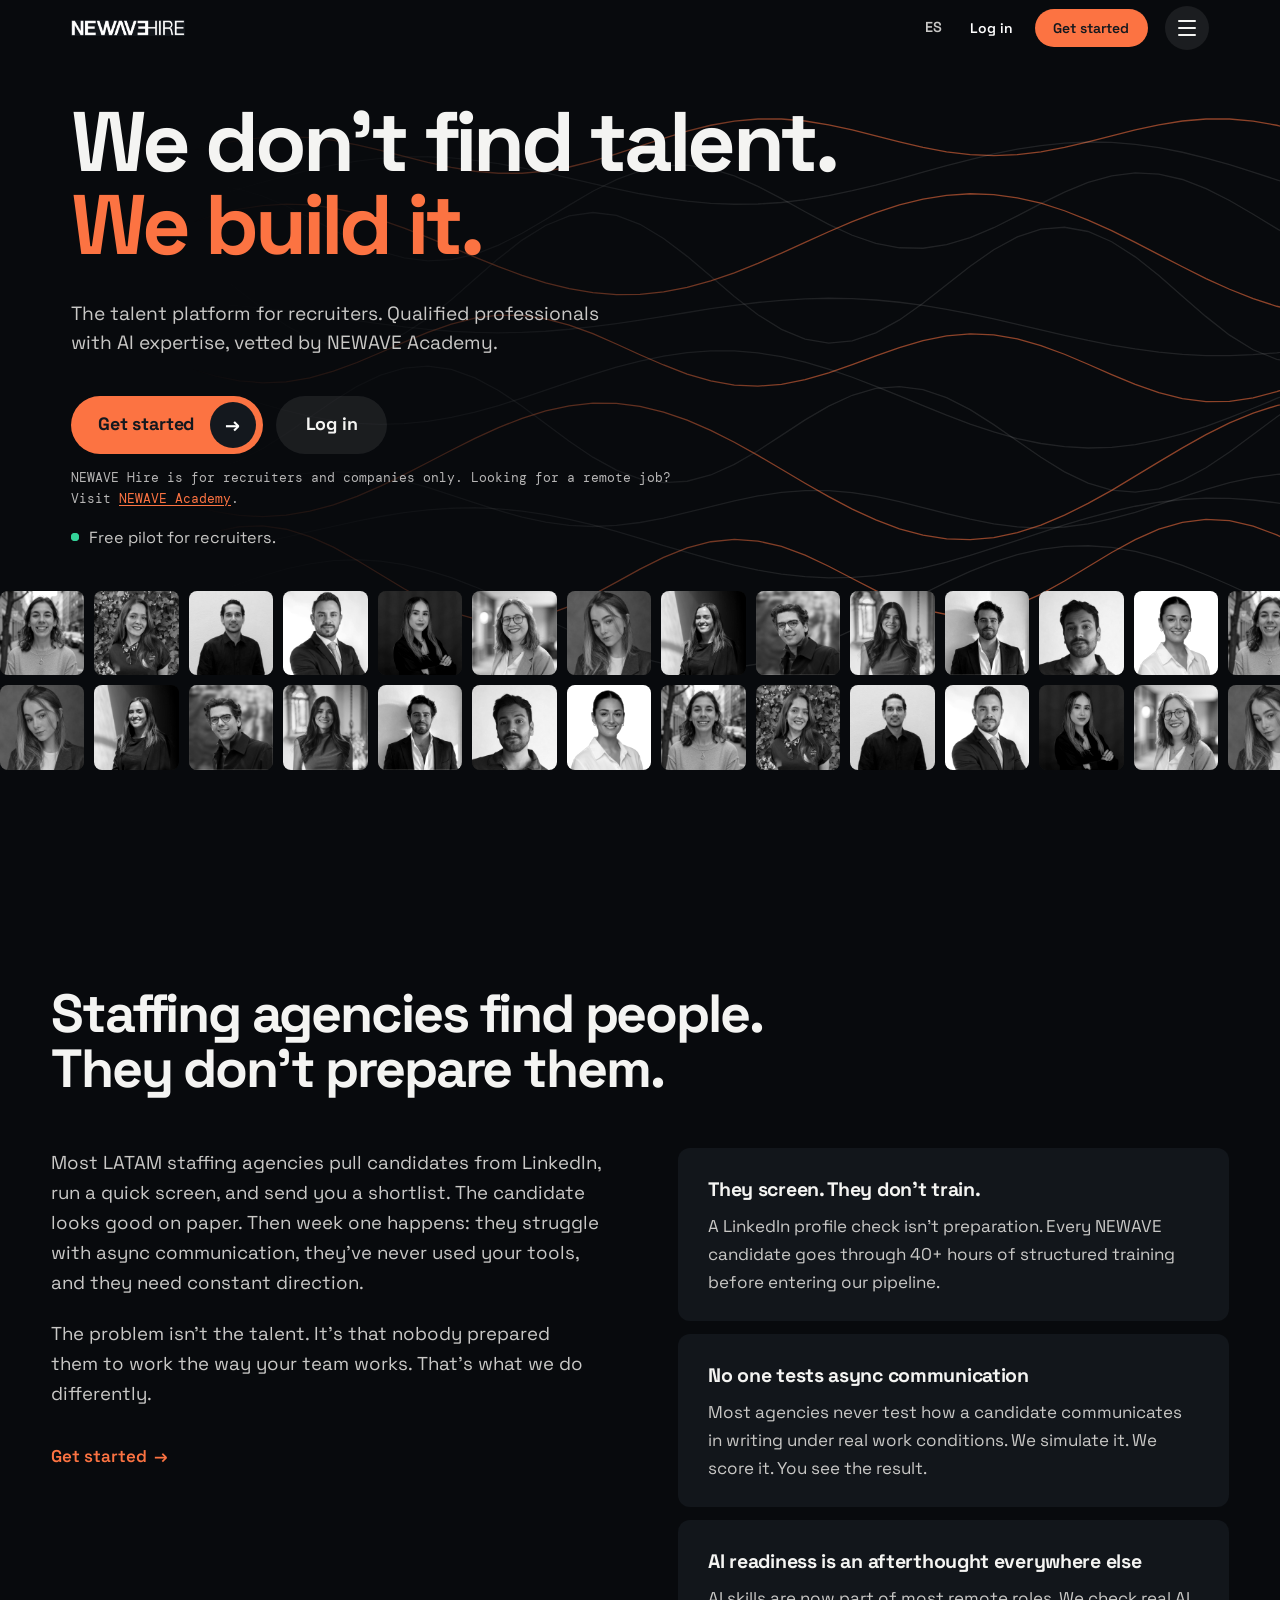
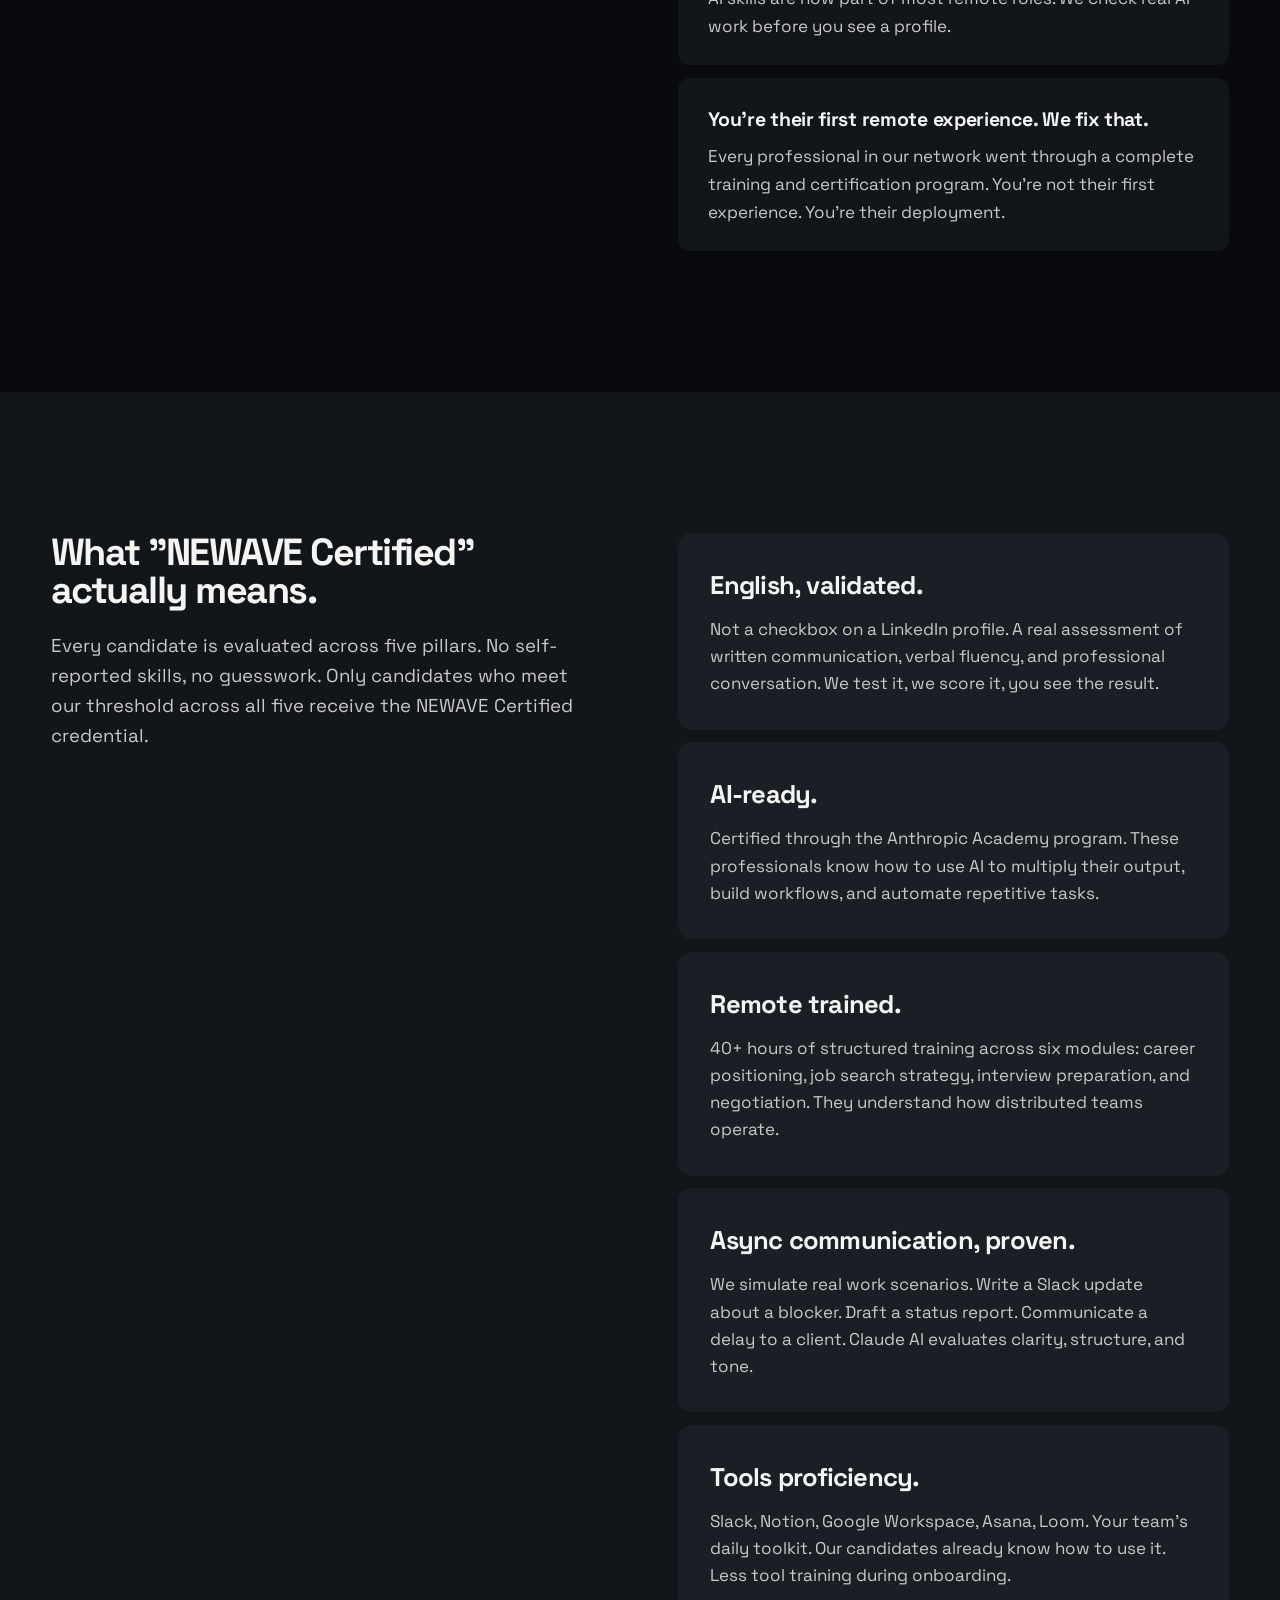
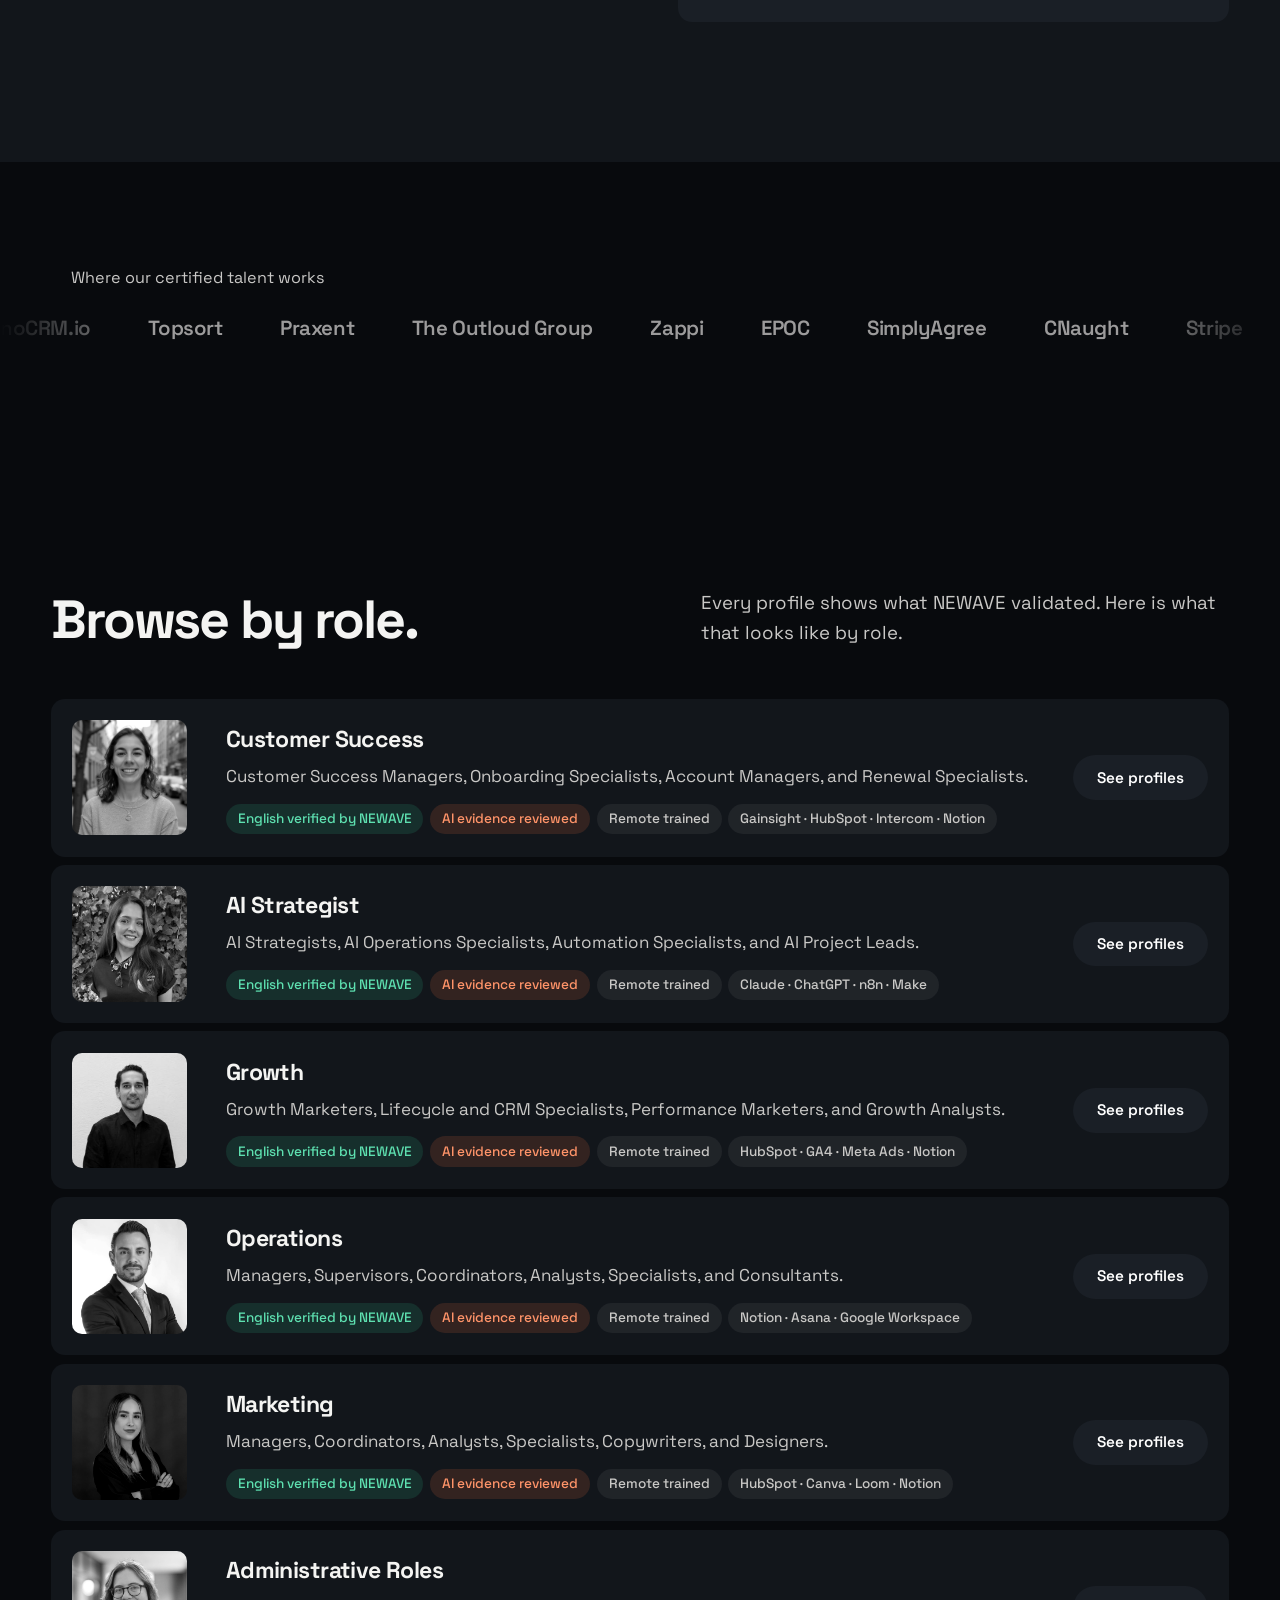
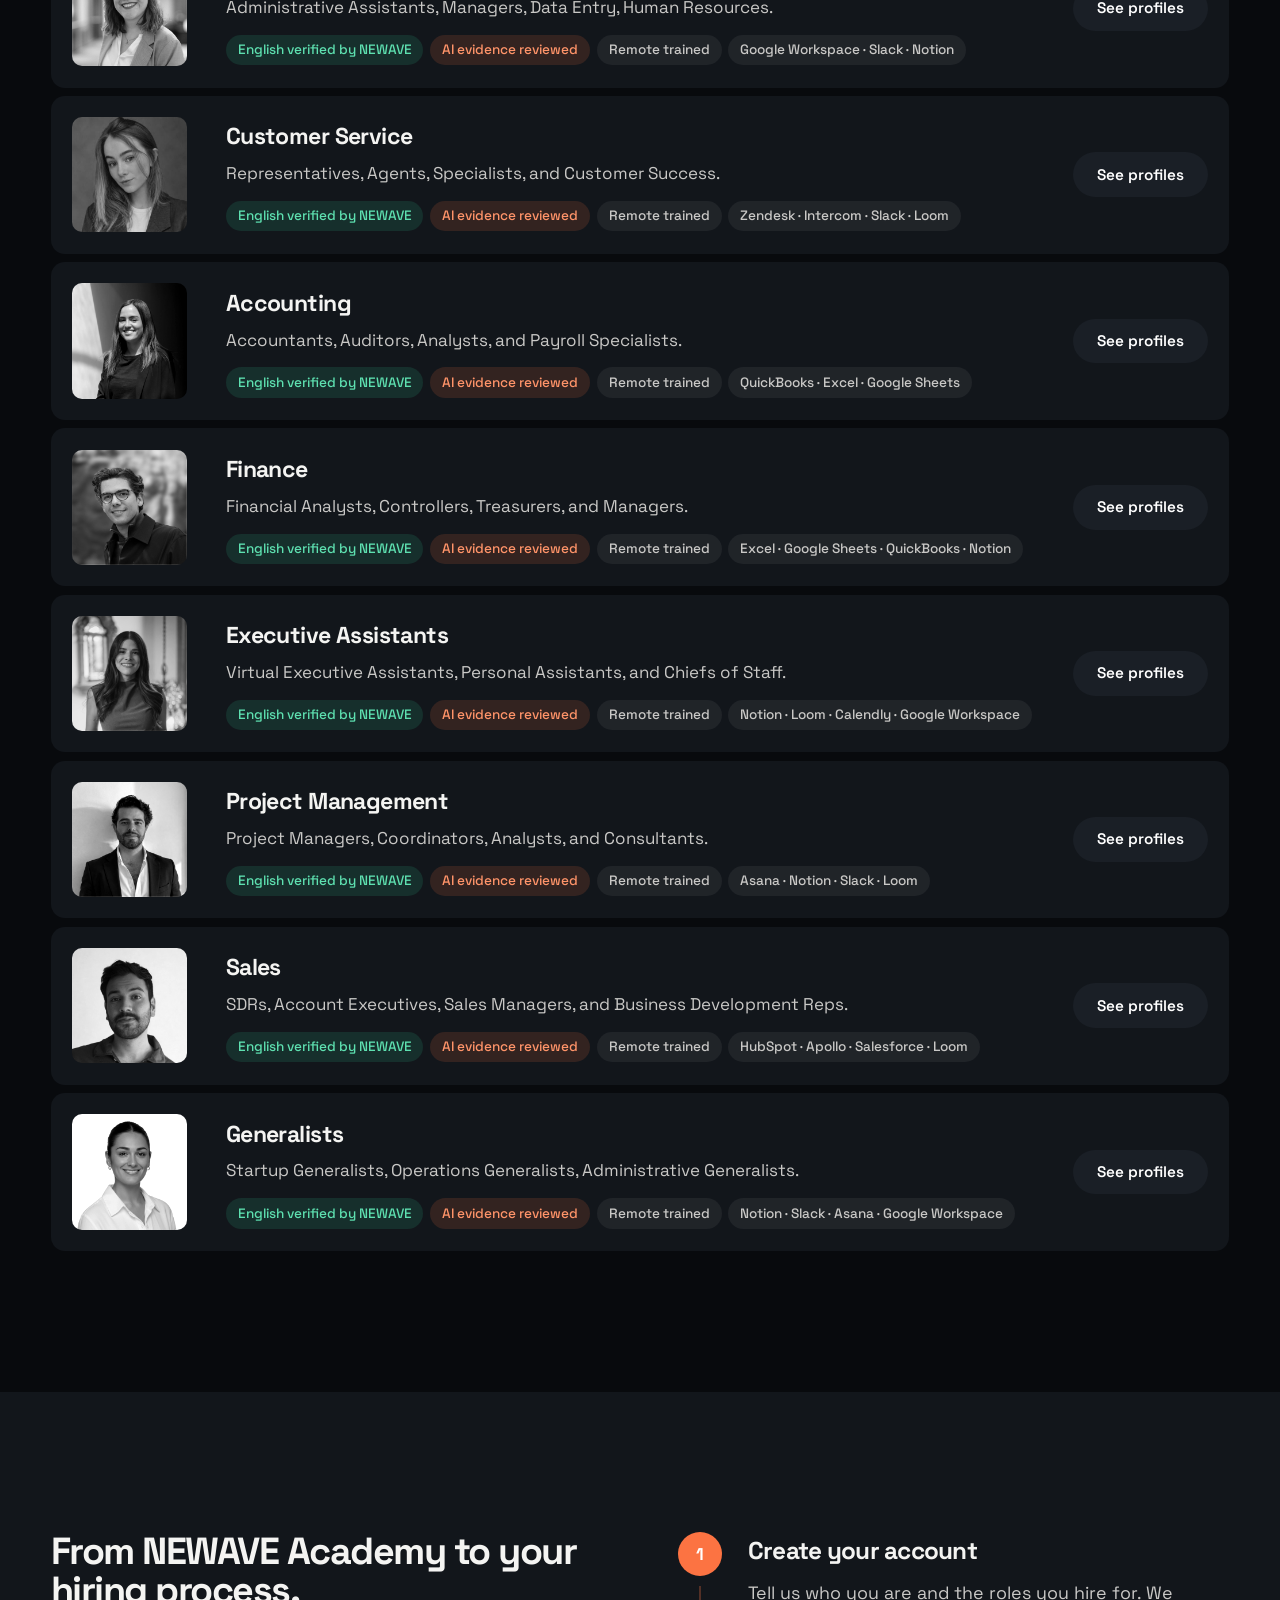
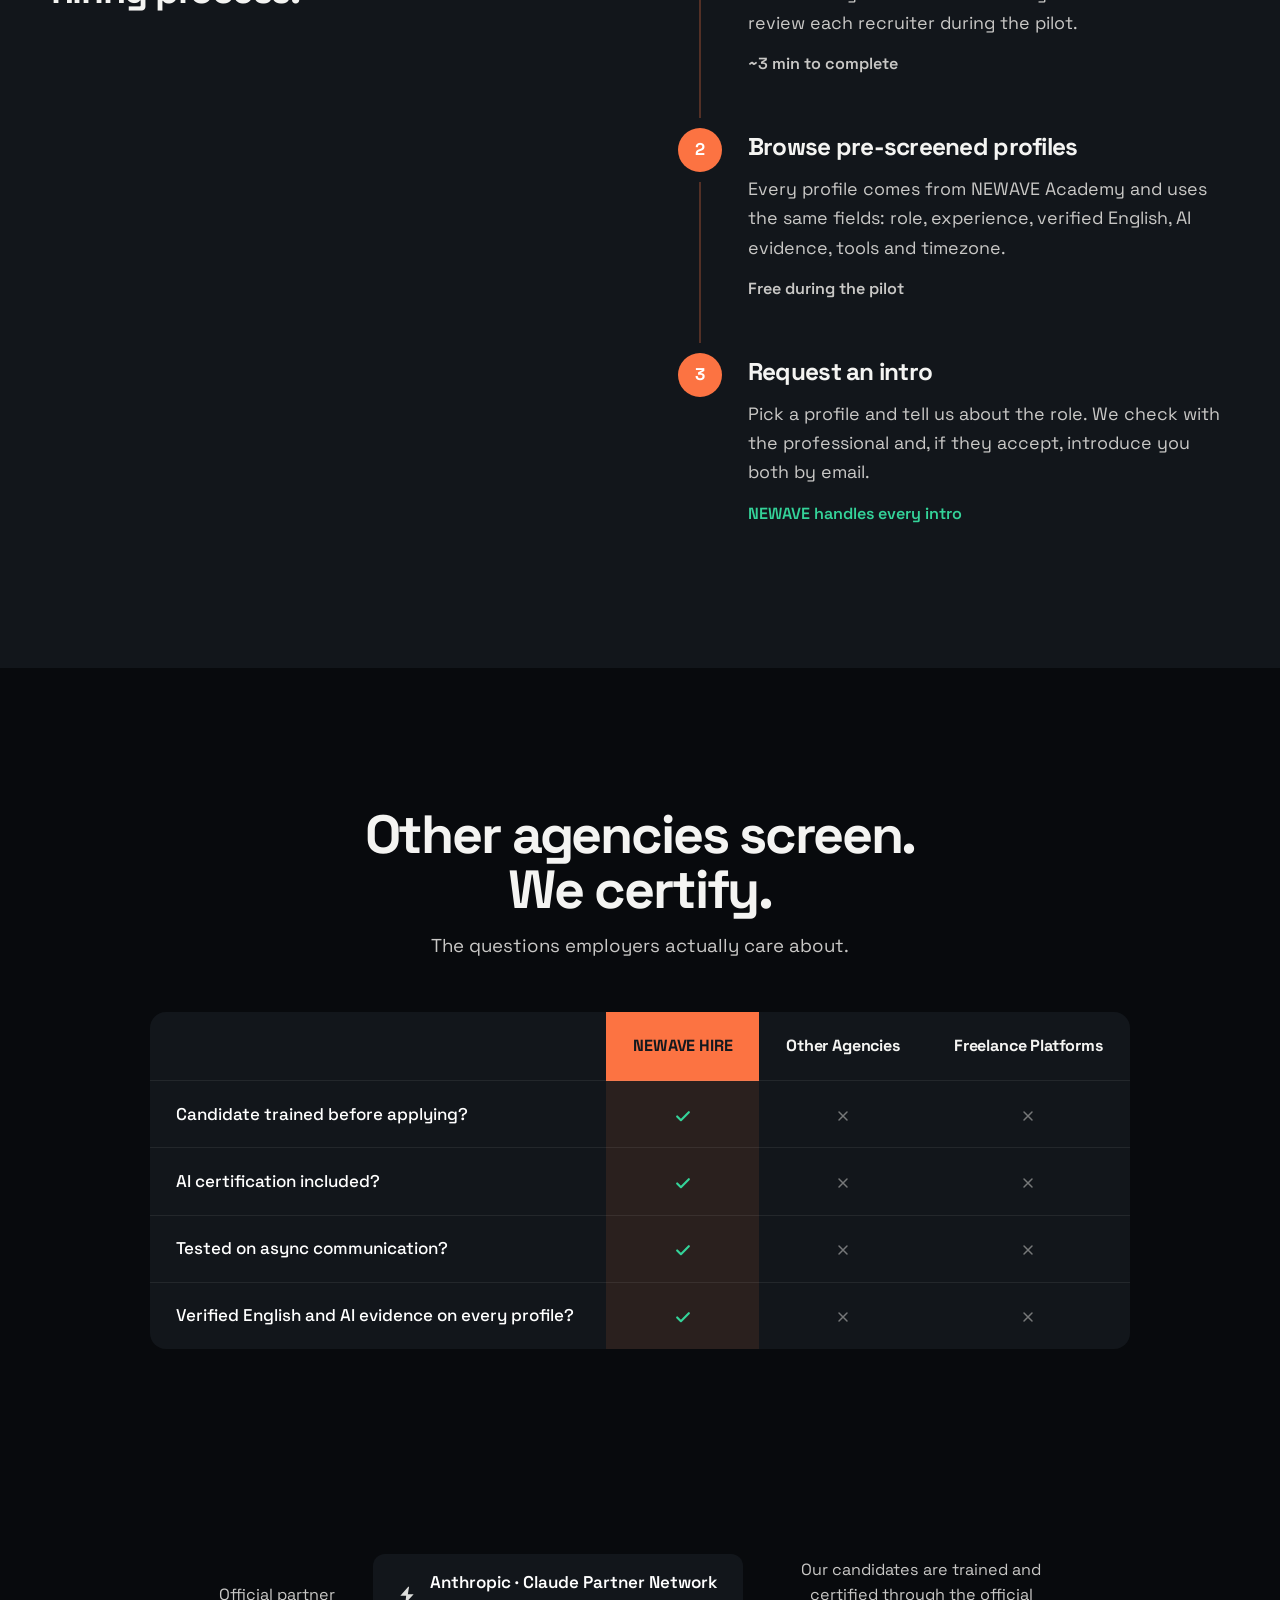
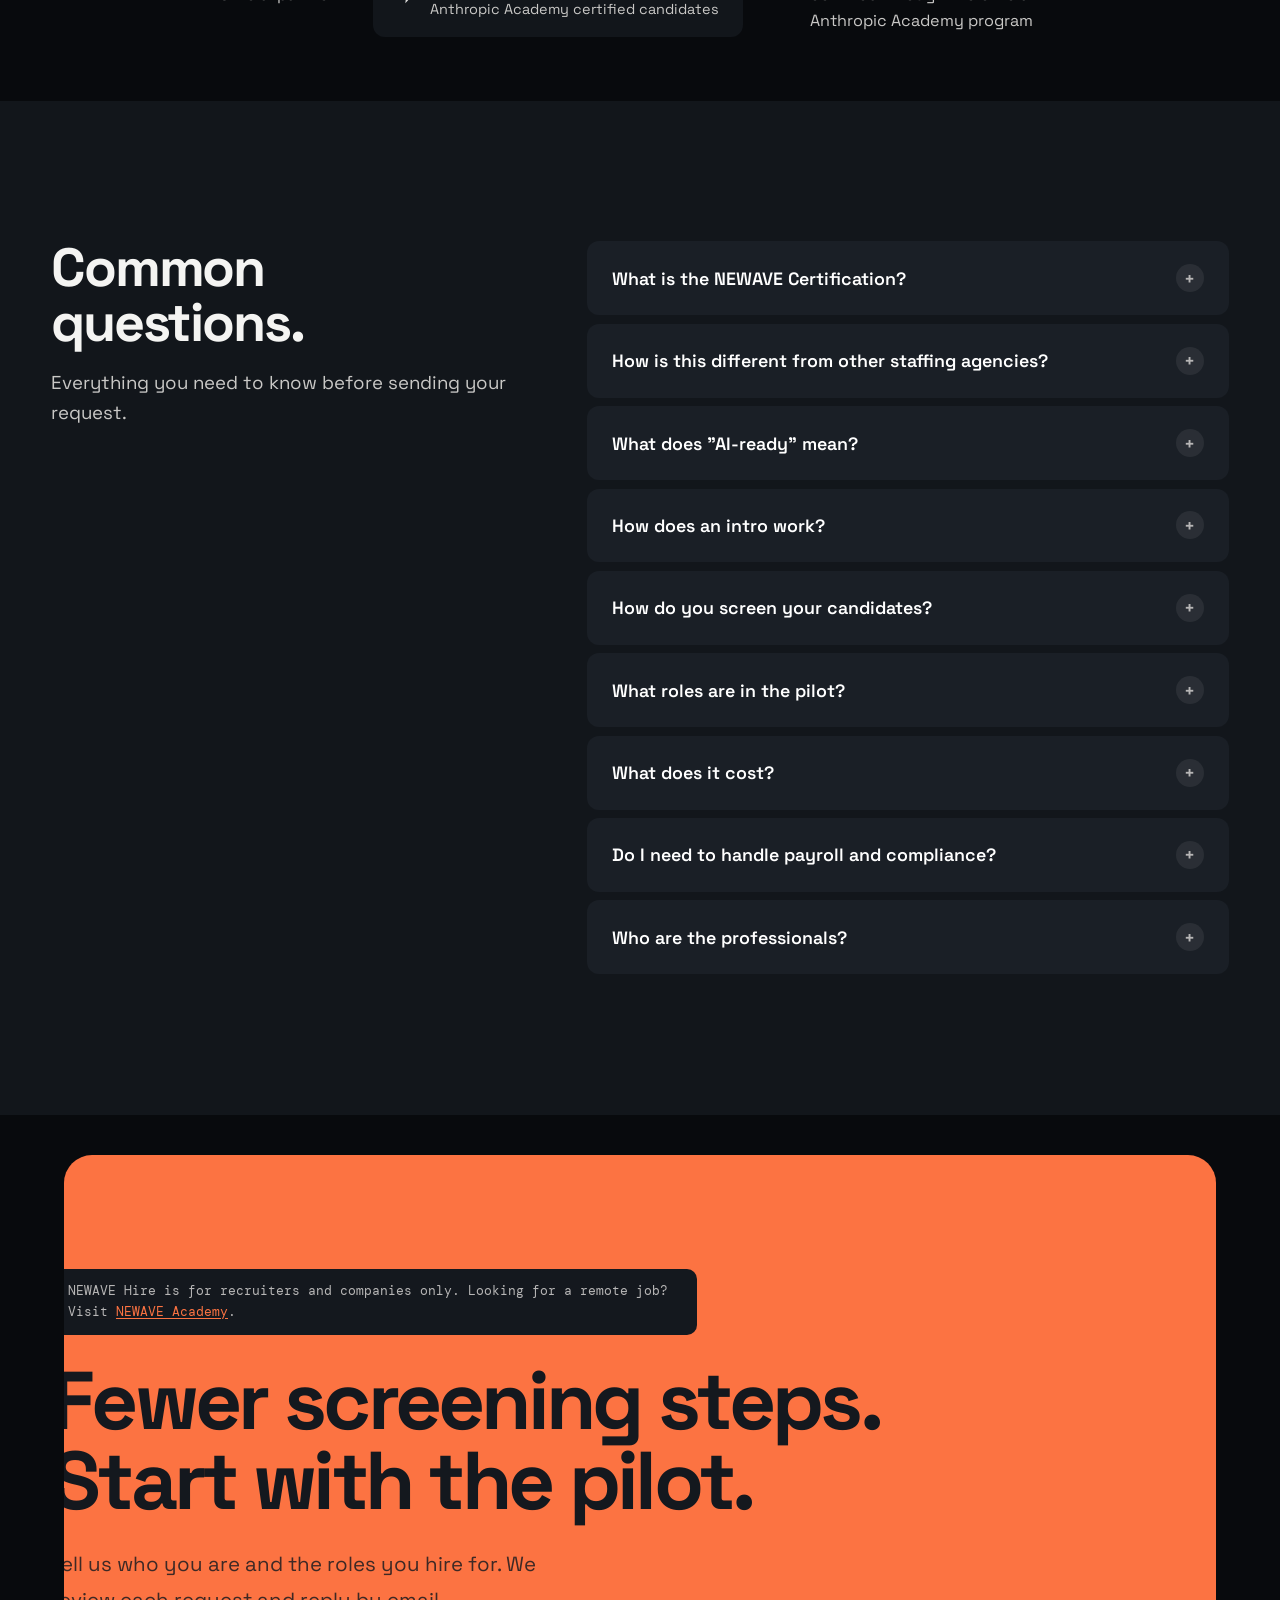
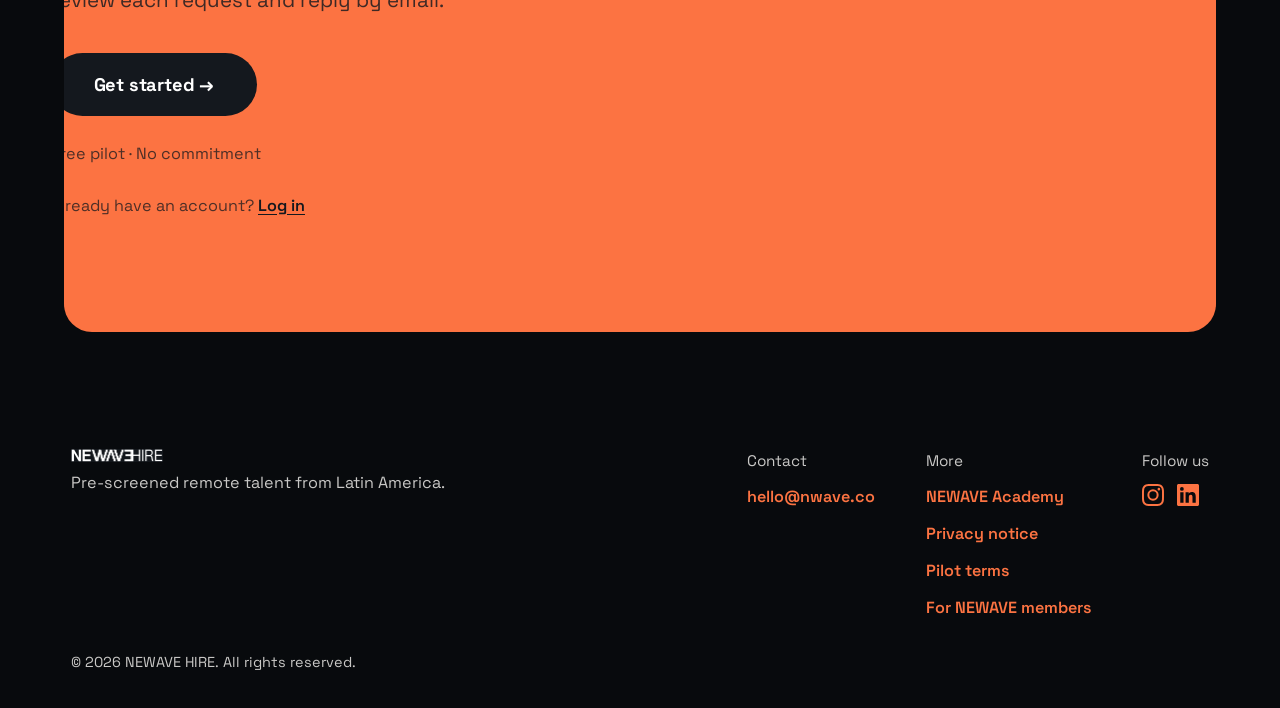
<file: index.html>
<!DOCTYPE html>
<html lang="en">
<head>
  <meta charset="UTF-8" />
  <meta name="viewport" content="width=device-width, initial-scale=1.0" />
  <title>NEWAVE Hire | Qualified Talent for Recruiters</title>
  <meta name="description" content="The talent platform for recruiters. Qualified professionals with AI expertise, vetted by NEWAVE Academy." />
  <link rel="canonical" href="https://newavehire.com/" />
  <link rel="alternate" hreflang="en" href="https://newavehire.com/" />
  <link rel="alternate" hreflang="es" href="https://newavehire.com/index-es.html" />
  <link rel="alternate" hreflang="x-default" href="https://newavehire.com/" />
  <meta property="og:title" content="NEWAVE Hire | Qualified Talent for Recruiters" />
  <meta property="og:description" content="The talent platform for recruiters. Qualified professionals with AI expertise, vetted by NEWAVE Academy." />
  <meta property="og:url" content="https://newavehire.com/" />
  <meta property="og:type" content="website" />
  <!-- TODO-CONFIRM-8: temporary og:image (916x118 logo). Replace with a 1200x630 image when available. -->
  <meta property="og:image" content="https://newavehire.com/images/HIREB1.png" />
  <meta property="og:locale" content="en_US" />
  <meta name="twitter:card" content="summary_large_image" />
  <meta name="twitter:title" content="NEWAVE Hire | Qualified Talent for Recruiters" />
  <meta name="twitter:description" content="The talent platform for recruiters. Qualified professionals with AI expertise, vetted by NEWAVE Academy." />
  <meta name="twitter:image" content="https://newavehire.com/images/HIREB1.png" />
  <link rel="preconnect" href="https://fonts.googleapis.com" />
  <link rel="preconnect" href="https://fonts.gstatic.com" crossorigin />
  <link href="https://fonts.googleapis.com/css2?family=Space+Grotesk:wght@400;500;700&family=DM+Mono:wght@400;500&display=swap" rel="stylesheet" />
  <link rel="icon" href="favicon.ico" sizes="48x48" />
  <link rel="icon" href="images/favicon-hire.svg" type="image/svg+xml" />
  <link rel="icon" href="images/favicon-hire-32.png" sizes="32x32" type="image/png" />
  <link rel="apple-touch-icon" href="images/apple-touch-icon-hire.png" />
  <link rel="stylesheet" href="styles.css" />
  <style>
    .logo-img { }

    /* ── ROLES GRID ── */
    .roles-section {
      padding: var(--section) clamp(1.25rem, 5vw, 2.5rem);
      background: var(--bg); text-align: center;
    }
    .roles-inner { max-width: var(--max-wide); margin: 0 auto; }
    .roles-section h2 {
      font-size: clamp(2rem, 4.5vw, 3.2rem);
      font-weight: 700; letter-spacing: -0.03em; line-height: 1.1;
      margin-bottom: 0.75rem;
    }
    .roles-sub { color: var(--muted); font-size: 1rem; margin-bottom: 3rem; max-width: 500px; margin-left: auto; margin-right: auto; }
    .roles-grid-cards {
      display: grid; grid-template-columns: repeat(3, 1fr); gap: 1px;
      background: var(--border); border: 1px solid var(--border);
      border-radius: var(--r); overflow: hidden; margin-bottom: 2rem;
    }
    .role-card {
      background: var(--bg-3); padding: 2rem 1.75rem; text-align: left;
      transition: background 0.2s;
    }
    .role-card:hover { background: rgba(252,115,66,0.05); }
    .role-card-icon {
      width: 40px; height: 40px;
      background: rgba(252,115,66,0.1); border-radius: 10px;
      display: flex; align-items: center; justify-content: center;
      color: var(--orange); margin-bottom: 1rem;
    }
    .role-card h3 { font-size: 1rem; font-weight: 700; margin-bottom: 0.4rem; }
    .role-card p { font-size: 0.85rem; color: var(--muted); line-height: 1.6; }

    /* ── PAIN SECTION ── */
    .pain-section {
      padding: var(--section) clamp(1.25rem, 5vw, 2.5rem);
      background: var(--bg);
    }
    .pain-section-inner {
      max-width: var(--max-wide); margin: 0 auto;
      display: grid; grid-template-columns: 1fr 1fr; gap: 5rem; align-items: start;
    }
    .pain-left h2 {
      font-size: clamp(2rem, 4vw, 3rem);
      font-weight: 700; letter-spacing: -0.03em; line-height: 1.1;
      margin-bottom: 1rem;
    }
    .pain-left p { color: var(--muted); font-size: 1rem; line-height: 1.75; margin-bottom: 2rem; }
    .pain-right { display: flex; flex-direction: column; gap: 0; }
    .pain-point {
      display: flex; gap: 1.25rem; align-items: flex-start;
      padding: 1.5rem 0; border-bottom: 1px solid var(--border);
    }
    .pain-point:first-child { border-top: 1px solid var(--border); }
    .pain-point-icon {
      width: 28px; height: 28px; border-radius: 50%; flex-shrink: 0;
      background: rgba(255,60,60,0.1); color: #ff4444;
      display: flex; align-items: center; justify-content: center;
      font-size: 0.75rem; font-weight: 700; margin-top: 2px;
    }
    .pain-point h4 { font-size: 0.95rem; font-weight: 700; margin-bottom: 0.35rem; }
    .pain-point p { font-size: 0.875rem; color: var(--muted); line-height: 1.65; margin: 0; }

    @media (max-width: 768px) {
      .pain-section-inner { grid-template-columns: 1fr; gap: 2.5rem; }
      .pain-section { padding: 3.5rem 1.25rem; }
    }

    /* ── TALENT SECTION ── */
    .talent-section {
      padding: var(--section) clamp(1.25rem, 5vw, 2.5rem) calc(var(--section) / 2);
      background: var(--bg-2);
    }
    .talent-inner { max-width: 860px; margin: 0 auto; }
    .talent-header { text-align: center; margin-bottom: 3rem; }
    .talent-header h2 {
      font-size: clamp(2rem, 4.5vw, 3.2rem);
      font-weight: 700; letter-spacing: -0.03em; line-height: 1.1; margin-bottom: 0.75rem;
    }
    .talent-header p { color: var(--muted); font-size: 1rem; max-width: 480px; margin: 0 auto; }

    .talent-list { display: flex; flex-direction: column; }
    .talent-row {
      display: flex; align-items: center; gap: 1.75rem;
      padding: 1.5rem 0; border-bottom: 1px solid var(--border);
      transition: background 0.2s;
    }
    .talent-row:first-child { border-top: 1px solid var(--border); }
    .talent-thumb {
      width: 88px; height: 88px; border-radius: 12px; object-fit: cover;
      flex-shrink: 0; background: var(--bg-3);
      border: 1px solid var(--border);
    }
    .talent-thumb-placeholder {
      width: 88px; height: 88px; border-radius: 12px; flex-shrink: 0;
      background: var(--bg-3); border: 1px solid var(--border);
      display: flex; align-items: center; justify-content: center; color: var(--subtle);
    }
    .talent-text { flex: 1; }
    .talent-text h3 { font-size: 1.1rem; font-weight: 700; margin-bottom: 0.3rem; }
    .talent-text p { font-size: 0.875rem; color: var(--muted); line-height: 1.6; }
    .talent-btn {
      flex-shrink: 0;
      font-size: 0.82rem; font-weight: 600; font-family: var(--sans);
      padding: 0.6rem 1.4rem; border-radius: 980px;
      border: 1px solid var(--border); color: var(--white); background: transparent;
      cursor: pointer; transition: border-color 0.2s, background 0.2s;
      text-decoration: none;
    }
    .talent-btn:hover { border-color: var(--orange); color: var(--orange); }

    /* ── TIMELINE ── */
    .timeline-section {
      padding: var(--section) clamp(1.25rem, 5vw, 2.5rem);
      background: var(--bg-2);
    }
    .timeline-inner { max-width: var(--max-wide); margin: 0 auto; }
    .timeline-header { text-align: center; margin-bottom: 3.5rem; }
    .timeline-header h2 {
      font-size: clamp(2rem, 4.5vw, 3.2rem);
      font-weight: 700; letter-spacing: -0.03em; line-height: 1.1; margin-bottom: 0.75rem;
    }
    .timeline-header p { color: var(--muted); font-size: 1rem; }

    .timeline-chart { position: relative; }
    .tl-axis, .tl-row, .tl-bottom-axis {
      display: flex; align-items: center; gap: 2rem;
    }
    .tl-label-col {
      width: 160px; flex-shrink: 0; display: flex; align-items: center;
    }
    .tl-bars-col { flex: 1; position: relative; }
    .tl-logo { height: 20px; width: auto; }
    .tl-logo-mobile { display: none; }
    .tl-logo-full { display: block; }
    .tl-label-text { font-size: 1rem; font-weight: 600; color: var(--muted); }

    .tl-days {
      display: flex; justify-content: space-between;
      font-family: var(--mono); font-size: 0.68rem; color: var(--subtle);
      padding-bottom: 0.5rem;
    }
    .tl-grid {
      position: absolute; top: 0; left: 0; right: 0; bottom: 0;
      display: flex; justify-content: space-between; pointer-events: none;
    }
    .tl-gridline {
      width: 1px; background: var(--border); height: 100%;
    }

    .tl-row { padding: 1.5rem 0; border-top: 1px solid var(--border); }
    .tl-bar-track {
      position: relative; height: 40px;
      background: rgba(255,255,255,0.03); border-radius: 6px;
    }
    .tl-bar {
      position: absolute; left: 0; top: 0; height: 100%;
      border-radius: 6px; transition: width 1s cubic-bezier(0.16,1,0.3,1);
    }
    .tl-bar-hire { background: var(--orange); opacity: 0.9; }
    .tl-bar-inhouse { background: rgba(183,182,182,0.2); }

    .tl-dot {
      position: absolute; top: 50%; transform: translate(-50%, -50%);
      width: 16px; height: 16px; border-radius: 50%;
      display: flex; align-items: center; justify-content: center;
    }
    .tl-dot-hire { background: var(--orange); box-shadow: 0 0 0 4px rgba(252,115,66,0.2); }
    .tl-dot-inhouse { background: var(--muted); box-shadow: 0 0 0 4px rgba(183,182,182,0.15); }

    .tl-tooltip {
      position: absolute; left: 50%; transform: translateX(-50%);
      background: var(--bg-3); border: 1px solid var(--border);
      color: var(--white); font-size: 0.72rem; font-weight: 600;
      white-space: nowrap; padding: 0.35rem 0.75rem; border-radius: 6px;
    }
    .tl-tooltip-top { bottom: calc(100% + 10px); }
    .tl-tooltip-bottom { top: calc(100% + 10px); }
    .tl-tooltip-top::after {
      content: ''; position: absolute; top: 100%; left: 50%; transform: translateX(-50%);
      border: 5px solid transparent; border-top-color: var(--border);
    }
    .tl-tooltip-bottom::before {
      content: ''; position: absolute; bottom: 100%; left: 50%; transform: translateX(-50%);
      border: 5px solid transparent; border-bottom-color: var(--border);
    }

    .tl-bottom-axis { padding-top: 0.5rem; border-top: 1px solid var(--border); }
    .tl-days-bottom { padding-top: 0.5rem; padding-bottom: 0; }
    .tl-footnote {
      font-family: var(--mono); font-size: 0.68rem; color: var(--subtle);
      text-align: center; margin-top: 2rem; line-height: 1.7; max-width: 560px;
      margin-left: auto; margin-right: auto;
    }

    @media (max-width: 768px) {
      .tl-label-col { width: 76px; }
      .tl-logo-full { display: none; }
      .tl-logo-mobile { display: block; font-size: 0.78rem; font-weight: 700; color: var(--white); letter-spacing: 0.02em; }
      .tl-label-text { font-size: 0.78rem; }
      .tl-axis, .tl-row, .tl-bottom-axis { gap: 0.75rem; }
      .tl-days { font-size: 0.6rem; }
      .tl-bar-track { height: 28px; }
      .timeline-section { padding: 3.5rem 1.25rem; }
      /* hide middle day labels — keep only Day 1 and last */
      .tl-days span:not(:first-child):not(:last-child) { display: none; }
    }

    /* ── COMPARISON ── */
    .comparison-section {
      padding: var(--section) clamp(1.25rem, 5vw, 2.5rem);
      background: var(--bg); text-align: center;
    }
    .comparison-inner { max-width: 900px; margin: 0 auto; }
    .comparison-section h2 {
      font-size: clamp(2rem, 4.5vw, 3.2rem);
      font-weight: 700; letter-spacing: -0.03em; line-height: 1.1; margin-bottom: 0.75rem;
    }
    .comparison-sub { color: var(--muted); font-size: 1rem; margin-bottom: 3rem; }
    .comparison-table {
      width: 100%; border-collapse: collapse;
      border: 1px solid var(--border); border-radius: var(--r); overflow: hidden;
    }
    .comparison-table th {
      padding: 1.1rem 1.5rem; font-size: 0.82rem; font-weight: 700;
      letter-spacing: -0.01em; text-align: center;
      border-bottom: 1px solid var(--border);
    }
    .comparison-table th:first-child { text-align: left; color: var(--muted); font-weight: 500; }
    .comparison-table th.col-hire {
      background: rgba(252,115,66,0.08); color: var(--orange);
      border-left: 1px solid rgba(252,115,66,0.2);
      border-right: 1px solid rgba(252,115,66,0.2);
    }
    .comparison-table td {
      padding: 1rem 1.5rem; font-size: 0.9rem;
      border-bottom: 1px solid var(--border); text-align: center;
      color: var(--muted);
    }
    .comparison-table td:first-child { text-align: left; color: var(--white); font-weight: 500; }
    .comparison-table td.col-hire {
      background: rgba(252,115,66,0.04);
      border-left: 1px solid rgba(252,115,66,0.2);
      border-right: 1px solid rgba(252,115,66,0.2);
      color: var(--white);
    }
    .comparison-table tr:last-child td { border-bottom: none; }
    .check-yes { color: #34d399; font-size: 1.1rem; }
    .check-no  { color: var(--subtle); font-size: 1.1rem; }

    /* ── HOW IT WORKS ── */
    .how-section-dark {
      padding: calc(var(--section) / 2) clamp(1.25rem, 5vw, 2.5rem) var(--section);
      background: var(--bg-2);
    }
    .how-section-dark .how-inner { max-width: 560px; margin: 0 auto; }
    .how-section-dark h2 {
      font-size: clamp(2rem, 4.5vw, 3rem);
      font-weight: 700; letter-spacing: -0.03em; line-height: 1.1; margin-bottom: 0.6rem;
    }
    .how-section-dark .how-sub {
      font-family: var(--mono); font-size: 0.75rem;
      color: var(--subtle); margin-bottom: 3rem; letter-spacing: 0.06em;
    }

    /* ── FAQ ── */
    .faq-section {
      padding: var(--section) clamp(1.25rem, 5vw, 2.5rem);
      background: var(--bg);
    }
    .faq-inner { max-width: 680px; margin: 0 auto; }
    .faq-header { text-align: center; margin-bottom: 3rem; }
    .faq-header h2 {
      font-size: clamp(2rem, 4.5vw, 3rem);
      font-weight: 700; letter-spacing: -0.03em; line-height: 1.1; margin-bottom: 0.75rem;
    }
    .faq-header p { color: var(--muted); font-size: 1rem; }
    .faq-list { display: flex; flex-direction: column; }
    .faq-item {
      border-bottom: 1px solid var(--border);
      padding: 0;
    }
    .faq-item:first-child { border-top: 1px solid var(--border); }
    .faq-q {
      width: 100%; background: none; border: none; color: var(--white);
      font-family: var(--sans); font-size: 1rem; font-weight: 600;
      text-align: left; padding: 1.35rem 0; cursor: pointer;
      display: flex; justify-content: space-between; align-items: center; gap: 1rem;
      transition: color 0.2s;
    }
    .faq-q:hover { color: var(--orange); }
    .faq-icon {
      width: 22px; height: 22px; flex-shrink: 0;
      border: 1px solid var(--border); border-radius: 50%;
      display: flex; align-items: center; justify-content: center;
      font-size: 0.9rem; color: var(--muted); transition: transform 0.25s, border-color 0.25s;
    }
    .faq-item.open .faq-icon { transform: rotate(45deg); border-color: var(--orange); color: var(--orange); }
    .faq-a {
      font-size: 0.95rem; color: var(--muted); line-height: 1.75;
      max-height: 0; overflow: hidden; transition: max-height 0.35s ease, padding 0.25s ease;
    }
    .faq-item.open .faq-a { max-height: 300px; padding-bottom: 1.35rem; }

    /* ── CERTIFICATION SECTION ── */
    .cert-section {
      padding: var(--section) clamp(1.25rem, 5vw, 2.5rem);
      background: var(--bg);
    }
    .cert-inner { max-width: var(--max-wide); margin: 0 auto; }
    .cert-header { text-align: center; margin-bottom: 3.5rem; }
    .cert-header h2 { font-size: clamp(2rem, 4.5vw, 3.2rem); font-weight: 700; letter-spacing: -0.03em; line-height: 1.1; margin-bottom: 0.75rem; }
    .cert-header p { color: var(--muted); font-size: 1rem; max-width: 580px; margin: 0 auto; }
    .cert-pillars {
      display: grid; grid-template-columns: repeat(5, 1fr); gap: 1px;
      background: var(--border); border: 1px solid var(--border);
      border-radius: var(--r); overflow: hidden;
    }
    .cert-pillar { background: var(--bg-2); padding: 2rem 1.5rem; text-align: left; transition: background 0.2s; }
    .cert-pillar:hover { background: rgba(252,115,66,0.05); }
    .cert-pillar-num {
      font-family: var(--mono); font-size: 0.65rem; letter-spacing: 0.12em;
      color: var(--orange); margin-bottom: 1rem; display: block;
    }
    .cert-pillar h3 { font-size: 1rem; font-weight: 700; margin-bottom: 0.5rem; }
    .cert-pillar p { font-size: 0.82rem; color: var(--muted); line-height: 1.6; }

    /* ── CERT BADGES ── */
    .cert-badges { display: flex; flex-wrap: wrap; gap: 0.35rem; margin-top: 0.6rem; }
    .cert-badge {
      font-family: var(--mono); font-size: 0.62rem; letter-spacing: 0.05em;
      padding: 0.18rem 0.55rem; border-radius: 980px;
      border: 1px solid var(--border); color: var(--subtle);
    }
    .cert-badge-en { border-color: rgba(52,211,153,0.35); color: #34d399; }
    .cert-badge-ai { border-color: rgba(252,115,66,0.35); color: var(--orange); }

    /* ── ANTHROPIC PARTNER ── */
    .partner-section {
      padding: 2.5rem clamp(1.25rem, 5vw, 2.5rem);
      background: var(--bg-2);
      border-top: 1px solid var(--border);
      border-bottom: 1px solid var(--border);
    }
    .partner-inner {
      max-width: var(--max-wide); margin: 0 auto;
      display: flex; align-items: center; justify-content: center;
      gap: 2rem; flex-wrap: wrap;
    }
    .partner-label { font-family: var(--mono); font-size: 0.65rem; letter-spacing: 0.12em; color: var(--subtle); text-transform: uppercase; }
    .partner-divider { width: 1px; height: 24px; background: var(--border); }
    .partner-badge {
      display: flex; align-items: center; gap: 0.75rem;
      padding: 0.6rem 1.25rem; border-radius: var(--r-sm);
      border: 1px solid var(--border); background: var(--bg-3);
      transition: border-color 0.2s;
    }
    .partner-badge:hover { border-color: rgba(255,255,255,0.2); }
    .partner-badge-text { font-size: 0.82rem; font-weight: 600; color: var(--white); }
    .partner-badge-sub { font-family: var(--mono); font-size: 0.6rem; color: var(--subtle); display: block; margin-top: 0.1rem; }

    /* ── RESPONSIVE ── */
    @media (max-width: 1024px) {
      .talent-grid { grid-template-columns: repeat(3, 1fr); }
    }
    @media (max-width: 768px) {
      .roles-grid-cards { grid-template-columns: 1fr 1fr; }
      .talent-grid { grid-template-columns: repeat(2, 1fr); }
      .comparison-table { min-width: 560px; }
      .hero h1 { font-size: 5.5vw !important; }
      h1 span { white-space: nowrap; }
      .comparison-table th, .comparison-table td { padding: 0.8rem 0.65rem; font-size: 0.8rem; }
      .faq-section { padding: 3.5rem 1.25rem; }
      .how-section-dark { padding: 3.5rem 1.25rem; }
      .roles-section { padding: 3.5rem 1.25rem; }
      .talent-section { padding: 3.5rem 1.25rem; }
      .talent-btn { display: none; }
      .talent-thumb-placeholder, .talent-thumb { width: 60px; height: 60px; border-radius: 10px; }
      .talent-row { gap: 1rem; padding: 1.25rem 0; }
      .talent-text h3 { font-size: 0.95rem; }
      .talent-text p { font-size: 0.8rem; }
      .comparison-section { padding: 3.5rem 1.25rem; }
      .roles-section h2 { font-size: 1.75rem; }
      .faq-q { font-size: 0.95rem; }
    }
    @media (max-width: 768px) {
      .cert-pillars { grid-template-columns: 1fr 1fr; }
      .cert-pillar:last-child { grid-column: 1 / -1; }
      .cert-section { padding: 3.5rem 1.25rem; }
      .partner-inner { gap: 1rem; flex-direction: column; text-align: center; }
      .partner-divider { width: 40px; height: 1px; }
    }
    @media (max-width: 480px) {
      .roles-grid-cards { grid-template-columns: 1fr; }
      .talent-grid { grid-template-columns: repeat(2, 1fr); }
      .cert-pillars { grid-template-columns: 1fr; }
      .cert-pillar:last-child { grid-column: auto; }
    }

    .nav-login { font-size: 0.82rem; font-weight: 600; color: var(--white); padding: 0.45rem 0.5rem; transition: opacity 0.2s; }
    .nav-login:hover { opacity: 0.7; }
    .nav-login, .nav-right .nav-cta { white-space: nowrap; }
    @media (max-width: 480px) { .nav-login { display: none; } }
  </style>
  <link rel="stylesheet" href="landing.css" />
  <noscript><style>[data-animate]{opacity:1 !important;transform:none !important}</style></noscript>
</head>
<body>

  <!-- NAV -->
  <nav class="nav">
    <a href="/" class="logo">
      <img src="images/nwhirelogofooter.png" alt="NEWAVƎ HIRE" class="logo-img" width="1476" height="208" />
    </a>
    <div class="nav-right">
      <a href="index-es.html" class="lang-toggle">ES</a>
      <!-- TODO-CONFIRM-9: URL de inicio de sesión de la app. /login/ es temporal y hoy no existe. -->
      <a href="/login/" class="nav-login">Log in</a>
      <a href="/start/" class="nav-cta">Get started</a>
      <button type="button" class="menu-btn" aria-expanded="false" aria-controls="site-menu" aria-label="Menu" data-close-label="Close menu"><span></span><span></span><span></span></button>
    </div>
  </nav>

  <!-- MENÚ -->
  <div class="menu-panel" id="site-menu" aria-hidden="true">
    <nav class="menu-inner" aria-label="Menu">
      <ul class="menu-links">
        <li><a href="#certification">Certification<span aria-hidden="true">→</span></a></li>
        <li><a href="#roles">Roles<span aria-hidden="true">→</span></a></li>
        <li><a href="#how">How it works<span aria-hidden="true">→</span></a></li>
        <li><a href="#comparison">Comparison<span aria-hidden="true">→</span></a></li>
        <li><a href="#faq">FAQ<span aria-hidden="true">→</span></a></li>
      </ul>
      <div class="menu-actions">
        <a href="/start/" class="hero-btn hero-btn-main">Get started<span class="hero-btn-arrow" aria-hidden="true">→</span></a>
        <a href="/login/" class="hero-btn hero-btn-alt">Log in</a>
      </div>
    </nav>
  </div>
  <div class="menu-backdrop" aria-hidden="true"></div>

  <!-- HERO -->
  <section class="hero">
    <svg class="hero-waves" aria-hidden="true" focusable="false" viewBox="0 0 1200 560" preserveAspectRatio="xMidYMid slice"><g class="waves-a"><path class="w-o" d="M0,90.0 L20,96.6 L40,102.7 L60,107.7 L80,111.2 L100,113.0 L120,113.0 L140,111.3 L160,108.0 L180,103.7 L200,98.7 L220,93.6 L240,88.9 L260,85.2 L280,82.8 L300,82.0 L320,82.8 L340,85.2 L360,88.9 L380,93.6 L400,98.7 L420,103.7 L440,108.0 L460,111.3 L480,113.0 L500,113.0 L520,111.2 L540,107.7 L560,102.7 L580,96.6 L600,90.0 L620,83.4 L640,77.3 L660,72.3 L680,68.8 L700,67.0 L720,67.0 L740,68.7 L760,72.0 L780,76.3 L800,81.3 L820,86.4 L840,91.1 L860,94.8 L880,97.2 L900,98.0 L920,97.2 L940,94.8 L960,91.1 L980,86.4 L1000,81.3 L1020,76.3 L1040,72.0 L1060,68.7 L1080,67.0 L1100,67.0 L1120,68.8 L1140,72.3 L1160,77.3 L1180,83.4 L1200,90.0 L1220,96.6 L1240,102.7 L1260,107.7 L1280,111.2 L1300,113.0 L1320,113.0 L1340,111.3 L1360,108.0 L1380,103.7 L1400,98.7 L1420,93.6 L1440,88.9 L1460,85.2 L1480,82.8 L1500,82.0 L1520,82.8 L1540,85.2 L1560,88.9 L1580,93.6 L1600,98.7 L1620,103.7 L1640,108.0 L1660,111.3 L1680,113.0 L1700,113.0 L1720,111.2 L1740,107.7 L1760,102.7 L1780,96.6 L1800,90.0 L1820,83.4 L1840,77.3 L1860,72.3 L1880,68.8 L1900,67.0 L1920,67.0 L1940,68.7 L1960,72.0 L1980,76.3 L2000,81.3 L2020,86.4 L2040,91.1 L2060,94.8 L2080,97.2 L2100,98.0 L2120,97.2 L2140,94.8 L2160,91.1 L2180,86.4 L2200,81.3 L2220,76.3 L2240,72.0 L2260,68.7 L2280,67.0 L2300,67.0 L2320,68.8 L2340,72.3 L2360,77.3 L2380,83.4 L2400,90.0"/><path class="w-w" d="M0,189.0 L20,193.2 L40,193.9 L60,190.9 L80,184.7 L100,175.9 L120,165.5 L140,154.3 L160,143.6 L180,134.4 L200,127.6 L220,123.8 L240,123.4 L260,126.4 L280,132.4 L300,140.8 L320,150.8 L340,161.2 L360,171.0 L380,179.2 L400,184.8 L420,187.3 L440,186.2 L460,181.7 L480,174.0 L500,163.9 L520,152.2 L540,140.0 L560,128.3 L580,118.4 L600,111.0 L620,106.8 L640,106.1 L660,109.1 L680,115.3 L700,124.1 L720,134.5 L740,145.7 L760,156.4 L780,165.6 L800,172.4 L820,176.2 L840,176.6 L860,173.6 L880,167.6 L900,159.2 L920,149.2 L940,138.8 L960,129.0 L980,120.8 L1000,115.2 L1020,112.7 L1040,113.8 L1060,118.3 L1080,126.0 L1100,136.1 L1120,147.8 L1140,160.0 L1160,171.7 L1180,181.6 L1200,189.0 L1220,193.2 L1240,193.9 L1260,190.9 L1280,184.7 L1300,175.9 L1320,165.5 L1340,154.3 L1360,143.6 L1380,134.4 L1400,127.6 L1420,123.8 L1440,123.4 L1460,126.4 L1480,132.4 L1500,140.8 L1520,150.8 L1540,161.2 L1560,171.0 L1580,179.2 L1600,184.8 L1620,187.3 L1640,186.2 L1660,181.7 L1680,174.0 L1700,163.9 L1720,152.2 L1740,140.0 L1760,128.3 L1780,118.4 L1800,111.0 L1820,106.8 L1840,106.1 L1860,109.1 L1880,115.3 L1900,124.1 L1920,134.5 L1940,145.7 L1960,156.4 L1980,165.6 L2000,172.4 L2020,176.2 L2040,176.6 L2060,173.6 L2080,167.6 L2100,159.2 L2120,149.2 L2140,138.8 L2160,129.0 L2180,120.8 L2200,115.2 L2220,112.7 L2240,113.8 L2260,118.3 L2280,126.0 L2300,136.1 L2320,147.8 L2340,160.0 L2360,171.7 L2380,181.6 L2400,189.0"/><path class="w-w" d="M0,263.7 L20,251.7 L40,236.5 L60,219.6 L80,202.5 L100,187.0 L120,174.6 L140,166.3 L160,162.9 L180,164.8 L200,171.6 L220,182.6 L240,196.7 L260,212.4 L280,228.1 L300,242.1 L320,253.0 L340,259.6 L360,261.2 L380,257.6 L400,248.9 L420,236.1 L440,220.2 L460,202.7 L480,185.4 L500,169.7 L520,157.3 L540,149.2 L560,146.3 L580,148.7 L600,156.3 L620,168.3 L640,183.5 L660,200.4 L680,217.5 L700,233.0 L720,245.4 L740,253.7 L760,257.1 L780,255.2 L800,248.4 L820,237.4 L840,223.3 L860,207.6 L880,191.9 L900,177.9 L920,167.0 L940,160.4 L960,158.8 L980,162.4 L1000,171.1 L1020,183.9 L1040,199.8 L1060,217.3 L1080,234.6 L1100,250.3 L1120,262.7 L1140,270.8 L1160,273.7 L1180,271.3 L1200,263.7 L1220,251.7 L1240,236.5 L1260,219.6 L1280,202.5 L1300,187.0 L1320,174.6 L1340,166.3 L1360,162.9 L1380,164.8 L1400,171.6 L1420,182.6 L1440,196.7 L1460,212.4 L1480,228.1 L1500,242.1 L1520,253.0 L1540,259.6 L1560,261.2 L1580,257.6 L1600,248.9 L1620,236.1 L1640,220.2 L1660,202.7 L1680,185.4 L1700,169.7 L1720,157.3 L1740,149.2 L1760,146.3 L1780,148.7 L1800,156.3 L1820,168.3 L1840,183.5 L1860,200.4 L1880,217.5 L1900,233.0 L1920,245.4 L1940,253.7 L1960,257.1 L1980,255.2 L2000,248.4 L2020,237.4 L2040,223.3 L2060,207.6 L2080,191.9 L2100,177.9 L2120,167.0 L2140,160.4 L2160,158.8 L2180,162.4 L2200,171.1 L2220,183.9 L2240,199.8 L2260,217.3 L2280,234.6 L2300,250.3 L2320,262.7 L2340,270.8 L2360,273.7 L2380,271.3 L2400,263.7"/><path class="w-o" d="M0,273.1 L20,264.4 L40,256.7 L60,250.9 L80,247.3 L100,246.4 L120,248.0 L140,251.9 L160,257.7 L180,264.7 L200,272.1 L220,279.1 L240,285.0 L260,289.0 L280,290.7 L300,289.9 L320,286.6 L340,280.9 L360,273.5 L380,265.0 L400,256.2 L420,247.9 L440,240.9 L460,235.9 L480,233.4 L500,233.6 L520,236.5 L540,241.8 L560,249.1 L580,257.8 L600,266.9 L620,275.6 L640,283.3 L660,289.1 L680,292.7 L700,293.6 L720,292.0 L740,288.1 L760,282.3 L780,275.3 L800,267.9 L820,260.9 L840,255.0 L860,251.0 L880,249.3 L900,250.1 L920,253.4 L940,259.1 L960,266.5 L980,275.0 L1000,283.8 L1020,292.1 L1040,299.1 L1060,304.1 L1080,306.6 L1100,306.4 L1120,303.5 L1140,298.2 L1160,290.9 L1180,282.2 L1200,273.1 L1220,264.4 L1240,256.7 L1260,250.9 L1280,247.3 L1300,246.4 L1320,248.0 L1340,251.9 L1360,257.7 L1380,264.7 L1400,272.1 L1420,279.1 L1440,285.0 L1460,289.0 L1480,290.7 L1500,289.9 L1520,286.6 L1540,280.9 L1560,273.5 L1580,265.0 L1600,256.2 L1620,247.9 L1640,240.9 L1660,235.9 L1680,233.4 L1700,233.6 L1720,236.5 L1740,241.8 L1760,249.1 L1780,257.8 L1800,266.9 L1820,275.6 L1840,283.3 L1860,289.1 L1880,292.7 L1900,293.6 L1920,292.0 L1940,288.1 L1960,282.3 L1980,275.3 L2000,267.9 L2020,260.9 L2040,255.0 L2060,251.0 L2080,249.3 L2100,250.1 L2120,253.4 L2140,259.1 L2160,266.5 L2180,275.0 L2200,283.8 L2220,292.1 L2240,299.1 L2260,304.1 L2280,306.6 L2300,306.4 L2320,303.5 L2340,298.2 L2360,290.9 L2380,282.2 L2400,273.1"/><path class="w-w" d="M0,287.8 L20,284.6 L40,285.8 L60,291.1 L80,300.1 L100,311.7 L120,324.7 L140,337.8 L160,349.5 L180,358.7 L200,364.5 L220,366.1 L240,363.5 L260,356.7 L280,346.5 L300,333.8 L320,319.9 L340,306.1 L360,293.8 L380,284.2 L400,278.2 L420,276.6 L440,279.4 L460,286.5 L480,297.2 L500,310.6 L520,325.5 L540,340.3 L560,353.8 L580,364.8 L600,372.2 L620,375.4 L640,374.2 L660,368.9 L680,359.9 L700,348.3 L720,335.3 L740,322.2 L760,310.5 L780,301.3 L800,295.5 L820,293.9 L840,296.5 L860,303.3 L880,313.5 L900,326.2 L920,340.1 L940,353.9 L960,366.2 L980,375.8 L1000,381.8 L1020,383.4 L1040,380.6 L1060,373.5 L1080,362.8 L1100,349.4 L1120,334.5 L1140,319.7 L1160,306.2 L1180,295.2 L1200,287.8 L1220,284.6 L1240,285.8 L1260,291.1 L1280,300.1 L1300,311.7 L1320,324.7 L1340,337.8 L1360,349.5 L1380,358.7 L1400,364.5 L1420,366.1 L1440,363.5 L1460,356.7 L1480,346.5 L1500,333.8 L1520,319.9 L1540,306.1 L1560,293.8 L1580,284.2 L1600,278.2 L1620,276.6 L1640,279.4 L1660,286.5 L1680,297.2 L1700,310.6 L1720,325.5 L1740,340.3 L1760,353.8 L1780,364.8 L1800,372.2 L1820,375.4 L1840,374.2 L1860,368.9 L1880,359.9 L1900,348.3 L1920,335.3 L1940,322.2 L1960,310.5 L1980,301.3 L2000,295.5 L2020,293.9 L2040,296.5 L2060,303.3 L2080,313.5 L2100,326.2 L2120,340.1 L2140,353.9 L2160,366.2 L2180,375.8 L2200,381.8 L2220,383.4 L2240,380.6 L2260,373.5 L2280,362.8 L2300,349.4 L2320,334.5 L2340,319.7 L2360,306.2 L2380,295.2 L2400,287.8"/><path class="w-w" d="M0,370.8 L20,374.6 L40,379.3 L60,384.3 L80,389.2 L100,393.3 L120,396.3 L140,397.9 L160,397.8 L180,396.1 L200,392.9 L220,388.6 L240,383.5 L260,378.4 L280,373.6 L300,369.6 L320,367.1 L340,366.1 L360,367.0 L380,369.7 L400,374.0 L420,379.5 L440,385.9 L460,392.6 L480,399.0 L500,404.6 L520,408.9 L540,411.6 L560,412.6 L580,411.7 L600,409.2 L620,405.4 L640,400.7 L660,395.7 L680,390.8 L700,386.7 L720,383.7 L740,382.1 L760,382.2 L780,383.9 L800,387.1 L820,391.4 L840,396.5 L860,401.6 L880,406.4 L900,410.4 L920,412.9 L940,413.9 L960,413.0 L980,410.3 L1000,406.0 L1020,400.5 L1040,394.1 L1060,387.4 L1080,381.0 L1100,375.4 L1120,371.1 L1140,368.4 L1160,367.4 L1180,368.3 L1200,370.8 L1220,374.6 L1240,379.3 L1260,384.3 L1280,389.2 L1300,393.3 L1320,396.3 L1340,397.9 L1360,397.8 L1380,396.1 L1400,392.9 L1420,388.6 L1440,383.5 L1460,378.4 L1480,373.6 L1500,369.6 L1520,367.1 L1540,366.1 L1560,367.0 L1580,369.7 L1600,374.0 L1620,379.5 L1640,385.9 L1660,392.6 L1680,399.0 L1700,404.6 L1720,408.9 L1740,411.6 L1760,412.6 L1780,411.7 L1800,409.2 L1820,405.4 L1840,400.7 L1860,395.7 L1880,390.8 L1900,386.7 L1920,383.7 L1940,382.1 L1960,382.2 L1980,383.9 L2000,387.1 L2020,391.4 L2040,396.5 L2060,401.6 L2080,406.4 L2100,410.4 L2120,412.9 L2140,413.9 L2160,413.0 L2180,410.3 L2200,406.0 L2220,400.5 L2240,394.1 L2260,387.4 L2280,381.0 L2300,375.4 L2320,371.1 L2340,368.4 L2360,367.4 L2380,368.3 L2400,370.8"/><path class="w-o" d="M0,451.3 L20,461.2 L40,469.2 L60,474.5 L80,476.5 L100,475.1 L120,470.5 L140,463.1 L160,453.7 L180,443.3 L200,433.0 L220,423.9 L240,416.9 L260,412.8 L280,412.0 L300,414.9 L320,421.1 L340,430.1 L360,441.2 L380,453.3 L400,465.4 L420,476.3 L440,485.2 L460,491.0 L480,493.5 L500,492.4 L520,487.8 L540,480.3 L560,470.6 L580,459.7 L600,448.7 L620,438.8 L640,430.8 L660,425.5 L680,423.5 L700,424.9 L720,429.5 L740,436.9 L760,446.3 L780,456.7 L800,467.0 L820,476.1 L840,483.1 L860,487.2 L880,488.0 L900,485.1 L920,478.9 L940,469.9 L960,458.8 L980,446.7 L1000,434.6 L1020,423.7 L1040,414.8 L1060,409.0 L1080,406.5 L1100,407.6 L1120,412.2 L1140,419.7 L1160,429.4 L1180,440.3 L1200,451.3 L1220,461.2 L1240,469.2 L1260,474.5 L1280,476.5 L1300,475.1 L1320,470.5 L1340,463.1 L1360,453.7 L1380,443.3 L1400,433.0 L1420,423.9 L1440,416.9 L1460,412.8 L1480,412.0 L1500,414.9 L1520,421.1 L1540,430.1 L1560,441.2 L1580,453.3 L1600,465.4 L1620,476.3 L1640,485.2 L1660,491.0 L1680,493.5 L1700,492.4 L1720,487.8 L1740,480.3 L1760,470.6 L1780,459.7 L1800,448.7 L1820,438.8 L1840,430.8 L1860,425.5 L1880,423.5 L1900,424.9 L1920,429.5 L1940,436.9 L1960,446.3 L1980,456.7 L2000,467.0 L2020,476.1 L2040,483.1 L2060,487.2 L2080,488.0 L2100,485.1 L2120,478.9 L2140,469.9 L2160,458.8 L2180,446.7 L2200,434.6 L2220,423.7 L2240,414.8 L2260,409.0 L2280,406.5 L2300,407.6 L2320,412.2 L2340,419.7 L2360,429.4 L2380,440.3 L2400,451.3"/></g><g class="waves-b"><path class="w-w" d="M0,137.9 L20,143.3 L40,147.9 L60,151.4 L80,153.7 L100,154.9 L120,154.7 L140,153.4 L160,150.8 L180,147.2 L200,142.8 L220,137.7 L240,132.1 L260,126.3 L280,120.6 L300,115.2 L320,110.2 L340,106.0 L360,102.7 L380,100.4 L400,99.2 L420,99.0 L440,100.0 L460,102.0 L480,104.9 L500,108.5 L520,112.7 L540,117.2 L560,121.8 L580,126.3 L600,130.4 L620,133.9 L640,136.7 L660,138.5 L680,139.3 L700,139.1 L720,137.8 L740,135.4 L760,132.0 L780,127.8 L800,123.0 L820,117.7 L840,112.1 L860,106.6 L880,101.4 L900,96.6 L920,92.6 L940,89.5 L960,87.4 L980,86.5 L1000,86.9 L1020,88.5 L1040,91.3 L1060,95.2 L1080,100.1 L1100,105.7 L1120,112.0 L1140,118.6 L1160,125.3 L1180,131.8 L1200,137.9 L1220,143.3 L1240,147.9 L1260,151.4 L1280,153.7 L1300,154.9 L1320,154.7 L1340,153.4 L1360,150.8 L1380,147.2 L1400,142.8 L1420,137.7 L1440,132.1 L1460,126.3 L1480,120.6 L1500,115.2 L1520,110.2 L1540,106.0 L1560,102.7 L1580,100.4 L1600,99.2 L1620,99.0 L1640,100.0 L1660,102.0 L1680,104.9 L1700,108.5 L1720,112.7 L1740,117.2 L1760,121.8 L1780,126.3 L1800,130.4 L1820,133.9 L1840,136.7 L1860,138.5 L1880,139.3 L1900,139.1 L1920,137.8 L1940,135.4 L1960,132.0 L1980,127.8 L2000,123.0 L2020,117.7 L2040,112.1 L2060,106.6 L2080,101.4 L2100,96.6 L2120,92.6 L2140,89.5 L2160,87.4 L2180,86.5 L2200,86.9 L2220,88.5 L2240,91.3 L2260,95.2 L2280,100.1 L2300,105.7 L2320,112.0 L2340,118.6 L2360,125.3 L2380,131.8 L2400,137.9"/><path class="w-o" d="M0,234.0 L20,232.7 L40,229.3 L60,224.1 L80,217.4 L100,209.3 L120,200.3 L140,190.6 L160,180.9 L180,171.4 L200,162.6 L220,154.7 L240,148.3 L260,143.4 L280,140.4 L300,139.2 L320,139.9 L340,142.5 L360,146.8 L380,152.6 L400,159.6 L420,167.4 L440,175.7 L460,184.1 L480,192.2 L500,199.6 L520,205.9 L540,210.9 L560,214.3 L580,215.9 L600,215.7 L620,213.6 L640,209.7 L660,204.3 L680,197.4 L700,189.4 L720,180.7 L740,171.6 L760,162.6 L780,154.1 L800,146.4 L820,139.9 L840,134.9 L860,131.7 L880,130.4 L900,131.1 L920,133.8 L940,138.4 L960,144.8 L980,152.7 L1000,161.7 L1020,171.6 L1040,182.0 L1060,192.3 L1080,202.3 L1100,211.4 L1120,219.4 L1140,225.8 L1160,230.5 L1180,233.3 L1200,234.0 L1220,232.7 L1240,229.3 L1260,224.1 L1280,217.4 L1300,209.3 L1320,200.3 L1340,190.6 L1360,180.9 L1380,171.4 L1400,162.6 L1420,154.7 L1440,148.3 L1460,143.4 L1480,140.4 L1500,139.2 L1520,139.9 L1540,142.5 L1560,146.8 L1580,152.6 L1600,159.6 L1620,167.4 L1640,175.7 L1660,184.1 L1680,192.2 L1700,199.6 L1720,205.9 L1740,210.9 L1760,214.3 L1780,215.9 L1800,215.7 L1820,213.6 L1840,209.7 L1860,204.3 L1880,197.4 L1900,189.4 L1920,180.7 L1940,171.6 L1960,162.6 L1980,154.1 L2000,146.4 L2020,139.9 L2040,134.9 L2060,131.7 L2080,130.4 L2100,131.1 L2120,133.8 L2140,138.4 L2160,144.8 L2180,152.7 L2200,161.7 L2220,171.6 L2240,182.0 L2260,192.3 L2280,202.3 L2300,211.4 L2320,219.4 L2340,225.8 L2360,230.5 L2380,233.3 L2400,234.0"/><path class="w-w" d="M0,256.2 L20,252.2 L40,248.0 L60,243.6 L80,239.4 L100,235.4 L120,231.8 L140,228.8 L160,226.4 L180,224.8 L200,223.8 L220,223.7 L240,224.3 L260,225.5 L280,227.4 L300,229.7 L320,232.3 L340,235.1 L360,238.0 L380,240.8 L400,243.3 L420,245.4 L440,247.0 L460,248.0 L480,248.3 L500,248.0 L520,247.0 L540,245.3 L560,243.1 L580,240.5 L600,237.5 L620,234.3 L640,231.1 L660,227.9 L680,225.1 L700,222.6 L720,220.8 L740,219.5 L760,219.0 L780,219.3 L800,220.5 L820,222.4 L840,225.1 L860,228.4 L880,232.3 L900,236.6 L920,241.2 L940,245.8 L960,250.4 L980,254.8 L1000,258.7 L1020,262.0 L1040,264.7 L1060,266.6 L1080,267.6 L1100,267.7 L1120,266.9 L1140,265.3 L1160,262.9 L1180,259.9 L1200,256.2 L1220,252.2 L1240,248.0 L1260,243.6 L1280,239.4 L1300,235.4 L1320,231.8 L1340,228.8 L1360,226.4 L1380,224.8 L1400,223.8 L1420,223.7 L1440,224.3 L1460,225.5 L1480,227.4 L1500,229.7 L1520,232.3 L1540,235.1 L1560,238.0 L1580,240.8 L1600,243.3 L1620,245.4 L1640,247.0 L1660,248.0 L1680,248.3 L1700,248.0 L1720,247.0 L1740,245.3 L1760,243.1 L1780,240.5 L1800,237.5 L1820,234.3 L1840,231.1 L1860,227.9 L1880,225.1 L1900,222.6 L1920,220.8 L1940,219.5 L1960,219.0 L1980,219.3 L2000,220.5 L2020,222.4 L2040,225.1 L2060,228.4 L2080,232.3 L2100,236.6 L2120,241.2 L2140,245.8 L2160,250.4 L2180,254.8 L2200,258.7 L2220,262.0 L2240,264.7 L2260,266.6 L2280,267.6 L2300,267.7 L2320,266.9 L2340,265.3 L2360,262.9 L2380,259.9 L2400,256.2"/><path class="w-w" d="M0,280.9 L20,274.8 L40,269.8 L60,266.3 L80,264.3 L100,263.8 L120,265.0 L140,267.5 L160,271.4 L180,276.5 L200,282.4 L220,288.9 L240,295.6 L260,302.4 L280,308.7 L300,314.4 L320,319.2 L340,322.8 L360,325.1 L380,326.0 L400,325.4 L420,323.4 L440,320.0 L460,315.5 L480,310.0 L500,303.7 L520,297.0 L540,290.2 L560,283.6 L580,277.5 L600,272.3 L620,268.1 L640,265.1 L660,263.7 L680,263.7 L700,265.4 L720,268.6 L740,273.2 L760,279.1 L780,286.0 L800,293.7 L820,301.8 L840,310.1 L860,318.2 L880,325.7 L900,332.4 L920,338.0 L940,342.2 L960,344.9 L980,346.0 L1000,345.4 L1020,343.1 L1040,339.2 L1060,334.0 L1080,327.6 L1100,320.2 L1120,312.3 L1140,304.0 L1160,295.8 L1180,288.0 L1200,280.9 L1220,274.8 L1240,269.8 L1260,266.3 L1280,264.3 L1300,263.8 L1320,265.0 L1340,267.5 L1360,271.4 L1380,276.5 L1400,282.4 L1420,288.9 L1440,295.6 L1460,302.4 L1480,308.7 L1500,314.4 L1520,319.2 L1540,322.8 L1560,325.1 L1580,326.0 L1600,325.4 L1620,323.4 L1640,320.0 L1660,315.5 L1680,310.0 L1700,303.7 L1720,297.0 L1740,290.2 L1760,283.6 L1780,277.5 L1800,272.3 L1820,268.1 L1840,265.1 L1860,263.7 L1880,263.7 L1900,265.4 L1920,268.6 L1940,273.2 L1960,279.1 L1980,286.0 L2000,293.7 L2020,301.8 L2040,310.1 L2060,318.2 L2080,325.7 L2100,332.4 L2120,338.0 L2140,342.2 L2160,344.9 L2180,346.0 L2200,345.4 L2220,343.1 L2240,339.2 L2260,334.0 L2280,327.6 L2300,320.2 L2320,312.3 L2340,304.0 L2360,295.8 L2380,288.0 L2400,280.9"/><path class="w-o" d="M0,304.3 L20,307.2 L40,312.1 L60,319.1 L80,327.6 L100,337.3 L120,347.7 L140,358.4 L160,369.0 L180,378.8 L200,387.4 L220,394.6 L240,399.9 L260,403.2 L280,404.2 L300,403.0 L320,399.6 L340,394.2 L360,387.0 L380,378.3 L400,368.6 L420,358.3 L440,347.9 L460,337.9 L480,328.7 L500,320.8 L520,314.5 L540,310.2 L560,308.0 L580,308.2 L600,310.7 L620,315.5 L640,322.3 L660,331.0 L680,341.1 L700,352.3 L720,364.0 L740,375.9 L760,387.3 L780,397.8 L800,407.0 L820,414.5 L840,419.9 L860,423.1 L880,423.7 L900,422.0 L920,417.8 L940,411.4 L960,403.0 L980,393.0 L1000,381.9 L1020,369.9 L1040,357.8 L1060,345.9 L1080,334.7 L1100,324.7 L1120,316.4 L1140,310.0 L1160,305.7 L1180,303.9 L1200,304.3 L1220,307.2 L1240,312.1 L1260,319.1 L1280,327.6 L1300,337.3 L1320,347.7 L1340,358.4 L1360,369.0 L1380,378.8 L1400,387.4 L1420,394.6 L1440,399.9 L1460,403.2 L1480,404.2 L1500,403.0 L1520,399.6 L1540,394.2 L1560,387.0 L1580,378.3 L1600,368.6 L1620,358.3 L1640,347.9 L1660,337.9 L1680,328.7 L1700,320.8 L1720,314.5 L1740,310.2 L1760,308.0 L1780,308.2 L1800,310.7 L1820,315.5 L1840,322.3 L1860,331.0 L1880,341.1 L1900,352.3 L1920,364.0 L1940,375.9 L1960,387.3 L1980,397.8 L2000,407.0 L2020,414.5 L2040,419.9 L2060,423.1 L2080,423.7 L2100,422.0 L2120,417.8 L2140,411.4 L2160,403.0 L2180,393.0 L2200,381.9 L2220,369.9 L2240,357.8 L2260,345.9 L2280,334.7 L2300,324.7 L2320,316.4 L2340,310.0 L2360,305.7 L2380,303.9 L2400,304.3"/><path class="w-w" d="M0,404.9 L20,410.0 L40,415.3 L60,420.5 L80,425.4 L100,429.6 L120,433.2 L140,435.8 L160,437.4 L180,438.0 L200,437.4 L220,435.9 L240,433.4 L260,430.0 L280,426.1 L300,421.6 L320,417.0 L340,412.4 L360,408.0 L380,404.1 L400,400.8 L420,398.4 L440,397.1 L460,396.7 L480,397.6 L500,399.5 L520,402.5 L540,406.5 L560,411.3 L580,416.8 L600,422.6 L620,428.7 L640,434.6 L660,440.3 L680,445.3 L700,449.6 L720,452.9 L740,455.1 L760,456.1 L780,455.8 L800,454.3 L820,451.5 L840,447.6 L860,442.7 L880,437.1 L900,430.8 L920,424.3 L940,417.7 L960,411.2 L980,405.2 L1000,399.9 L1020,395.4 L1040,392.0 L1060,389.7 L1080,388.6 L1100,388.7 L1120,390.1 L1140,392.5 L1160,395.9 L1180,400.1 L1200,404.9 L1220,410.0 L1240,415.3 L1260,420.5 L1280,425.4 L1300,429.6 L1320,433.2 L1340,435.8 L1360,437.4 L1380,438.0 L1400,437.4 L1420,435.9 L1440,433.4 L1460,430.0 L1480,426.1 L1500,421.6 L1520,417.0 L1540,412.4 L1560,408.0 L1580,404.1 L1600,400.8 L1620,398.4 L1640,397.1 L1660,396.7 L1680,397.6 L1700,399.5 L1720,402.5 L1740,406.5 L1760,411.3 L1780,416.8 L1800,422.6 L1820,428.7 L1840,434.6 L1860,440.3 L1880,445.3 L1900,449.6 L1920,452.9 L1940,455.1 L1960,456.1 L1980,455.8 L2000,454.3 L2020,451.5 L2040,447.6 L2060,442.7 L2080,437.1 L2100,430.8 L2120,424.3 L2140,417.7 L2160,411.2 L2180,405.2 L2200,399.9 L2220,395.4 L2240,392.0 L2260,389.7 L2280,388.6 L2300,388.7 L2320,390.1 L2340,392.5 L2360,395.9 L2380,400.1 L2400,404.9"/><path class="w-w" d="M0,504.7 L20,510.4 L40,514.4 L60,516.7 L80,517.0 L100,515.5 L120,512.3 L140,507.4 L160,501.1 L180,493.8 L200,485.8 L220,477.4 L240,469.2 L260,461.3 L280,454.4 L300,448.6 L320,444.3 L340,441.6 L360,440.8 L380,441.9 L400,444.9 L420,449.7 L440,456.0 L460,463.7 L480,472.3 L500,481.7 L520,491.2 L540,500.6 L560,509.5 L580,517.3 L600,523.9 L620,528.8 L640,531.9 L660,533.1 L680,532.2 L700,529.2 L720,524.4 L740,517.7 L760,509.6 L780,500.4 L800,490.4 L820,480.0 L840,469.6 L860,459.7 L880,450.6 L900,442.8 L920,436.5 L940,432.0 L960,429.4 L980,428.9 L1000,430.3 L1020,433.7 L1040,438.9 L1060,445.6 L1080,453.5 L1100,462.2 L1120,471.4 L1140,480.6 L1160,489.5 L1180,497.7 L1200,504.7 L1220,510.4 L1240,514.4 L1260,516.7 L1280,517.0 L1300,515.5 L1320,512.3 L1340,507.4 L1360,501.1 L1380,493.8 L1400,485.8 L1420,477.4 L1440,469.2 L1460,461.3 L1480,454.4 L1500,448.6 L1520,444.3 L1540,441.6 L1560,440.8 L1580,441.9 L1600,444.9 L1620,449.7 L1640,456.0 L1660,463.7 L1680,472.3 L1700,481.7 L1720,491.2 L1740,500.6 L1760,509.5 L1780,517.3 L1800,523.9 L1820,528.8 L1840,531.9 L1860,533.1 L1880,532.2 L1900,529.2 L1920,524.4 L1940,517.7 L1960,509.6 L1980,500.4 L2000,490.4 L2020,480.0 L2040,469.6 L2060,459.7 L2080,450.6 L2100,442.8 L2120,436.5 L2140,432.0 L2160,429.4 L2180,428.9 L2200,430.3 L2220,433.7 L2240,438.9 L2260,445.6 L2280,453.5 L2300,462.2 L2320,471.4 L2340,480.6 L2360,489.5 L2380,497.7 L2400,504.7"/></g></svg>
    <div class="hero-content">
      <h1 data-animate data-delay="1">
        <span class="h1-line">We don't find talent.</span> <br>
        <span class="h1-accent">We build it.</span>
      </h1>
      <!-- TODO-CONFIRM-3: "the only platform" claim. Proposed replacement, apply only after Santiago confirms: "Every professional here trained in NEWAVE Academy. Browse pre-screened profiles with verified English and real AI skills, request an intro, and our team connects you." -->
      <p class="hero-sub" data-animate data-delay="2">
        The talent platform for recruiters. Qualified professionals with AI expertise, vetted by NEWAVE Academy.
      </p>
      <div class="hero-actions" data-animate data-delay="3">
        <a href="/start/" class="hero-btn hero-btn-main">Get started<span class="hero-btn-arrow" aria-hidden="true">→</span></a>
        <a href="/login/" class="hero-btn hero-btn-alt">Log in</a>
      </div>
      <p class="audience-note">NEWAVE Hire is for recruiters and companies only. Looking for a remote job? Visit <a href="https://newaveacademy.com/us/" target="_blank" rel="noopener">NEWAVE Academy</a>.</p>
      <p class="hero-note" data-animate data-delay="4"><span class="live-dot" aria-hidden="true"></span>Free pilot for recruiters.</p>
    </div>
    <div class="hero-band" data-animate data-delay="4">
      <div class="band-track">
        <div class="band-group">
          <figure class="band-tile"><img src="images/band/customer-success.jpg" alt="Customer Success" width="480" height="480" decoding="async" /><figcaption>Customer Success</figcaption></figure>
          <figure class="band-tile"><img src="images/band/diana.jpg" alt="AI Strategist" width="480" height="480" decoding="async" /><figcaption>AI Strategist</figcaption></figure>
          <figure class="band-tile"><img src="images/band/growth.jpg" alt="Growth" width="480" height="480" decoding="async" /><figcaption>Growth</figcaption></figure>
          <figure class="band-tile"><img src="images/band/operations.jpg" alt="Operations" width="480" height="480" decoding="async" /><figcaption>Operations</figcaption></figure>
          <figure class="band-tile"><img src="images/band/pamela.jpg" alt="Marketing" width="480" height="480" decoding="async" /><figcaption>Marketing</figcaption></figure>
          <figure class="band-tile"><img src="images/band/customer1.jpg" alt="Administrative Roles" width="480" height="480" decoding="async" /><figcaption>Administrative Roles</figcaption></figure>
          <figure class="band-tile"><img src="images/band/customer-service.jpg" alt="Customer Service" width="480" height="480" decoding="async" /><figcaption>Customer Service</figcaption></figure>
          <figure class="band-tile"><img src="images/band/accounting1.jpg" alt="Accounting" width="480" height="480" decoding="async" /><figcaption>Accounting</figcaption></figure>
          <figure class="band-tile"><img src="images/band/finance.jpg" alt="Finance" width="480" height="480" decoding="async" /><figcaption>Finance</figcaption></figure>
          <figure class="band-tile"><img src="images/band/ximena.jpg" alt="Executive Assistants" width="480" height="480" decoding="async" /><figcaption>Executive Assistants</figcaption></figure>
          <figure class="band-tile"><img src="images/band/pm.jpg" alt="Project Management" width="480" height="480" decoding="async" /><figcaption>Project Management</figcaption></figure>
          <figure class="band-tile"><img src="images/band/sales.jpg" alt="Sales" width="480" height="480" decoding="async" /><figcaption>Sales</figcaption></figure>
          <figure class="band-tile"><img src="images/band/generalist.jpg" alt="Generalists" width="480" height="480" decoding="async" /><figcaption>Generalists</figcaption></figure>
        </div>
        <div class="band-group" aria-hidden="true">
          <figure class="band-tile"><img src="images/band/customer-success.jpg" alt="" width="480" height="480" decoding="async" /><figcaption>Customer Success</figcaption></figure>
          <figure class="band-tile"><img src="images/band/diana.jpg" alt="" width="480" height="480" decoding="async" /><figcaption>AI Strategist</figcaption></figure>
          <figure class="band-tile"><img src="images/band/growth.jpg" alt="" width="480" height="480" decoding="async" /><figcaption>Growth</figcaption></figure>
          <figure class="band-tile"><img src="images/band/operations.jpg" alt="" width="480" height="480" decoding="async" /><figcaption>Operations</figcaption></figure>
          <figure class="band-tile"><img src="images/band/pamela.jpg" alt="" width="480" height="480" decoding="async" /><figcaption>Marketing</figcaption></figure>
          <figure class="band-tile"><img src="images/band/customer1.jpg" alt="" width="480" height="480" decoding="async" /><figcaption>Administrative Roles</figcaption></figure>
          <figure class="band-tile"><img src="images/band/customer-service.jpg" alt="" width="480" height="480" decoding="async" /><figcaption>Customer Service</figcaption></figure>
          <figure class="band-tile"><img src="images/band/accounting1.jpg" alt="" width="480" height="480" decoding="async" /><figcaption>Accounting</figcaption></figure>
          <figure class="band-tile"><img src="images/band/finance.jpg" alt="" width="480" height="480" decoding="async" /><figcaption>Finance</figcaption></figure>
          <figure class="band-tile"><img src="images/band/ximena.jpg" alt="" width="480" height="480" decoding="async" /><figcaption>Executive Assistants</figcaption></figure>
          <figure class="band-tile"><img src="images/band/pm.jpg" alt="" width="480" height="480" decoding="async" /><figcaption>Project Management</figcaption></figure>
          <figure class="band-tile"><img src="images/band/sales.jpg" alt="" width="480" height="480" decoding="async" /><figcaption>Sales</figcaption></figure>
          <figure class="band-tile"><img src="images/band/generalist.jpg" alt="" width="480" height="480" decoding="async" /><figcaption>Generalists</figcaption></figure>
        </div>
        <div class="band-group" aria-hidden="true">
          <figure class="band-tile"><img src="images/band/customer-success.jpg" alt="" width="480" height="480" decoding="async" /><figcaption>Customer Success</figcaption></figure>
          <figure class="band-tile"><img src="images/band/diana.jpg" alt="" width="480" height="480" decoding="async" /><figcaption>AI Strategist</figcaption></figure>
          <figure class="band-tile"><img src="images/band/growth.jpg" alt="" width="480" height="480" decoding="async" /><figcaption>Growth</figcaption></figure>
          <figure class="band-tile"><img src="images/band/operations.jpg" alt="" width="480" height="480" decoding="async" /><figcaption>Operations</figcaption></figure>
          <figure class="band-tile"><img src="images/band/pamela.jpg" alt="" width="480" height="480" decoding="async" /><figcaption>Marketing</figcaption></figure>
          <figure class="band-tile"><img src="images/band/customer1.jpg" alt="" width="480" height="480" decoding="async" /><figcaption>Administrative Roles</figcaption></figure>
          <figure class="band-tile"><img src="images/band/customer-service.jpg" alt="" width="480" height="480" decoding="async" /><figcaption>Customer Service</figcaption></figure>
          <figure class="band-tile"><img src="images/band/accounting1.jpg" alt="" width="480" height="480" decoding="async" /><figcaption>Accounting</figcaption></figure>
          <figure class="band-tile"><img src="images/band/finance.jpg" alt="" width="480" height="480" decoding="async" /><figcaption>Finance</figcaption></figure>
          <figure class="band-tile"><img src="images/band/ximena.jpg" alt="" width="480" height="480" decoding="async" /><figcaption>Executive Assistants</figcaption></figure>
          <figure class="band-tile"><img src="images/band/pm.jpg" alt="" width="480" height="480" decoding="async" /><figcaption>Project Management</figcaption></figure>
          <figure class="band-tile"><img src="images/band/sales.jpg" alt="" width="480" height="480" decoding="async" /><figcaption>Sales</figcaption></figure>
          <figure class="band-tile"><img src="images/band/generalist.jpg" alt="" width="480" height="480" decoding="async" /><figcaption>Generalists</figcaption></figure>
        </div>
        <div class="band-group" aria-hidden="true">
          <figure class="band-tile"><img src="images/band/customer-success.jpg" alt="" width="480" height="480" decoding="async" /><figcaption>Customer Success</figcaption></figure>
          <figure class="band-tile"><img src="images/band/diana.jpg" alt="" width="480" height="480" decoding="async" /><figcaption>AI Strategist</figcaption></figure>
          <figure class="band-tile"><img src="images/band/growth.jpg" alt="" width="480" height="480" decoding="async" /><figcaption>Growth</figcaption></figure>
          <figure class="band-tile"><img src="images/band/operations.jpg" alt="" width="480" height="480" decoding="async" /><figcaption>Operations</figcaption></figure>
          <figure class="band-tile"><img src="images/band/pamela.jpg" alt="" width="480" height="480" decoding="async" /><figcaption>Marketing</figcaption></figure>
          <figure class="band-tile"><img src="images/band/customer1.jpg" alt="" width="480" height="480" decoding="async" /><figcaption>Administrative Roles</figcaption></figure>
          <figure class="band-tile"><img src="images/band/customer-service.jpg" alt="" width="480" height="480" decoding="async" /><figcaption>Customer Service</figcaption></figure>
          <figure class="band-tile"><img src="images/band/accounting1.jpg" alt="" width="480" height="480" decoding="async" /><figcaption>Accounting</figcaption></figure>
          <figure class="band-tile"><img src="images/band/finance.jpg" alt="" width="480" height="480" decoding="async" /><figcaption>Finance</figcaption></figure>
          <figure class="band-tile"><img src="images/band/ximena.jpg" alt="" width="480" height="480" decoding="async" /><figcaption>Executive Assistants</figcaption></figure>
          <figure class="band-tile"><img src="images/band/pm.jpg" alt="" width="480" height="480" decoding="async" /><figcaption>Project Management</figcaption></figure>
          <figure class="band-tile"><img src="images/band/sales.jpg" alt="" width="480" height="480" decoding="async" /><figcaption>Sales</figcaption></figure>
          <figure class="band-tile"><img src="images/band/generalist.jpg" alt="" width="480" height="480" decoding="async" /><figcaption>Generalists</figcaption></figure>
        </div>
      </div>
    </div>
    <div class="hero-band band-alt" aria-hidden="true" data-animate data-delay="4">
      <div class="band-track">
        <div class="band-group">
          <figure class="band-tile"><img src="images/band/customer-service.jpg" alt="" width="480" height="480" decoding="async" /><figcaption>Customer Service</figcaption></figure>
          <figure class="band-tile"><img src="images/band/accounting1.jpg" alt="" width="480" height="480" decoding="async" /><figcaption>Accounting</figcaption></figure>
          <figure class="band-tile"><img src="images/band/finance.jpg" alt="" width="480" height="480" decoding="async" /><figcaption>Finance</figcaption></figure>
          <figure class="band-tile"><img src="images/band/ximena.jpg" alt="" width="480" height="480" decoding="async" /><figcaption>Executive Assistants</figcaption></figure>
          <figure class="band-tile"><img src="images/band/pm.jpg" alt="" width="480" height="480" decoding="async" /><figcaption>Project Management</figcaption></figure>
          <figure class="band-tile"><img src="images/band/sales.jpg" alt="" width="480" height="480" decoding="async" /><figcaption>Sales</figcaption></figure>
          <figure class="band-tile"><img src="images/band/generalist.jpg" alt="" width="480" height="480" decoding="async" /><figcaption>Generalists</figcaption></figure>
          <figure class="band-tile"><img src="images/band/customer-success.jpg" alt="" width="480" height="480" decoding="async" /><figcaption>Customer Success</figcaption></figure>
          <figure class="band-tile"><img src="images/band/diana.jpg" alt="" width="480" height="480" decoding="async" /><figcaption>AI Strategist</figcaption></figure>
          <figure class="band-tile"><img src="images/band/growth.jpg" alt="" width="480" height="480" decoding="async" /><figcaption>Growth</figcaption></figure>
          <figure class="band-tile"><img src="images/band/operations.jpg" alt="" width="480" height="480" decoding="async" /><figcaption>Operations</figcaption></figure>
          <figure class="band-tile"><img src="images/band/pamela.jpg" alt="" width="480" height="480" decoding="async" /><figcaption>Marketing</figcaption></figure>
          <figure class="band-tile"><img src="images/band/customer1.jpg" alt="" width="480" height="480" decoding="async" /><figcaption>Administrative Roles</figcaption></figure>
        </div>
        <div class="band-group" aria-hidden="true">
          <figure class="band-tile"><img src="images/band/customer-service.jpg" alt="" width="480" height="480" decoding="async" /><figcaption>Customer Service</figcaption></figure>
          <figure class="band-tile"><img src="images/band/accounting1.jpg" alt="" width="480" height="480" decoding="async" /><figcaption>Accounting</figcaption></figure>
          <figure class="band-tile"><img src="images/band/finance.jpg" alt="" width="480" height="480" decoding="async" /><figcaption>Finance</figcaption></figure>
          <figure class="band-tile"><img src="images/band/ximena.jpg" alt="" width="480" height="480" decoding="async" /><figcaption>Executive Assistants</figcaption></figure>
          <figure class="band-tile"><img src="images/band/pm.jpg" alt="" width="480" height="480" decoding="async" /><figcaption>Project Management</figcaption></figure>
          <figure class="band-tile"><img src="images/band/sales.jpg" alt="" width="480" height="480" decoding="async" /><figcaption>Sales</figcaption></figure>
          <figure class="band-tile"><img src="images/band/generalist.jpg" alt="" width="480" height="480" decoding="async" /><figcaption>Generalists</figcaption></figure>
          <figure class="band-tile"><img src="images/band/customer-success.jpg" alt="" width="480" height="480" decoding="async" /><figcaption>Customer Success</figcaption></figure>
          <figure class="band-tile"><img src="images/band/diana.jpg" alt="" width="480" height="480" decoding="async" /><figcaption>AI Strategist</figcaption></figure>
          <figure class="band-tile"><img src="images/band/growth.jpg" alt="" width="480" height="480" decoding="async" /><figcaption>Growth</figcaption></figure>
          <figure class="band-tile"><img src="images/band/operations.jpg" alt="" width="480" height="480" decoding="async" /><figcaption>Operations</figcaption></figure>
          <figure class="band-tile"><img src="images/band/pamela.jpg" alt="" width="480" height="480" decoding="async" /><figcaption>Marketing</figcaption></figure>
          <figure class="band-tile"><img src="images/band/customer1.jpg" alt="" width="480" height="480" decoding="async" /><figcaption>Administrative Roles</figcaption></figure>
        </div>
        <div class="band-group" aria-hidden="true">
          <figure class="band-tile"><img src="images/band/customer-service.jpg" alt="" width="480" height="480" decoding="async" /><figcaption>Customer Service</figcaption></figure>
          <figure class="band-tile"><img src="images/band/accounting1.jpg" alt="" width="480" height="480" decoding="async" /><figcaption>Accounting</figcaption></figure>
          <figure class="band-tile"><img src="images/band/finance.jpg" alt="" width="480" height="480" decoding="async" /><figcaption>Finance</figcaption></figure>
          <figure class="band-tile"><img src="images/band/ximena.jpg" alt="" width="480" height="480" decoding="async" /><figcaption>Executive Assistants</figcaption></figure>
          <figure class="band-tile"><img src="images/band/pm.jpg" alt="" width="480" height="480" decoding="async" /><figcaption>Project Management</figcaption></figure>
          <figure class="band-tile"><img src="images/band/sales.jpg" alt="" width="480" height="480" decoding="async" /><figcaption>Sales</figcaption></figure>
          <figure class="band-tile"><img src="images/band/generalist.jpg" alt="" width="480" height="480" decoding="async" /><figcaption>Generalists</figcaption></figure>
          <figure class="band-tile"><img src="images/band/customer-success.jpg" alt="" width="480" height="480" decoding="async" /><figcaption>Customer Success</figcaption></figure>
          <figure class="band-tile"><img src="images/band/diana.jpg" alt="" width="480" height="480" decoding="async" /><figcaption>AI Strategist</figcaption></figure>
          <figure class="band-tile"><img src="images/band/growth.jpg" alt="" width="480" height="480" decoding="async" /><figcaption>Growth</figcaption></figure>
          <figure class="band-tile"><img src="images/band/operations.jpg" alt="" width="480" height="480" decoding="async" /><figcaption>Operations</figcaption></figure>
          <figure class="band-tile"><img src="images/band/pamela.jpg" alt="" width="480" height="480" decoding="async" /><figcaption>Marketing</figcaption></figure>
          <figure class="band-tile"><img src="images/band/customer1.jpg" alt="" width="480" height="480" decoding="async" /><figcaption>Administrative Roles</figcaption></figure>
        </div>
        <div class="band-group">
          <figure class="band-tile"><img src="images/band/customer-service.jpg" alt="" width="480" height="480" decoding="async" /><figcaption>Customer Service</figcaption></figure>
          <figure class="band-tile"><img src="images/band/accounting1.jpg" alt="" width="480" height="480" decoding="async" /><figcaption>Accounting</figcaption></figure>
          <figure class="band-tile"><img src="images/band/finance.jpg" alt="" width="480" height="480" decoding="async" /><figcaption>Finance</figcaption></figure>
          <figure class="band-tile"><img src="images/band/ximena.jpg" alt="" width="480" height="480" decoding="async" /><figcaption>Executive Assistants</figcaption></figure>
          <figure class="band-tile"><img src="images/band/pm.jpg" alt="" width="480" height="480" decoding="async" /><figcaption>Project Management</figcaption></figure>
          <figure class="band-tile"><img src="images/band/sales.jpg" alt="" width="480" height="480" decoding="async" /><figcaption>Sales</figcaption></figure>
          <figure class="band-tile"><img src="images/band/generalist.jpg" alt="" width="480" height="480" decoding="async" /><figcaption>Generalists</figcaption></figure>
          <figure class="band-tile"><img src="images/band/customer-success.jpg" alt="" width="480" height="480" decoding="async" /><figcaption>Customer Success</figcaption></figure>
          <figure class="band-tile"><img src="images/band/diana.jpg" alt="" width="480" height="480" decoding="async" /><figcaption>AI Strategist</figcaption></figure>
          <figure class="band-tile"><img src="images/band/growth.jpg" alt="" width="480" height="480" decoding="async" /><figcaption>Growth</figcaption></figure>
          <figure class="band-tile"><img src="images/band/operations.jpg" alt="" width="480" height="480" decoding="async" /><figcaption>Operations</figcaption></figure>
          <figure class="band-tile"><img src="images/band/pamela.jpg" alt="" width="480" height="480" decoding="async" /><figcaption>Marketing</figcaption></figure>
          <figure class="band-tile"><img src="images/band/customer1.jpg" alt="" width="480" height="480" decoding="async" /><figcaption>Administrative Roles</figcaption></figure>
        </div>
        <div class="band-group" aria-hidden="true">
          <figure class="band-tile"><img src="images/band/customer-service.jpg" alt="" width="480" height="480" decoding="async" /><figcaption>Customer Service</figcaption></figure>
          <figure class="band-tile"><img src="images/band/accounting1.jpg" alt="" width="480" height="480" decoding="async" /><figcaption>Accounting</figcaption></figure>
          <figure class="band-tile"><img src="images/band/finance.jpg" alt="" width="480" height="480" decoding="async" /><figcaption>Finance</figcaption></figure>
          <figure class="band-tile"><img src="images/band/ximena.jpg" alt="" width="480" height="480" decoding="async" /><figcaption>Executive Assistants</figcaption></figure>
          <figure class="band-tile"><img src="images/band/pm.jpg" alt="" width="480" height="480" decoding="async" /><figcaption>Project Management</figcaption></figure>
          <figure class="band-tile"><img src="images/band/sales.jpg" alt="" width="480" height="480" decoding="async" /><figcaption>Sales</figcaption></figure>
          <figure class="band-tile"><img src="images/band/generalist.jpg" alt="" width="480" height="480" decoding="async" /><figcaption>Generalists</figcaption></figure>
          <figure class="band-tile"><img src="images/band/customer-success.jpg" alt="" width="480" height="480" decoding="async" /><figcaption>Customer Success</figcaption></figure>
          <figure class="band-tile"><img src="images/band/diana.jpg" alt="" width="480" height="480" decoding="async" /><figcaption>AI Strategist</figcaption></figure>
          <figure class="band-tile"><img src="images/band/growth.jpg" alt="" width="480" height="480" decoding="async" /><figcaption>Growth</figcaption></figure>
          <figure class="band-tile"><img src="images/band/operations.jpg" alt="" width="480" height="480" decoding="async" /><figcaption>Operations</figcaption></figure>
          <figure class="band-tile"><img src="images/band/pamela.jpg" alt="" width="480" height="480" decoding="async" /><figcaption>Marketing</figcaption></figure>
          <figure class="band-tile"><img src="images/band/customer1.jpg" alt="" width="480" height="480" decoding="async" /><figcaption>Administrative Roles</figcaption></figure>
        </div>
        <div class="band-group" aria-hidden="true">
          <figure class="band-tile"><img src="images/band/customer-service.jpg" alt="" width="480" height="480" decoding="async" /><figcaption>Customer Service</figcaption></figure>
          <figure class="band-tile"><img src="images/band/accounting1.jpg" alt="" width="480" height="480" decoding="async" /><figcaption>Accounting</figcaption></figure>
          <figure class="band-tile"><img src="images/band/finance.jpg" alt="" width="480" height="480" decoding="async" /><figcaption>Finance</figcaption></figure>
          <figure class="band-tile"><img src="images/band/ximena.jpg" alt="" width="480" height="480" decoding="async" /><figcaption>Executive Assistants</figcaption></figure>
          <figure class="band-tile"><img src="images/band/pm.jpg" alt="" width="480" height="480" decoding="async" /><figcaption>Project Management</figcaption></figure>
          <figure class="band-tile"><img src="images/band/sales.jpg" alt="" width="480" height="480" decoding="async" /><figcaption>Sales</figcaption></figure>
          <figure class="band-tile"><img src="images/band/generalist.jpg" alt="" width="480" height="480" decoding="async" /><figcaption>Generalists</figcaption></figure>
          <figure class="band-tile"><img src="images/band/customer-success.jpg" alt="" width="480" height="480" decoding="async" /><figcaption>Customer Success</figcaption></figure>
          <figure class="band-tile"><img src="images/band/diana.jpg" alt="" width="480" height="480" decoding="async" /><figcaption>AI Strategist</figcaption></figure>
          <figure class="band-tile"><img src="images/band/growth.jpg" alt="" width="480" height="480" decoding="async" /><figcaption>Growth</figcaption></figure>
          <figure class="band-tile"><img src="images/band/operations.jpg" alt="" width="480" height="480" decoding="async" /><figcaption>Operations</figcaption></figure>
          <figure class="band-tile"><img src="images/band/pamela.jpg" alt="" width="480" height="480" decoding="async" /><figcaption>Marketing</figcaption></figure>
          <figure class="band-tile"><img src="images/band/customer1.jpg" alt="" width="480" height="480" decoding="async" /><figcaption>Administrative Roles</figcaption></figure>
        </div>
      </div>
    </div>
  </section>

  <!-- PAIN POINTS -->
  <section class="pain-section">
    <div class="pain-section-inner">
      <div class="pain-left" data-animate>
        <h2>Staffing agencies find people. <br>They don't prepare them.</h2>
        <p>Most LATAM staffing agencies pull candidates from LinkedIn, run a quick screen, and send you a shortlist. The candidate looks good on paper. Then week one happens: they struggle with async communication, they've never used your tools, and they need constant direction.</p>
        <p>The problem isn't the talent. It's that nobody prepared them to work the way your team works. That's what we do differently.</p>
        <a href="/start/" class="btn-ghost">Get started</a>
      </div>
      <div class="pain-right">
        <div class="pain-point" data-animate data-delay="1">
          <div>
            <h4>They screen. They don't train.</h4>
            <p>A LinkedIn profile check isn't preparation. Every NEWAVE candidate goes through 40+ hours of structured training before entering our pipeline.</p>
          </div>
        </div>
        <div class="pain-point" data-animate data-delay="2">
          <div>
            <h4>No one tests async communication</h4>
            <p>Most agencies never test how a candidate communicates in writing under real work conditions. We simulate it. We score it. You see the result.</p>
          </div>
        </div>
        <div class="pain-point" data-animate data-delay="3">
          <div>
            <h4>AI readiness is an afterthought everywhere else</h4>
            <p>AI skills are now part of most remote roles. We check real AI work before you see a profile.</p>
          </div>
        </div>
        <div class="pain-point" data-animate data-delay="4">
          <div>
            <h4>You're their first remote experience. We fix that.</h4>
            <p>Every professional in our network went through a complete training and certification program. You're not their first experience. You're their deployment.</p>
          </div>
        </div>
      </div>
    </div>
  </section>

  <!-- CERTIFICATION SECTION -->
  <section class="cert-section" id="certification">
    <div class="cert-inner">
      <div class="cert-header" data-animate>
        <h2>What "NEWAVE Certified" <br>actually means.</h2>
        <p>Every candidate is evaluated across five pillars. No self-reported skills, no guesswork. Only candidates who meet our threshold across all five receive the NEWAVE Certified credential.</p>
      </div>
      <div class="cert-pillars">
        <div class="cert-pillar" data-animate>
          <h3>English, validated.</h3>
          <p>Not a checkbox on a LinkedIn profile. A real assessment of written communication, verbal fluency, and professional conversation. We test it, we score it, you see the result.</p>
        </div>
        <div class="cert-pillar" data-animate data-delay="1">
          <!-- TODO-CONFIRM-2: confirm the Anthropic Academy wording in this pillar is accurate. -->
          <h3>AI-ready.</h3>
          <p>Certified through the Anthropic Academy program. These professionals know how to use AI to multiply their output, build workflows, and automate repetitive tasks.</p>
        </div>
        <div class="cert-pillar" data-animate data-delay="2">
          <h3>Remote trained.</h3>
          <p>40+ hours of structured training across six modules: career positioning, job search strategy, interview preparation, and negotiation. They understand how distributed teams operate.</p>
        </div>
        <div class="cert-pillar" data-animate data-delay="3">
          <h3>Async communication, proven.</h3>
          <p>We simulate real work scenarios. Write a Slack update about a blocker. Draft a status report. Communicate a delay to a client. Claude AI evaluates clarity, structure, and tone.</p>
        </div>
        <div class="cert-pillar" data-animate data-delay="4">
          <h3>Tools proficiency.</h3>
          <p>Slack, Notion, Google Workspace, Asana, Loom. Your team's daily toolkit. Our candidates already know how to use it. Less tool training during onboarding.</p>
        </div>
      </div>
    </div>
  </section>

  <!-- EMPRESAS -->
  <!-- TODO-CONFIRM-1: confirm each company below is verified and allowed to be shown. If not, remove the whole strip. -->
  <div class="logos-strip">
    <p class="logos-label">Where our certified talent works</p>
    <div class="logos-viewport">
      <div class="logos-track">
        <div class="logos-group">
          <span class="logo-name">noCRM.io</span>
          <span class="logo-name">Topsort</span>
          <span class="logo-name">Praxent</span>
          <span class="logo-name">The Outloud Group</span>
          <span class="logo-name">Zappi</span>
          <span class="logo-name">EPOC</span>
          <span class="logo-name">SimplyAgree</span>
          <span class="logo-name">CNaught</span>
          <span class="logo-name">Stripe</span>
          <span class="logo-name">Pulse Protocol</span>
          <span class="logo-name">BairesDev</span>
        </div>
        <div class="logos-group" aria-hidden="true">
          <span class="logo-name">noCRM.io</span>
          <span class="logo-name">Topsort</span>
          <span class="logo-name">Praxent</span>
          <span class="logo-name">The Outloud Group</span>
          <span class="logo-name">Zappi</span>
          <span class="logo-name">EPOC</span>
          <span class="logo-name">SimplyAgree</span>
          <span class="logo-name">CNaught</span>
          <span class="logo-name">Stripe</span>
          <span class="logo-name">Pulse Protocol</span>
          <span class="logo-name">BairesDev</span>
        </div>
      </div>
    </div>
  </div>

  <!-- TALENT SHOWCASE -->
  <section class="talent-section" id="roles">
    <div class="talent-inner">
      <div class="talent-header" data-animate>
        <h2>Browse by role.</h2>
        <p>Every profile shows what NEWAVE validated. Here is what that looks like by role.</p>
      </div>
      <div class="talent-list">
        <!-- TODO-CONFIRM-4: every role photo below appears to show a real person. Confirm consent for each, not only pamela/diana/ximena. -->

        <div class="talent-row" data-animate>
          <img src="images/customer-success.jpg" alt="Customer Success" class="talent-thumb" width="593" height="593" loading="lazy" decoding="async" />
          <div class="talent-text">
            <h3>Customer Success</h3>
            <p>Customer Success Managers, Onboarding Specialists, Account Managers, and Renewal Specialists.</p>
            <div class="cert-badges">
              <span class="cert-badge cert-badge-en">English verified by NEWAVE</span>
              <span class="cert-badge cert-badge-ai">AI evidence reviewed</span>
              <span class="cert-badge">Remote trained</span>
              <span class="cert-badge">Gainsight · HubSpot · Intercom · Notion</span>
            </div>
          </div>
          <a href="/start/" class="talent-btn">See profiles</a>
        </div>

        <div class="talent-row" data-animate data-delay="1">
          <img src="images/diana.jpg" alt="AI Strategist" class="talent-thumb" width="800" height="800" loading="lazy" decoding="async" />
          <div class="talent-text">
            <h3>AI Strategist</h3>
            <p>AI Strategists, AI Operations Specialists, Automation Specialists, and AI Project Leads.</p>
            <div class="cert-badges">
              <span class="cert-badge cert-badge-en">English verified by NEWAVE</span>
              <span class="cert-badge cert-badge-ai">AI evidence reviewed</span>
              <span class="cert-badge">Remote trained</span>
              <span class="cert-badge">Claude · ChatGPT · n8n · Make</span>
            </div>
          </div>
          <a href="/start/" class="talent-btn">See profiles</a>
        </div>

        <div class="talent-row" data-animate data-delay="2">
          <img src="images/growth.jpg" alt="Growth" class="talent-thumb" width="339" height="339" loading="lazy" decoding="async" />
          <div class="talent-text">
            <h3>Growth</h3>
            <p>Growth Marketers, Lifecycle and CRM Specialists, Performance Marketers, and Growth Analysts.</p>
            <div class="cert-badges">
              <span class="cert-badge cert-badge-en">English verified by NEWAVE</span>
              <span class="cert-badge cert-badge-ai">AI evidence reviewed</span>
              <span class="cert-badge">Remote trained</span>
              <span class="cert-badge">HubSpot · GA4 · Meta Ads · Notion</span>
            </div>
          </div>
          <a href="/start/" class="talent-btn">See profiles</a>
        </div>

        <div class="talent-row" data-animate data-delay="3">
          <img src="images/operations.jpeg" alt="Operations" class="talent-thumb" width="800" height="800" loading="lazy" decoding="async" />
          <div class="talent-text">
            <h3>Operations</h3>
            <p>Managers, Supervisors, Coordinators, Analysts, Specialists, and Consultants.</p>
            <div class="cert-badges">
              <span class="cert-badge cert-badge-en">English verified by NEWAVE</span>
              <span class="cert-badge cert-badge-ai">AI evidence reviewed</span>
              <span class="cert-badge">Remote trained</span>
              <span class="cert-badge">Notion · Asana · Google Workspace</span>
            </div>
          </div>
          <a href="/start/" class="talent-btn">See profiles</a>
        </div>

        <div class="talent-row" data-animate data-delay="1">
          <!-- TODO-CONFIRM-4: if this is a real person, confirm consent. Do not swap the image. -->
          <img src="images/pamela.jpg" alt="Marketing" class="talent-thumb" width="800" height="800" loading="lazy" decoding="async" />
          <div class="talent-text">
            <h3>Marketing</h3>
            <p>Managers, Coordinators, Analysts, Specialists, Copywriters, and Designers.</p>
            <div class="cert-badges">
              <span class="cert-badge cert-badge-en">English verified by NEWAVE</span>
              <span class="cert-badge cert-badge-ai">AI evidence reviewed</span>
              <span class="cert-badge">Remote trained</span>
              <span class="cert-badge">HubSpot · Canva · Loom · Notion</span>
            </div>
          </div>
          <a href="/start/" class="talent-btn">See profiles</a>
        </div>

        <div class="talent-row" data-animate data-delay="2">
          <img src="images/customer1.jpeg" alt="Administrative Roles" class="talent-thumb" width="800" height="800" loading="lazy" decoding="async" />
          <div class="talent-text">
            <h3>Administrative Roles</h3>
            <p>Administrative Assistants, Managers, Data Entry, Human Resources.</p>
            <div class="cert-badges">
              <span class="cert-badge cert-badge-en">English verified by NEWAVE</span>
              <span class="cert-badge cert-badge-ai">AI evidence reviewed</span>
              <span class="cert-badge">Remote trained</span>
              <span class="cert-badge">Google Workspace · Slack · Notion</span>
            </div>
          </div>
          <a href="/start/" class="talent-btn">See profiles</a>
        </div>

        <div class="talent-row" data-animate data-delay="3">
          <img src="images/customer-service.jpg" alt="Customer Service" class="talent-thumb" width="400" height="400" loading="lazy" decoding="async" />
          <div class="talent-text">
            <h3>Customer Service</h3>
            <p>Representatives, Agents, Specialists, and Customer Success.</p>
            <div class="cert-badges">
              <span class="cert-badge cert-badge-en">English verified by NEWAVE</span>
              <span class="cert-badge cert-badge-ai">AI evidence reviewed</span>
              <span class="cert-badge">Remote trained</span>
              <span class="cert-badge">Zendesk · Intercom · Slack · Loom</span>
            </div>
          </div>
          <a href="/start/" class="talent-btn">See profiles</a>
        </div>

        <div class="talent-row" data-animate data-delay="1">
          <img src="images/accounting1.jpeg" alt="Accounting" class="talent-thumb" width="800" height="800" loading="lazy" decoding="async" />
          <div class="talent-text">
            <h3>Accounting</h3>
            <p>Accountants, Auditors, Analysts, and Payroll Specialists.</p>
            <div class="cert-badges">
              <span class="cert-badge cert-badge-en">English verified by NEWAVE</span>
              <span class="cert-badge cert-badge-ai">AI evidence reviewed</span>
              <span class="cert-badge">Remote trained</span>
              <span class="cert-badge">QuickBooks · Excel · Google Sheets</span>
            </div>
          </div>
          <a href="/start/" class="talent-btn">See profiles</a>
        </div>

        <div class="talent-row" data-animate data-delay="2">
          <img src="images/finance.jpeg" alt="Finance" class="talent-thumb" width="800" height="800" loading="lazy" decoding="async" />
          <div class="talent-text">
            <h3>Finance</h3>
            <p>Financial Analysts, Controllers, Treasurers, and Managers.</p>
            <div class="cert-badges">
              <span class="cert-badge cert-badge-en">English verified by NEWAVE</span>
              <span class="cert-badge cert-badge-ai">AI evidence reviewed</span>
              <span class="cert-badge">Remote trained</span>
              <span class="cert-badge">Excel · Google Sheets · QuickBooks · Notion</span>
            </div>
          </div>
          <a href="/start/" class="talent-btn">See profiles</a>
        </div>

        <div class="talent-row" data-animate data-delay="3">
          <!-- TODO-CONFIRM-4: if this is a real person, confirm consent. Do not swap the image. -->
          <img src="images/ximena.jpg" alt="Executive Assistants" class="talent-thumb" width="800" height="800" loading="lazy" decoding="async" />
          <div class="talent-text">
            <h3>Executive Assistants</h3>
            <p>Virtual Executive Assistants, Personal Assistants, and Chiefs of Staff.</p>
            <div class="cert-badges">
              <span class="cert-badge cert-badge-en">English verified by NEWAVE</span>
              <span class="cert-badge cert-badge-ai">AI evidence reviewed</span>
              <span class="cert-badge">Remote trained</span>
              <span class="cert-badge">Notion · Loom · Calendly · Google Workspace</span>
            </div>
          </div>
          <a href="/start/" class="talent-btn">See profiles</a>
        </div>

        <div class="talent-row" data-animate data-delay="1">
          <img src="images/pm.jpeg" alt="Project Management" class="talent-thumb" width="800" height="800" loading="lazy" decoding="async" />
          <div class="talent-text">
            <h3>Project Management</h3>
            <p>Project Managers, Coordinators, Analysts, and Consultants.</p>
            <div class="cert-badges">
              <span class="cert-badge cert-badge-en">English verified by NEWAVE</span>
              <span class="cert-badge cert-badge-ai">AI evidence reviewed</span>
              <span class="cert-badge">Remote trained</span>
              <span class="cert-badge">Asana · Notion · Slack · Loom</span>
            </div>
          </div>
          <a href="/start/" class="talent-btn">See profiles</a>
        </div>

        <div class="talent-row" data-animate data-delay="2">
          <img src="images/sales.jpg" alt="Sales" class="talent-thumb" width="800" height="800" loading="lazy" decoding="async" />
          <div class="talent-text">
            <h3>Sales</h3>
            <p>SDRs, Account Executives, Sales Managers, and Business Development Reps.</p>
            <div class="cert-badges">
              <span class="cert-badge cert-badge-en">English verified by NEWAVE</span>
              <span class="cert-badge cert-badge-ai">AI evidence reviewed</span>
              <span class="cert-badge">Remote trained</span>
              <span class="cert-badge">HubSpot · Apollo · Salesforce · Loom</span>
            </div>
          </div>
          <a href="/start/" class="talent-btn">See profiles</a>
        </div>

        <div class="talent-row" data-animate data-delay="3">
          <img src="images/generalist.jpeg" alt="Generalists" class="talent-thumb" width="400" height="400" loading="lazy" decoding="async" />
          <div class="talent-text">
            <h3>Generalists</h3>
            <p>Startup Generalists, Operations Generalists, Administrative Generalists.</p>
            <div class="cert-badges">
              <span class="cert-badge cert-badge-en">English verified by NEWAVE</span>
              <span class="cert-badge cert-badge-ai">AI evidence reviewed</span>
              <span class="cert-badge">Remote trained</span>
              <span class="cert-badge">Notion · Slack · Asana · Google Workspace</span>
            </div>
          </div>
          <a href="/start/" class="talent-btn">See profiles</a>
        </div>

      </div>
    </div>
  </section>

  <!-- HOW IT WORKS -->
  <section class="how-section-dark" id="how">
    <div class="how-inner">
      <h2 data-animate data-delay="1">From NEWAVE Academy <br>to your hiring process.</h2>

      <div class="how-steps">
        <div class="how-step" data-animate data-delay="2">
          <div class="step-indicator">
            <div class="step-num">1</div>
            <div class="step-line"></div>
          </div>
          <div class="step-content">
            <h3>Create your account</h3>
            <p>Tell us who you are and the roles you hire for. We review each recruiter during the pilot.</p>
            <span class="step-note step-note-time">~3 min to complete</span>
          </div>
        </div>

        <div class="how-step" data-animate data-delay="3">
          <div class="step-indicator">
            <div class="step-num">2</div>
            <div class="step-line"></div>
          </div>
          <div class="step-content">
            <h3>Browse pre-screened profiles</h3>
            <p>Every profile comes from NEWAVE Academy and uses the same fields: role, experience, verified English, AI evidence, tools and timezone.</p>
            <span class="step-note step-note-time">Free during the pilot</span>
          </div>
        </div>

        <div class="how-step how-step-last" data-animate data-delay="4">
          <div class="step-indicator">
            <div class="step-num">3</div>
          </div>
          <div class="step-content">
            <h3>Request an intro</h3>
            <p>Pick a profile and tell us about the role. We check with the professional and, if they accept, introduce you both by email.</p>
            <span class="step-note step-note-check">NEWAVE handles every intro</span>
          </div>
        </div>
      </div>
    </div>
  </section>

  <!-- COMPARISON -->
  <section class="comparison-section" id="comparison">
    <div class="comparison-inner">
      <h2 data-animate data-delay="1">Other agencies screen. <br>We certify.</h2>
      <p class="comparison-sub" data-animate data-delay="2">The questions employers actually care about.</p>
      <div style="overflow-x: auto;">
        <table class="comparison-table" data-animate data-delay="3">
          <thead>
            <tr>
              <th></th>
              <th class="col-hire">NEWAVE HIRE</th>
              <th>Other Agencies</th>
              <th>Freelance Platforms</th>
            </tr>
          </thead>
          <tbody>
            <tr>
              <td>Candidate trained before applying?</td>
              <td class="col-hire"><span class="check-yes" role="img" aria-label="Yes"><svg width="20" height="20" viewBox="0 0 24 24" fill="none" aria-hidden="true"><path d="M5 12.5l4.5 4.5L19 7.5" stroke="currentColor" stroke-width="2.6" stroke-linecap="round" stroke-linejoin="round"/></svg></span></td>
              <td><span class="check-no" role="img" aria-label="No"><svg width="16" height="16" viewBox="0 0 24 24" fill="none" aria-hidden="true"><path d="M6 6l12 12M18 6L6 18" stroke="currentColor" stroke-width="2.2" stroke-linecap="round"/></svg></span></td>
              <td><span class="check-no" role="img" aria-label="No"><svg width="16" height="16" viewBox="0 0 24 24" fill="none" aria-hidden="true"><path d="M6 6l12 12M18 6L6 18" stroke="currentColor" stroke-width="2.2" stroke-linecap="round"/></svg></span></td>
            </tr>
            <tr>
              <td>AI certification included?</td>
              <td class="col-hire"><span class="check-yes" role="img" aria-label="Yes"><svg width="20" height="20" viewBox="0 0 24 24" fill="none" aria-hidden="true"><path d="M5 12.5l4.5 4.5L19 7.5" stroke="currentColor" stroke-width="2.6" stroke-linecap="round" stroke-linejoin="round"/></svg></span></td>
              <td><span class="check-no" role="img" aria-label="No"><svg width="16" height="16" viewBox="0 0 24 24" fill="none" aria-hidden="true"><path d="M6 6l12 12M18 6L6 18" stroke="currentColor" stroke-width="2.2" stroke-linecap="round"/></svg></span></td>
              <td><span class="check-no" role="img" aria-label="No"><svg width="16" height="16" viewBox="0 0 24 24" fill="none" aria-hidden="true"><path d="M6 6l12 12M18 6L6 18" stroke="currentColor" stroke-width="2.2" stroke-linecap="round"/></svg></span></td>
            </tr>
            <tr>
              <td>Tested on async communication?</td>
              <td class="col-hire"><span class="check-yes" role="img" aria-label="Yes"><svg width="20" height="20" viewBox="0 0 24 24" fill="none" aria-hidden="true"><path d="M5 12.5l4.5 4.5L19 7.5" stroke="currentColor" stroke-width="2.6" stroke-linecap="round" stroke-linejoin="round"/></svg></span></td>
              <td><span class="check-no" role="img" aria-label="No"><svg width="16" height="16" viewBox="0 0 24 24" fill="none" aria-hidden="true"><path d="M6 6l12 12M18 6L6 18" stroke="currentColor" stroke-width="2.2" stroke-linecap="round"/></svg></span></td>
              <td><span class="check-no" role="img" aria-label="No"><svg width="16" height="16" viewBox="0 0 24 24" fill="none" aria-hidden="true"><path d="M6 6l12 12M18 6L6 18" stroke="currentColor" stroke-width="2.2" stroke-linecap="round"/></svg></span></td>
            </tr>
            <tr>
              <td>Verified English and AI evidence on every profile?</td>
              <td class="col-hire"><span class="check-yes" role="img" aria-label="Yes"><svg width="20" height="20" viewBox="0 0 24 24" fill="none" aria-hidden="true"><path d="M5 12.5l4.5 4.5L19 7.5" stroke="currentColor" stroke-width="2.6" stroke-linecap="round" stroke-linejoin="round"/></svg></span></td>
              <td><span class="check-no" role="img" aria-label="No"><svg width="16" height="16" viewBox="0 0 24 24" fill="none" aria-hidden="true"><path d="M6 6l12 12M18 6L6 18" stroke="currentColor" stroke-width="2.2" stroke-linecap="round"/></svg></span></td>
              <td><span class="check-no" role="img" aria-label="No"><svg width="16" height="16" viewBox="0 0 24 24" fill="none" aria-hidden="true"><path d="M6 6l12 12M18 6L6 18" stroke="currentColor" stroke-width="2.2" stroke-linecap="round"/></svg></span></td>
            </tr>
          </tbody>
        </table>
      </div>
    </div>
  </section>

  <!-- ANTHROPIC PARTNER -->
  <!-- TODO-CONFIRM-2: confirm the Anthropic partnership wording ("Official partner", "Claude Partner Network", "Anthropic Academy certified") is accurate before keeping this block. -->
  <section class="partner-section">
    <div class="partner-inner">
      <span class="partner-label">Official partner</span>
      <div class="partner-divider"></div>
      <div class="partner-badge" data-animate>
        <svg width="20" height="20" viewBox="0 0 24 24" fill="none"><path d="M13.5 2L4 13h7l-1 9 10-11h-7l1.5-9z" fill="currentColor" opacity="0.9"/></svg>
        <div>
          <span class="partner-badge-text">Anthropic · Claude Partner Network</span>
          <span class="partner-badge-sub">Anthropic Academy certified candidates</span>
        </div>
      </div>
      <div class="partner-divider"></div>
      <span class="partner-label" style="max-width: 280px; text-align: center;">Our candidates are trained and certified through the official Anthropic Academy program</span>
    </div>
  </section>

  <!-- FAQ -->
  <section class="faq-section" id="faq">
    <div class="faq-inner">
      <div class="faq-header" data-animate>
        <h2>Common questions.</h2>
        <p>Everything you need to know before sending your request.</p>
      </div>
      <div class="faq-list">

        <div class="faq-item">
          <button class="faq-q">
            What is the NEWAVE Certification?
            <span class="faq-icon">+</span>
          </button>
          <div class="faq-a">Every candidate in our pipeline completes a structured training program and passes a five-pillar evaluation: English proficiency, AI readiness, remote-work training, async communication, and tools proficiency. Only candidates who meet our threshold across all five pillars receive the NEWAVE Certified credential.</div>
        </div>

        <div class="faq-item">
          <button class="faq-q">
            How is this different from other staffing agencies?
            <span class="faq-icon">+</span>
          </button>
          <div class="faq-a">Most agencies source candidates and screen for skills. Every NEWAVE profile comes from NEWAVE Academy, where members train for remote work, and we validate English and AI skills before a recruiter sees the profile.</div>
        </div>

        <!-- TODO-CONFIRM-2: answer below mentions the Anthropic Academy program. -->
        <div class="faq-item">
          <button class="faq-q">
            What does "AI-ready" mean?
            <span class="faq-icon">+</span>
          </button>
          <div class="faq-a">Our candidates have completed certifications through the Anthropic Academy program. They know how to use AI tools to automate tasks, build workflows, and increase their productivity. For employers, this means hiring someone who operates at a different level from day one.</div>
        </div>

        <div class="faq-item">
          <button class="faq-q">
            How does an intro work?
            <span class="faq-icon">+</span>
          </button>
          <div class="faq-a">You request contact from a profile and tell us about the role. We check with the professional. If they accept, we introduce you both by email. Recruiters do not contact candidates directly.</div>
        </div>

        <div class="faq-item">
          <button class="faq-q">
            How do you screen your candidates?
            <span class="faq-icon">+</span>
          </button>
          <div class="faq-a">Every candidate in our network goes through our full coaching program, where we train them on how to work remotely at a professional level, communication, async workflows, time management, and client expectations. By the time they reach you, they're not just qualified for the role, they're already the ideal remote professional for your company.</div>
        </div>

        <div class="faq-item">
          <button class="faq-q">
            What roles are in the pilot?
            <span class="faq-icon">+</span>
          </button>
          <div class="faq-a">Business and operations roles, including Customer Success, AI Strategy, Growth, Operations, Sales, Executive Assistants, Project Management and Finance. If you need another role, tell us in the form.</div>
        </div>

        <div class="faq-item">
          <button class="faq-q">
            What does it cost?
            <span class="faq-icon">+</span>
          </button>
          <div class="faq-a">The pilot is free for recruiters and companies. Candidates never pay.</div>
        </div>


        <div class="faq-item">
          <button class="faq-q">
            Do I need to handle payroll and compliance?
            <span class="faq-icon">+</span>
          </button>
          <div class="faq-a">Hiring terms, payroll and compliance are agreed between you and the professional. NEWAVE makes the intro.</div>
        </div>

        <div class="faq-item">
          <button class="faq-q">
            Who are the professionals?
            <span class="faq-icon">+</span>
          </button>
          <div class="faq-a">Members of NEWAVE Academy who asked to be considered and agreed to share their profile. Names are visible. Contact details stay with NEWAVE until an intro.</div>
        </div>

      </div>
    </div>
  </section>

  <!-- FORMULARIO -->
  <section class="form-section cta-field" id="contact">
    <div class="form-inner">
      <div class="form-head">
        <p class="audience-note">NEWAVE Hire is for recruiters and companies only. Looking for a remote job? Visit <a href="https://newaveacademy.com/us/" target="_blank" rel="noopener">NEWAVE Academy</a>.</p>
        <h2 data-animate data-delay="1">Fewer screening steps. <br>Start with the pilot.</h2>
        <p data-animate data-delay="2">Tell us who you are and the roles you hire for. We review each request and reply by email.</p>
        <a href="/start/" class="btn-primary btn-large" data-animate data-delay="3">Get started →</a>
        <span class="form-note">Free pilot · No commitment</span>
        <span class="form-note">Already have an account? <a href="/login/" class="footer-email">Log in</a></span>
      </div>
    </div>
  </section>

  <!-- FOOTER -->
  <footer class="footer">
    <div class="footer-inner">
      <div class="footer-top">
        <div class="footer-brand">
          <img src="images/nwhirelogofooter.png" alt="NEWAVƎ HIRE" class="footer-logo-img" width="1476" height="208" loading="lazy" decoding="async" />
          <p class="footer-tag">Pre-screened remote talent from Latin America.</p>
        </div>
        <div class="footer-links">
          <div class="footer-col">
            <span class="footer-col-label">Contact</span>
            <!-- TODO-CONFIRM-5: confirm contact address. -->
            <a href="mailto:hello@nwave.co" class="footer-email">hello@nwave.co</a>
          </div>
          <div class="footer-col">
            <span class="footer-col-label">More</span>
            <a href="https://newaveacademy.com" target="_blank" rel="noopener" class="footer-email">NEWAVE Academy</a>
            <a href="/privacy/" class="footer-email">Privacy notice</a>
            <a href="/terms/" class="footer-email">Pilot terms</a>
            <a href="/aiready/" class="footer-email">For NEWAVE members</a>
          </div>
          <div class="footer-col">
            <span class="footer-col-label">Follow us</span>
            <div class="footer-social-icons">
              <a href="https://www.instagram.com/newave.academy/" target="_blank" rel="noopener" class="footer-social-icon" aria-label="Instagram">
                <svg width="22" height="22" viewBox="0 0 24 24" fill="currentColor"><path d="M12 2.163c3.204 0 3.584.012 4.85.07 3.252.148 4.771 1.691 4.919 4.919.058 1.265.069 1.645.069 4.849 0 3.205-.012 3.584-.069 4.849-.149 3.225-1.664 4.771-4.919 4.919-1.266.058-1.644.07-4.85.07-3.204 0-3.584-.012-4.849-.07-3.26-.149-4.771-1.699-4.919-4.92-.058-1.265-.07-1.644-.07-4.849 0-3.204.013-3.583.07-4.849.149-3.227 1.664-4.771 4.919-4.919 1.266-.057 1.645-.069 4.849-.069zM12 0C8.741 0 8.333.014 7.053.072 2.695.272.273 2.69.073 7.052.014 8.333 0 8.741 0 12c0 3.259.014 3.668.072 4.948.2 4.358 2.618 6.78 6.98 6.98C8.333 23.986 8.741 24 12 24c3.259 0 3.668-.014 4.948-.072 4.354-.2 6.782-2.618 6.979-6.98.059-1.28.073-1.689.073-4.948 0-3.259-.014-3.667-.072-4.947-.196-4.354-2.617-6.78-6.979-6.98C15.668.014 15.259 0 12 0zm0 5.838a6.162 6.162 0 1 0 0 12.324 6.162 6.162 0 0 0 0-12.324zM12 16a4 4 0 1 1 0-8 4 4 0 0 1 0 8zm6.406-11.845a1.44 1.44 0 1 0 0 2.881 1.44 1.44 0 0 0 0-2.881z"/></svg>
              </a>
              <a href="https://www.linkedin.com/company/newave-group" target="_blank" rel="noopener" class="footer-social-icon" aria-label="LinkedIn">
                <svg width="22" height="22" viewBox="0 0 24 24" fill="currentColor"><path d="M20.447 20.452h-3.554v-5.569c0-1.328-.027-3.037-1.852-3.037-1.853 0-2.136 1.445-2.136 2.939v5.667H9.351V9h3.414v1.561h.046c.477-.9 1.637-1.85 3.37-1.85 3.601 0 4.267 2.37 4.267 5.455v6.286zM5.337 7.433a2.062 2.062 0 0 1-2.063-2.065 2.064 2.064 0 1 1 2.063 2.065zm1.782 13.019H3.555V9h3.564v11.452zM22.225 0H1.771C.792 0 0 .774 0 1.729v20.542C0 23.227.792 24 1.771 24h20.451C23.2 24 24 23.227 24 22.271V1.729C24 .774 23.2 0 22.222 0h.003z"/></svg>
              </a>
            </div>
          </div>
        </div>
      </div>
      <div class="footer-bottom">
        <span class="copyright">© 2026 NEWAVE HIRE. All rights reserved.</span>
      </div>
    </div>
  </footer>

  <script>

    /* Nav scroll hide */
    let lastY = 0;
    window.addEventListener('scroll', () => {
      const nav = document.querySelector('.nav');
      const y = window.scrollY;
      nav.style.transform = y > lastY && y > 80 ? 'translateY(-100%)' : 'translateY(0)';
      lastY = y;
    });

    /* Scroll animations */
    const observer = new IntersectionObserver((entries) => {
      entries.forEach(el => {
        if (el.isIntersecting) { el.target.classList.add('visible'); observer.unobserve(el.target); }
      });
    }, { threshold: 0.1 });
    document.querySelectorAll('[data-animate]').forEach(el => observer.observe(el));
    // Salvaguarda: sin IntersectionObserver, mostramos todo en vez de dejarlo invisible
    if (!('IntersectionObserver' in window)) {
      document.querySelectorAll('[data-animate]').forEach(el => el.classList.add('visible'));
    }

    /* FAQ accordion */
    document.querySelectorAll('.faq-q').forEach(btn => {
      btn.addEventListener('click', () => {
        const item = btn.parentElement;
        const isOpen = item.classList.contains('open');
        document.querySelectorAll('.faq-item').forEach(i => i.classList.remove('open'));
        if (!isOpen) item.classList.add('open');
      });
    });


  </script>

  <script src="landing.js" defer></script>
</body>
</html>
</file>
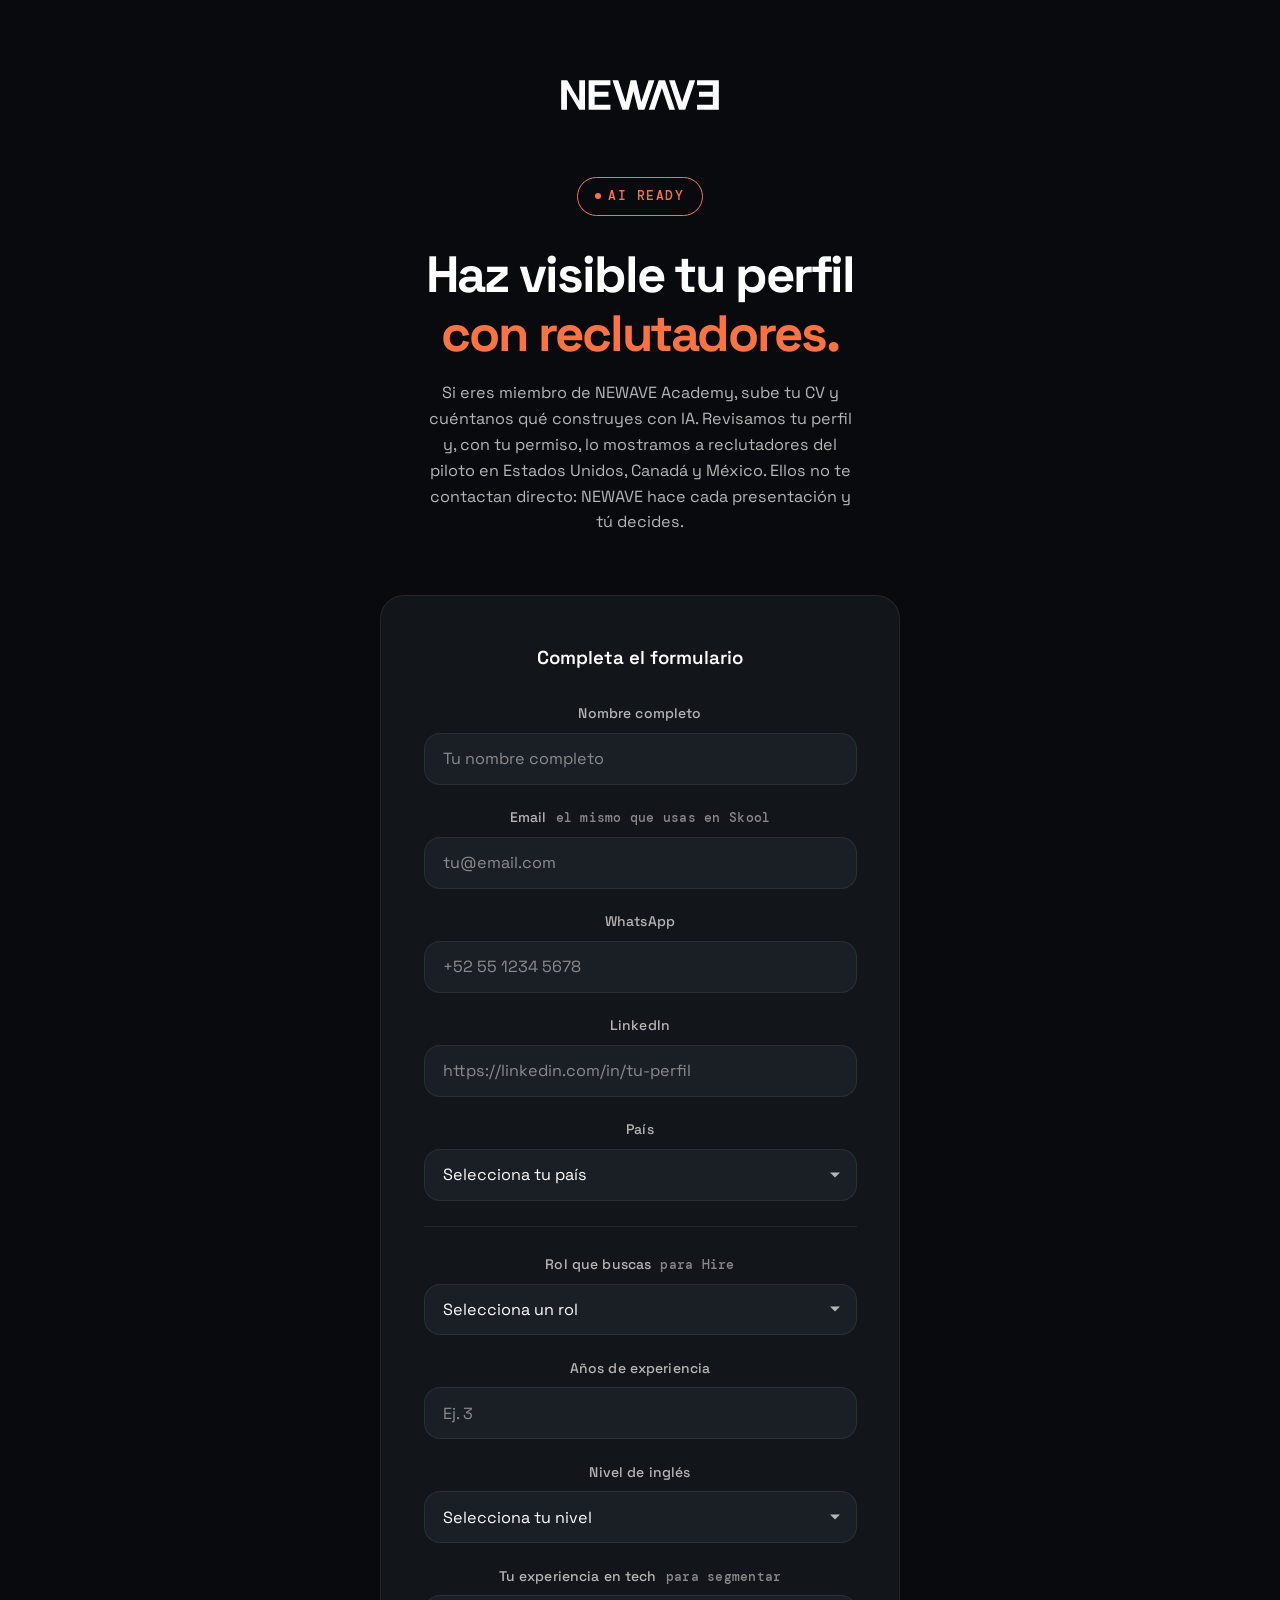
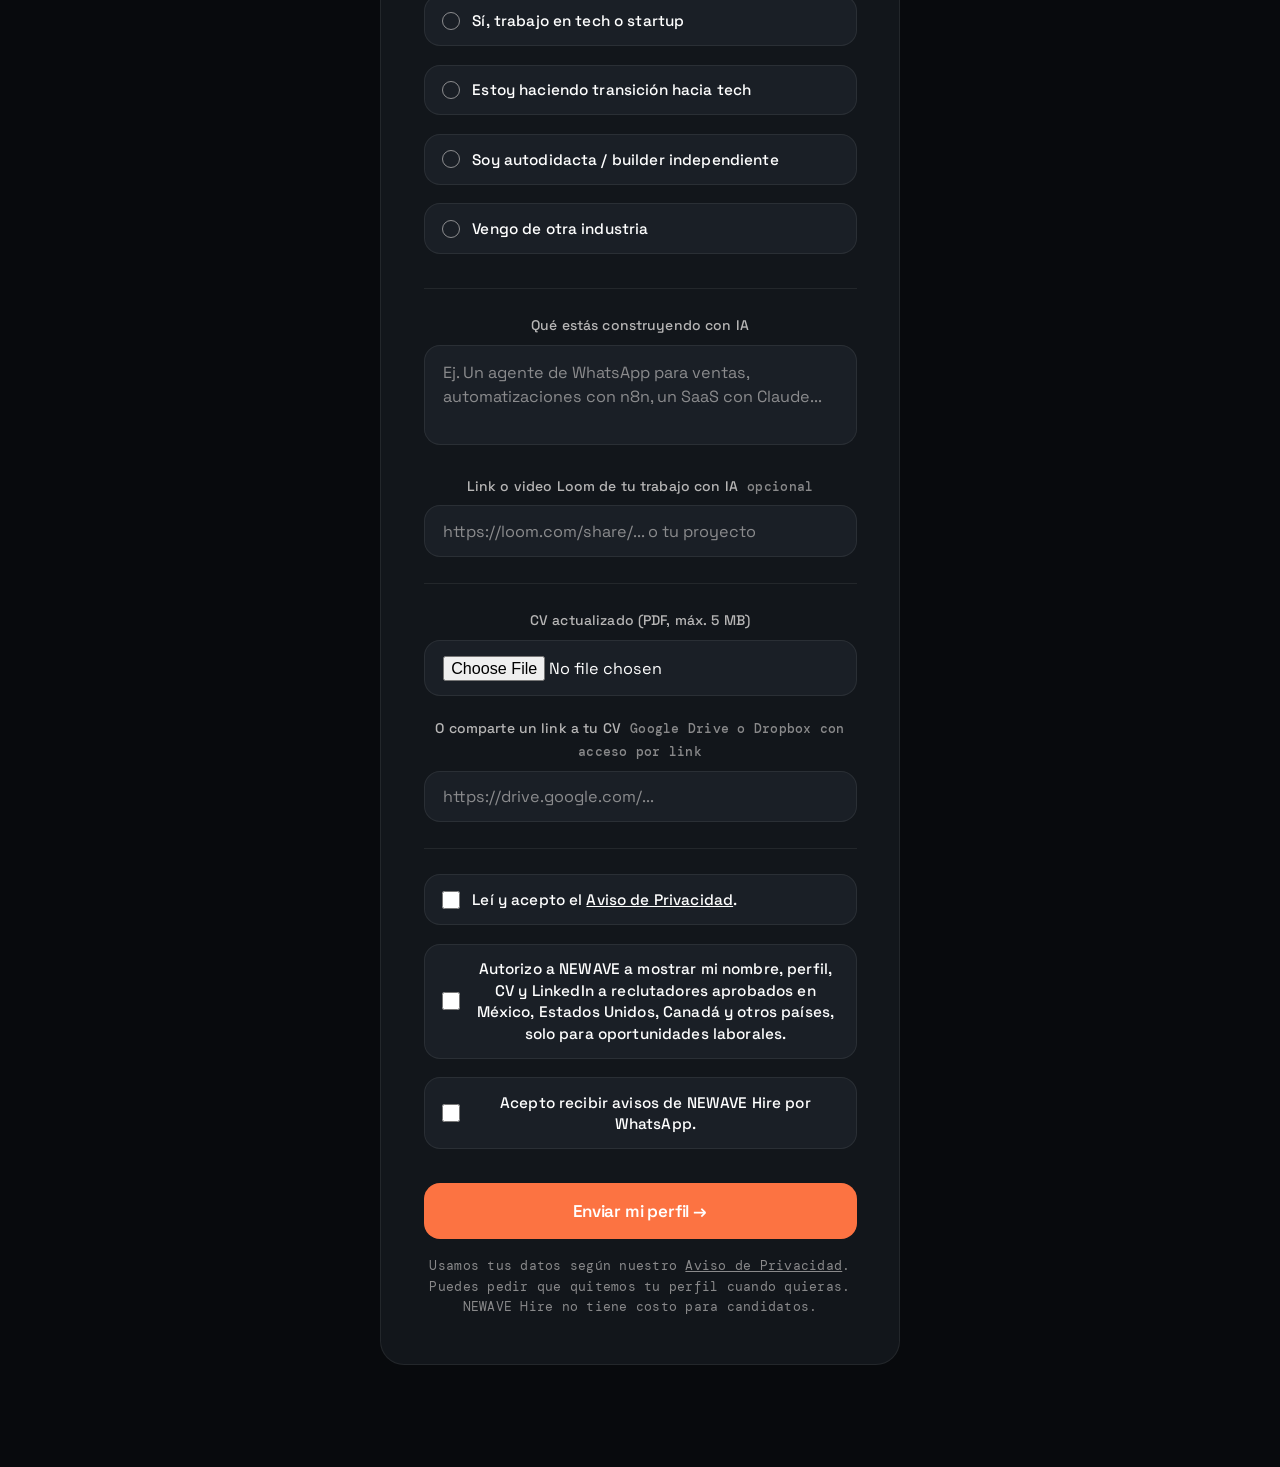
<file: aiready/index.html>
<!DOCTYPE html>
<html lang="es">
<head>
  <meta charset="UTF-8" />
  <meta name="viewport" content="width=device-width, initial-scale=1.0" />
  <title>Haz visible tu perfil | NEWAVE Hire</title>
  <meta name="description" content="Miembros de NEWAVE Academy: sube tu CV y haz visible tu perfil con reclutadores del piloto NEWAVE Hire." />
  <link rel="canonical" href="https://newavehire.com/aiready/" />
  <meta property="og:title" content="Haz visible tu perfil | NEWAVE Hire" />
  <meta property="og:description" content="Miembros de NEWAVE Academy: sube tu CV y haz visible tu perfil con reclutadores del piloto NEWAVE Hire." />
  <meta property="og:url" content="https://newavehire.com/aiready/" />
  <meta property="og:type" content="website" />
  <!-- TODO-CONFIRM-8: og:image temporal. Reemplazar por una imagen de 1200x630 si Santiago la provee. -->
  <meta property="og:image" content="https://newavehire.com/images/HIREB1.png" />
  <meta property="og:locale" content="es_MX" />
  <meta name="twitter:card" content="summary_large_image" />
  <link rel="preconnect" href="https://fonts.googleapis.com" />
  <link rel="preconnect" href="https://fonts.gstatic.com" crossorigin />
  <link href="https://fonts.googleapis.com/css2?family=Space+Grotesk:wght@400;500;600;700&family=DM+Mono:wght@400;500&display=swap" rel="stylesheet" />
  <link rel="icon" type="image/png" href="/images/NEWAVEISO.png" />
  <style>
    *, *::before, *::after { box-sizing: border-box; margin: 0; padding: 0; -webkit-tap-highlight-color: transparent; }

    :root {
      --bg:        #080a0d;
      --bg-2:      #12161b;
      --bg-3:      #1a1f26;
      --white:     #ffffff;
      --muted:     #B7B6B6;
      --subtle:    rgba(183, 182, 182, 0.72);
      --orange:    #FC7342;
      --orange-h:  #d95b28;
      --border:    rgba(183, 182, 182, 0.1);
      --border-focus: rgba(252, 115, 66, 0.5);
      --sans:      'Space Grotesk', -apple-system, BlinkMacSystemFont, sans-serif;
      --mono:      'DM Mono', monospace;
      --r:         16px;
    }

    html { scroll-behavior: smooth; font-size: 17px; -webkit-text-size-adjust: 100%; overflow-x: hidden; }

    body {
      font-family: var(--sans);
      background: var(--bg);
      color: var(--white);
      line-height: 1.6;
      -webkit-font-smoothing: antialiased;
      min-height: 100vh;
      display: flex;
      flex-direction: column;
      align-items: center;
      padding: clamp(2.5rem, 6vw, 5rem) 1.25rem clamp(4rem, 8vw, 6rem);
    }

    /* ── LOGO ── */
    .logo {
      margin-bottom: clamp(2.5rem, 5vw, 4rem);
    }
    .logo img {
      height: 36px;
      width: auto;
      display: block;
      margin: 0 auto;
      filter: brightness(0) invert(1);
    }
    .logo-text {
      font-family: var(--sans);
      font-size: 1.35rem;
      font-weight: 700;
      letter-spacing: -0.02em;
      color: var(--white);
      text-decoration: none;
    }

    /* ── BADGE ── */
    .badge {
      display: inline-flex;
      align-items: center;
      gap: 0.4rem;
      background: transparent;
      border: 1.5px solid var(--orange);
      color: var(--orange);
      font-family: var(--mono);
      font-size: 0.75rem;
      font-weight: 500;
      letter-spacing: 0.12em;
      text-transform: uppercase;
      padding: 0.5rem 1rem;
      border-radius: 100px;
      margin-bottom: 1.75rem;
    }
    .badge-dot {
      width: 6px; height: 6px;
      border-radius: 50%;
      background: var(--orange);
      animation: pulse 2s ease-in-out infinite;
    }

    @keyframes pulse {
      0%, 100% { opacity: 1; }
      50% { opacity: 0.4; }
    }

    /* ── HEADLINE ── */
    .headline {
      text-align: center;
      margin-bottom: clamp(0.5rem, 2vw, 1rem);
      max-width: 560px;
    }
    .headline h1 {
      font-size: clamp(2rem, 5vw, 3rem);
      font-weight: 700;
      letter-spacing: -0.04em;
      line-height: 1.15;
      color: var(--white);
    }
    .headline h1 span {
      color: var(--orange);
    }

    .subtext {
      text-align: center;
      color: var(--muted);
      font-size: 0.95rem;
      max-width: 440px;
      margin-bottom: clamp(2.5rem, 5vw, 3.5rem);
      line-height: 1.6;
    }

    /* ── FORM CARD ── */
    .form-card {
      width: 100%;
      max-width: 520px;
      background: var(--bg-2);
      border: 1px solid var(--border);
      border-radius: 24px;
      padding: clamp(2rem, 5vw, 2.75rem) clamp(1.5rem, 5vw, 2.5rem);
    }

    .form-title {
      font-size: 1.1rem;
      font-weight: 600;
      text-align: center;
      margin-bottom: 1.75rem;
      color: var(--white);
    }
    .form-title span {
      color: var(--muted);
      font-weight: 400;
    }

    /* ── FIELDS ── */
    .field {
      margin-bottom: 1.25rem;
    }

    label {
      display: block;
      font-size: 0.82rem;
      font-weight: 500;
      color: var(--muted);
      text-align: center;
      margin-bottom: 0.5rem;
      letter-spacing: 0.01em;
    }
    label .tag {
      font-family: var(--mono);
      font-size: 0.75rem;
      color: var(--subtle);
      margin-left: 0.3rem;
      letter-spacing: 0.02em;
    }

    input, textarea, select {
      width: 100%;
      background: var(--bg-3);
      border: 1px solid var(--border);
      border-radius: var(--r);
      color: var(--white);
      font-family: var(--sans);
      font-size: 0.95rem;
      padding: 0.85rem 1.1rem;
      outline: none;
      transition: border-color 0.2s, box-shadow 0.2s;
      -webkit-appearance: none;
      appearance: none;
    }

    input::placeholder, textarea::placeholder {
      color: var(--subtle);
    }

    input:focus, textarea:focus, select:focus {
      border-color: var(--border-focus);
      box-shadow: 0 0 0 3px rgba(252, 115, 66, 0.08);
    }

    textarea {
      resize: none;
      height: 100px;
      line-height: 1.5;
    }

    /* Custom select arrow */
    .select-wrap {
      position: relative;
    }
    .select-wrap::after {
      content: '';
      position: absolute;
      right: 1rem;
      top: 50%;
      transform: translateY(-50%);
      width: 0; height: 0;
      border-left: 5px solid transparent;
      border-right: 5px solid transparent;
      border-top: 5px solid var(--muted);
      pointer-events: none;
    }
    select option {
      background: var(--bg-3);
      color: var(--white);
    }

    /* Radio group */
    .radio-group {
      display: flex;
      flex-direction: column;
      gap: 0.6rem;
    }
    .radio-option {
      display: flex;
      align-items: center;
      gap: 0.75rem;
      background: var(--bg-3);
      border: 1px solid var(--border);
      border-radius: var(--r);
      padding: 0.8rem 1rem;
      cursor: pointer;
      transition: border-color 0.2s, background 0.2s;
    }
    .radio-option:hover {
      border-color: rgba(252, 115, 66, 0.3);
    }
    .radio-option input[type="radio"] {
      width: 18px; height: 18px;
      min-width: 18px;
      padding: 0;
      background: transparent;
      border: 1.5px solid var(--subtle);
      border-radius: 50%;
      cursor: pointer;
      position: relative;
      transition: border-color 0.2s;
    }
    .radio-option input[type="radio"]:checked {
      border-color: var(--orange);
      background: var(--orange);
      box-shadow: inset 0 0 0 3px var(--bg-3);
    }
    .radio-option input[type="radio"]:focus {
      box-shadow: none;
    }
    .radio-option span {
      font-size: 0.9rem;
      color: var(--white);
      line-height: 1.4;
    }
    .radio-option:has(input:checked) {
      border-color: rgba(252, 115, 66, 0.4);
      background: rgba(252, 115, 66, 0.05);
    }

    /* ── DIVIDER ── */
    .divider {
      height: 1px;
      background: var(--border);
      margin: 1.5rem 0;
    }

    /* ── CTA BUTTON ── */
    .btn-submit {
      width: 100%;
      background: var(--orange);
      color: var(--white);
      border: none;
      border-radius: var(--r);
      font-family: var(--sans);
      font-size: 1rem;
      font-weight: 600;
      letter-spacing: -0.01em;
      padding: 1rem 1.5rem;
      cursor: pointer;
      transition: background 0.2s, transform 0.15s;
      margin-top: 0.25rem;
    }
    .btn-submit:hover {
      background: var(--orange-h);
    }
    .btn-submit:active {
      transform: scale(0.98);
    }

    /* ── TRUST ── */
    .trust {
      text-align: center;
      font-size: 0.75rem;
      color: var(--subtle);
      margin-top: 1rem;
      font-family: var(--mono);
      letter-spacing: 0.02em;
    }
    #form-error { color: var(--orange); font-size: 0.85rem; }

    /* ── SUCCESS STATE ── */
    .success-state {
      display: none;
      text-align: center;
      padding: 2rem 0;
    }
    .success-icon {
      width: 56px; height: 56px;
      border-radius: 50%;
      background: rgba(252, 115, 66, 0.12);
      border: 1.5px solid rgba(252, 115, 66, 0.4);
      display: flex; align-items: center; justify-content: center;
      margin: 0 auto 1.25rem;
      font-size: 1.5rem;
    }
    .success-state h2 {
      font-size: 1.3rem;
      font-weight: 700;
      margin-bottom: 0.6rem;
    }
    .success-state p {
      color: var(--muted);
      font-size: 0.9rem;
    }

    @media (max-width: 480px) {
      body { padding-bottom: 3rem; }
      .form-card { border-radius: 20px; }
    }

    /* Casillas de consentimiento: reusan .radio-option; el input general (width 100%, appearance none) las rompería */
    .radio-option input[type="checkbox"] { width: 18px; height: 18px; min-width: 18px; padding: 0; margin: 0; -webkit-appearance: auto; appearance: auto; accent-color: var(--orange); cursor: pointer; }
  </style>
</head>
<body>

  <!-- LOGO -->
  <a href="https://newavehire.com" class="logo">
    <img src="../images/logo.svg" alt="NEWAVE HIRE" width="530" height="116">
  </a>

  <!-- BADGE -->
  <div class="badge">
    <span class="badge-dot"></span>
    AI READY
  </div>

  <!-- HEADLINE -->
  <div class="headline">
    <h1>Haz visible tu perfil<br><span>con reclutadores.</span></h1>
  </div>

  <p class="subtext">
    Si eres miembro de NEWAVE Academy, sube tu CV y cuéntanos qué construyes con IA. Revisamos tu perfil y, con tu permiso, lo mostramos a reclutadores del piloto en Estados Unidos, Canadá y México. Ellos no te contactan directo: NEWAVE hace cada presentación y tú decides.
  </p>

  <!-- FORM CARD -->
  <div class="form-card">
    <p class="form-title" id="form-title">Completa el formulario</p>

    <form id="aiready-form">

      <!-- Nombre -->
      <div class="field">
        <label for="nombre">Nombre completo</label>
        <input
          type="text"
          id="nombre"
          name="nombre"
          placeholder="Tu nombre completo"
          required
          autocomplete="name"
        />
      </div>

      <!-- Email -->
      <div class="field">
        <label for="email">Email <span class="tag">el mismo que usas en Skool</span></label>
        <input
          type="email"
          id="email"
          name="email"
          placeholder="tu@email.com"
          required
          autocomplete="email"
        />
      </div>

      <!-- WhatsApp -->
      <div class="field">
        <label for="whatsapp">WhatsApp</label>
        <input
          type="tel"
          id="whatsapp"
          name="whatsapp"
          placeholder="+52 55 1234 5678"
          required
          autocomplete="tel"
        />
      </div>

      <!-- LinkedIn -->
      <div class="field">
        <label for="linkedin">LinkedIn</label>
        <input
          type="url"
          id="linkedin"
          name="linkedin"
          placeholder="https://linkedin.com/in/tu-perfil"
          required
        />
      </div>

      <!-- País -->
      <div class="field">
        <label for="pais">País</label>
        <div class="select-wrap">
          <select id="pais" name="pais" required>
            <option value="" disabled selected>Selecciona tu país</option>
            <option value="México">México</option>
            <option value="Colombia">Colombia</option>
            <option value="Argentina">Argentina</option>
            <option value="Perú">Perú</option>
            <option value="Chile">Chile</option>
            <option value="Otro">Otro</option>
          </select>
        </div>
      </div>

      <div class="divider"></div>

      <!-- Rol que buscas -->
      <div class="field">
        <label for="area">Rol que buscas <span class="tag">para Hire</span></label>
        <div class="select-wrap">
          <select id="area" name="area" required>
            <option value="" disabled selected>Selecciona un rol</option>
            <option value="Customer Success">Customer Success</option>
            <option value="Estrategia de IA">Estrategia de IA</option>
            <option value="Growth / Marketing">Growth / Marketing</option>
            <option value="Operaciones">Operaciones</option>
            <option value="Ventas / SDR">Ventas / SDR</option>
            <option value="Asistente Ejecutivo">Asistente Ejecutivo</option>
            <option value="Gestión de Proyectos">Gestión de Proyectos</option>
            <option value="Finanzas / Contabilidad">Finanzas / Contabilidad</option>
            <option value="Customer Service">Customer Service</option>
            <option value="Ingeniería / Desarrollo">Ingeniería / Desarrollo</option>
            <option value="Diseño / UX">Diseño / UX</option>
            <option value="Datos / Analítica">Datos / Analítica</option>
            <option value="Otro">Otro</option>
          </select>
        </div>
      </div>

      <!-- Años de experiencia -->
      <div class="field">
        <label for="anios">Años de experiencia</label>
        <input
          type="number"
          id="anios"
          name="anios"
          placeholder="Ej. 3"
          min="0"
          max="60"
          step="1"
          inputmode="numeric"
          required
        />
      </div>

      <!-- Nivel de inglés -->
      <div class="field">
        <label for="ingles">Nivel de inglés</label>
        <div class="select-wrap">
          <select id="ingles" name="ingles" required>
            <option value="" disabled selected>Selecciona tu nivel</option>
            <option value="A2">A2</option>
            <option value="B1">B1</option>
            <option value="B2">B2</option>
            <option value="B2+">B2+</option>
            <option value="C1">C1</option>
            <option value="C2">C2</option>
          </select>
        </div>
      </div>

      <!-- Experiencia en tech -->
      <div class="field">
        <label>Tu experiencia en tech <span class="tag">para segmentar</span></label>
        <div class="radio-group">
          <label class="radio-option">
            <input type="radio" name="experiencia" value="senior" required />
            <span>Sí, trabajo en tech o startup</span>
          </label>
          <label class="radio-option">
            <input type="radio" name="experiencia" value="transitioning" />
            <span>Estoy haciendo transición hacia tech</span>
          </label>
          <label class="radio-option">
            <input type="radio" name="experiencia" value="self-taught" />
            <span>Soy autodidacta / builder independiente</span>
          </label>
          <label class="radio-option">
            <input type="radio" name="experiencia" value="other-industry" />
            <span>Vengo de otra industria</span>
          </label>
        </div>
      </div>

      <div class="divider"></div>

      <!-- Qué estás construyendo -->
      <div class="field">
        <label for="building">Qué estás construyendo con IA</label>
        <textarea
          id="building"
          name="building"
          placeholder="Ej. Un agente de WhatsApp para ventas, automatizaciones con n8n, un SaaS con Claude..."
          required
        ></textarea>
      </div>

      <!-- Demo link / Loom -->
      <div class="field">
        <label for="demo">Link o video Loom de tu trabajo con IA <span class="tag">opcional</span></label>
        <input
          type="url"
          id="demo"
          name="demo"
          placeholder="https://loom.com/share/... o tu proyecto"
        />
      </div>

      <div class="divider"></div>

      <!-- CV -->
      <div class="field">
        <label for="cv">CV actualizado (PDF, máx. 5 MB)</label>
        <input
          type="file"
          id="cv"
          name="cv"
          accept="application/pdf"
        />
      </div>

      <div class="field">
        <label for="cv_link">O comparte un link a tu CV <span class="tag">Google Drive o Dropbox con acceso por link</span></label>
        <input
          type="url"
          id="cv_link"
          name="cv_link"
          placeholder="https://drive.google.com/..."
        />
      </div>

      <div class="divider"></div>

      <!-- Consentimientos -->
      <div class="field">
        <div class="radio-group">
          <label class="radio-option">
            <input type="checkbox" name="acepta_aviso" value="yes" required />
            <span>Leí y acepto el <a href="/privacy/" target="_blank" rel="noopener" style="color: inherit; text-decoration: underline;">Aviso de Privacidad</a>.</span>
          </label>
          <label class="radio-option">
            <input type="checkbox" name="acepta_compartir" value="yes" required />
            <span>Autorizo a NEWAVE a mostrar mi nombre, perfil, CV y LinkedIn a reclutadores aprobados en México, Estados Unidos, Canadá y otros países, solo para oportunidades laborales.</span>
          </label>
          <label class="radio-option">
            <input type="checkbox" name="acepta_whatsapp" value="yes" />
            <span>Acepto recibir avisos de NEWAVE Hire por WhatsApp.</span>
          </label>
        </div>
      </div>

      <input type="hidden" name="version_aviso" value="privacy-v0-draft" />
      <input type="text" name="website_hp" tabindex="-1" autocomplete="off" aria-hidden="true" style="position:absolute;left:-9999px" />

      <button type="submit" class="btn-submit" id="submit-btn">
        Enviar mi perfil →
      </button>

      <p class="trust" id="form-error" role="alert" hidden>No pudimos enviar tu perfil. Revisa tu conexión e intenta de nuevo.</p>

      <p class="trust">Usamos tus datos según nuestro <a href="/privacy/" style="color: inherit; text-decoration: underline;">Aviso de Privacidad</a>. Puedes pedir que quitemos tu perfil cuando quieras. NEWAVE Hire no tiene costo para candidatos.</p>
    </form>

    <!-- SUCCESS STATE -->
    <div class="success-state" id="success-state">
      <div class="success-icon">✓</div>
      <h2>Perfil recibido</h2>
      <p>Gracias. Revisamos tu perfil y te escribimos por correo. Participar no garantiza entrevistas ni empleo.</p>
    </div>
  </div>

  <script>
    const SHEET_URL = 'https://script.google.com/macros/s/AKfycbyCB2GQgDgX9k_wFYTdDvT28GiCYGjMBXHC0rVr0XOSCCturZnR4mKMkQMJ4LT8E0BBLw/exec';
    const MAX_CV_BYTES = 5 * 1024 * 1024;

    const form = document.getElementById('aiready-form');
    const successState = document.getElementById('success-state');
    const submitBtn = document.getElementById('submit-btn');
    const formError = document.getElementById('form-error');
    const cvInput = document.getElementById('cv');
    const cvLinkInput = document.getElementById('cv_link');
    const submitLabel = submitBtn.textContent;

    const MSG = {
      network: 'No pudimos enviar tu perfil. Revisa tu conexión e intenta de nuevo.',
      validation: 'Revisa que todos los campos obligatorios estén completos e intenta de nuevo.',
      cvMissing: 'Sube tu CV en PDF o comparte un link a tu CV.',
      cvType: 'El CV debe ser un archivo PDF.',
      cvSize: 'El CV pesa más de 5 MB. Sube un PDF más ligero o comparte un link.'
    };

    const FIELDS = ['nombre', 'email', 'whatsapp', 'linkedin', 'pais', 'area', 'anios', 'ingles',
                    'experiencia', 'building', 'demo', 'cv_link', 'version_aviso', 'website_hp'];
    const CHECKBOXES = ['acepta_aviso', 'acepta_compartir', 'acepta_whatsapp'];

    function showError(msg) {
      formError.textContent = msg;
      formError.hidden = false;
    }

    function resetButton() {
      submitBtn.textContent = submitLabel;
      submitBtn.disabled = false;
    }

    function cvProblem() {
      const file = cvInput.files && cvInput.files[0];
      if (!file) return cvLinkInput.value.trim() ? null : MSG.cvMissing;
      if (file.type !== 'application/pdf') return MSG.cvType;
      if (file.size > MAX_CV_BYTES) return MSG.cvSize;
      return null;
    }

    function readAsBase64(file) {
      return new Promise(function(resolve, reject) {
        const reader = new FileReader();
        reader.onload = function() {
          const result = String(reader.result || '');
          resolve(result.slice(result.indexOf(',') + 1));
        };
        reader.onerror = function() { reject(reader.error); };
        reader.readAsDataURL(file);
      });
    }

    cvInput.addEventListener('change', function() {
      const problem = cvProblem();
      if (problem && problem !== MSG.cvMissing) showError(problem);
      else formError.hidden = true;
    });

    form.addEventListener('submit', async function(e) {
      e.preventDefault();
      formError.hidden = true;

      const problem = cvProblem();
      if (problem) { showError(problem); return; }

      submitBtn.textContent = 'Enviando...';
      submitBtn.disabled = true;

      const params = new URLSearchParams();
      FIELDS.forEach(function(name) {
        const el = form.elements[name];
        if (!el) return;
        const val = (el instanceof RadioNodeList || el.type === 'radio')
          ? ((form.querySelector('input[name="' + name + '"]:checked') || {}).value || '')
          : el.value;
        params.append(name, val);
      });
      CHECKBOXES.forEach(function(name) {
        const el = form.elements[name];
        params.append(name, el && el.checked ? 'yes' : '');
      });

      const controller = new AbortController();
      const timer = setTimeout(function() { controller.abort(); }, 15000);

      try {
        const file = cvInput.files && cvInput.files[0];
        if (file) {
          params.append('cv_base64', await readAsBase64(file));
          params.append('cv_nombre', file.name);
          params.append('cv_tipo', file.type);
        }

        const response = await fetch(SHEET_URL, { method: 'POST', body: params, signal: controller.signal });
        const data = await response.json();

        // TEMPORAL: también acepta {result:'success'} del script viejo. Quitar cuando candidate-form.gs esté publicado.
        if (data && (data.ok === true || data.result === 'success')) {
          form.style.display = 'none';
          successState.style.display = 'block';
          document.getElementById('form-title').textContent = 'Recibimos tu respuesta.';
          return;
        }
        resetButton();
        showError(data && data.error === 'validation' ? MSG.validation : MSG.network);
      } catch (err) {
        resetButton();
        showError(MSG.network);
      } finally {
        clearTimeout(timer);
      }
    });

    // WhatsApp: auto-format
    const waInput = document.getElementById('whatsapp');
    waInput.addEventListener('input', function() {
      let val = this.value.replace(/[^\d+]/g, '');
      if (val && !val.startsWith('+')) val = '+' + val;
      this.value = val;
    });
  </script>

</body>
</html>
</file>
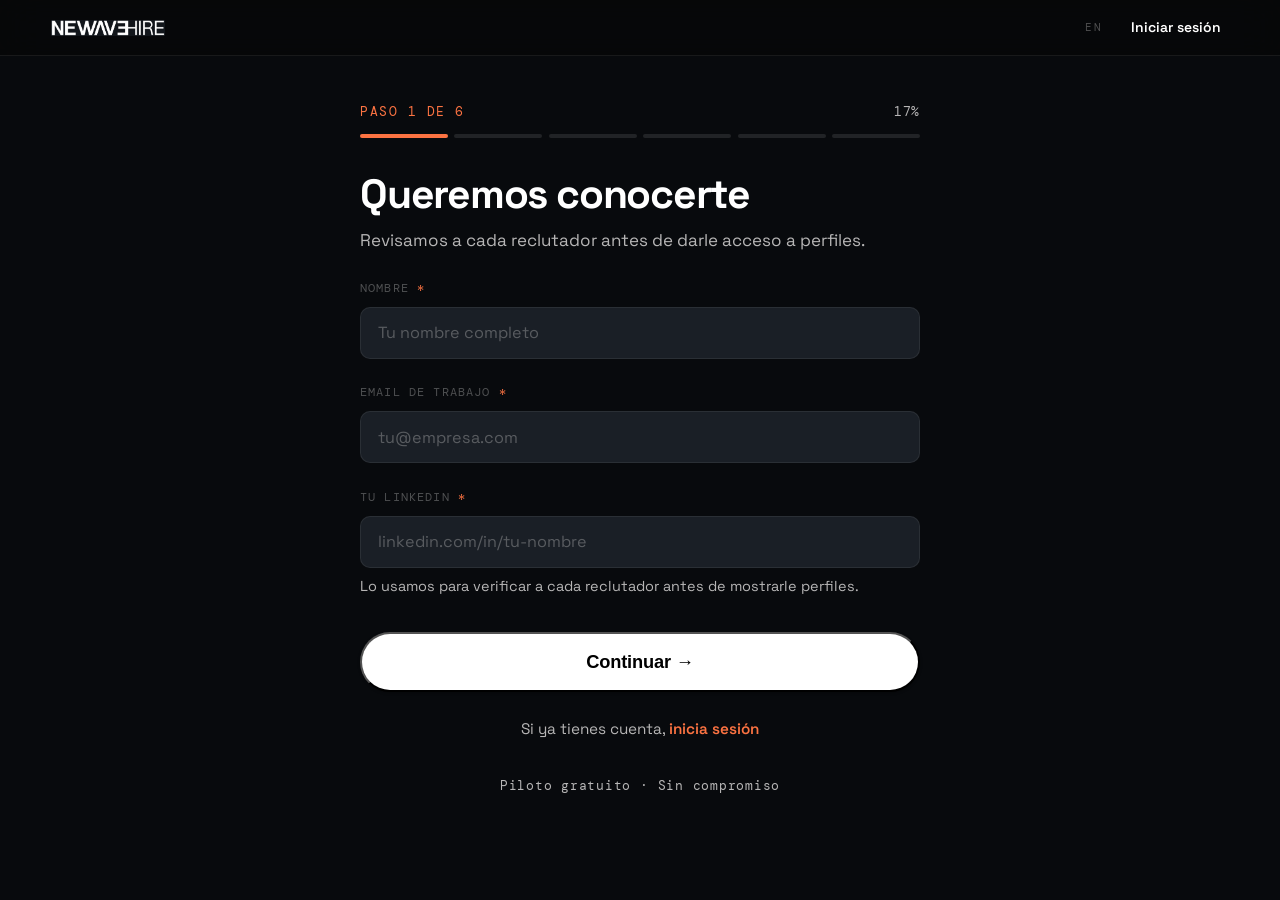
<file: empezar/index.html>
<!DOCTYPE html>
<html lang="es">
<head>
  <meta charset="UTF-8" />
  <meta name="viewport" content="width=device-width, initial-scale=1.0" />
  <title>Crear cuenta | NEWAVE Hire</title>
  <meta name="description" content="Crea tu cuenta de reclutador para el piloto gratuito de NEWAVE Hire." />
  <meta name="robots" content="noindex" />
  <link rel="canonical" href="https://newavehire.com/empezar/" />
  <link rel="preconnect" href="https://fonts.googleapis.com" />
  <link rel="preconnect" href="https://fonts.gstatic.com" crossorigin />
  <link href="https://fonts.googleapis.com/css2?family=Space+Grotesk:wght@400;500;700&family=DM+Mono:wght@400;500&display=swap" rel="stylesheet" />
  <link rel="icon" type="image/png" href="/images/NEWAVEISO.png" />
  <link rel="stylesheet" href="/styles.css" />
  <style>
    /* Formulario por pasos. Tokens, inputs (.lead-form), labels (.form-field) y botones vienen de styles.css */
    body { min-height: 100vh; }
    .start-shell { min-height: 100vh; display: flex; flex-direction: column; align-items: center; padding: 6rem 1.25rem 4rem; }
    .start-card { width: 100%; max-width: 560px; }
    .progress-wrap { width: 100%; max-width: 560px; margin-bottom: 2rem; }
    .progress-label { display: flex; justify-content: space-between; font-family: var(--mono); font-size: 0.75rem; letter-spacing: 0.12em; text-transform: uppercase; color: var(--orange); margin-bottom: 0.7rem; }
    .progress-label span:last-child { color: var(--muted); letter-spacing: 0.04em; }
    .progress-dots { display: flex; gap: 0.4rem; }
    .progress-dots i { flex: 1; height: 4px; border-radius: 99px; background: rgba(255,255,255,0.1); display: block; transition: background 0.3s; }
    .progress-dots i.done { background: rgba(252,115,66,0.45); }
    .progress-dots i.on { background: var(--orange); }
    .step { display: none; }
    .step.active { display: flex; flex-direction: column; gap: 1.5rem; animation: stepIn 0.45s cubic-bezier(0.16,1,0.3,1) both; }
    @keyframes stepIn { from { opacity: 0; transform: translateY(14px); } to { opacity: 1; transform: none; } }
    @media (prefers-reduced-motion: reduce) { .step.active { animation: none; } }
    .step-title { font-size: clamp(1.75rem, 5vw, 2.4rem); font-weight: 700; letter-spacing: -0.03em; line-height: 1.1; outline: none; }
    .step-sub { color: var(--muted); font-size: 1rem; line-height: 1.6; margin-top: -0.9rem; }
    .field-hint { font-size: 0.85rem; color: var(--muted); line-height: 1.5; }
    .field-error { font-size: 0.85rem; color: var(--orange); line-height: 1.4; display: none; }
    .field-error.show { display: block; }
    .lead-form .is-invalid { border-color: var(--orange); }
    .options { display: flex; flex-direction: column; gap: 0.7rem; }
    .opt { display: flex; align-items: center; gap: 0.85rem; width: 100%; text-align: left; background: var(--bg-3); border: 1px solid var(--border); border-radius: var(--r-sm); padding: 1rem 1.1rem; min-height: 56px; cursor: pointer; color: var(--white); font-family: var(--sans); font-size: 1rem; transition: border-color 0.2s, background 0.2s; }
    .opt:hover { border-color: rgba(252,115,66,0.4); background: rgba(252,115,66,0.06); }
    .opt:focus-visible { outline: none; border-color: var(--orange); box-shadow: 0 0 0 3px rgba(252,115,66,0.18); }
    .opt[aria-checked="true"] { border-color: var(--orange); background: rgba(252,115,66,0.12); }
    .opt-radio { width: 18px; height: 18px; flex-shrink: 0; border-radius: 50%; border: 1.5px solid rgba(255,255,255,0.3); position: relative; }
    .opt[aria-checked="true"] .opt-radio { border-color: var(--orange); }
    .opt[aria-checked="true"] .opt-radio::after { content: ""; position: absolute; inset: 3px; border-radius: 50%; background: var(--orange); }
    .nav-row { display: flex; gap: 0.85rem; justify-content: space-between; align-items: center; margin-top: 0.5rem; }
    .nav-row .btn-primary { flex: 1; justify-content: center; }
    .btn-back { font-family: var(--sans); font-size: 0.95rem; font-weight: 500; color: var(--white); background: transparent; border: 1px solid rgba(255,255,255,0.22); border-radius: 980px; padding: 0.95rem 1.25rem; cursor: pointer; transition: background 0.2s; }
    .btn-back:hover { background: rgba(255,255,255,0.06); }
    .lead-form .form-consent { display: flex; gap: 0.75rem; align-items: flex-start; font-size: 0.9rem; color: var(--muted); line-height: 1.6; cursor: pointer; }
    .lead-form .form-consent input[type="checkbox"] { width: 1.1rem; height: 1.1rem; padding: 0; margin-top: 0.25rem; flex-shrink: 0; appearance: auto; -webkit-appearance: checkbox; accent-color: var(--orange); }
    .form-consent a { color: var(--orange); font-weight: 600; }
    .start-success { display: none; text-align: center; flex-direction: column; align-items: center; gap: 1rem; padding: 2rem 0; }
    .start-success.visible { display: flex; }
    .start-success p { color: var(--muted); max-width: 420px; line-height: 1.7; }
    .start-success a { color: var(--orange); font-weight: 600; margin-top: 0.5rem; }
    .nav-login { font-size: 0.82rem; font-weight: 600; color: var(--white); padding: 0.45rem 0.5rem; transition: opacity 0.2s; }
    .nav-login:hover { opacity: 0.7; }
    .start-login { text-align: center; font-size: 0.9rem; color: var(--muted); }
    .start-login a { color: var(--orange); font-weight: 600; }
    .start-note { font-family: var(--mono); font-size: 0.75rem; color: var(--muted); letter-spacing: 0.06em; text-align: center; margin-top: 2rem; }
    @media (max-width: 640px) {
      .start-shell { padding-top: 5rem; }
      .nav-row { flex-direction: column-reverse; align-items: stretch; }
      .btn-back { width: 100%; }
    }
  </style>
</head>
<body>

  <nav class="nav">
    <a href="/index-es.html" class="logo">
      <img src="/images/nwhirelogofooter.png" alt="NEWAVƎ HIRE" class="logo-img" width="1476" height="208" />
    </a>
    <div class="nav-right">
      <a href="/start/" class="lang-toggle">EN</a>
      <!-- TODO-CONFIRM-9: URL de inicio de sesión de la app. /login/ es temporal y hoy no existe. -->
      <a href="/login/" class="nav-login">Iniciar sesión</a>
    </div>
  </nav>

  <main class="start-shell">
    <div class="progress-wrap" id="progressWrap">
      <div class="progress-label"><span id="progressText">Paso 1 de 6</span><span id="progressPct">17%</span></div>
      <div class="progress-dots" aria-hidden="true"><i class="on"></i><i></i><i></i><i></i><i></i><i></i></div>
    </div>

    <form class="lead-form start-card" id="startForm" novalidate>
      <input type="hidden" name="idioma" value="es" />
      <input type="hidden" name="version_terminos" value="pilot-v0" />
      <input type="text" name="website_hp" tabindex="-1" autocomplete="off" aria-hidden="true" style="position:absolute;left:-9999px" />

      <section class="step active" id="step-1" aria-labelledby="title-1">
        <h1 class="step-title" id="title-1" tabindex="-1">Queremos conocerte</h1>
        <p class="step-sub">Revisamos a cada reclutador antes de darle acceso a perfiles.</p>
        <div class="form-field">
          <label for="nombre">Nombre <span class="req">*</span></label>
          <input type="text" id="nombre" name="nombre" required autocomplete="name" placeholder="Tu nombre completo" />
          <p class="field-error" id="err-nombre" role="alert"></p>
        </div>
        <div class="form-field">
          <label for="email">Email de trabajo <span class="req">*</span></label>
          <input type="email" id="email" name="email" required autocomplete="email" placeholder="tu@empresa.com" />
          <p class="field-error" id="err-email" role="alert"></p>
        </div>
        <div class="form-field">
          <label for="linkedin">Tu LinkedIn <span class="req">*</span></label>
          <input type="text" id="linkedin" name="linkedin" required inputmode="url" autocapitalize="off" autocorrect="off" spellcheck="false" data-kind="linkedin" placeholder="linkedin.com/in/tu-nombre" aria-describedby="hint-linkedin err-linkedin" />
          <p class="field-hint" id="hint-linkedin">Lo usamos para verificar a cada reclutador antes de mostrarle perfiles.</p>
          <p class="field-error" id="err-linkedin" role="alert"></p>
        </div>
        <div class="nav-row">
          <button type="button" class="btn-primary btn-large" data-next="1">Continuar →</button>
        </div>
        <p class="start-login">Si ya tienes cuenta, <a href="/login/">inicia sesión</a></p>
      </section>
      <section class="step" id="step-2" aria-labelledby="title-2">
        <h2 class="step-title" id="title-2" tabindex="-1">Tu empresa</h2>
        <p class="step-sub">Para saber para quién contratas.</p>
        <div class="form-field">
          <label for="empresa">Empresa <span class="req">*</span></label>
          <input type="text" id="empresa" name="empresa" required autocomplete="organization" placeholder="Nombre de la empresa" />
          <p class="field-error" id="err-empresa" role="alert"></p>
        </div>
        <div class="form-field">
          <label for="sitio">Sitio web de la empresa</label>
          <input type="text" id="sitio" name="sitio" inputmode="url" autocapitalize="off" autocorrect="off" spellcheck="false" data-kind="url" placeholder="empresa.com" />
          <p class="field-error" id="err-sitio" role="alert"></p>
        </div>
        <div class="form-field">
          <label for="pais">País <span class="req">*</span></label>
          <select id="pais" name="pais" required>
              <option value="">Selecciona</option>
              <option value="Estados Unidos">Estados Unidos</option>
              <option value="Canadá">Canadá</option>
              <option value="México">México</option>
              <option value="Otro">Otro</option>
          </select>
          <p class="field-error" id="err-pais" role="alert"></p>
        </div>
        <div class="form-field">
          <label for="equipo">Tamaño del equipo</label>
          <select id="equipo" name="equipo">
              <option value="">Selecciona</option>
              <option value="1-10">1-10</option>
              <option value="11-50">11-50</option>
              <option value="51-200">51-200</option>
              <option value="200+">200+</option>
          </select>
          <p class="field-error" id="err-equipo" role="alert"></p>
        </div>
        <div class="nav-row">
          <button type="button" class="btn-back" data-back="2">← Atrás</button>
          <button type="button" class="btn-primary btn-large" data-next="2">Continuar →</button>
        </div>
      </section>
      <section class="step" id="step-3" aria-labelledby="title-3">
        <h2 class="step-title" id="title-3" tabindex="-1">Cómo reclutas</h2>
        <p class="step-sub">Elige la opción que mejor te describe.</p>
        <input type="hidden" name="tipo" id="tipo" data-required="true" />
        <div class="options" role="radiogroup" data-group="tipo">
          <button type="button" class="opt" role="radio" aria-checked="false" data-group="tipo" data-val="Reclutador de agencia">
            <span class="opt-radio" aria-hidden="true"></span><span>Reclutador de agencia</span>
          </button>
          <button type="button" class="opt" role="radio" aria-checked="false" data-group="tipo" data-val="Reclutador in-house">
            <span class="opt-radio" aria-hidden="true"></span><span>Reclutador in-house</span>
          </button>
          <button type="button" class="opt" role="radio" aria-checked="false" data-group="tipo" data-val="Reclutador independiente">
            <span class="opt-radio" aria-hidden="true"></span><span>Reclutador independiente</span>
          </button>
          <button type="button" class="opt" role="radio" aria-checked="false" data-group="tipo" data-val="Hiring manager">
            <span class="opt-radio" aria-hidden="true"></span><span>Hiring manager</span>
          </button>
        </div>
        <p class="field-error" id="err-tipo" role="alert"></p>
        <div class="nav-row">
          <button type="button" class="btn-back" data-back="3">← Atrás</button>
          <button type="button" class="btn-primary btn-large" data-next="3">Continuar →</button>
        </div>
      </section>
      <section class="step" id="step-4" aria-labelledby="title-4">
        <h2 class="step-title" id="title-4" tabindex="-1">Roles que contratas</h2>
        <p class="step-sub">Con esto te mostramos los perfiles adecuados.</p>
        <div class="form-field">
          <label for="rol">Rol principal que contratas <span class="req">*</span></label>
          <select id="rol" name="rol" required>
              <option value="">Selecciona un rol</option>
              <option value="Customer Success">Customer Success</option>
              <option value="Estrategia de IA">Estrategia de IA</option>
              <option value="Growth / Marketing">Growth / Marketing</option>
              <option value="Operaciones">Operaciones</option>
              <option value="Ventas / SDR">Ventas / SDR</option>
              <option value="Asistente Ejecutivo">Asistente Ejecutivo</option>
              <option value="Gestión de Proyectos">Gestión de Proyectos</option>
              <option value="Finanzas / Contabilidad">Finanzas / Contabilidad</option>
              <option value="Servicio al Cliente">Servicio al Cliente</option>
              <option value="Contenido / Diseño">Contenido / Diseño</option>
              <option value="Otro">Otro</option>
          </select>
          <p class="field-error" id="err-rol" role="alert"></p>
        </div>
        <div class="form-field">
          <label for="otros_roles">Otros roles que contratas</label>
          <input type="text" id="otros_roles" name="otros_roles" placeholder="Ej. Operaciones, Asistente Ejecutivo" />
          <p class="field-error" id="err-otros_roles" role="alert"></p>
        </div>
        <div class="nav-row">
          <button type="button" class="btn-back" data-back="4">← Atrás</button>
          <button type="button" class="btn-primary btn-large" data-next="4">Continuar →</button>
        </div>
      </section>
      <section class="step" id="step-5" aria-labelledby="title-5">
        <h2 class="step-title" id="title-5" tabindex="-1">Lo que necesita el rol</h2>
        <p class="step-sub">Las dos son opcionales.</p>
        <div class="form-field">
          <label for="ingles">Nivel de inglés que necesitas</label>
          <select id="ingles" name="ingles">
              <option value="">Selecciona</option>
              <option value="B2">B2</option>
              <option value="B2+">B2+</option>
              <option value="C1">C1</option>
              <option value="C2">C2</option>
              <option value="No estoy seguro">No estoy seguro</option>
          </select>
          <p class="field-error" id="err-ingles" role="alert"></p>
        </div>
        <div class="form-field">
          <label for="zona">Zona horaria que necesitas</label>
          <select id="zona" name="zona">
              <option value="">Selecciona</option>
              <option value="Este de EE. UU.">Este de EE. UU.</option>
              <option value="Centro de EE. UU.">Centro de EE. UU.</option>
              <option value="Montaña de EE. UU.">Montaña de EE. UU.</option>
              <option value="Pacífico de EE. UU.">Pacífico de EE. UU.</option>
              <option value="Flexible">Flexible</option>
          </select>
          <p class="field-error" id="err-zona" role="alert"></p>
        </div>
        <div class="nav-row">
          <button type="button" class="btn-back" data-back="5">← Atrás</button>
          <button type="button" class="btn-primary btn-large" data-next="5">Continuar →</button>
        </div>
      </section>
      <section class="step" id="step-6" aria-labelledby="title-6">
        <h2 class="step-title" id="title-6" tabindex="-1">Último paso</h2>
        <p class="step-sub">Unos detalles opcionales y listo.</p>
        <div class="form-field">
          <label>Qué tan pronto necesitas contratar (opcional)</label>
          <input type="hidden" name="urgencia" id="urgencia" />
          <div class="options" role="radiogroup" data-group="urgencia">
            <button type="button" class="opt" role="radio" aria-checked="false" data-group="urgencia" data-val="Ya, tengo la vacante abierta">
              <span class="opt-radio" aria-hidden="true"></span><span>Ya, tengo la vacante abierta</span>
            </button>
            <button type="button" class="opt" role="radio" aria-checked="false" data-group="urgencia" data-val="En los próximos 1 a 3 meses">
              <span class="opt-radio" aria-hidden="true"></span><span>En los próximos 1 a 3 meses</span>
            </button>
            <button type="button" class="opt" role="radio" aria-checked="false" data-group="urgencia" data-val="Solo estoy explorando">
              <span class="opt-radio" aria-hidden="true"></span><span>Solo estoy explorando</span>
            </button>
          </div>
          <p class="field-error" id="err-urgencia" role="alert"></p>
        </div>
        <div class="form-field">
          <label for="herramientas">Herramientas que usa tu equipo</label>
          <input type="text" id="herramientas" name="herramientas" placeholder="Notion, Slack, HubSpot, Google Workspace..." />
          <p class="field-error" id="err-herramientas" role="alert"></p>
        </div>
        <div class="form-field">
          <label for="detalle">Algo más sobre el rol (opcional)</label>
          <textarea id="detalle" name="detalle" placeholder="Qué haría esta persona en el día a día"></textarea>
          <p class="field-error" id="err-detalle" role="alert"></p>
        </div>
        <label class="form-consent" for="acepta">
          <input type="checkbox" id="acepta" name="acepta" value="yes" required />
          <span>Acepto los <a href="/terms/" target="_blank" rel="noopener">términos del piloto</a> y el <a href="/privacy/" target="_blank" rel="noopener">aviso de privacidad</a>. Contactaré a candidatos solo a través de presentaciones de NEWAVE.</span>
        </label>
        <p class="field-error" id="err-acepta" role="alert"></p>
        <!-- TODO-CONFIRM-5: confirm hello@nwave.co is the right contact address. -->
        <p class="field-error" id="formError" role="alert">Algo salió mal. Intenta de nuevo o escríbenos a hello@nwave.co</p>
        <div class="nav-row">
          <button type="button" class="btn-back" data-back="6">← Atrás</button>
          <button type="submit" class="btn-primary btn-large" id="submitBtn">Crear cuenta →</button>
        </div>
      </section>
    </form>

    <div class="start-success start-card" id="startSuccess" role="status">
      <div class="form-success-icon">✓</div>
      <h2 class="step-title">Cuenta en revisión</h2>
      <p>Gracias. Revisamos a cada reclutador durante el piloto y te escribimos cuando tu cuenta esté lista.</p>
      <a href="/index-es.html">Volver a NEWAVE Hire</a>
    </div>

    <p class="start-note">Piloto gratuito · Sin compromiso</p>
  </main>

  <script>
    (function () {
      var SHEET_URL = 'https://script.google.com/macros/s/AKfycbzfKjnqztcnC8cF5WB5mo7rkATOneLJby7yx0Nb0IKsfnhcaGU8nz-ubUHK2Sg3hL8d6A/exec';
      // Cuando la app tenga URL, ponla aquí y al terminar el formulario se redirige ahí en vez de mostrar la pantalla de espera.
      var APP_URL = '';
      var MSG = {"req_err": "Completa este campo.", "opt_err": "Elige una opción.", "email_err": "Escribe un correo válido.", "url_err": "Ese enlace no parece válido.", "li_err": "Ese enlace no parece de un perfil. Debe verse así: linkedin.com/in/tu-nombre", "consent_err": "Acepta los términos del piloto para continuar.", "step": "Paso", "of": "de", "sending": "Enviando..."};
      var TOTAL = 6;
      var FIELDS = ['idioma','nombre','email','linkedin','empresa','sitio','pais','equipo','tipo','rol','otros_roles','ingles','zona','urgencia','herramientas','detalle','acepta','version_terminos','website_hp'];
      var LINKEDIN_RE = /^https?:\/\/([a-z]{2,3}\.)?linkedin\.com\/in\/[^\/\s?#]+\/?([?#].*)?$/i;
      var EMAIL_RE = /^[^\s@]+@[^\s@]+\.[^\s@]+$/;

      var form = document.getElementById('startForm');
      var success = document.getElementById('startSuccess');
      var formError = document.getElementById('formError');
      var leadId = (window.crypto && crypto.randomUUID) ? crypto.randomUUID() : Date.now().toString(36) + Math.random().toString(36).slice(2);
      var current = 1;

      function normalizeUrl(input) {
        var v = input.value.trim();
        if (v && !/^https?:\/\//i.test(v)) v = 'https://' + v;
        input.value = v;
      }

      function setError(id, msg) {
        var el = document.getElementById('err-' + id);
        var input = document.getElementById(id);
        if (el) { el.textContent = msg || ''; el.classList.toggle('show', !!msg); }
        if (input && input.type !== 'hidden') {
          input.classList.toggle('is-invalid', !!msg);
          if (msg) input.setAttribute('aria-invalid', 'true'); else input.removeAttribute('aria-invalid');
        }
      }

      function validateStep(n) {
        var stepEl = document.getElementById('step-' + n);
        var firstBad = null;
        stepEl.querySelectorAll('input[data-kind]').forEach(normalizeUrl);
        stepEl.querySelectorAll('input:not([type=hidden]):not([name=website_hp]), select, textarea, input[type=hidden][data-required]').forEach(function (el) {
          var v = el.type === 'checkbox' ? el.checked : el.value.trim();
          var msg = '';
          if (el.required || el.dataset.required) {
            if (!v) msg = el.type === 'checkbox' ? MSG.consent_err : (el.type === 'hidden' || el.tagName === 'SELECT' ? MSG.opt_err : MSG.req_err);
          }
          if (!msg && v && el.type === 'email' && !EMAIL_RE.test(v)) msg = MSG.email_err;
          if (!msg && v && el.dataset.kind === 'linkedin' && !LINKEDIN_RE.test(v)) msg = MSG.li_err;
          if (!msg && v && el.dataset.kind === 'url' && !/^https?:\/\/[^\s.]+\.[^\s]+$/i.test(v)) msg = MSG.url_err;
          setError(el.id, msg);
          if (msg && !firstBad) firstBad = el.type === 'hidden' ? stepEl.querySelector('.opt') : el;
        });
        if (firstBad) firstBad.focus();
        return !firstBad;
      }

      function showStep(n) {
        document.getElementById('step-' + current).classList.remove('active');
        current = n;
        document.getElementById('step-' + n).classList.add('active');
        document.getElementById('progressText').textContent = MSG.step + ' ' + n + ' ' + MSG.of + ' ' + TOTAL;
        document.getElementById('progressPct').textContent = Math.round(n / TOTAL * 100) + '%';
        document.querySelectorAll('.progress-dots i').forEach(function (dot, i) {
          dot.className = i + 1 < n ? 'done' : (i + 1 === n ? 'on' : '');
        });
        window.scrollTo({ top: 0, behavior: 'smooth' });
        document.getElementById('title-' + n).focus({ preventScroll: true });
      }

      function params(etapa) {
        var p = new URLSearchParams();
        FIELDS.forEach(function (name) {
          var el = form.elements[name];
          var v = '';
          if (el) v = el.type === 'checkbox' ? (el.checked ? 'yes' : '') : el.value.trim();
          p.append(name, v);
        });
        p.append('lead_id', leadId);
        p.append('etapa', etapa);
        return p;
      }

      // Guarda el paso 1 (nombre, email, LinkedIn) en cuanto le dan Continuar. No bloquea al usuario si falla.
      function savePartial() {
        try { fetch(SHEET_URL, { method: 'POST', body: params('parcial'), keepalive: true }).catch(function () {}); } catch (e) {}
      }

      form.addEventListener('click', function (e) {
        var next = e.target.closest('[data-next]');
        var back = e.target.closest('[data-back]');
        var opt = e.target.closest('.opt');
        if (next) {
          var n = +next.dataset.next;
          if (!validateStep(n)) return;
          if (n === 1) savePartial();
          showStep(n + 1);
        } else if (back) {
          showStep(+back.dataset.back - 1);
        } else if (opt) {
          var group = opt.dataset.group;
          var hidden = document.getElementById(group);
          var wasOn = opt.getAttribute('aria-checked') === 'true';
          form.querySelectorAll('.opt[data-group="' + group + '"]').forEach(function (o) { o.setAttribute('aria-checked', 'false'); });
          // Las opciones opcionales se pueden desmarcar con un segundo clic
          if (wasOn && !hidden.dataset.required) { hidden.value = ''; return; }
          opt.setAttribute('aria-checked', 'true');
          hidden.value = opt.dataset.val;
          setError(group, '');
        }
      });

      // El error de un campo se borra en cuanto la persona lo corrige
      form.addEventListener('input', function (e) { if (e.target.id) setError(e.target.id, ''); });
      form.addEventListener('change', function (e) { if (e.target.id) setError(e.target.id, ''); });

      form.addEventListener('submit', function (e) {
        e.preventDefault();
        // Enter en un paso intermedio avanza en vez de enviar
        if (current < TOTAL) { form.querySelector('#step-' + current + ' [data-next]').click(); return; }
        if (!validateStep(TOTAL)) return;

        var btn = document.getElementById('submitBtn');
        var original = btn.textContent;
        formError.classList.remove('show');
        btn.textContent = MSG.sending;
        btn.disabled = true;

        var controller = new AbortController();
        var timer = setTimeout(function () { controller.abort(); }, 15000);

        function fail(fields) {
          btn.textContent = original;
          btn.disabled = false;
          formError.classList.add('show');
          if (fields && fields.length) {
            // Regresa al primer paso que tenga un campo rechazado por el servidor
            for (var n = 1; n <= TOTAL; n++) {
              var stepEl = document.getElementById('step-' + n);
              var bad = fields.filter(function (f) { return stepEl.querySelector('[name="' + f + '"]'); });
              if (bad.length) {
                bad.forEach(function (f) { setError(f, f === 'linkedin' ? MSG.li_err : MSG.req_err); });
                if (n !== current) showStep(n);
                break;
              }
            }
          }
        }

        fetch(SHEET_URL, { method: 'POST', body: params('completo'), signal: controller.signal })
          .then(function (res) { return res.json(); })
          .then(function (data) {
            clearTimeout(timer);
            if (!(data && data.ok === true)) return fail(data && data.fields);
            if (APP_URL) { window.location.href = APP_URL; return; }
            form.style.display = 'none';
            document.getElementById('progressWrap').style.display = 'none';
            success.classList.add('visible');
            window.scrollTo({ top: 0, behavior: 'smooth' });
          })
          .catch(function () { clearTimeout(timer); fail(); });
      });
    })();
  </script>
</body>
</html>
</file>
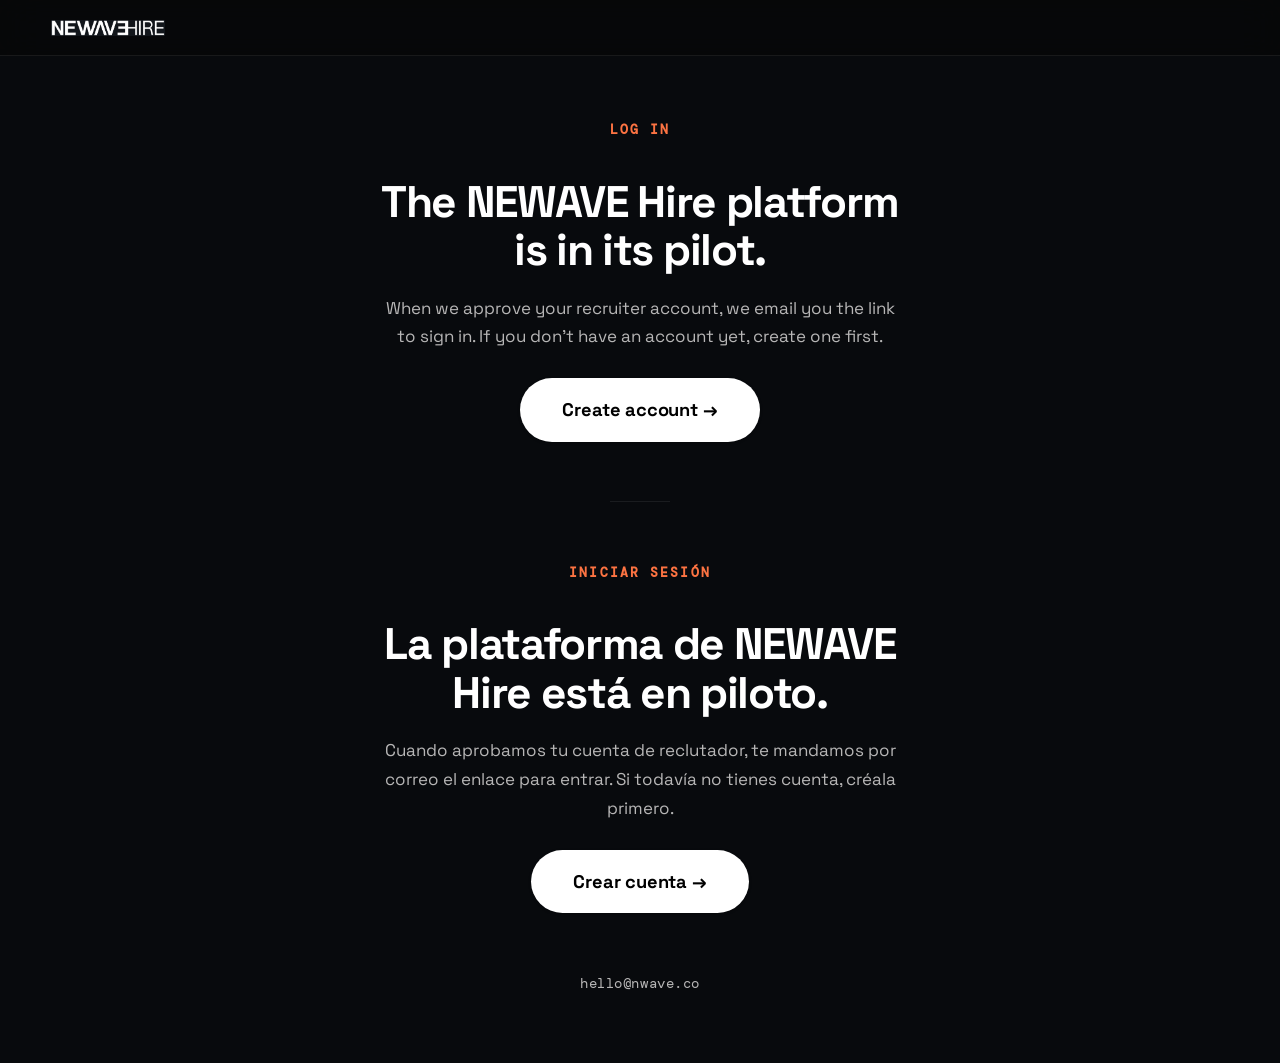
<file: login/index.html>
<!DOCTYPE html>
<html lang="en">
<head>
  <meta charset="UTF-8" />
  <meta name="viewport" content="width=device-width, initial-scale=1.0" />
  <title>Log in | NEWAVE Hire</title>
  <meta name="description" content="Log in to NEWAVE Hire." />
  <meta name="robots" content="noindex" />
  <link rel="canonical" href="https://newavehire.com/login/" />
  <link rel="preconnect" href="https://fonts.googleapis.com" />
  <link rel="preconnect" href="https://fonts.gstatic.com" crossorigin />
  <link href="https://fonts.googleapis.com/css2?family=Space+Grotesk:wght@400;500;700&family=DM+Mono:wght@400;500&display=swap" rel="stylesheet" />
  <link rel="icon" type="image/png" href="/images/NEWAVEISO.png" />
  <link rel="stylesheet" href="/styles.css" />
  <style>
    /* TODO-CONFIRM-9: página temporal hasta que la app tenga su propio inicio de sesión. Cuando exista, esta página puede redirigir ahí. */
    .login-shell { min-height: 100vh; display: flex; flex-direction: column; align-items: center; justify-content: center; gap: 3.5rem; padding: 7rem 1.25rem 4rem; }
    .login-block { width: 100%; max-width: 520px; display: flex; flex-direction: column; align-items: center; gap: 1.1rem; text-align: center; }
    .login-block h1, .login-block h2 { font-size: clamp(1.9rem, 5vw, 2.6rem); font-weight: 700; letter-spacing: -0.03em; line-height: 1.1; }
    .login-block p { color: var(--muted); line-height: 1.7; }
    .login-block .btn-primary { margin-top: 0.5rem; }
    .login-sep { width: 60px; height: 1px; background: var(--border); }
    .login-contact { font-family: var(--mono); font-size: 0.8rem; color: var(--muted); letter-spacing: 0.04em; text-align: center; }
  </style>
</head>
<body>

  <nav class="nav">
    <a href="/" class="logo">
      <img src="/images/nwhirelogofooter.png" alt="NEWAVƎ HIRE" class="logo-img" width="1476" height="208" />
    </a>
  </nav>

  <main class="login-shell">
    <section class="login-block">
      <span class="mono-tag">Log in</span>
      <h1>The NEWAVE Hire platform is in its pilot.</h1>
      <p>When we approve your recruiter account, we email you the link to sign in. If you don't have an account yet, create one first.</p>
      <a href="/start/" class="btn-primary btn-large">Create account →</a>
    </section>

    <div class="login-sep" aria-hidden="true"></div>

    <section class="login-block" lang="es">
      <span class="mono-tag">Iniciar sesión</span>
      <h2>La plataforma de NEWAVE Hire está en piloto.</h2>
      <p>Cuando aprobamos tu cuenta de reclutador, te mandamos por correo el enlace para entrar. Si todavía no tienes cuenta, créala primero.</p>
      <a href="/empezar/" class="btn-primary btn-large">Crear cuenta →</a>
    </section>

    <!-- TODO-CONFIRM-5: confirm contact address. -->
    <p class="login-contact">hello@nwave.co</p>
  </main>

</body>
</html>
</file>
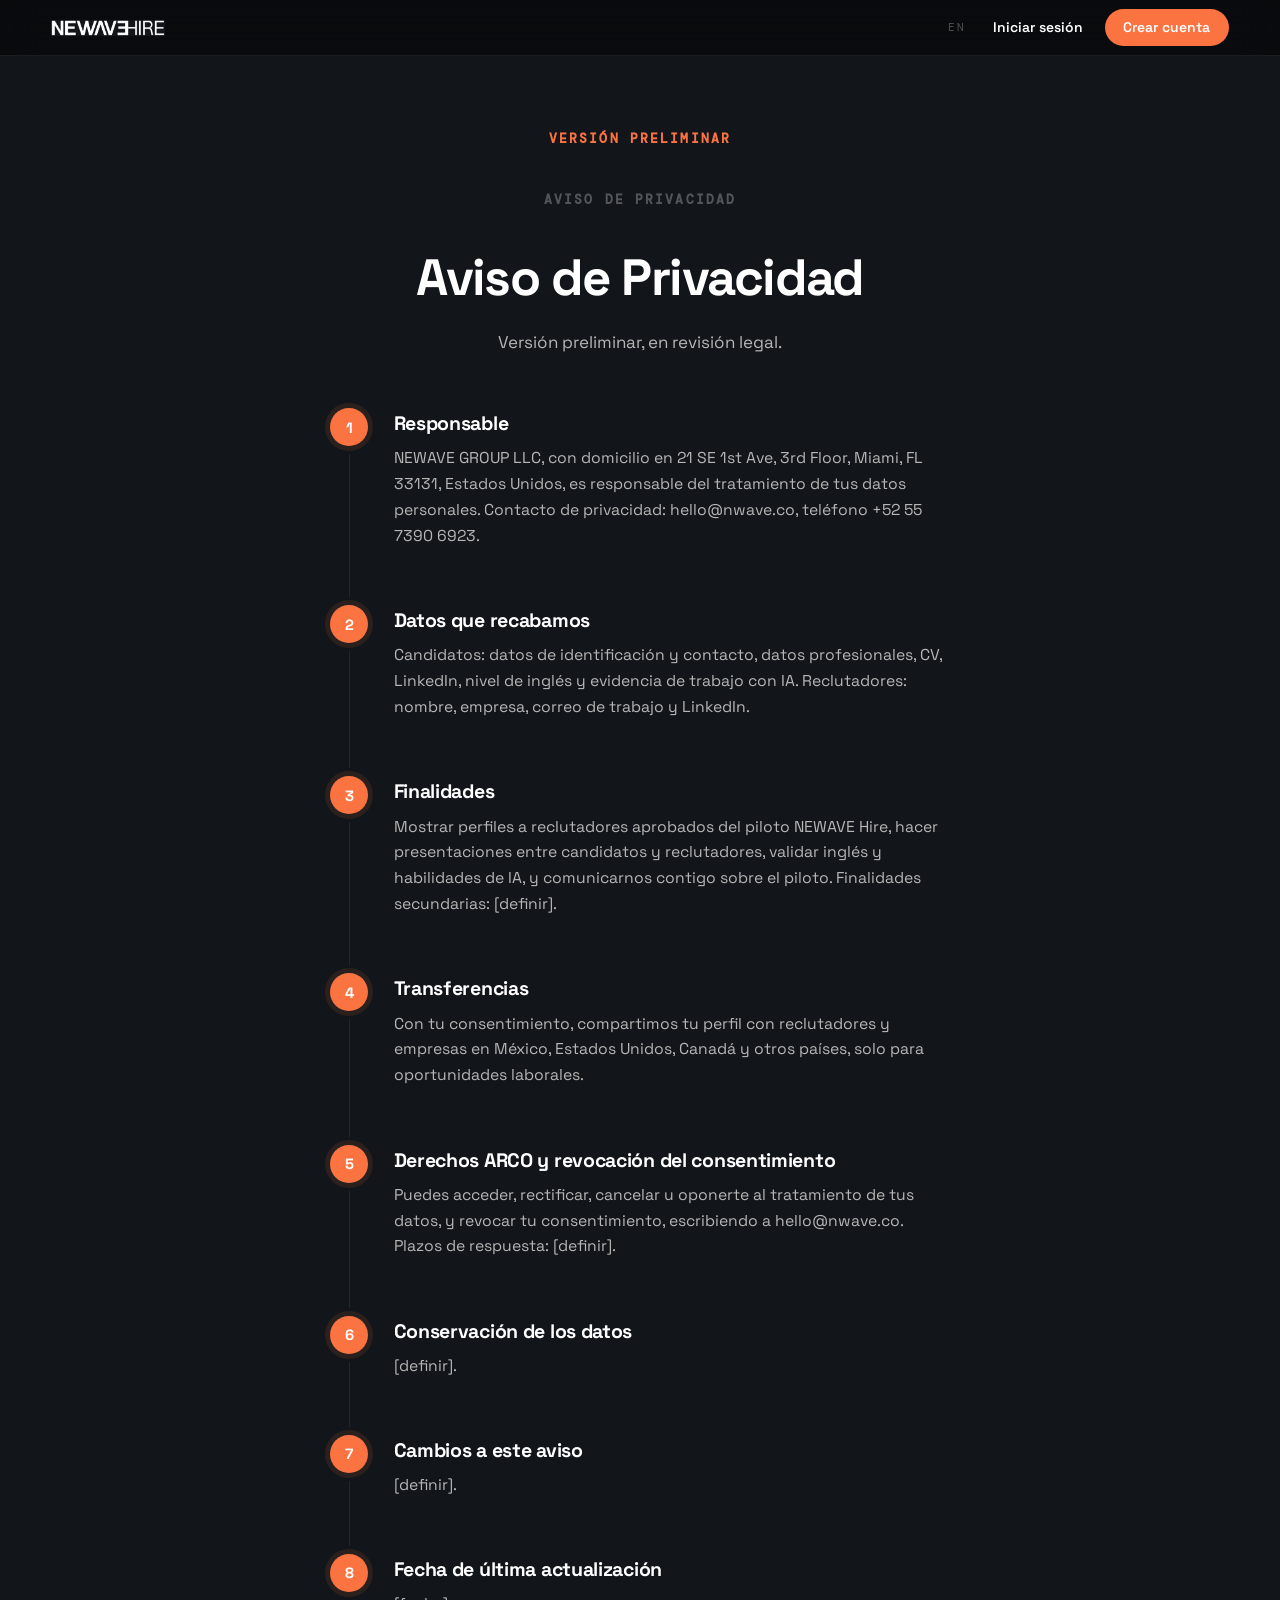
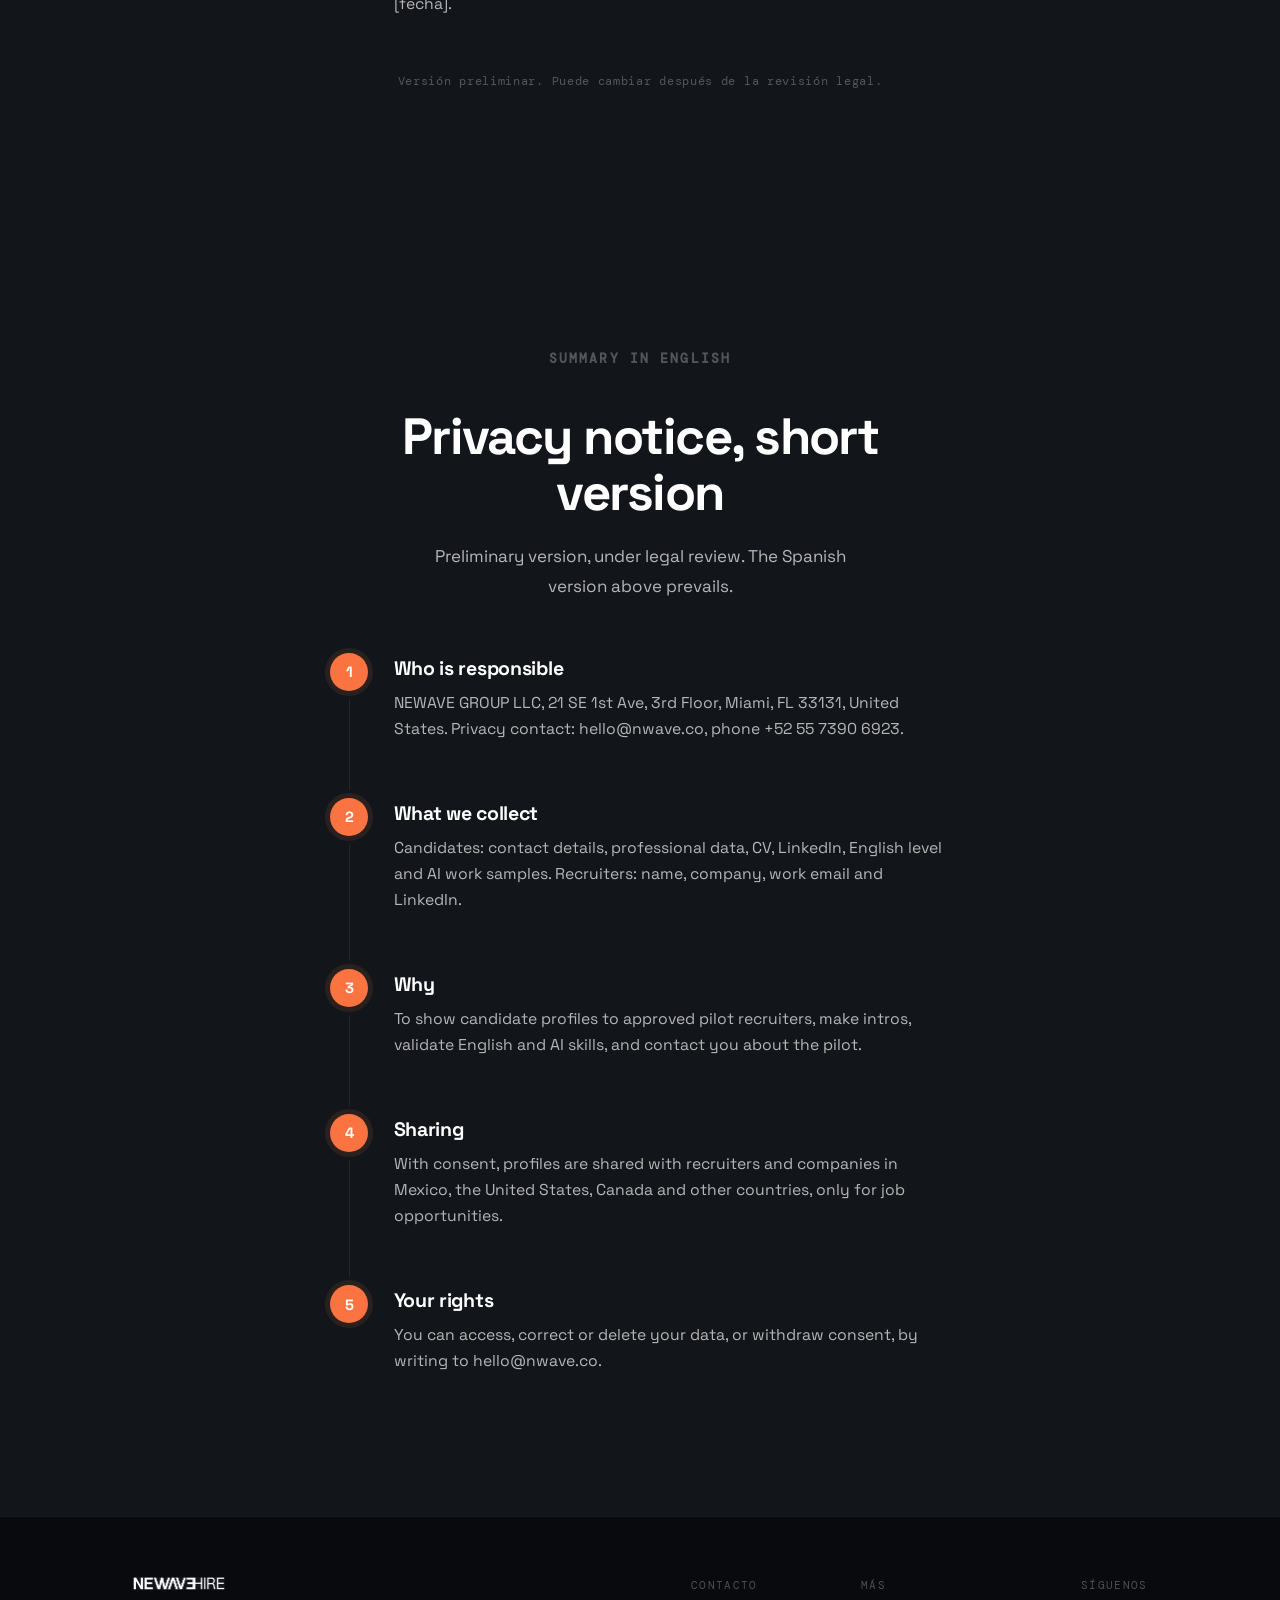
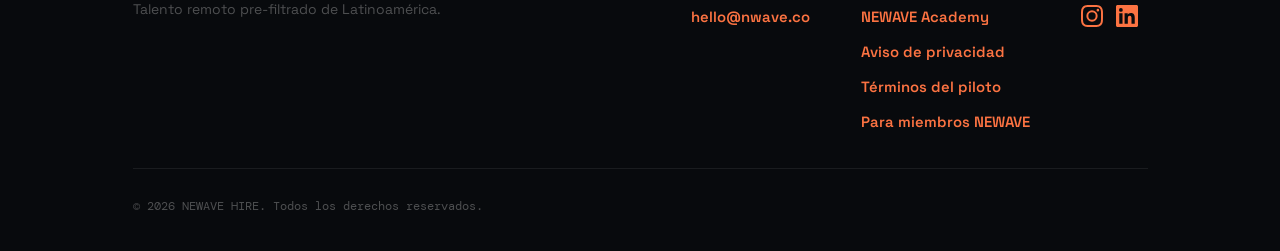
<file: privacy/index.html>
<!DOCTYPE html>
<html lang="es">
<head>
  <meta charset="UTF-8" />
  <meta name="viewport" content="width=device-width, initial-scale=1.0" />
  <title>Aviso de Privacidad | NEWAVE Hire</title>
  <meta name="description" content="Aviso de Privacidad de NEWAVE Hire." />
  <meta name="robots" content="noindex" />
  <link rel="canonical" href="https://newavehire.com/privacy/" />
  <link rel="preconnect" href="https://fonts.googleapis.com" />
  <link rel="preconnect" href="https://fonts.gstatic.com" crossorigin />
  <link href="https://fonts.googleapis.com/css2?family=Space+Grotesk:wght@400;500;700&family=DM+Mono:wght@400;500&display=swap" rel="stylesheet" />
  <link rel="icon" type="image/png" href="/images/NEWAVEISO.png" />
  <link rel="stylesheet" href="/styles.css" />
  <style>
    .nav-login { font-size: 0.82rem; font-weight: 600; color: var(--white); padding: 0.45rem 0.5rem; transition: opacity 0.2s; }
    .nav-login:hover { opacity: 0.7; }
    .nav-login, .nav-right .nav-cta { white-space: nowrap; }
    @media (max-width: 480px) { .nav-login { display: none; } }
  </style>
</head>
<body>

  <!-- NAV -->
  <nav class="nav">
    <a href="/" class="logo">
      <img src="/images/nwhirelogofooter.png" alt="NEWAVƎ HIRE" class="logo-img" width="1476" height="208" />
    </a>
    <div class="nav-right">
      <a href="/" class="lang-toggle">EN</a>
      <a href="/login/" class="nav-login">Iniciar sesión</a>
      <a href="/empezar/" class="nav-cta">Crear cuenta</a>
    </div>
  </nav>

  <!-- Datos del responsable confirmados el 20 nov 2026. Pendiente: que el abogado revise cómo aplica la LFPDPPP (México) a una LLC de EE. UU. -->
  <section class="form-section">
    <div class="form-inner">
      <div class="form-head">
          <span class="mono-tag">Versión preliminar</span>
        <span class="mono-tag dark">Aviso de Privacidad</span>
        <h2>Aviso de Privacidad</h2>
        <p>Versión preliminar, en revisión legal.</p>
      </div>
        <div class="how-steps">
          <div class="how-step">
            <div class="step-indicator">
              <div class="step-num">1</div>
              <div class="step-line"></div>
            </div>
            <div class="step-content">
              <h3>Responsable</h3>
              <p>NEWAVE GROUP LLC, con domicilio en 21 SE 1st Ave, 3rd Floor, Miami, FL 33131, Estados Unidos, es responsable del tratamiento de tus datos personales. Contacto de privacidad: <a href="mailto:hello@nwave.co">hello@nwave.co</a>, teléfono +52 55 7390 6923.</p>
            </div>
          </div>
          <div class="how-step">
            <div class="step-indicator">
              <div class="step-num">2</div>
              <div class="step-line"></div>
            </div>
            <div class="step-content">
              <h3>Datos que recabamos</h3>
              <p>Candidatos: datos de identificación y contacto, datos profesionales, CV, LinkedIn, nivel de inglés y evidencia de trabajo con IA. Reclutadores: nombre, empresa, correo de trabajo y LinkedIn.</p>
            </div>
          </div>
          <div class="how-step">
            <div class="step-indicator">
              <div class="step-num">3</div>
              <div class="step-line"></div>
            </div>
            <div class="step-content">
              <h3>Finalidades</h3>
              <p>Mostrar perfiles a reclutadores aprobados del piloto NEWAVE Hire, hacer presentaciones entre candidatos y reclutadores, validar inglés y habilidades de IA, y comunicarnos contigo sobre el piloto. Finalidades secundarias: [definir].</p>
            </div>
          </div>
          <div class="how-step">
            <div class="step-indicator">
              <div class="step-num">4</div>
              <div class="step-line"></div>
            </div>
            <div class="step-content">
              <h3>Transferencias</h3>
              <p>Con tu consentimiento, compartimos tu perfil con reclutadores y empresas en México, Estados Unidos, Canadá y otros países, solo para oportunidades laborales.</p>
            </div>
          </div>
          <div class="how-step">
            <div class="step-indicator">
              <div class="step-num">5</div>
              <div class="step-line"></div>
            </div>
            <div class="step-content">
              <h3>Derechos ARCO y revocación del consentimiento</h3>
              <p>Puedes acceder, rectificar, cancelar u oponerte al tratamiento de tus datos, y revocar tu consentimiento, escribiendo a <a href="mailto:hello@nwave.co">hello@nwave.co</a>. Plazos de respuesta: [definir].</p>
            </div>
          </div>
          <div class="how-step">
            <div class="step-indicator">
              <div class="step-num">6</div>
              <div class="step-line"></div>
            </div>
            <div class="step-content">
              <h3>Conservación de los datos</h3>
              <p>[definir].</p>
            </div>
          </div>
          <div class="how-step">
            <div class="step-indicator">
              <div class="step-num">7</div>
              <div class="step-line"></div>
            </div>
            <div class="step-content">
              <h3>Cambios a este aviso</h3>
              <p>[definir].</p>
            </div>
          </div>
          <div class="how-step how-step-last">
            <div class="step-indicator">
              <div class="step-num">8</div>
            </div>
            <div class="step-content">
              <h3>Fecha de última actualización</h3>
              <p>[fecha].</p>
            </div>
          </div>
        </div>
        <p class="form-note" style="margin-top:2.5rem">Versión preliminar. Puede cambiar después de la revisión legal.</p>
    </div>
  </section>

  <section class="form-section">
    <div class="form-inner">
      <div class="form-head">
        <span class="mono-tag dark">Summary in English</span>
        <h2>Privacy notice, short version</h2>
        <p>Preliminary version, under legal review. The Spanish version above prevails.</p>
      </div>
        <div class="how-steps">
          <div class="how-step">
            <div class="step-indicator">
              <div class="step-num">1</div>
              <div class="step-line"></div>
            </div>
            <div class="step-content">
              <h3>Who is responsible</h3>
              <p>NEWAVE GROUP LLC, 21 SE 1st Ave, 3rd Floor, Miami, FL 33131, United States. Privacy contact: <a href="mailto:hello@nwave.co">hello@nwave.co</a>, phone +52 55 7390 6923.</p>
            </div>
          </div>
          <div class="how-step">
            <div class="step-indicator">
              <div class="step-num">2</div>
              <div class="step-line"></div>
            </div>
            <div class="step-content">
              <h3>What we collect</h3>
              <p>Candidates: contact details, professional data, CV, LinkedIn, English level and AI work samples. Recruiters: name, company, work email and LinkedIn.</p>
            </div>
          </div>
          <div class="how-step">
            <div class="step-indicator">
              <div class="step-num">3</div>
              <div class="step-line"></div>
            </div>
            <div class="step-content">
              <h3>Why</h3>
              <p>To show candidate profiles to approved pilot recruiters, make intros, validate English and AI skills, and contact you about the pilot.</p>
            </div>
          </div>
          <div class="how-step">
            <div class="step-indicator">
              <div class="step-num">4</div>
              <div class="step-line"></div>
            </div>
            <div class="step-content">
              <h3>Sharing</h3>
              <p>With consent, profiles are shared with recruiters and companies in Mexico, the United States, Canada and other countries, only for job opportunities.</p>
            </div>
          </div>
          <div class="how-step how-step-last">
            <div class="step-indicator">
              <div class="step-num">5</div>
            </div>
            <div class="step-content">
              <h3>Your rights</h3>
              <p>You can access, correct or delete your data, or withdraw consent, by writing to <a href="mailto:hello@nwave.co">hello@nwave.co</a>.</p>
            </div>
          </div>
        </div>
    </div>
  </section>

  <!-- FOOTER -->
  <footer class="footer">
    <div class="footer-inner">
      <div class="footer-top">
        <div class="footer-brand">
          <img src="/images/nwhirelogofooter.png" alt="NEWAVƎ HIRE" class="footer-logo-img" width="1476" height="208" loading="lazy" decoding="async" />
          <p class="footer-tag">Talento remoto pre-filtrado de Latinoamérica.</p>
        </div>
        <div class="footer-links">
          <div class="footer-col">
            <span class="footer-col-label">Contacto</span>
            <!-- TODO-CONFIRM-5: confirm contact address. -->
            <a href="mailto:hello@nwave.co" class="footer-email">hello@nwave.co</a>
          </div>
          <div class="footer-col">
            <span class="footer-col-label">Más</span>
            <a href="https://newaveacademy.com" target="_blank" rel="noopener" class="footer-email">NEWAVE Academy</a>
            <a href="/privacy/" class="footer-email">Aviso de privacidad</a>
            <a href="/terms/" class="footer-email">Términos del piloto</a>
            <a href="/aiready/" class="footer-email">Para miembros NEWAVE</a>
          </div>
          <div class="footer-col">
            <span class="footer-col-label">Síguenos</span>
            <div class="footer-social-icons">
              <a href="https://www.instagram.com/newave.academy/" target="_blank" rel="noopener" class="footer-social-icon" aria-label="Instagram">
                <svg width="22" height="22" viewBox="0 0 24 24" fill="currentColor"><path d="M12 2.163c3.204 0 3.584.012 4.85.07 3.252.148 4.771 1.691 4.919 4.919.058 1.265.069 1.645.069 4.849 0 3.205-.012 3.584-.069 4.849-.149 3.225-1.664 4.771-4.919 4.919-1.266.058-1.644.07-4.85.07-3.204 0-3.584-.012-4.849-.07-3.26-.149-4.771-1.699-4.919-4.92-.058-1.265-.07-1.644-.07-4.849 0-3.204.013-3.583.07-4.849.149-3.227 1.664-4.771 4.919-4.919 1.266-.057 1.645-.069 4.849-.069zM12 0C8.741 0 8.333.014 7.053.072 2.695.272.273 2.69.073 7.052.014 8.333 0 8.741 0 12c0 3.259.014 3.668.072 4.948.2 4.358 2.618 6.78 6.98 6.98C8.333 23.986 8.741 24 12 24c3.259 0 3.668-.014 4.948-.072 4.354-.2 6.782-2.618 6.979-6.98.059-1.28.073-1.689.073-4.948 0-3.259-.014-3.667-.072-4.947-.196-4.354-2.617-6.78-6.979-6.98C15.668.014 15.259 0 12 0zm0 5.838a6.162 6.162 0 1 0 0 12.324 6.162 6.162 0 0 0 0-12.324zM12 16a4 4 0 1 1 0-8 4 4 0 0 1 0 8zm6.406-11.845a1.44 1.44 0 1 0 0 2.881 1.44 1.44 0 0 0 0-2.881z"/></svg>
              </a>
              <a href="https://www.linkedin.com/company/newave-group" target="_blank" rel="noopener" class="footer-social-icon" aria-label="LinkedIn">
                <svg width="22" height="22" viewBox="0 0 24 24" fill="currentColor"><path d="M20.447 20.452h-3.554v-5.569c0-1.328-.027-3.037-1.852-3.037-1.853 0-2.136 1.445-2.136 2.939v5.667H9.351V9h3.414v1.561h.046c.477-.9 1.637-1.85 3.37-1.85 3.601 0 4.267 2.37 4.267 5.455v6.286zM5.337 7.433a2.062 2.062 0 0 1-2.063-2.065 2.064 2.064 0 1 1 2.063 2.065zm1.782 13.019H3.555V9h3.564v11.452zM22.225 0H1.771C.792 0 0 .774 0 1.729v20.542C0 23.227.792 24 1.771 24h20.451C23.2 24 24 23.227 24 22.271V1.729C24 .774 23.2 0 22.222 0h.003z"/></svg>
              </a>
            </div>
          </div>
        </div>
      </div>
      <div class="footer-bottom">
        <span class="copyright">© 2026 NEWAVE HIRE. Todos los derechos reservados.</span>
      </div>
    </div>
  </footer>

</body>
</html>
</file>
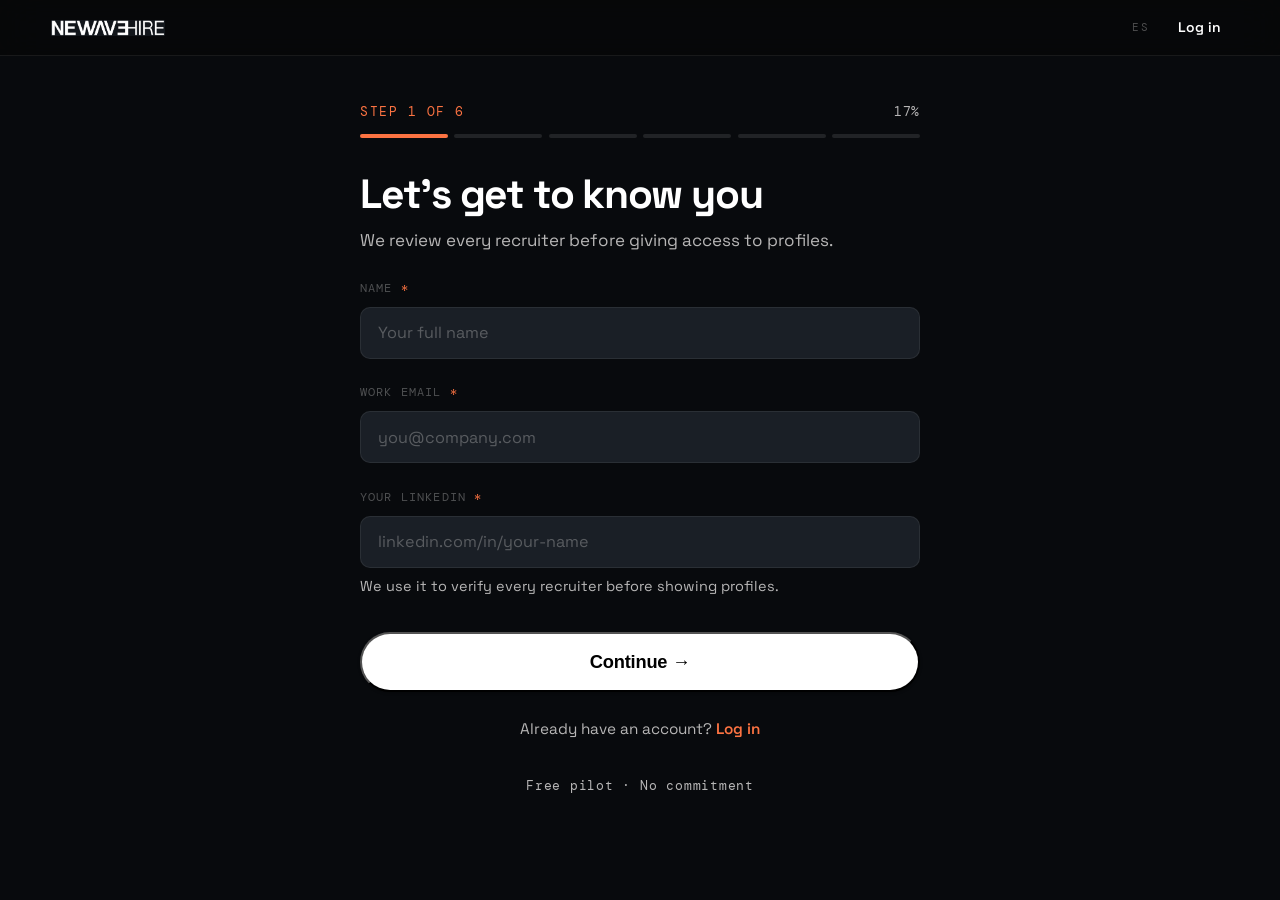
<file: start/index.html>
<!DOCTYPE html>
<html lang="en">
<head>
  <meta charset="UTF-8" />
  <meta name="viewport" content="width=device-width, initial-scale=1.0" />
  <title>Create account | NEWAVE Hire</title>
  <meta name="description" content="Create your recruiter account for the NEWAVE Hire free pilot." />
  <meta name="robots" content="noindex" />
  <link rel="canonical" href="https://newavehire.com/start/" />
  <link rel="preconnect" href="https://fonts.googleapis.com" />
  <link rel="preconnect" href="https://fonts.gstatic.com" crossorigin />
  <link href="https://fonts.googleapis.com/css2?family=Space+Grotesk:wght@400;500;700&family=DM+Mono:wght@400;500&display=swap" rel="stylesheet" />
  <link rel="icon" type="image/png" href="/images/NEWAVEISO.png" />
  <link rel="stylesheet" href="/styles.css" />
  <style>
    /* Formulario por pasos. Tokens, inputs (.lead-form), labels (.form-field) y botones vienen de styles.css */
    body { min-height: 100vh; }
    .start-shell { min-height: 100vh; display: flex; flex-direction: column; align-items: center; padding: 6rem 1.25rem 4rem; }
    .start-card { width: 100%; max-width: 560px; }
    .progress-wrap { width: 100%; max-width: 560px; margin-bottom: 2rem; }
    .progress-label { display: flex; justify-content: space-between; font-family: var(--mono); font-size: 0.75rem; letter-spacing: 0.12em; text-transform: uppercase; color: var(--orange); margin-bottom: 0.7rem; }
    .progress-label span:last-child { color: var(--muted); letter-spacing: 0.04em; }
    .progress-dots { display: flex; gap: 0.4rem; }
    .progress-dots i { flex: 1; height: 4px; border-radius: 99px; background: rgba(255,255,255,0.1); display: block; transition: background 0.3s; }
    .progress-dots i.done { background: rgba(252,115,66,0.45); }
    .progress-dots i.on { background: var(--orange); }
    .step { display: none; }
    .step.active { display: flex; flex-direction: column; gap: 1.5rem; animation: stepIn 0.45s cubic-bezier(0.16,1,0.3,1) both; }
    @keyframes stepIn { from { opacity: 0; transform: translateY(14px); } to { opacity: 1; transform: none; } }
    @media (prefers-reduced-motion: reduce) { .step.active { animation: none; } }
    .step-title { font-size: clamp(1.75rem, 5vw, 2.4rem); font-weight: 700; letter-spacing: -0.03em; line-height: 1.1; outline: none; }
    .step-sub { color: var(--muted); font-size: 1rem; line-height: 1.6; margin-top: -0.9rem; }
    .field-hint { font-size: 0.85rem; color: var(--muted); line-height: 1.5; }
    .field-error { font-size: 0.85rem; color: var(--orange); line-height: 1.4; display: none; }
    .field-error.show { display: block; }
    .lead-form .is-invalid { border-color: var(--orange); }
    .options { display: flex; flex-direction: column; gap: 0.7rem; }
    .opt { display: flex; align-items: center; gap: 0.85rem; width: 100%; text-align: left; background: var(--bg-3); border: 1px solid var(--border); border-radius: var(--r-sm); padding: 1rem 1.1rem; min-height: 56px; cursor: pointer; color: var(--white); font-family: var(--sans); font-size: 1rem; transition: border-color 0.2s, background 0.2s; }
    .opt:hover { border-color: rgba(252,115,66,0.4); background: rgba(252,115,66,0.06); }
    .opt:focus-visible { outline: none; border-color: var(--orange); box-shadow: 0 0 0 3px rgba(252,115,66,0.18); }
    .opt[aria-checked="true"] { border-color: var(--orange); background: rgba(252,115,66,0.12); }
    .opt-radio { width: 18px; height: 18px; flex-shrink: 0; border-radius: 50%; border: 1.5px solid rgba(255,255,255,0.3); position: relative; }
    .opt[aria-checked="true"] .opt-radio { border-color: var(--orange); }
    .opt[aria-checked="true"] .opt-radio::after { content: ""; position: absolute; inset: 3px; border-radius: 50%; background: var(--orange); }
    .nav-row { display: flex; gap: 0.85rem; justify-content: space-between; align-items: center; margin-top: 0.5rem; }
    .nav-row .btn-primary { flex: 1; justify-content: center; }
    .btn-back { font-family: var(--sans); font-size: 0.95rem; font-weight: 500; color: var(--white); background: transparent; border: 1px solid rgba(255,255,255,0.22); border-radius: 980px; padding: 0.95rem 1.25rem; cursor: pointer; transition: background 0.2s; }
    .btn-back:hover { background: rgba(255,255,255,0.06); }
    .lead-form .form-consent { display: flex; gap: 0.75rem; align-items: flex-start; font-size: 0.9rem; color: var(--muted); line-height: 1.6; cursor: pointer; }
    .lead-form .form-consent input[type="checkbox"] { width: 1.1rem; height: 1.1rem; padding: 0; margin-top: 0.25rem; flex-shrink: 0; appearance: auto; -webkit-appearance: checkbox; accent-color: var(--orange); }
    .form-consent a { color: var(--orange); font-weight: 600; }
    .start-success { display: none; text-align: center; flex-direction: column; align-items: center; gap: 1rem; padding: 2rem 0; }
    .start-success.visible { display: flex; }
    .start-success p { color: var(--muted); max-width: 420px; line-height: 1.7; }
    .start-success a { color: var(--orange); font-weight: 600; margin-top: 0.5rem; }
    .nav-login { font-size: 0.82rem; font-weight: 600; color: var(--white); padding: 0.45rem 0.5rem; transition: opacity 0.2s; }
    .nav-login:hover { opacity: 0.7; }
    .start-login { text-align: center; font-size: 0.9rem; color: var(--muted); }
    .start-login a { color: var(--orange); font-weight: 600; }
    .start-note { font-family: var(--mono); font-size: 0.75rem; color: var(--muted); letter-spacing: 0.06em; text-align: center; margin-top: 2rem; }
    @media (max-width: 640px) {
      .start-shell { padding-top: 5rem; }
      .nav-row { flex-direction: column-reverse; align-items: stretch; }
      .btn-back { width: 100%; }
    }
  </style>
</head>
<body>

  <nav class="nav">
    <a href="/" class="logo">
      <img src="/images/nwhirelogofooter.png" alt="NEWAVƎ HIRE" class="logo-img" width="1476" height="208" />
    </a>
    <div class="nav-right">
      <a href="/empezar/" class="lang-toggle">ES</a>
      <!-- TODO-CONFIRM-9: URL de inicio de sesión de la app. /login/ es temporal y hoy no existe. -->
      <a href="/login/" class="nav-login">Log in</a>
    </div>
  </nav>

  <main class="start-shell">
    <div class="progress-wrap" id="progressWrap">
      <div class="progress-label"><span id="progressText">Step 1 of 6</span><span id="progressPct">17%</span></div>
      <div class="progress-dots" aria-hidden="true"><i class="on"></i><i></i><i></i><i></i><i></i><i></i></div>
    </div>

    <form class="lead-form start-card" id="startForm" novalidate>
      <input type="hidden" name="idioma" value="en" />
      <input type="hidden" name="version_terminos" value="pilot-v0" />
      <input type="text" name="website_hp" tabindex="-1" autocomplete="off" aria-hidden="true" style="position:absolute;left:-9999px" />

      <section class="step active" id="step-1" aria-labelledby="title-1">
        <h1 class="step-title" id="title-1" tabindex="-1">Let's get to know you</h1>
        <p class="step-sub">We review every recruiter before giving access to profiles.</p>
        <div class="form-field">
          <label for="nombre">Name <span class="req">*</span></label>
          <input type="text" id="nombre" name="nombre" required autocomplete="name" placeholder="Your full name" />
          <p class="field-error" id="err-nombre" role="alert"></p>
        </div>
        <div class="form-field">
          <label for="email">Work email <span class="req">*</span></label>
          <input type="email" id="email" name="email" required autocomplete="email" placeholder="you@company.com" />
          <p class="field-error" id="err-email" role="alert"></p>
        </div>
        <div class="form-field">
          <label for="linkedin">Your LinkedIn <span class="req">*</span></label>
          <input type="text" id="linkedin" name="linkedin" required inputmode="url" autocapitalize="off" autocorrect="off" spellcheck="false" data-kind="linkedin" placeholder="linkedin.com/in/your-name" aria-describedby="hint-linkedin err-linkedin" />
          <p class="field-hint" id="hint-linkedin">We use it to verify every recruiter before showing profiles.</p>
          <p class="field-error" id="err-linkedin" role="alert"></p>
        </div>
        <div class="nav-row">
          <button type="button" class="btn-primary btn-large" data-next="1">Continue →</button>
        </div>
        <p class="start-login">Already have an account? <a href="/login/">Log in</a></p>
      </section>
      <section class="step" id="step-2" aria-labelledby="title-2">
        <h2 class="step-title" id="title-2" tabindex="-1">Your company</h2>
        <p class="step-sub">So we know who you hire for.</p>
        <div class="form-field">
          <label for="empresa">Company <span class="req">*</span></label>
          <input type="text" id="empresa" name="empresa" required autocomplete="organization" placeholder="Company name" />
          <p class="field-error" id="err-empresa" role="alert"></p>
        </div>
        <div class="form-field">
          <label for="sitio">Company website</label>
          <input type="text" id="sitio" name="sitio" inputmode="url" autocapitalize="off" autocorrect="off" spellcheck="false" data-kind="url" placeholder="company.com" />
          <p class="field-error" id="err-sitio" role="alert"></p>
        </div>
        <div class="form-field">
          <label for="pais">Country <span class="req">*</span></label>
          <select id="pais" name="pais" required>
              <option value="">Select</option>
              <option value="United States">United States</option>
              <option value="Canada">Canada</option>
              <option value="Mexico">Mexico</option>
              <option value="Other">Other</option>
          </select>
          <p class="field-error" id="err-pais" role="alert"></p>
        </div>
        <div class="form-field">
          <label for="equipo">Team size</label>
          <select id="equipo" name="equipo">
              <option value="">Select</option>
              <option value="1-10">1-10</option>
              <option value="11-50">11-50</option>
              <option value="51-200">51-200</option>
              <option value="200+">200+</option>
          </select>
          <p class="field-error" id="err-equipo" role="alert"></p>
        </div>
        <div class="nav-row">
          <button type="button" class="btn-back" data-back="2">← Back</button>
          <button type="button" class="btn-primary btn-large" data-next="2">Continue →</button>
        </div>
      </section>
      <section class="step" id="step-3" aria-labelledby="title-3">
        <h2 class="step-title" id="title-3" tabindex="-1">How you recruit</h2>
        <p class="step-sub">Pick the one that fits best.</p>
        <input type="hidden" name="tipo" id="tipo" data-required="true" />
        <div class="options" role="radiogroup" data-group="tipo">
          <button type="button" class="opt" role="radio" aria-checked="false" data-group="tipo" data-val="Agency recruiter">
            <span class="opt-radio" aria-hidden="true"></span><span>Agency recruiter</span>
          </button>
          <button type="button" class="opt" role="radio" aria-checked="false" data-group="tipo" data-val="In-house recruiter">
            <span class="opt-radio" aria-hidden="true"></span><span>In-house recruiter</span>
          </button>
          <button type="button" class="opt" role="radio" aria-checked="false" data-group="tipo" data-val="Independent recruiter">
            <span class="opt-radio" aria-hidden="true"></span><span>Independent recruiter</span>
          </button>
          <button type="button" class="opt" role="radio" aria-checked="false" data-group="tipo" data-val="Hiring manager">
            <span class="opt-radio" aria-hidden="true"></span><span>Hiring manager</span>
          </button>
        </div>
        <p class="field-error" id="err-tipo" role="alert"></p>
        <div class="nav-row">
          <button type="button" class="btn-back" data-back="3">← Back</button>
          <button type="button" class="btn-primary btn-large" data-next="3">Continue →</button>
        </div>
      </section>
      <section class="step" id="step-4" aria-labelledby="title-4">
        <h2 class="step-title" id="title-4" tabindex="-1">Roles you hire for</h2>
        <p class="step-sub">We use this to show you the right profiles.</p>
        <div class="form-field">
          <label for="rol">Main role you hire for <span class="req">*</span></label>
          <select id="rol" name="rol" required>
              <option value="">Select a role</option>
              <option value="Customer Success">Customer Success</option>
              <option value="AI Strategy">AI Strategy</option>
              <option value="Growth / Marketing">Growth / Marketing</option>
              <option value="Operations">Operations</option>
              <option value="Sales / SDR">Sales / SDR</option>
              <option value="Executive Assistant">Executive Assistant</option>
              <option value="Project Management">Project Management</option>
              <option value="Finance / Bookkeeping">Finance / Bookkeeping</option>
              <option value="Customer Service">Customer Service</option>
              <option value="Content / Design">Content / Design</option>
              <option value="Other">Other</option>
          </select>
          <p class="field-error" id="err-rol" role="alert"></p>
        </div>
        <div class="form-field">
          <label for="otros_roles">Other roles you hire for</label>
          <input type="text" id="otros_roles" name="otros_roles" placeholder="e.g. Operations, Executive Assistant" />
          <p class="field-error" id="err-otros_roles" role="alert"></p>
        </div>
        <div class="nav-row">
          <button type="button" class="btn-back" data-back="4">← Back</button>
          <button type="button" class="btn-primary btn-large" data-next="4">Continue →</button>
        </div>
      </section>
      <section class="step" id="step-5" aria-labelledby="title-5">
        <h2 class="step-title" id="title-5" tabindex="-1">What the role needs</h2>
        <p class="step-sub">Both are optional.</p>
        <div class="form-field">
          <label for="ingles">English level needed</label>
          <select id="ingles" name="ingles">
              <option value="">Select</option>
              <option value="B2">B2</option>
              <option value="B2+">B2+</option>
              <option value="C1">C1</option>
              <option value="C2">C2</option>
              <option value="Not sure">Not sure</option>
          </select>
          <p class="field-error" id="err-ingles" role="alert"></p>
        </div>
        <div class="form-field">
          <label for="zona">Timezone overlap needed</label>
          <select id="zona" name="zona">
              <option value="">Select</option>
              <option value="US Eastern">US Eastern</option>
              <option value="US Central">US Central</option>
              <option value="US Mountain">US Mountain</option>
              <option value="US Pacific">US Pacific</option>
              <option value="Flexible">Flexible</option>
          </select>
          <p class="field-error" id="err-zona" role="alert"></p>
        </div>
        <div class="nav-row">
          <button type="button" class="btn-back" data-back="5">← Back</button>
          <button type="button" class="btn-primary btn-large" data-next="5">Continue →</button>
        </div>
      </section>
      <section class="step" id="step-6" aria-labelledby="title-6">
        <h2 class="step-title" id="title-6" tabindex="-1">Last step</h2>
        <p class="step-sub">A few optional details, then confirm.</p>
        <div class="form-field">
          <label>How soon do you need to hire (optional)</label>
          <input type="hidden" name="urgencia" id="urgencia" />
          <div class="options" role="radiogroup" data-group="urgencia">
            <button type="button" class="opt" role="radio" aria-checked="false" data-group="urgencia" data-val="Now, the role is open">
              <span class="opt-radio" aria-hidden="true"></span><span>Now, the role is open</span>
            </button>
            <button type="button" class="opt" role="radio" aria-checked="false" data-group="urgencia" data-val="In the next 1 to 3 months">
              <span class="opt-radio" aria-hidden="true"></span><span>In the next 1 to 3 months</span>
            </button>
            <button type="button" class="opt" role="radio" aria-checked="false" data-group="urgencia" data-val="Just exploring">
              <span class="opt-radio" aria-hidden="true"></span><span>Just exploring</span>
            </button>
          </div>
          <p class="field-error" id="err-urgencia" role="alert"></p>
        </div>
        <div class="form-field">
          <label for="herramientas">Tools your team uses</label>
          <input type="text" id="herramientas" name="herramientas" placeholder="Notion, Slack, HubSpot, Google Workspace..." />
          <p class="field-error" id="err-herramientas" role="alert"></p>
        </div>
        <div class="form-field">
          <label for="detalle">Anything else about the role (optional)</label>
          <textarea id="detalle" name="detalle" placeholder="What would this person do day to day?"></textarea>
          <p class="field-error" id="err-detalle" role="alert"></p>
        </div>
        <label class="form-consent" for="acepta">
          <input type="checkbox" id="acepta" name="acepta" value="yes" required />
          <span>I agree to the <a href="/terms/" target="_blank" rel="noopener">pilot terms</a> and the <a href="/privacy/" target="_blank" rel="noopener">privacy notice</a>. I will contact candidates only through NEWAVE intros.</span>
        </label>
        <p class="field-error" id="err-acepta" role="alert"></p>
        <!-- TODO-CONFIRM-5: confirm hello@nwave.co is the right contact address. -->
        <p class="field-error" id="formError" role="alert">Something went wrong. Please try again or write to hello@nwave.co</p>
        <div class="nav-row">
          <button type="button" class="btn-back" data-back="6">← Back</button>
          <button type="submit" class="btn-primary btn-large" id="submitBtn">Create account →</button>
        </div>
      </section>
    </form>

    <div class="start-success start-card" id="startSuccess" role="status">
      <div class="form-success-icon">✓</div>
      <h2 class="step-title">Account under review</h2>
      <p>Thanks. We review every recruiter during the pilot and email you when your account is ready.</p>
      <a href="/">Back to NEWAVE Hire</a>
    </div>

    <p class="start-note">Free pilot · No commitment</p>
  </main>

  <script>
    (function () {
      var SHEET_URL = 'https://script.google.com/macros/s/AKfycbzfKjnqztcnC8cF5WB5mo7rkATOneLJby7yx0Nb0IKsfnhcaGU8nz-ubUHK2Sg3hL8d6A/exec';
      // Cuando la app tenga URL, ponla aquí y al terminar el formulario se redirige ahí en vez de mostrar la pantalla de espera.
      var APP_URL = '';
      var MSG = {"req_err": "Please complete this field.", "opt_err": "Please pick an option.", "email_err": "Please enter a valid email.", "url_err": "That doesn't look like a valid link.", "li_err": "That link doesn't look like a profile. It should look like linkedin.com/in/your-name", "consent_err": "Please accept the pilot terms to continue.", "step": "Step", "of": "of", "sending": "Sending..."};
      var TOTAL = 6;
      var FIELDS = ['idioma','nombre','email','linkedin','empresa','sitio','pais','equipo','tipo','rol','otros_roles','ingles','zona','urgencia','herramientas','detalle','acepta','version_terminos','website_hp'];
      var LINKEDIN_RE = /^https?:\/\/([a-z]{2,3}\.)?linkedin\.com\/in\/[^\/\s?#]+\/?([?#].*)?$/i;
      var EMAIL_RE = /^[^\s@]+@[^\s@]+\.[^\s@]+$/;

      var form = document.getElementById('startForm');
      var success = document.getElementById('startSuccess');
      var formError = document.getElementById('formError');
      var leadId = (window.crypto && crypto.randomUUID) ? crypto.randomUUID() : Date.now().toString(36) + Math.random().toString(36).slice(2);
      var current = 1;

      function normalizeUrl(input) {
        var v = input.value.trim();
        if (v && !/^https?:\/\//i.test(v)) v = 'https://' + v;
        input.value = v;
      }

      function setError(id, msg) {
        var el = document.getElementById('err-' + id);
        var input = document.getElementById(id);
        if (el) { el.textContent = msg || ''; el.classList.toggle('show', !!msg); }
        if (input && input.type !== 'hidden') {
          input.classList.toggle('is-invalid', !!msg);
          if (msg) input.setAttribute('aria-invalid', 'true'); else input.removeAttribute('aria-invalid');
        }
      }

      function validateStep(n) {
        var stepEl = document.getElementById('step-' + n);
        var firstBad = null;
        stepEl.querySelectorAll('input[data-kind]').forEach(normalizeUrl);
        stepEl.querySelectorAll('input:not([type=hidden]):not([name=website_hp]), select, textarea, input[type=hidden][data-required]').forEach(function (el) {
          var v = el.type === 'checkbox' ? el.checked : el.value.trim();
          var msg = '';
          if (el.required || el.dataset.required) {
            if (!v) msg = el.type === 'checkbox' ? MSG.consent_err : (el.type === 'hidden' || el.tagName === 'SELECT' ? MSG.opt_err : MSG.req_err);
          }
          if (!msg && v && el.type === 'email' && !EMAIL_RE.test(v)) msg = MSG.email_err;
          if (!msg && v && el.dataset.kind === 'linkedin' && !LINKEDIN_RE.test(v)) msg = MSG.li_err;
          if (!msg && v && el.dataset.kind === 'url' && !/^https?:\/\/[^\s.]+\.[^\s]+$/i.test(v)) msg = MSG.url_err;
          setError(el.id, msg);
          if (msg && !firstBad) firstBad = el.type === 'hidden' ? stepEl.querySelector('.opt') : el;
        });
        if (firstBad) firstBad.focus();
        return !firstBad;
      }

      function showStep(n) {
        document.getElementById('step-' + current).classList.remove('active');
        current = n;
        document.getElementById('step-' + n).classList.add('active');
        document.getElementById('progressText').textContent = MSG.step + ' ' + n + ' ' + MSG.of + ' ' + TOTAL;
        document.getElementById('progressPct').textContent = Math.round(n / TOTAL * 100) + '%';
        document.querySelectorAll('.progress-dots i').forEach(function (dot, i) {
          dot.className = i + 1 < n ? 'done' : (i + 1 === n ? 'on' : '');
        });
        window.scrollTo({ top: 0, behavior: 'smooth' });
        document.getElementById('title-' + n).focus({ preventScroll: true });
      }

      function params(etapa) {
        var p = new URLSearchParams();
        FIELDS.forEach(function (name) {
          var el = form.elements[name];
          var v = '';
          if (el) v = el.type === 'checkbox' ? (el.checked ? 'yes' : '') : el.value.trim();
          p.append(name, v);
        });
        p.append('lead_id', leadId);
        p.append('etapa', etapa);
        return p;
      }

      // Guarda el paso 1 (nombre, email, LinkedIn) en cuanto le dan Continuar. No bloquea al usuario si falla.
      function savePartial() {
        try { fetch(SHEET_URL, { method: 'POST', body: params('parcial'), keepalive: true }).catch(function () {}); } catch (e) {}
      }

      form.addEventListener('click', function (e) {
        var next = e.target.closest('[data-next]');
        var back = e.target.closest('[data-back]');
        var opt = e.target.closest('.opt');
        if (next) {
          var n = +next.dataset.next;
          if (!validateStep(n)) return;
          if (n === 1) savePartial();
          showStep(n + 1);
        } else if (back) {
          showStep(+back.dataset.back - 1);
        } else if (opt) {
          var group = opt.dataset.group;
          var hidden = document.getElementById(group);
          var wasOn = opt.getAttribute('aria-checked') === 'true';
          form.querySelectorAll('.opt[data-group="' + group + '"]').forEach(function (o) { o.setAttribute('aria-checked', 'false'); });
          // Las opciones opcionales se pueden desmarcar con un segundo clic
          if (wasOn && !hidden.dataset.required) { hidden.value = ''; return; }
          opt.setAttribute('aria-checked', 'true');
          hidden.value = opt.dataset.val;
          setError(group, '');
        }
      });

      // El error de un campo se borra en cuanto la persona lo corrige
      form.addEventListener('input', function (e) { if (e.target.id) setError(e.target.id, ''); });
      form.addEventListener('change', function (e) { if (e.target.id) setError(e.target.id, ''); });

      form.addEventListener('submit', function (e) {
        e.preventDefault();
        // Enter en un paso intermedio avanza en vez de enviar
        if (current < TOTAL) { form.querySelector('#step-' + current + ' [data-next]').click(); return; }
        if (!validateStep(TOTAL)) return;

        var btn = document.getElementById('submitBtn');
        var original = btn.textContent;
        formError.classList.remove('show');
        btn.textContent = MSG.sending;
        btn.disabled = true;

        var controller = new AbortController();
        var timer = setTimeout(function () { controller.abort(); }, 15000);

        function fail(fields) {
          btn.textContent = original;
          btn.disabled = false;
          formError.classList.add('show');
          if (fields && fields.length) {
            // Regresa al primer paso que tenga un campo rechazado por el servidor
            for (var n = 1; n <= TOTAL; n++) {
              var stepEl = document.getElementById('step-' + n);
              var bad = fields.filter(function (f) { return stepEl.querySelector('[name="' + f + '"]'); });
              if (bad.length) {
                bad.forEach(function (f) { setError(f, f === 'linkedin' ? MSG.li_err : MSG.req_err); });
                if (n !== current) showStep(n);
                break;
              }
            }
          }
        }

        fetch(SHEET_URL, { method: 'POST', body: params('completo'), signal: controller.signal })
          .then(function (res) { return res.json(); })
          .then(function (data) {
            clearTimeout(timer);
            if (!(data && data.ok === true)) return fail(data && data.fields);
            if (APP_URL) { window.location.href = APP_URL; return; }
            form.style.display = 'none';
            document.getElementById('progressWrap').style.display = 'none';
            success.classList.add('visible');
            window.scrollTo({ top: 0, behavior: 'smooth' });
          })
          .catch(function () { clearTimeout(timer); fail(); });
      });
    })();
  </script>
</body>
</html>
</file>
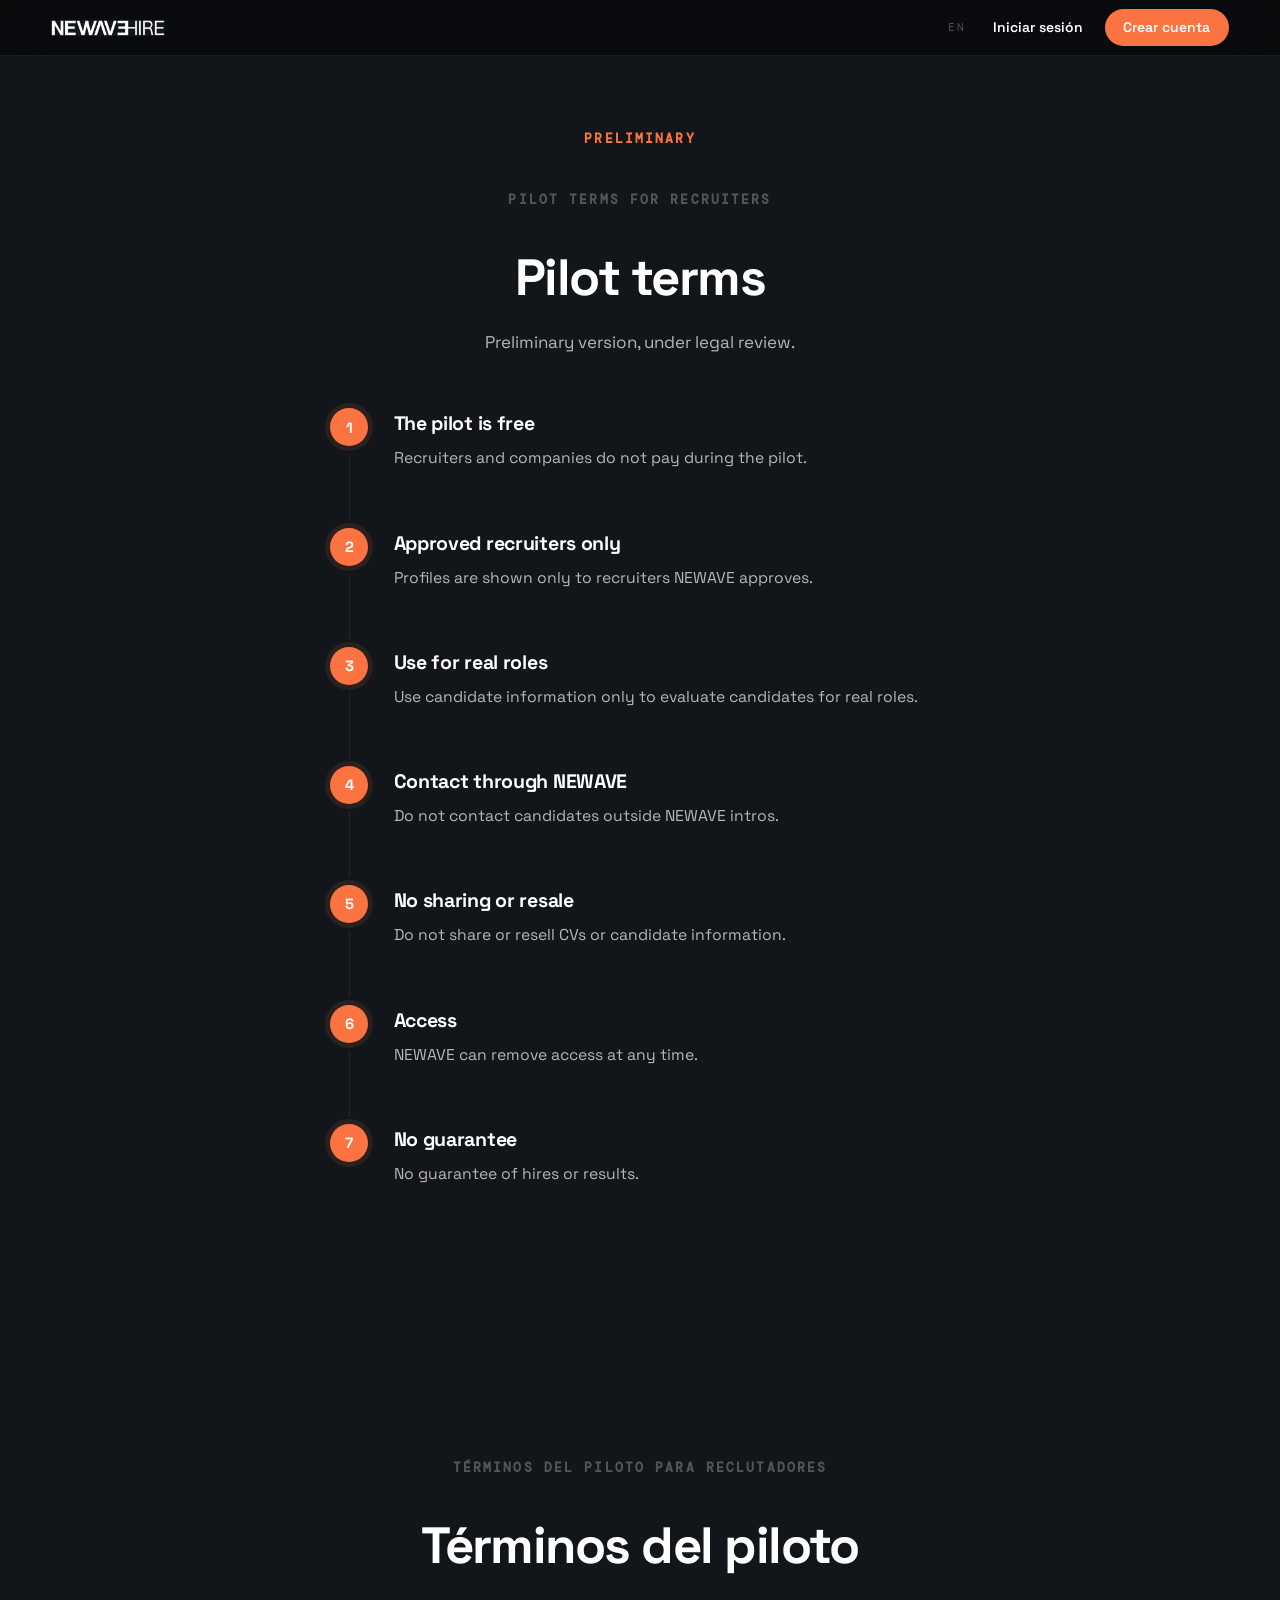
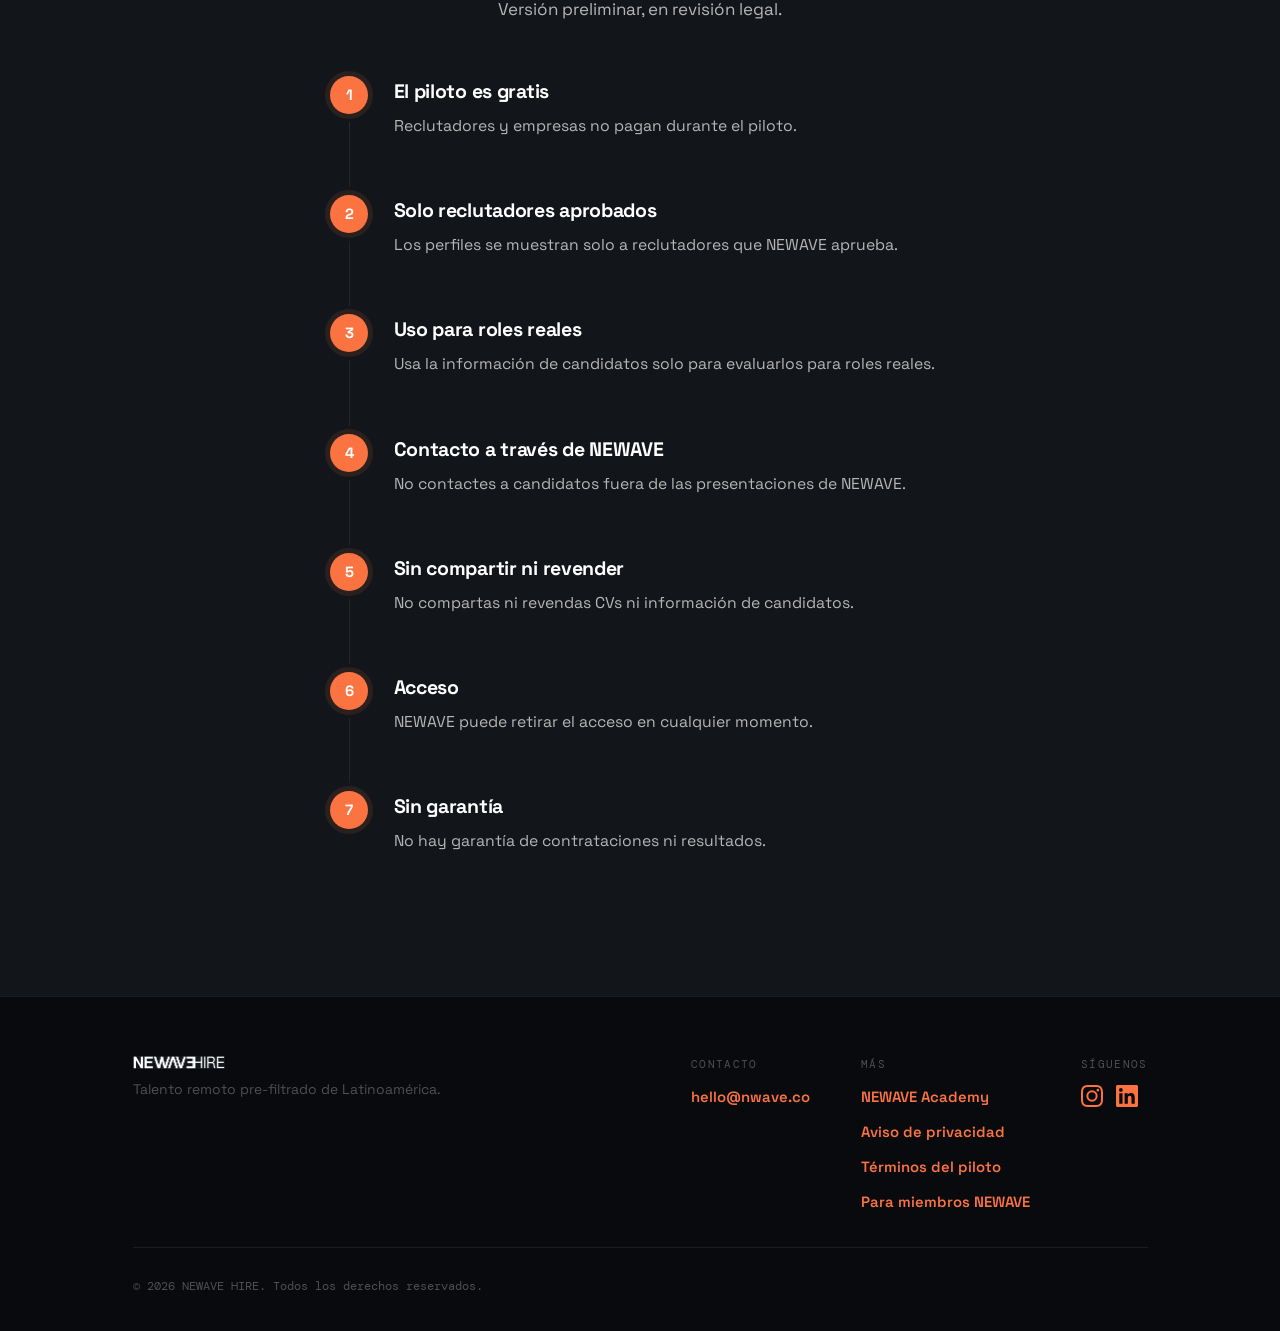
<file: terms/index.html>
<!DOCTYPE html>
<html lang="en">
<head>
  <meta charset="UTF-8" />
  <meta name="viewport" content="width=device-width, initial-scale=1.0" />
  <title>Pilot terms | NEWAVE Hire</title>
  <meta name="description" content="Terms for recruiters in the NEWAVE Hire pilot." />
  <meta name="robots" content="noindex" />
  <link rel="canonical" href="https://newavehire.com/terms/" />
  <link rel="preconnect" href="https://fonts.googleapis.com" />
  <link rel="preconnect" href="https://fonts.gstatic.com" crossorigin />
  <link href="https://fonts.googleapis.com/css2?family=Space+Grotesk:wght@400;500;700&family=DM+Mono:wght@400;500&display=swap" rel="stylesheet" />
  <link rel="icon" type="image/png" href="/images/NEWAVEISO.png" />
  <link rel="stylesheet" href="/styles.css" />
  <style>
    .nav-login { font-size: 0.82rem; font-weight: 600; color: var(--white); padding: 0.45rem 0.5rem; transition: opacity 0.2s; }
    .nav-login:hover { opacity: 0.7; }
    .nav-login, .nav-right .nav-cta { white-space: nowrap; }
    @media (max-width: 480px) { .nav-login { display: none; } }
  </style>
</head>
<body>

  <!-- NAV -->
  <nav class="nav">
    <a href="/" class="logo">
      <img src="/images/nwhirelogofooter.png" alt="NEWAVƎ HIRE" class="logo-img" width="1476" height="208" />
    </a>
    <div class="nav-right">
      <a href="/" class="lang-toggle">EN</a>
      <a href="/login/" class="nav-login">Iniciar sesión</a>
      <a href="/empezar/" class="nav-cta">Crear cuenta</a>
    </div>
  </nav>
  <section class="form-section">
    <div class="form-inner">
      <div class="form-head">
          <span class="mono-tag">Preliminary</span>
        <span class="mono-tag dark">Pilot terms for recruiters</span>
        <h2>Pilot terms</h2>
        <p>Preliminary version, under legal review.</p>
      </div>
        <div class="how-steps">
          <div class="how-step">
            <div class="step-indicator">
              <div class="step-num">1</div>
              <div class="step-line"></div>
            </div>
            <div class="step-content">
              <h3>The pilot is free</h3>
              <p>Recruiters and companies do not pay during the pilot.</p>
            </div>
          </div>
          <div class="how-step">
            <div class="step-indicator">
              <div class="step-num">2</div>
              <div class="step-line"></div>
            </div>
            <div class="step-content">
              <h3>Approved recruiters only</h3>
              <p>Profiles are shown only to recruiters NEWAVE approves.</p>
            </div>
          </div>
          <div class="how-step">
            <div class="step-indicator">
              <div class="step-num">3</div>
              <div class="step-line"></div>
            </div>
            <div class="step-content">
              <h3>Use for real roles</h3>
              <p>Use candidate information only to evaluate candidates for real roles.</p>
            </div>
          </div>
          <div class="how-step">
            <div class="step-indicator">
              <div class="step-num">4</div>
              <div class="step-line"></div>
            </div>
            <div class="step-content">
              <h3>Contact through NEWAVE</h3>
              <p>Do not contact candidates outside NEWAVE intros.</p>
            </div>
          </div>
          <div class="how-step">
            <div class="step-indicator">
              <div class="step-num">5</div>
              <div class="step-line"></div>
            </div>
            <div class="step-content">
              <h3>No sharing or resale</h3>
              <p>Do not share or resell CVs or candidate information.</p>
            </div>
          </div>
          <div class="how-step">
            <div class="step-indicator">
              <div class="step-num">6</div>
              <div class="step-line"></div>
            </div>
            <div class="step-content">
              <h3>Access</h3>
              <p>NEWAVE can remove access at any time.</p>
            </div>
          </div>
          <div class="how-step how-step-last">
            <div class="step-indicator">
              <div class="step-num">7</div>
            </div>
            <div class="step-content">
              <h3>No guarantee</h3>
              <p>No guarantee of hires or results.</p>
            </div>
          </div>
        </div>
    </div>
  </section>

  <section class="form-section">
    <div class="form-inner">
      <div class="form-head">
        <span class="mono-tag dark">Términos del piloto para reclutadores</span>
        <h2>Términos del piloto</h2>
        <p>Versión preliminar, en revisión legal.</p>
      </div>
        <div class="how-steps">
          <div class="how-step">
            <div class="step-indicator">
              <div class="step-num">1</div>
              <div class="step-line"></div>
            </div>
            <div class="step-content">
              <h3>El piloto es gratis</h3>
              <p>Reclutadores y empresas no pagan durante el piloto.</p>
            </div>
          </div>
          <div class="how-step">
            <div class="step-indicator">
              <div class="step-num">2</div>
              <div class="step-line"></div>
            </div>
            <div class="step-content">
              <h3>Solo reclutadores aprobados</h3>
              <p>Los perfiles se muestran solo a reclutadores que NEWAVE aprueba.</p>
            </div>
          </div>
          <div class="how-step">
            <div class="step-indicator">
              <div class="step-num">3</div>
              <div class="step-line"></div>
            </div>
            <div class="step-content">
              <h3>Uso para roles reales</h3>
              <p>Usa la información de candidatos solo para evaluarlos para roles reales.</p>
            </div>
          </div>
          <div class="how-step">
            <div class="step-indicator">
              <div class="step-num">4</div>
              <div class="step-line"></div>
            </div>
            <div class="step-content">
              <h3>Contacto a través de NEWAVE</h3>
              <p>No contactes a candidatos fuera de las presentaciones de NEWAVE.</p>
            </div>
          </div>
          <div class="how-step">
            <div class="step-indicator">
              <div class="step-num">5</div>
              <div class="step-line"></div>
            </div>
            <div class="step-content">
              <h3>Sin compartir ni revender</h3>
              <p>No compartas ni revendas CVs ni información de candidatos.</p>
            </div>
          </div>
          <div class="how-step">
            <div class="step-indicator">
              <div class="step-num">6</div>
              <div class="step-line"></div>
            </div>
            <div class="step-content">
              <h3>Acceso</h3>
              <p>NEWAVE puede retirar el acceso en cualquier momento.</p>
            </div>
          </div>
          <div class="how-step how-step-last">
            <div class="step-indicator">
              <div class="step-num">7</div>
            </div>
            <div class="step-content">
              <h3>Sin garantía</h3>
              <p>No hay garantía de contrataciones ni resultados.</p>
            </div>
          </div>
        </div>
    </div>
  </section>

  <!-- FOOTER -->
  <footer class="footer">
    <div class="footer-inner">
      <div class="footer-top">
        <div class="footer-brand">
          <img src="/images/nwhirelogofooter.png" alt="NEWAVƎ HIRE" class="footer-logo-img" width="1476" height="208" loading="lazy" decoding="async" />
          <p class="footer-tag">Talento remoto pre-filtrado de Latinoamérica.</p>
        </div>
        <div class="footer-links">
          <div class="footer-col">
            <span class="footer-col-label">Contacto</span>
            <!-- TODO-CONFIRM-5: confirm contact address. -->
            <a href="mailto:hello@nwave.co" class="footer-email">hello@nwave.co</a>
          </div>
          <div class="footer-col">
            <span class="footer-col-label">Más</span>
            <a href="https://newaveacademy.com" target="_blank" rel="noopener" class="footer-email">NEWAVE Academy</a>
            <a href="/privacy/" class="footer-email">Aviso de privacidad</a>
            <a href="/terms/" class="footer-email">Términos del piloto</a>
            <a href="/aiready/" class="footer-email">Para miembros NEWAVE</a>
          </div>
          <div class="footer-col">
            <span class="footer-col-label">Síguenos</span>
            <div class="footer-social-icons">
              <a href="https://www.instagram.com/newave.academy/" target="_blank" rel="noopener" class="footer-social-icon" aria-label="Instagram">
                <svg width="22" height="22" viewBox="0 0 24 24" fill="currentColor"><path d="M12 2.163c3.204 0 3.584.012 4.85.07 3.252.148 4.771 1.691 4.919 4.919.058 1.265.069 1.645.069 4.849 0 3.205-.012 3.584-.069 4.849-.149 3.225-1.664 4.771-4.919 4.919-1.266.058-1.644.07-4.85.07-3.204 0-3.584-.012-4.849-.07-3.26-.149-4.771-1.699-4.919-4.92-.058-1.265-.07-1.644-.07-4.849 0-3.204.013-3.583.07-4.849.149-3.227 1.664-4.771 4.919-4.919 1.266-.057 1.645-.069 4.849-.069zM12 0C8.741 0 8.333.014 7.053.072 2.695.272.273 2.69.073 7.052.014 8.333 0 8.741 0 12c0 3.259.014 3.668.072 4.948.2 4.358 2.618 6.78 6.98 6.98C8.333 23.986 8.741 24 12 24c3.259 0 3.668-.014 4.948-.072 4.354-.2 6.782-2.618 6.979-6.98.059-1.28.073-1.689.073-4.948 0-3.259-.014-3.667-.072-4.947-.196-4.354-2.617-6.78-6.979-6.98C15.668.014 15.259 0 12 0zm0 5.838a6.162 6.162 0 1 0 0 12.324 6.162 6.162 0 0 0 0-12.324zM12 16a4 4 0 1 1 0-8 4 4 0 0 1 0 8zm6.406-11.845a1.44 1.44 0 1 0 0 2.881 1.44 1.44 0 0 0 0-2.881z"/></svg>
              </a>
              <a href="https://www.linkedin.com/company/newave-group" target="_blank" rel="noopener" class="footer-social-icon" aria-label="LinkedIn">
                <svg width="22" height="22" viewBox="0 0 24 24" fill="currentColor"><path d="M20.447 20.452h-3.554v-5.569c0-1.328-.027-3.037-1.852-3.037-1.853 0-2.136 1.445-2.136 2.939v5.667H9.351V9h3.414v1.561h.046c.477-.9 1.637-1.85 3.37-1.85 3.601 0 4.267 2.37 4.267 5.455v6.286zM5.337 7.433a2.062 2.062 0 0 1-2.063-2.065 2.064 2.064 0 1 1 2.063 2.065zm1.782 13.019H3.555V9h3.564v11.452zM22.225 0H1.771C.792 0 0 .774 0 1.729v20.542C0 23.227.792 24 1.771 24h20.451C23.2 24 24 23.227 24 22.271V1.729C24 .774 23.2 0 22.222 0h.003z"/></svg>
              </a>
            </div>
          </div>
        </div>
      </div>
      <div class="footer-bottom">
        <span class="copyright">© 2026 NEWAVE HIRE. Todos los derechos reservados.</span>
      </div>
    </div>
  </footer>

</body>
</html>
</file>
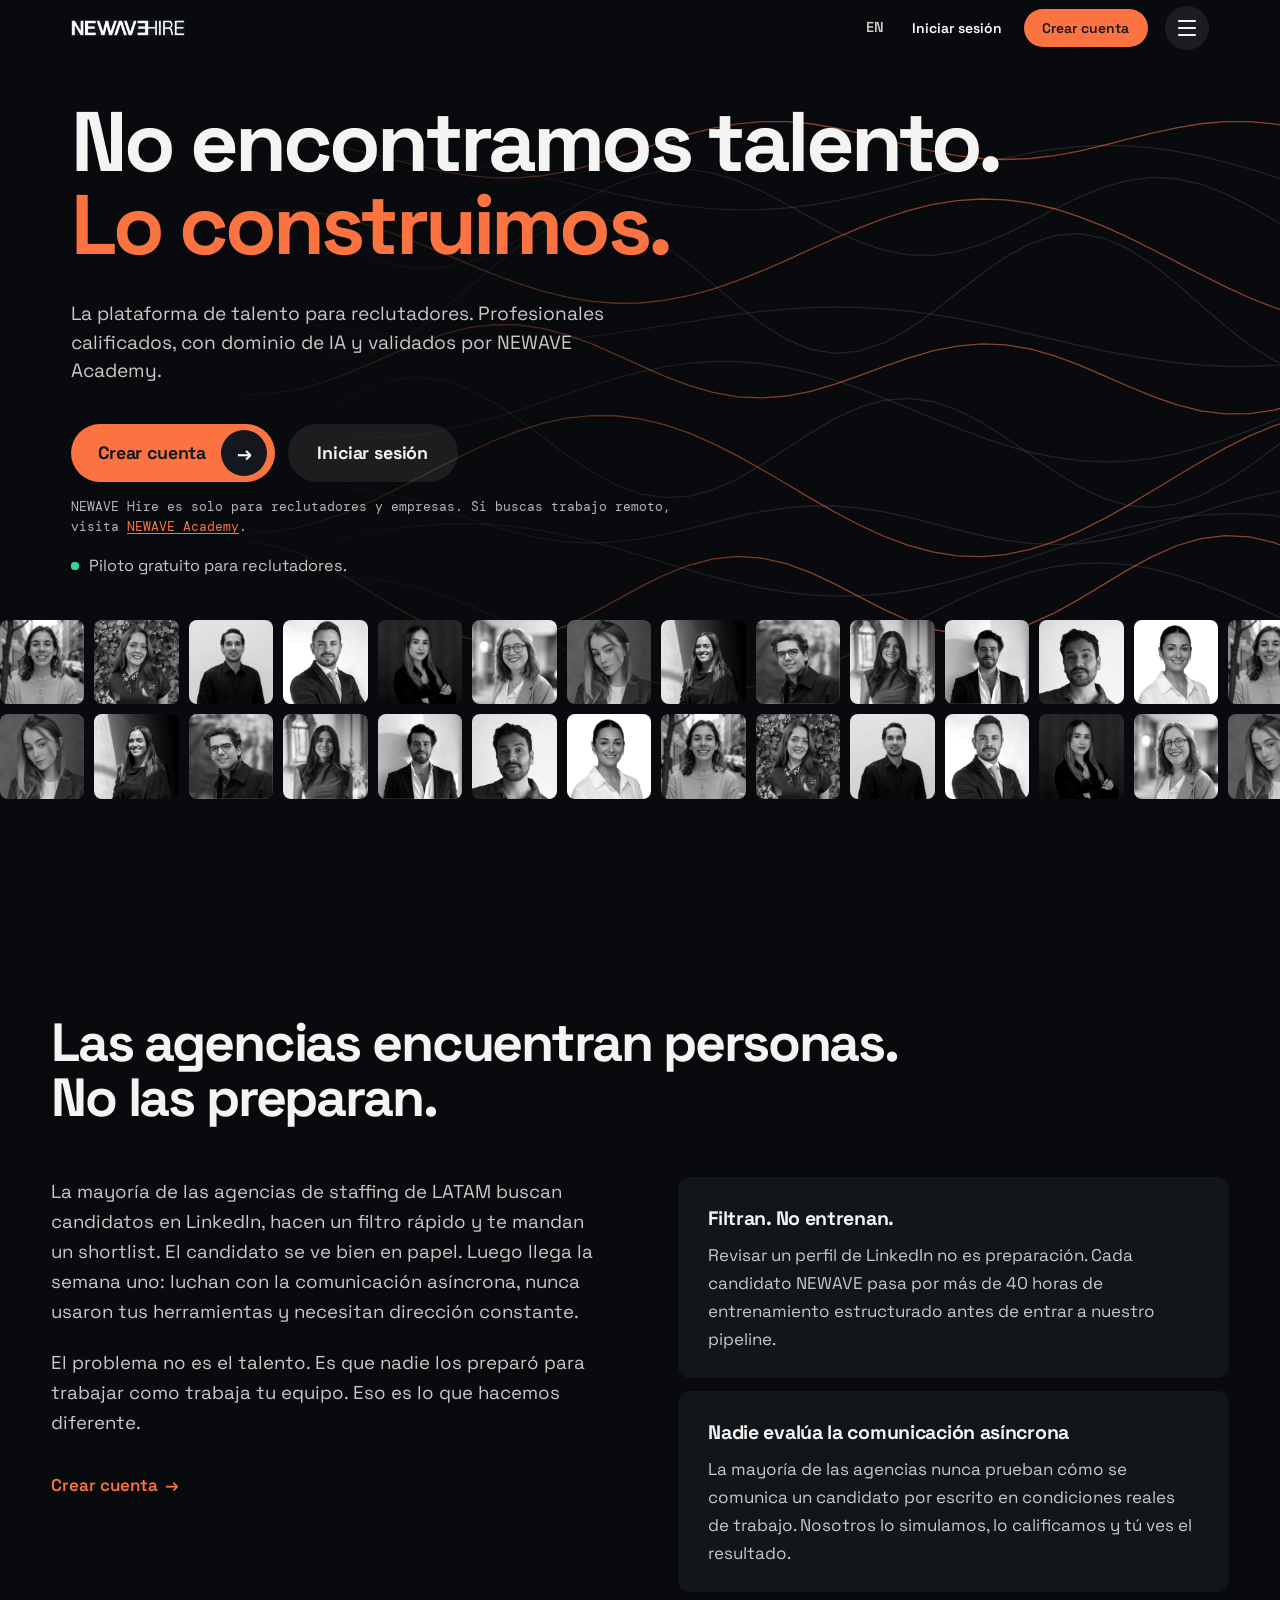
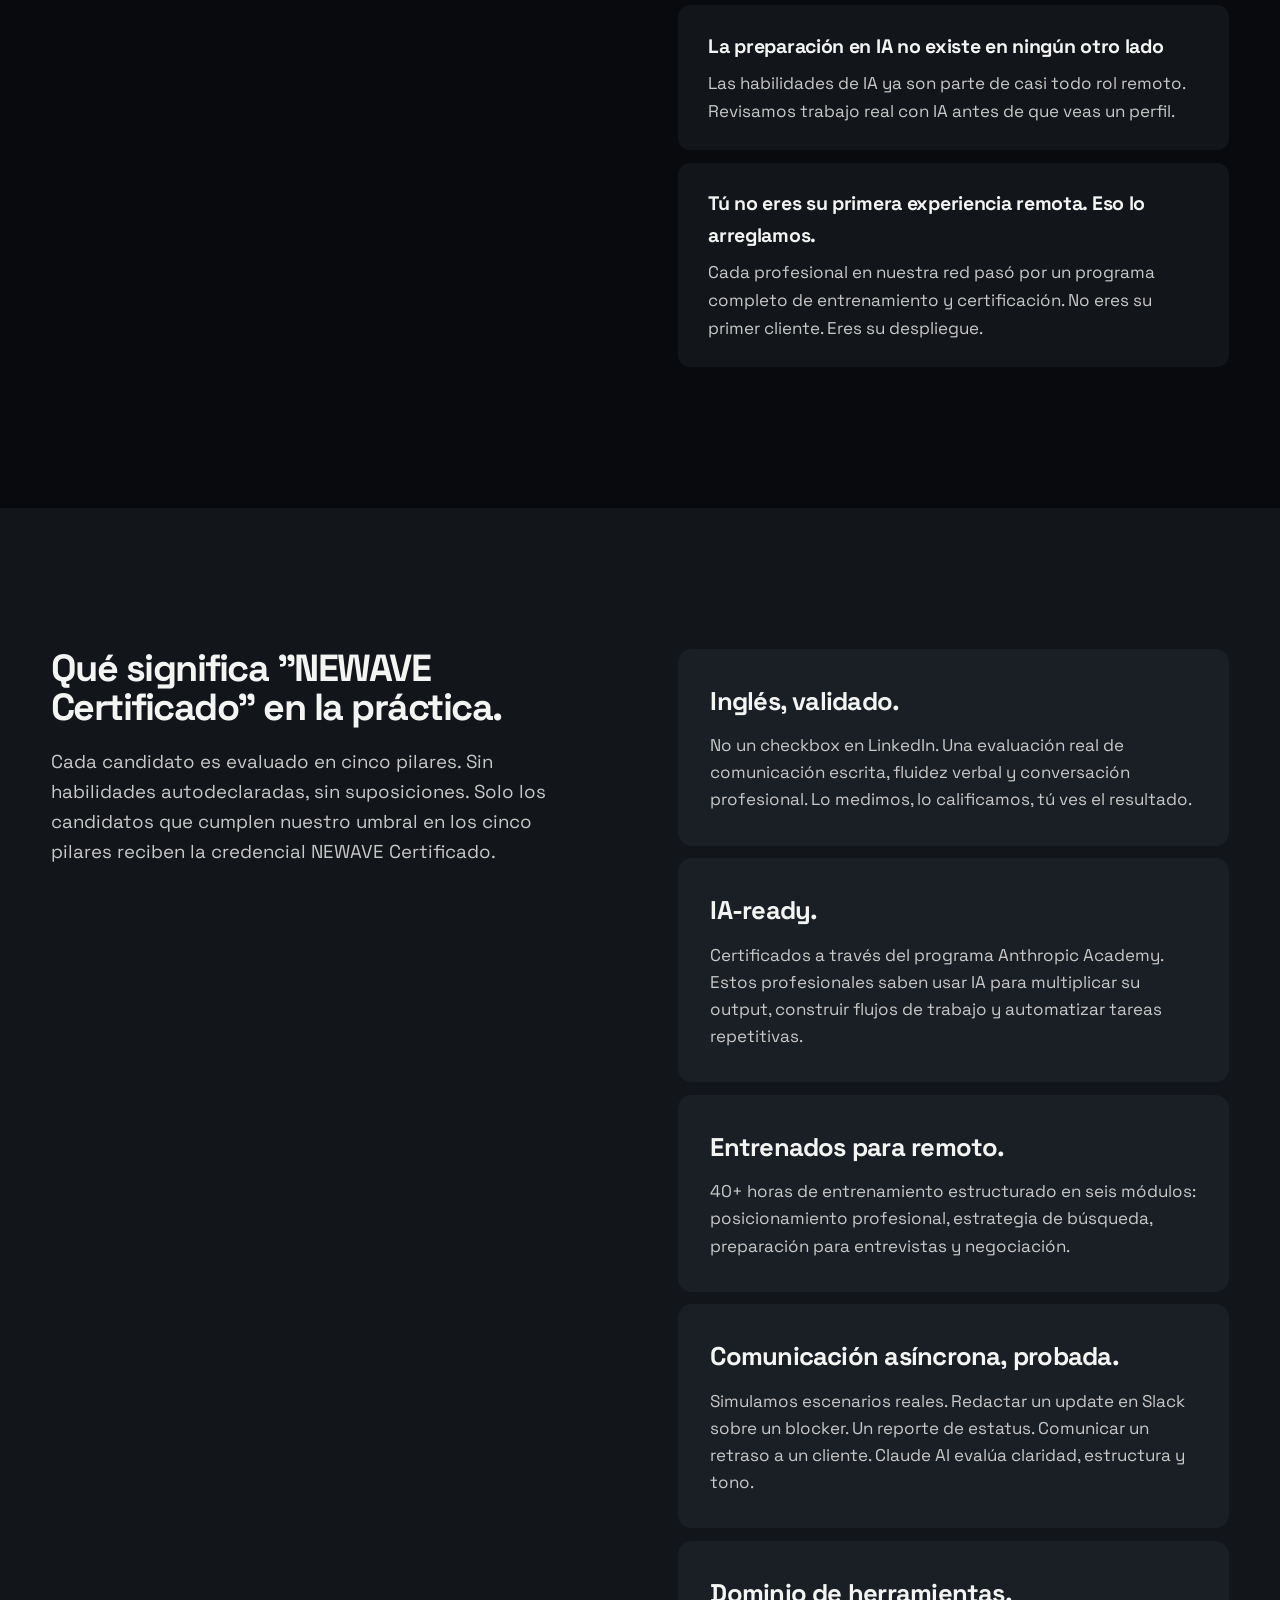
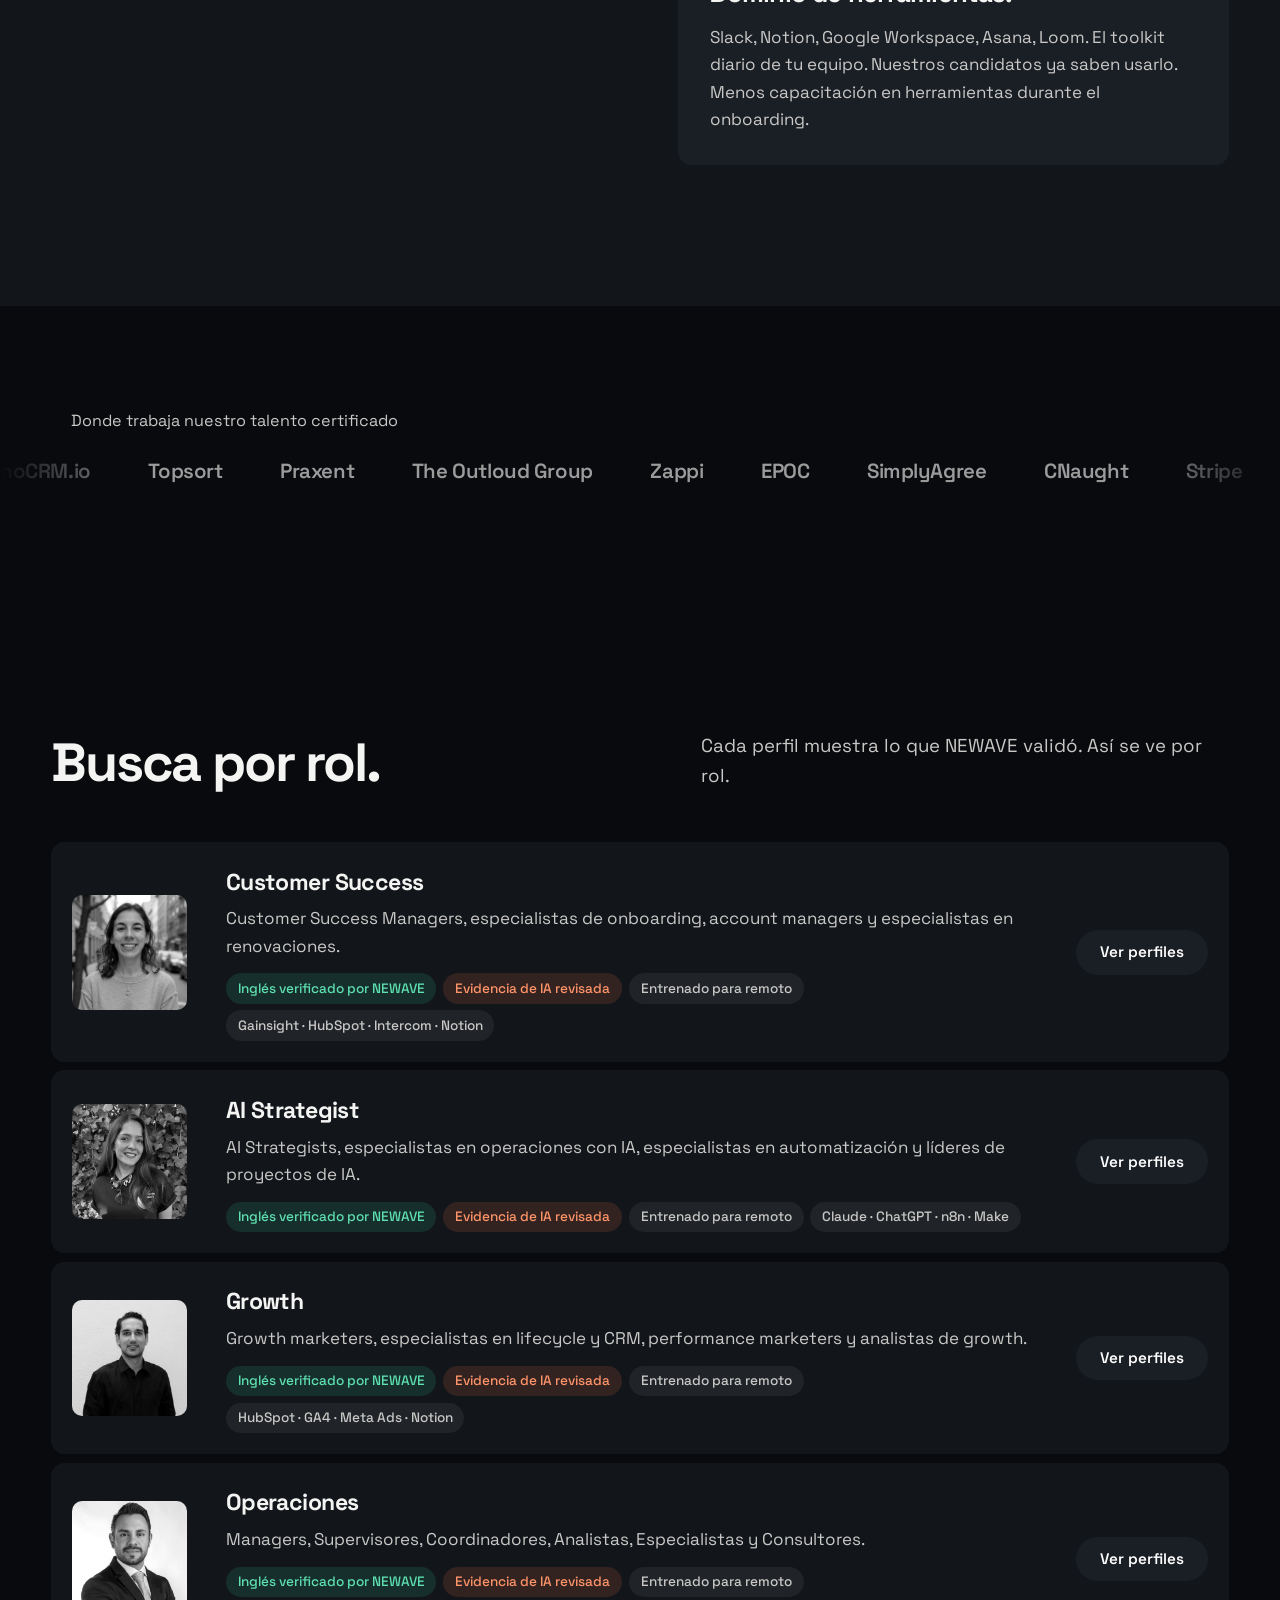
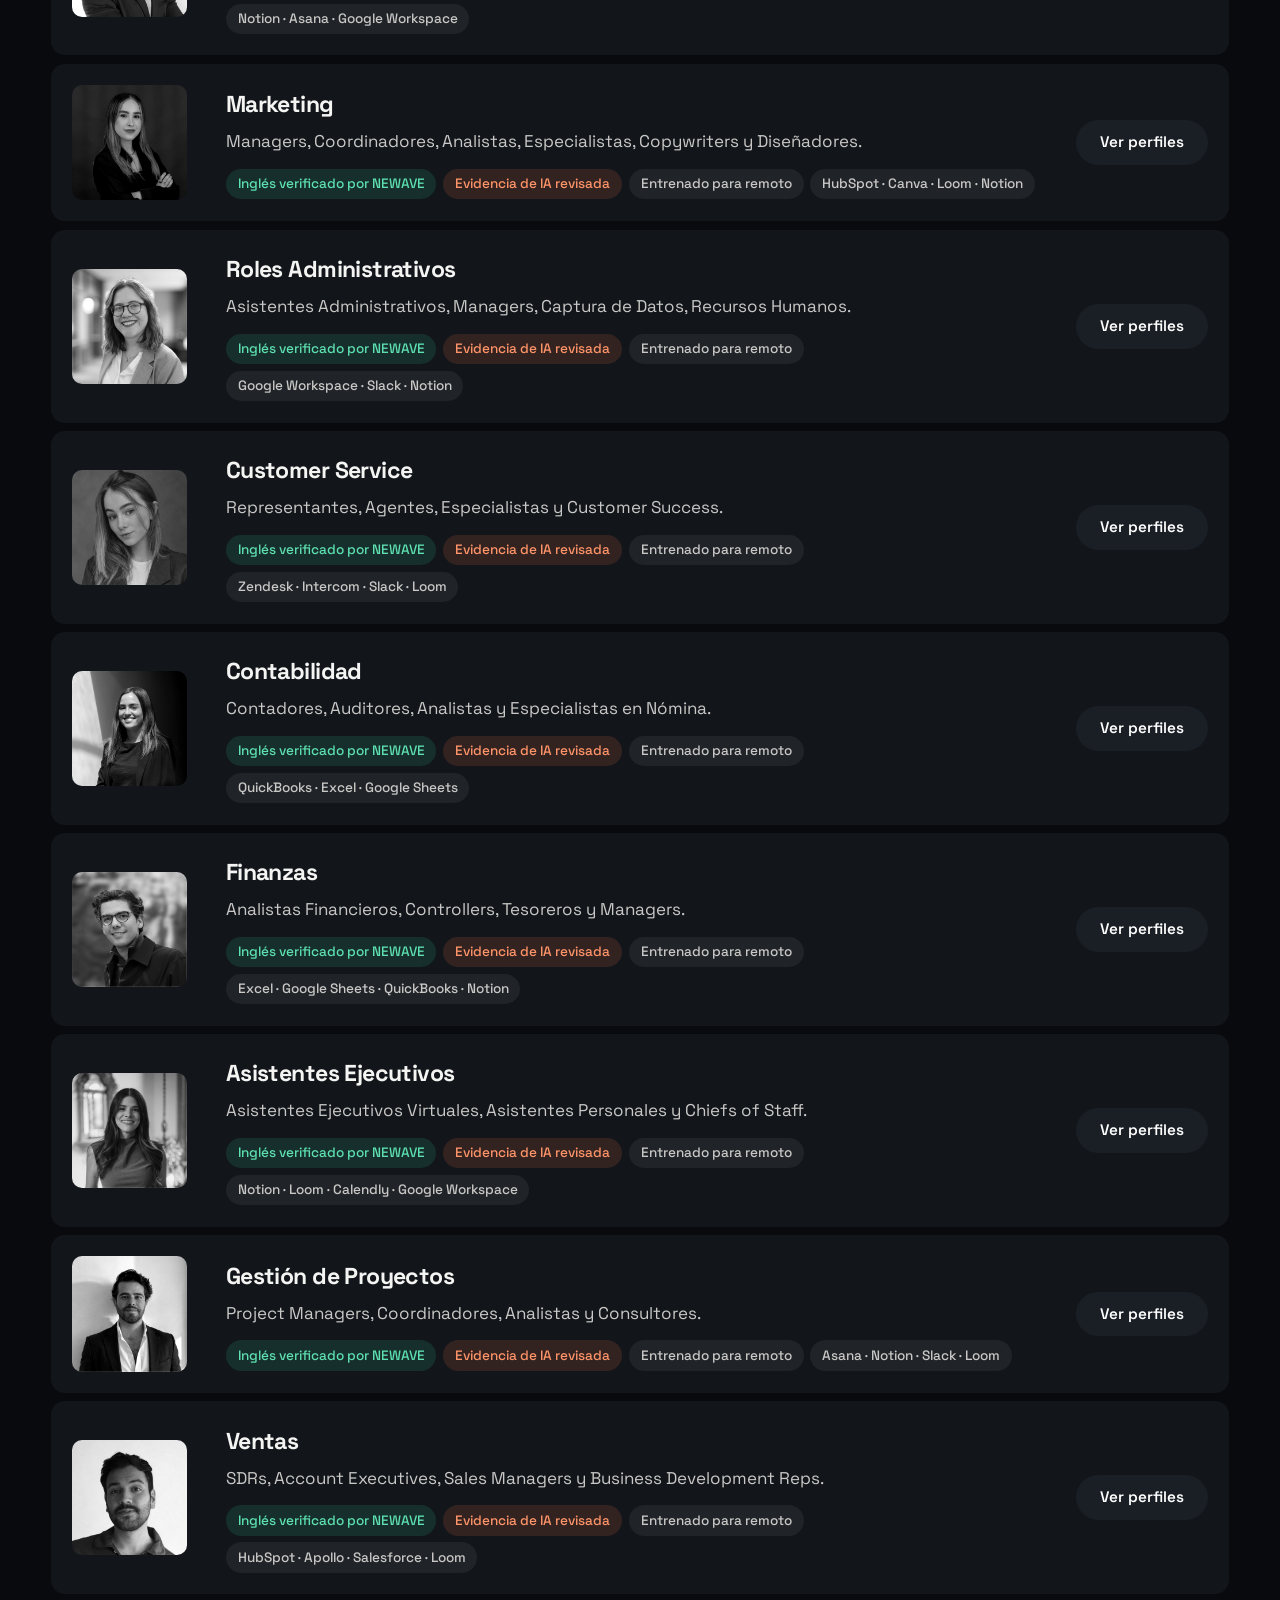
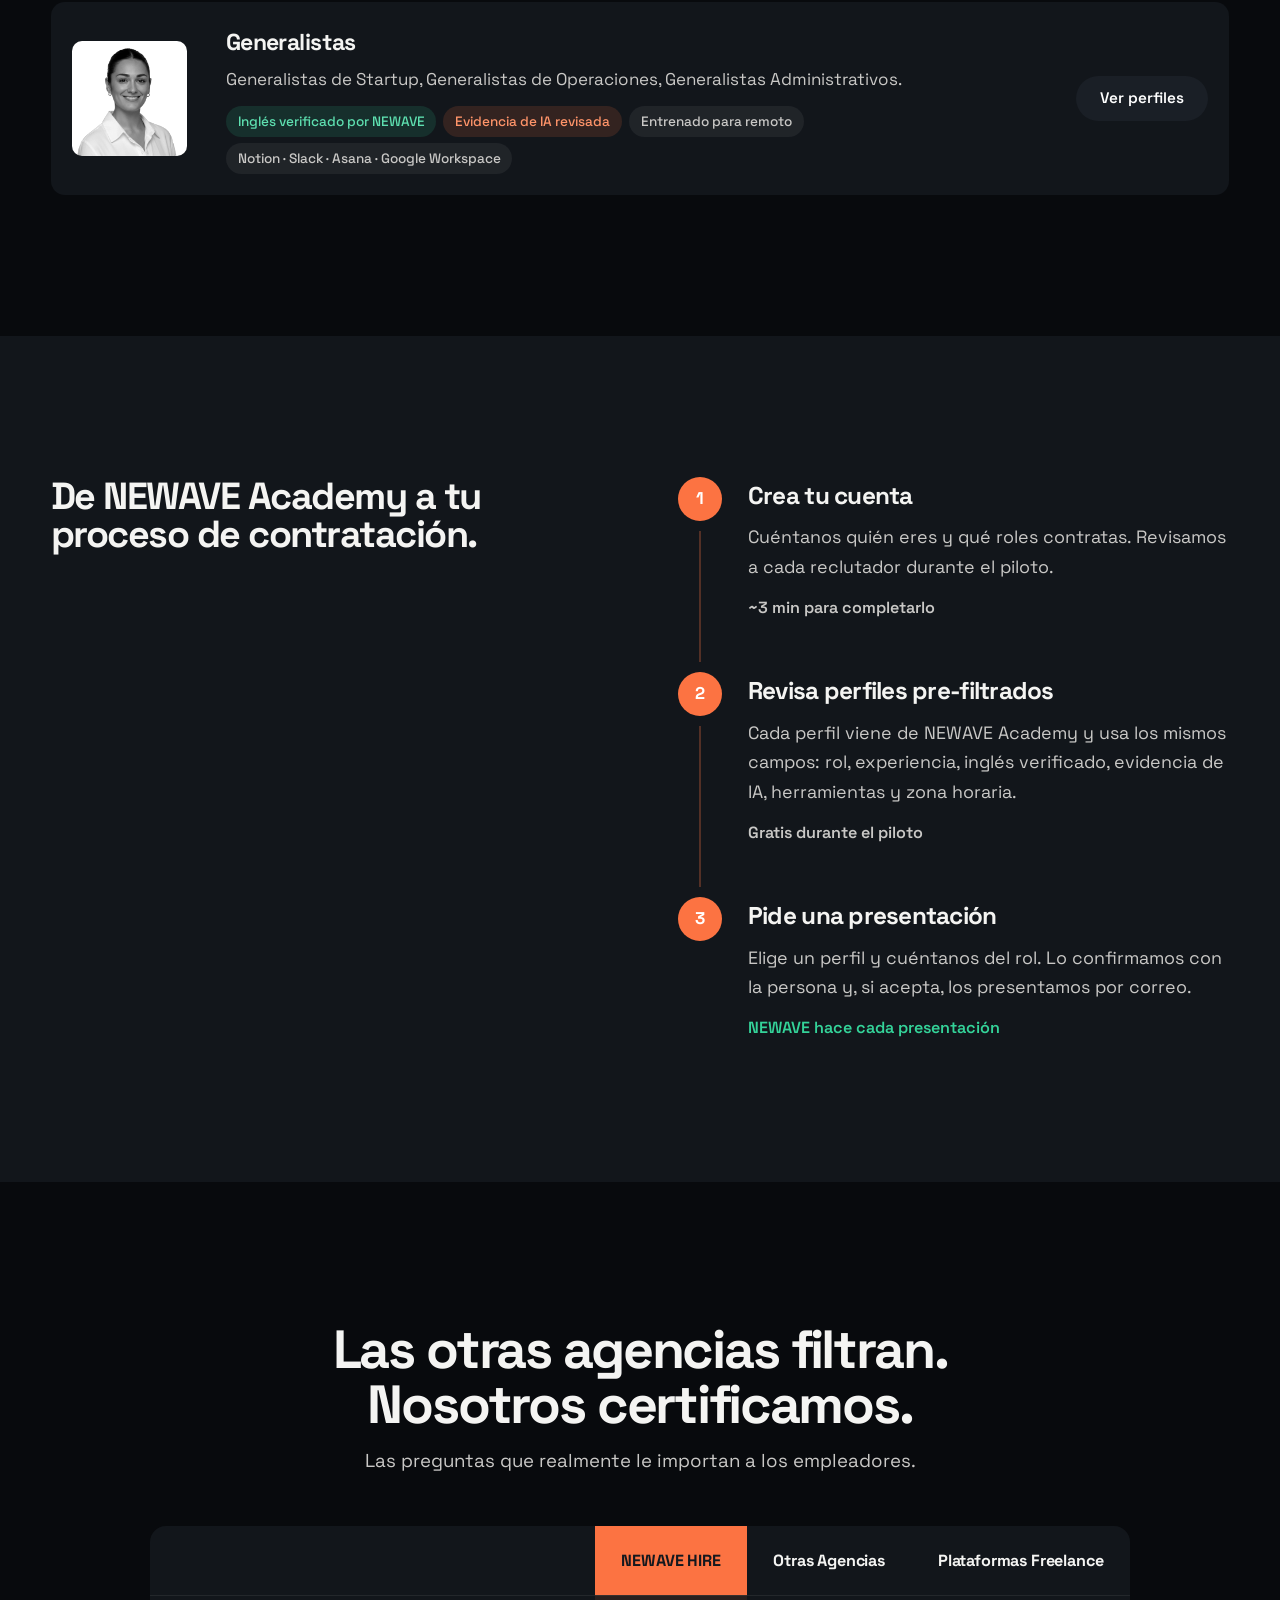
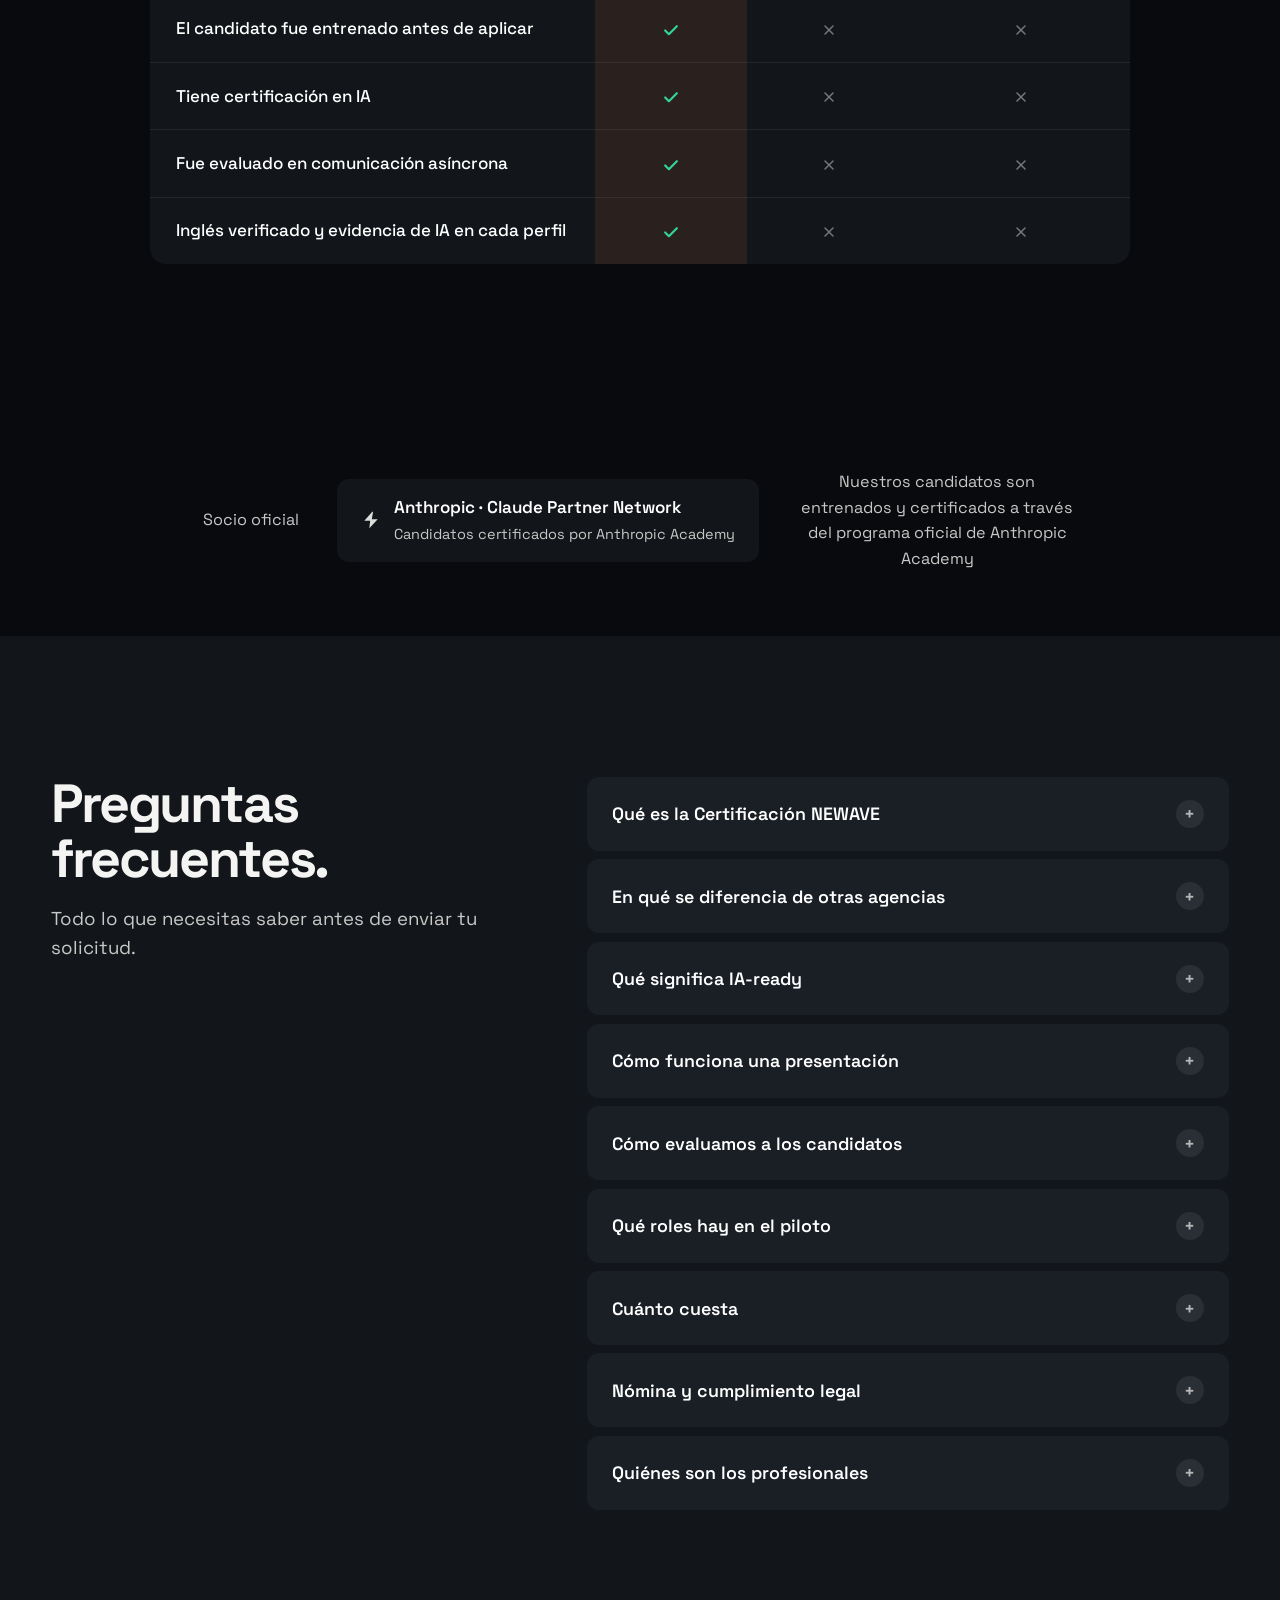
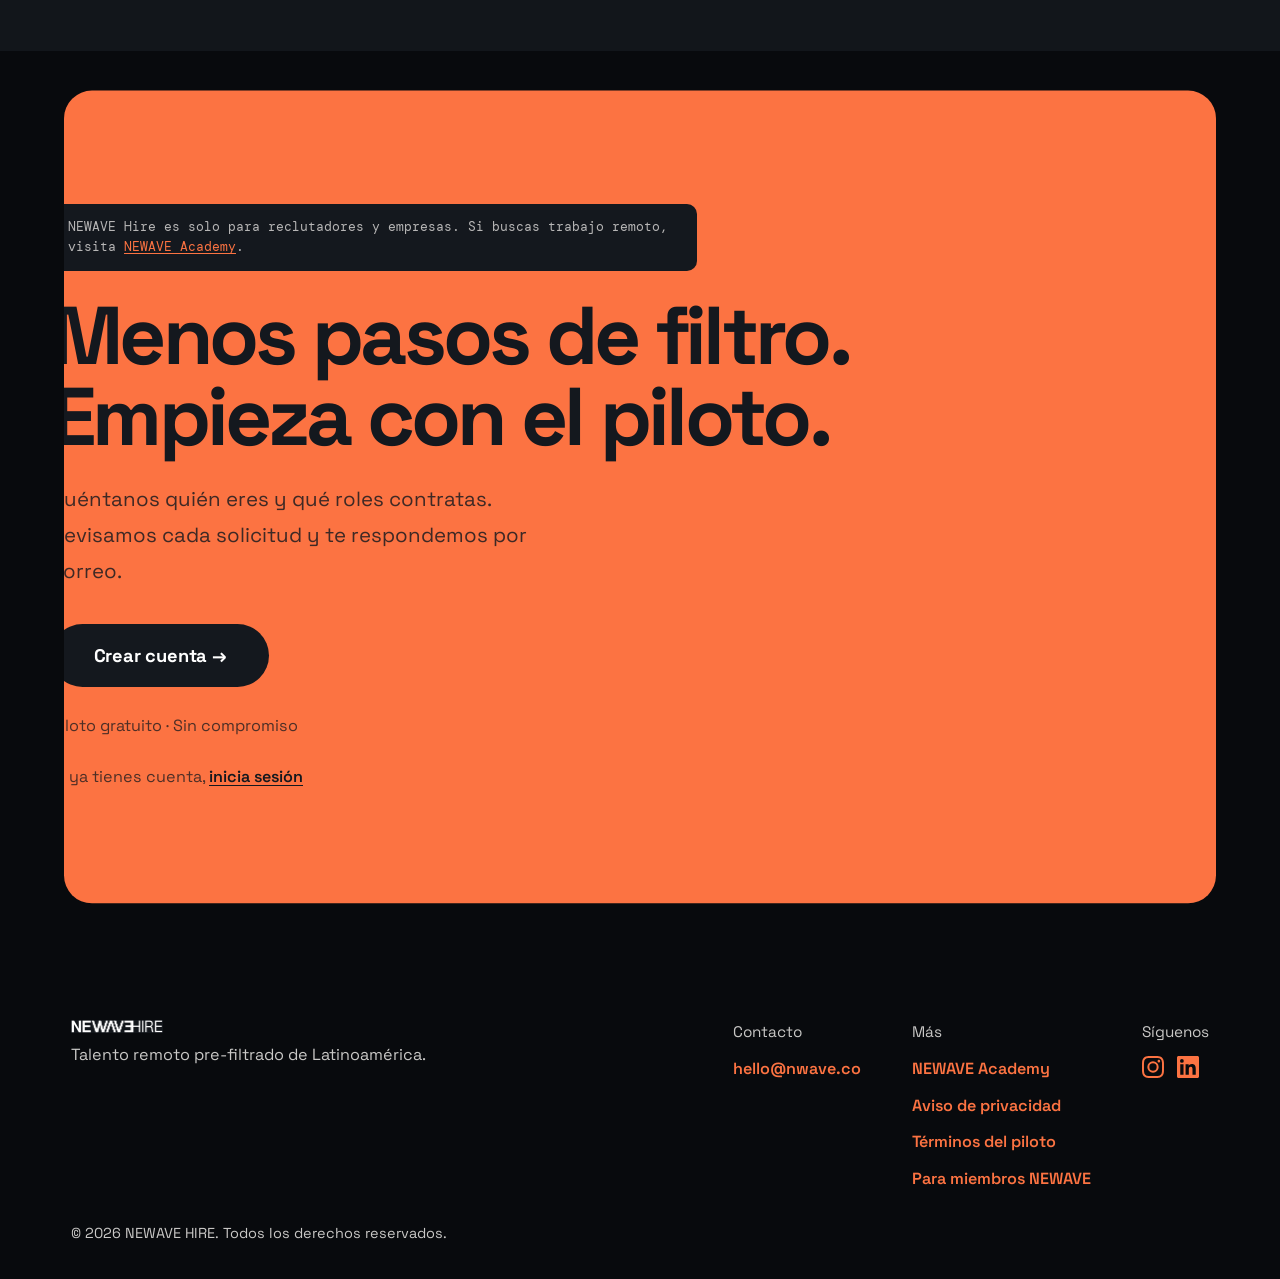
<file: index-es.html>
<!DOCTYPE html>
<html lang="es">
<head>
  <meta charset="UTF-8" />
  <meta name="viewport" content="width=device-width, initial-scale=1.0" />
  <title>NEWAVE Hire | Talento calificado para reclutadores</title>
  <meta name="description" content="La plataforma de talento para reclutadores. Profesionales calificados, con dominio de IA y validados por NEWAVE Academy." />
  <link rel="canonical" href="https://newavehire.com/index-es.html" />
  <link rel="alternate" hreflang="en" href="https://newavehire.com/" />
  <link rel="alternate" hreflang="es" href="https://newavehire.com/index-es.html" />
  <link rel="alternate" hreflang="x-default" href="https://newavehire.com/" />
  <meta property="og:title" content="NEWAVE Hire | Talento calificado para reclutadores" />
  <meta property="og:description" content="La plataforma de talento para reclutadores. Profesionales calificados, con dominio de IA y validados por NEWAVE Academy." />
  <meta property="og:url" content="https://newavehire.com/index-es.html" />
  <meta property="og:type" content="website" />
  <!-- TODO-CONFIRM-8: temporary og:image (916x118 logo). Replace with a 1200x630 image when available. -->
  <meta property="og:image" content="https://newavehire.com/images/HIREB1.png" />
  <meta property="og:locale" content="es_MX" />
  <meta name="twitter:card" content="summary_large_image" />
  <meta name="twitter:title" content="NEWAVE Hire | Talento calificado para reclutadores" />
  <meta name="twitter:description" content="La plataforma de talento para reclutadores. Profesionales calificados, con dominio de IA y validados por NEWAVE Academy." />
  <meta name="twitter:image" content="https://newavehire.com/images/HIREB1.png" />
  <link rel="preconnect" href="https://fonts.googleapis.com" />
  <link rel="preconnect" href="https://fonts.gstatic.com" crossorigin />
  <link href="https://fonts.googleapis.com/css2?family=Space+Grotesk:wght@400;500;700&family=DM+Mono:wght@400;500&display=swap" rel="stylesheet" />
  <link rel="icon" href="favicon.ico" sizes="48x48" />
  <link rel="icon" href="images/favicon-hire.svg" type="image/svg+xml" />
  <link rel="icon" href="images/favicon-hire-32.png" sizes="32x32" type="image/png" />
  <link rel="apple-touch-icon" href="images/apple-touch-icon-hire.png" />
  <link rel="stylesheet" href="styles.css" />
  <style>
    .logo-img { }

    /* ── ROLES GRID ── */
    .roles-section {
      padding: var(--section) clamp(1.25rem, 5vw, 2.5rem);
      background: var(--bg); text-align: center;
    }
    .roles-inner { max-width: var(--max-wide); margin: 0 auto; }
    .roles-section h2 {
      font-size: clamp(2rem, 4.5vw, 3.2rem);
      font-weight: 700; letter-spacing: -0.03em; line-height: 1.1;
      margin-bottom: 0.75rem;
    }
    .roles-sub { color: var(--muted); font-size: 1rem; margin-bottom: 3rem; max-width: 500px; margin-left: auto; margin-right: auto; }
    .roles-grid-cards {
      display: grid; grid-template-columns: repeat(3, 1fr); gap: 1px;
      background: var(--border); border: 1px solid var(--border);
      border-radius: var(--r); overflow: hidden; margin-bottom: 2rem;
    }
    .role-card {
      background: var(--bg-3); padding: 2rem 1.75rem; text-align: left;
      transition: background 0.2s;
    }
    .role-card:hover { background: rgba(252,115,66,0.05); }
    .role-card-icon {
      width: 40px; height: 40px;
      background: rgba(252,115,66,0.1); border-radius: 10px;
      display: flex; align-items: center; justify-content: center;
      color: var(--orange); margin-bottom: 1rem;
    }
    .role-card h3 { font-size: 1rem; font-weight: 700; margin-bottom: 0.4rem; }
    .role-card p { font-size: 0.85rem; color: var(--muted); line-height: 1.6; }

    /* ── PAIN SECTION ── */
    .pain-section {
      padding: var(--section) clamp(1.25rem, 5vw, 2.5rem);
      background: var(--bg);
    }
    .pain-section-inner {
      max-width: var(--max-wide); margin: 0 auto;
      display: grid; grid-template-columns: 1fr 1fr; gap: 5rem; align-items: start;
    }
    .pain-left h2 {
      font-size: clamp(2rem, 4vw, 3rem);
      font-weight: 700; letter-spacing: -0.03em; line-height: 1.1;
      margin-bottom: 1rem;
    }
    .pain-left p { color: var(--muted); font-size: 1rem; line-height: 1.75; margin-bottom: 2rem; }
    .pain-right { display: flex; flex-direction: column; gap: 0; }
    .pain-point {
      display: flex; gap: 1.25rem; align-items: flex-start;
      padding: 1.5rem 0; border-bottom: 1px solid var(--border);
    }
    .pain-point:first-child { border-top: 1px solid var(--border); }
    .pain-point-icon {
      width: 28px; height: 28px; border-radius: 50%; flex-shrink: 0;
      background: rgba(255,60,60,0.1); color: #ff4444;
      display: flex; align-items: center; justify-content: center;
      font-size: 0.75rem; font-weight: 700; margin-top: 2px;
    }
    .pain-point h4 { font-size: 0.95rem; font-weight: 700; margin-bottom: 0.35rem; }
    .pain-point p { font-size: 0.875rem; color: var(--muted); line-height: 1.65; margin: 0; }

    @media (max-width: 768px) {
      .pain-section-inner { grid-template-columns: 1fr; gap: 2.5rem; }
      .pain-section { padding: 3.5rem 1.25rem; }
    }

    /* ── TALENT SECTION ── */
    .talent-section {
      padding: var(--section) clamp(1.25rem, 5vw, 2.5rem) calc(var(--section) / 2);
      background: var(--bg-2);
    }
    .talent-inner { max-width: 860px; margin: 0 auto; }
    .talent-header { text-align: center; margin-bottom: 3rem; }
    .talent-header h2 {
      font-size: clamp(2rem, 4.5vw, 3.2rem);
      font-weight: 700; letter-spacing: -0.03em; line-height: 1.1; margin-bottom: 0.75rem;
    }
    .talent-header p { color: var(--muted); font-size: 1rem; max-width: 480px; margin: 0 auto; }

    .talent-list { display: flex; flex-direction: column; }
    .talent-row {
      display: flex; align-items: center; gap: 1.75rem;
      padding: 1.5rem 0; border-bottom: 1px solid var(--border);
      transition: background 0.2s;
    }
    .talent-row:first-child { border-top: 1px solid var(--border); }
    .talent-thumb {
      width: 88px; height: 88px; border-radius: 12px; object-fit: cover;
      flex-shrink: 0; background: var(--bg-3);
      border: 1px solid var(--border);
    }
    .talent-thumb-placeholder {
      width: 88px; height: 88px; border-radius: 12px; flex-shrink: 0;
      background: var(--bg-3); border: 1px solid var(--border);
      display: flex; align-items: center; justify-content: center; color: var(--subtle);
    }
    .talent-text { flex: 1; }
    .talent-text h3 { font-size: 1.1rem; font-weight: 700; margin-bottom: 0.3rem; }
    .talent-text p { font-size: 0.875rem; color: var(--muted); line-height: 1.6; }
    .talent-btn {
      flex-shrink: 0;
      font-size: 0.82rem; font-weight: 600; font-family: var(--sans);
      padding: 0.6rem 1.4rem; border-radius: 980px;
      border: 1px solid var(--border); color: var(--white); background: transparent;
      cursor: pointer; transition: border-color 0.2s, background 0.2s;
      text-decoration: none;
    }
    .talent-btn:hover { border-color: var(--orange); color: var(--orange); }

    /* ── TIMELINE ── */
    .timeline-section {
      padding: var(--section) clamp(1.25rem, 5vw, 2.5rem);
      background: var(--bg-2);
    }
    .timeline-inner { max-width: var(--max-wide); margin: 0 auto; }
    .timeline-header { text-align: center; margin-bottom: 3.5rem; }
    .timeline-header h2 {
      font-size: clamp(2rem, 4.5vw, 3.2rem);
      font-weight: 700; letter-spacing: -0.03em; line-height: 1.1; margin-bottom: 0.75rem;
    }
    .timeline-header p { color: var(--muted); font-size: 1rem; }

    .timeline-chart { position: relative; }
    .tl-axis, .tl-row, .tl-bottom-axis {
      display: flex; align-items: center; gap: 2rem;
    }
    .tl-label-col {
      width: 160px; flex-shrink: 0; display: flex; align-items: center;
    }
    .tl-bars-col { flex: 1; position: relative; }
    .tl-logo { height: 20px; width: auto; }
    .tl-logo-mobile { display: none; }
    .tl-logo-full { display: block; }
    .tl-label-text { font-size: 1rem; font-weight: 600; color: var(--muted); }

    .tl-days {
      display: flex; justify-content: space-between;
      font-family: var(--mono); font-size: 0.68rem; color: var(--subtle);
      padding-bottom: 0.5rem;
    }
    .tl-grid {
      position: absolute; top: 0; left: 0; right: 0; bottom: 0;
      display: flex; justify-content: space-between; pointer-events: none;
    }
    .tl-gridline {
      width: 1px; background: var(--border); height: 100%;
    }

    .tl-row { padding: 1.5rem 0; border-top: 1px solid var(--border); }
    .tl-bar-track {
      position: relative; height: 40px;
      background: rgba(255,255,255,0.03); border-radius: 6px;
    }
    .tl-bar {
      position: absolute; left: 0; top: 0; height: 100%;
      border-radius: 6px; transition: width 1s cubic-bezier(0.16,1,0.3,1);
    }
    .tl-bar-hire { background: var(--orange); opacity: 0.9; }
    .tl-bar-inhouse { background: rgba(183,182,182,0.2); }

    .tl-dot {
      position: absolute; top: 50%; transform: translate(-50%, -50%);
      width: 16px; height: 16px; border-radius: 50%;
      display: flex; align-items: center; justify-content: center;
    }
    .tl-dot-hire { background: var(--orange); box-shadow: 0 0 0 4px rgba(252,115,66,0.2); }
    .tl-dot-inhouse { background: var(--muted); box-shadow: 0 0 0 4px rgba(183,182,182,0.15); }

    .tl-tooltip {
      position: absolute; left: 50%; transform: translateX(-50%);
      background: var(--bg-3); border: 1px solid var(--border);
      color: var(--white); font-size: 0.72rem; font-weight: 600;
      white-space: nowrap; padding: 0.35rem 0.75rem; border-radius: 6px;
    }
    .tl-tooltip-top { bottom: calc(100% + 10px); }
    .tl-tooltip-bottom { top: calc(100% + 10px); }
    .tl-tooltip-top::after {
      content: ''; position: absolute; top: 100%; left: 50%; transform: translateX(-50%);
      border: 5px solid transparent; border-top-color: var(--border);
    }
    .tl-tooltip-bottom::before {
      content: ''; position: absolute; bottom: 100%; left: 50%; transform: translateX(-50%);
      border: 5px solid transparent; border-bottom-color: var(--border);
    }

    .tl-bottom-axis { padding-top: 0.5rem; border-top: 1px solid var(--border); }
    .tl-days-bottom { padding-top: 0.5rem; padding-bottom: 0; }
    .tl-footnote {
      font-family: var(--mono); font-size: 0.68rem; color: var(--subtle);
      text-align: center; margin-top: 2rem; line-height: 1.7; max-width: 560px;
      margin-left: auto; margin-right: auto;
    }

    @media (max-width: 768px) {
      .tl-label-col { width: 76px; }
      .tl-logo-full { display: none; }
      .tl-logo-mobile { display: block; font-size: 0.78rem; font-weight: 700; color: var(--white); letter-spacing: 0.02em; }
      .tl-label-text { font-size: 0.78rem; }
      .tl-axis, .tl-row, .tl-bottom-axis { gap: 0.75rem; }
      .tl-days { font-size: 0.6rem; }
      .tl-bar-track { height: 28px; }
      .timeline-section { padding: 3.5rem 1.25rem; }
      .tl-days span:not(:first-child):not(:last-child) { display: none; }
    }

    /* ── COMPARISON ── */
    .comparison-section {
      padding: var(--section) clamp(1.25rem, 5vw, 2.5rem);
      background: var(--bg); text-align: center;
    }
    .comparison-inner { max-width: 900px; margin: 0 auto; }
    .comparison-section h2 {
      font-size: clamp(2rem, 4.5vw, 3.2rem);
      font-weight: 700; letter-spacing: -0.03em; line-height: 1.1; margin-bottom: 0.75rem;
    }
    .comparison-sub { color: var(--muted); font-size: 1rem; margin-bottom: 3rem; }
    .comparison-table {
      width: 100%; border-collapse: collapse;
      border: 1px solid var(--border); border-radius: var(--r); overflow: hidden;
    }
    .comparison-table th {
      padding: 1.1rem 1.5rem; font-size: 0.82rem; font-weight: 700;
      letter-spacing: -0.01em; text-align: center;
      border-bottom: 1px solid var(--border);
    }
    .comparison-table th:first-child { text-align: left; color: var(--muted); font-weight: 500; }
    .comparison-table th.col-hire {
      background: rgba(252,115,66,0.08); color: var(--orange);
      border-left: 1px solid rgba(252,115,66,0.2);
      border-right: 1px solid rgba(252,115,66,0.2);
    }
    .comparison-table td {
      padding: 1rem 1.5rem; font-size: 0.9rem;
      border-bottom: 1px solid var(--border); text-align: center;
      color: var(--muted);
    }
    .comparison-table td:first-child { text-align: left; color: var(--white); font-weight: 500; }
    .comparison-table td.col-hire {
      background: rgba(252,115,66,0.04);
      border-left: 1px solid rgba(252,115,66,0.2);
      border-right: 1px solid rgba(252,115,66,0.2);
      color: var(--white);
    }
    .comparison-table tr:last-child td { border-bottom: none; }
    .check-yes { color: #34d399; font-size: 1.1rem; }
    .check-no  { color: var(--subtle); font-size: 1.1rem; }

    /* ── HOW IT WORKS ── */
    .how-section-dark {
      padding: calc(var(--section) / 2) clamp(1.25rem, 5vw, 2.5rem) var(--section);
      background: var(--bg-2);
    }
    .how-section-dark .how-inner { max-width: 560px; margin: 0 auto; }
    .how-section-dark h2 {
      font-size: clamp(2rem, 4.5vw, 3rem);
      font-weight: 700; letter-spacing: -0.03em; line-height: 1.1; margin-bottom: 0.6rem;
    }
    .how-section-dark .how-sub {
      font-family: var(--mono); font-size: 0.75rem;
      color: var(--subtle); margin-bottom: 3rem; letter-spacing: 0.06em;
    }

    /* ── FAQ ── */
    .faq-section {
      padding: var(--section) clamp(1.25rem, 5vw, 2.5rem);
      background: var(--bg);
    }
    .faq-inner { max-width: 680px; margin: 0 auto; }
    .faq-header { text-align: center; margin-bottom: 3rem; }
    .faq-header h2 {
      font-size: clamp(2rem, 4.5vw, 3rem);
      font-weight: 700; letter-spacing: -0.03em; line-height: 1.1; margin-bottom: 0.75rem;
    }
    .faq-header p { color: var(--muted); font-size: 1rem; }
    .faq-list { display: flex; flex-direction: column; }
    .faq-item {
      border-bottom: 1px solid var(--border);
      padding: 0;
    }
    .faq-item:first-child { border-top: 1px solid var(--border); }
    .faq-q {
      width: 100%; background: none; border: none; color: var(--white);
      font-family: var(--sans); font-size: 1rem; font-weight: 600;
      text-align: left; padding: 1.35rem 0; cursor: pointer;
      display: flex; justify-content: space-between; align-items: center; gap: 1rem;
      transition: color 0.2s;
    }
    .faq-q:hover { color: var(--orange); }
    .faq-icon {
      width: 22px; height: 22px; flex-shrink: 0;
      border: 1px solid var(--border); border-radius: 50%;
      display: flex; align-items: center; justify-content: center;
      font-size: 0.9rem; color: var(--muted); transition: transform 0.25s, border-color 0.25s;
    }
    .faq-item.open .faq-icon { transform: rotate(45deg); border-color: var(--orange); color: var(--orange); }
    .faq-a {
      font-size: 0.95rem; color: var(--muted); line-height: 1.75;
      max-height: 0; overflow: hidden; transition: max-height 0.35s ease, padding 0.25s ease;
    }
    .faq-item.open .faq-a { max-height: 300px; padding-bottom: 1.35rem; }

    /* ── CERTIFICATION SECTION ── */
    .cert-section {
      padding: var(--section) clamp(1.25rem, 5vw, 2.5rem);
      background: var(--bg);
    }
    .cert-inner { max-width: var(--max-wide); margin: 0 auto; }
    .cert-header { text-align: center; margin-bottom: 3.5rem; }
    .cert-header h2 { font-size: clamp(2rem, 4.5vw, 3.2rem); font-weight: 700; letter-spacing: -0.03em; line-height: 1.1; margin-bottom: 0.75rem; }
    .cert-header p { color: var(--muted); font-size: 1rem; max-width: 580px; margin: 0 auto; }
    .cert-pillars {
      display: grid; grid-template-columns: repeat(5, 1fr); gap: 1px;
      background: var(--border); border: 1px solid var(--border);
      border-radius: var(--r); overflow: hidden;
    }
    .cert-pillar { background: var(--bg-2); padding: 2rem 1.5rem; text-align: left; transition: background 0.2s; }
    .cert-pillar:hover { background: rgba(252,115,66,0.05); }
    .cert-pillar-num {
      font-family: var(--mono); font-size: 0.65rem; letter-spacing: 0.12em;
      color: var(--orange); margin-bottom: 1rem; display: block;
    }
    .cert-pillar h3 { font-size: 1rem; font-weight: 700; margin-bottom: 0.5rem; }
    .cert-pillar p { font-size: 0.82rem; color: var(--muted); line-height: 1.6; }
    .cert-badges { display: flex; flex-wrap: wrap; gap: 0.35rem; margin-top: 0.6rem; }
    .cert-badge {
      font-family: var(--mono); font-size: 0.62rem; letter-spacing: 0.05em;
      padding: 0.18rem 0.55rem; border-radius: 980px;
      border: 1px solid var(--border); color: var(--subtle);
    }
    .cert-badge-en { border-color: rgba(52,211,153,0.35); color: #34d399; }
    .cert-badge-ai { border-color: rgba(252,115,66,0.35); color: var(--orange); }
    .partner-section {
      padding: 2.5rem clamp(1.25rem, 5vw, 2.5rem);
      background: var(--bg-2);
      border-top: 1px solid var(--border);
      border-bottom: 1px solid var(--border);
    }
    .partner-inner {
      max-width: var(--max-wide); margin: 0 auto;
      display: flex; align-items: center; justify-content: center;
      gap: 2rem; flex-wrap: wrap;
    }
    .partner-label { font-family: var(--mono); font-size: 0.65rem; letter-spacing: 0.12em; color: var(--subtle); text-transform: uppercase; }
    .partner-divider { width: 1px; height: 24px; background: var(--border); }
    .partner-badge {
      display: flex; align-items: center; gap: 0.75rem;
      padding: 0.6rem 1.25rem; border-radius: var(--r-sm);
      border: 1px solid var(--border); background: var(--bg-3);
      transition: border-color 0.2s;
    }
    .partner-badge:hover { border-color: rgba(255,255,255,0.2); }
    .partner-badge-text { font-size: 0.82rem; font-weight: 600; color: var(--white); }
    .partner-badge-sub { font-family: var(--mono); font-size: 0.6rem; color: var(--subtle); display: block; margin-top: 0.1rem; }

    /* ── RESPONSIVE ── */
    @media (max-width: 1024px) {
      .talent-grid { grid-template-columns: repeat(3, 1fr); }
    }
    @media (max-width: 768px) {
      .roles-grid-cards { grid-template-columns: 1fr 1fr; }
      .talent-grid { grid-template-columns: repeat(2, 1fr); }
      .comparison-table { min-width: 560px; }
      .hero h1 { font-size: 4.8vw !important; }
      h1 span { white-space: nowrap; }
      .comparison-table th, .comparison-table td { padding: 0.8rem 0.65rem; font-size: 0.8rem; }
      .faq-section { padding: 3.5rem 1.25rem; }
      .how-section-dark { padding: 3.5rem 1.25rem; }
      .roles-section { padding: 3.5rem 1.25rem; }
      .talent-section { padding: 3.5rem 1.25rem; }
      .talent-btn { display: none; }
      .talent-thumb-placeholder, .talent-thumb { width: 60px; height: 60px; border-radius: 10px; }
      .talent-row { gap: 1rem; padding: 1.25rem 0; }
      .talent-text h3 { font-size: 0.95rem; }
      .talent-text p { font-size: 0.8rem; }
      .comparison-section { padding: 3.5rem 1.25rem; }
      .roles-section h2 { font-size: 1.75rem; }
      .faq-q { font-size: 0.95rem; }
    }
    @media (max-width: 768px) {
      .cert-pillars { grid-template-columns: 1fr 1fr; }
      .cert-pillar:last-child { grid-column: 1 / -1; }
      .cert-section { padding: 3.5rem 1.25rem; }
      .partner-inner { gap: 1rem; flex-direction: column; text-align: center; }
      .partner-divider { width: 40px; height: 1px; }
    }
    @media (max-width: 480px) {
      .roles-grid-cards { grid-template-columns: 1fr; }
      .talent-grid { grid-template-columns: repeat(2, 1fr); }
      .cert-pillars { grid-template-columns: 1fr; }
      .cert-pillar:last-child { grid-column: auto; }
    }

    .nav-login { font-size: 0.82rem; font-weight: 600; color: var(--white); padding: 0.45rem 0.5rem; transition: opacity 0.2s; }
    .nav-login:hover { opacity: 0.7; }
    .nav-login, .nav-right .nav-cta { white-space: nowrap; }
    @media (max-width: 480px) { .nav-login { display: none; } }
  </style>
  <link rel="stylesheet" href="landing.css" />
  <noscript><style>[data-animate]{opacity:1 !important;transform:none !important}</style></noscript>
</head>
<body>

  <!-- NAV -->
  <nav class="nav">
    <a href="/" class="logo">
      <img src="images/nwhirelogofooter.png" alt="NEWAVƎ HIRE" class="logo-img" width="1476" height="208" />
    </a>
    <div class="nav-right">
      <a href="index.html" class="lang-toggle">EN</a>
      <!-- TODO-CONFIRM-9: URL de inicio de sesión de la app. /login/ es temporal y hoy no existe. -->
      <a href="/login/" class="nav-login">Iniciar sesión</a>
      <a href="/empezar/" class="nav-cta">Crear cuenta</a>
      <button type="button" class="menu-btn" aria-expanded="false" aria-controls="site-menu" aria-label="Menú" data-close-label="Cerrar menú"><span></span><span></span><span></span></button>
    </div>
  </nav>

  <!-- MENÚ -->
  <div class="menu-panel" id="site-menu" aria-hidden="true">
    <nav class="menu-inner" aria-label="Menú">
      <ul class="menu-links">
        <li><a href="#certification">Certificación<span aria-hidden="true">→</span></a></li>
        <li><a href="#roles">Roles<span aria-hidden="true">→</span></a></li>
        <li><a href="#how">Cómo funciona<span aria-hidden="true">→</span></a></li>
        <li><a href="#comparison">Comparación<span aria-hidden="true">→</span></a></li>
        <li><a href="#faq">Preguntas frecuentes<span aria-hidden="true">→</span></a></li>
      </ul>
      <div class="menu-actions">
        <a href="/empezar/" class="hero-btn hero-btn-main">Crear cuenta<span class="hero-btn-arrow" aria-hidden="true">→</span></a>
        <a href="/login/" class="hero-btn hero-btn-alt">Iniciar sesión</a>
      </div>
    </nav>
  </div>
  <div class="menu-backdrop" aria-hidden="true"></div>

  <!-- HERO -->
  <section class="hero">
    <svg class="hero-waves" aria-hidden="true" focusable="false" viewBox="0 0 1200 560" preserveAspectRatio="xMidYMid slice"><g class="waves-a"><path class="w-o" d="M0,90.0 L20,96.6 L40,102.7 L60,107.7 L80,111.2 L100,113.0 L120,113.0 L140,111.3 L160,108.0 L180,103.7 L200,98.7 L220,93.6 L240,88.9 L260,85.2 L280,82.8 L300,82.0 L320,82.8 L340,85.2 L360,88.9 L380,93.6 L400,98.7 L420,103.7 L440,108.0 L460,111.3 L480,113.0 L500,113.0 L520,111.2 L540,107.7 L560,102.7 L580,96.6 L600,90.0 L620,83.4 L640,77.3 L660,72.3 L680,68.8 L700,67.0 L720,67.0 L740,68.7 L760,72.0 L780,76.3 L800,81.3 L820,86.4 L840,91.1 L860,94.8 L880,97.2 L900,98.0 L920,97.2 L940,94.8 L960,91.1 L980,86.4 L1000,81.3 L1020,76.3 L1040,72.0 L1060,68.7 L1080,67.0 L1100,67.0 L1120,68.8 L1140,72.3 L1160,77.3 L1180,83.4 L1200,90.0 L1220,96.6 L1240,102.7 L1260,107.7 L1280,111.2 L1300,113.0 L1320,113.0 L1340,111.3 L1360,108.0 L1380,103.7 L1400,98.7 L1420,93.6 L1440,88.9 L1460,85.2 L1480,82.8 L1500,82.0 L1520,82.8 L1540,85.2 L1560,88.9 L1580,93.6 L1600,98.7 L1620,103.7 L1640,108.0 L1660,111.3 L1680,113.0 L1700,113.0 L1720,111.2 L1740,107.7 L1760,102.7 L1780,96.6 L1800,90.0 L1820,83.4 L1840,77.3 L1860,72.3 L1880,68.8 L1900,67.0 L1920,67.0 L1940,68.7 L1960,72.0 L1980,76.3 L2000,81.3 L2020,86.4 L2040,91.1 L2060,94.8 L2080,97.2 L2100,98.0 L2120,97.2 L2140,94.8 L2160,91.1 L2180,86.4 L2200,81.3 L2220,76.3 L2240,72.0 L2260,68.7 L2280,67.0 L2300,67.0 L2320,68.8 L2340,72.3 L2360,77.3 L2380,83.4 L2400,90.0"/><path class="w-w" d="M0,189.0 L20,193.2 L40,193.9 L60,190.9 L80,184.7 L100,175.9 L120,165.5 L140,154.3 L160,143.6 L180,134.4 L200,127.6 L220,123.8 L240,123.4 L260,126.4 L280,132.4 L300,140.8 L320,150.8 L340,161.2 L360,171.0 L380,179.2 L400,184.8 L420,187.3 L440,186.2 L460,181.7 L480,174.0 L500,163.9 L520,152.2 L540,140.0 L560,128.3 L580,118.4 L600,111.0 L620,106.8 L640,106.1 L660,109.1 L680,115.3 L700,124.1 L720,134.5 L740,145.7 L760,156.4 L780,165.6 L800,172.4 L820,176.2 L840,176.6 L860,173.6 L880,167.6 L900,159.2 L920,149.2 L940,138.8 L960,129.0 L980,120.8 L1000,115.2 L1020,112.7 L1040,113.8 L1060,118.3 L1080,126.0 L1100,136.1 L1120,147.8 L1140,160.0 L1160,171.7 L1180,181.6 L1200,189.0 L1220,193.2 L1240,193.9 L1260,190.9 L1280,184.7 L1300,175.9 L1320,165.5 L1340,154.3 L1360,143.6 L1380,134.4 L1400,127.6 L1420,123.8 L1440,123.4 L1460,126.4 L1480,132.4 L1500,140.8 L1520,150.8 L1540,161.2 L1560,171.0 L1580,179.2 L1600,184.8 L1620,187.3 L1640,186.2 L1660,181.7 L1680,174.0 L1700,163.9 L1720,152.2 L1740,140.0 L1760,128.3 L1780,118.4 L1800,111.0 L1820,106.8 L1840,106.1 L1860,109.1 L1880,115.3 L1900,124.1 L1920,134.5 L1940,145.7 L1960,156.4 L1980,165.6 L2000,172.4 L2020,176.2 L2040,176.6 L2060,173.6 L2080,167.6 L2100,159.2 L2120,149.2 L2140,138.8 L2160,129.0 L2180,120.8 L2200,115.2 L2220,112.7 L2240,113.8 L2260,118.3 L2280,126.0 L2300,136.1 L2320,147.8 L2340,160.0 L2360,171.7 L2380,181.6 L2400,189.0"/><path class="w-w" d="M0,263.7 L20,251.7 L40,236.5 L60,219.6 L80,202.5 L100,187.0 L120,174.6 L140,166.3 L160,162.9 L180,164.8 L200,171.6 L220,182.6 L240,196.7 L260,212.4 L280,228.1 L300,242.1 L320,253.0 L340,259.6 L360,261.2 L380,257.6 L400,248.9 L420,236.1 L440,220.2 L460,202.7 L480,185.4 L500,169.7 L520,157.3 L540,149.2 L560,146.3 L580,148.7 L600,156.3 L620,168.3 L640,183.5 L660,200.4 L680,217.5 L700,233.0 L720,245.4 L740,253.7 L760,257.1 L780,255.2 L800,248.4 L820,237.4 L840,223.3 L860,207.6 L880,191.9 L900,177.9 L920,167.0 L940,160.4 L960,158.8 L980,162.4 L1000,171.1 L1020,183.9 L1040,199.8 L1060,217.3 L1080,234.6 L1100,250.3 L1120,262.7 L1140,270.8 L1160,273.7 L1180,271.3 L1200,263.7 L1220,251.7 L1240,236.5 L1260,219.6 L1280,202.5 L1300,187.0 L1320,174.6 L1340,166.3 L1360,162.9 L1380,164.8 L1400,171.6 L1420,182.6 L1440,196.7 L1460,212.4 L1480,228.1 L1500,242.1 L1520,253.0 L1540,259.6 L1560,261.2 L1580,257.6 L1600,248.9 L1620,236.1 L1640,220.2 L1660,202.7 L1680,185.4 L1700,169.7 L1720,157.3 L1740,149.2 L1760,146.3 L1780,148.7 L1800,156.3 L1820,168.3 L1840,183.5 L1860,200.4 L1880,217.5 L1900,233.0 L1920,245.4 L1940,253.7 L1960,257.1 L1980,255.2 L2000,248.4 L2020,237.4 L2040,223.3 L2060,207.6 L2080,191.9 L2100,177.9 L2120,167.0 L2140,160.4 L2160,158.8 L2180,162.4 L2200,171.1 L2220,183.9 L2240,199.8 L2260,217.3 L2280,234.6 L2300,250.3 L2320,262.7 L2340,270.8 L2360,273.7 L2380,271.3 L2400,263.7"/><path class="w-o" d="M0,273.1 L20,264.4 L40,256.7 L60,250.9 L80,247.3 L100,246.4 L120,248.0 L140,251.9 L160,257.7 L180,264.7 L200,272.1 L220,279.1 L240,285.0 L260,289.0 L280,290.7 L300,289.9 L320,286.6 L340,280.9 L360,273.5 L380,265.0 L400,256.2 L420,247.9 L440,240.9 L460,235.9 L480,233.4 L500,233.6 L520,236.5 L540,241.8 L560,249.1 L580,257.8 L600,266.9 L620,275.6 L640,283.3 L660,289.1 L680,292.7 L700,293.6 L720,292.0 L740,288.1 L760,282.3 L780,275.3 L800,267.9 L820,260.9 L840,255.0 L860,251.0 L880,249.3 L900,250.1 L920,253.4 L940,259.1 L960,266.5 L980,275.0 L1000,283.8 L1020,292.1 L1040,299.1 L1060,304.1 L1080,306.6 L1100,306.4 L1120,303.5 L1140,298.2 L1160,290.9 L1180,282.2 L1200,273.1 L1220,264.4 L1240,256.7 L1260,250.9 L1280,247.3 L1300,246.4 L1320,248.0 L1340,251.9 L1360,257.7 L1380,264.7 L1400,272.1 L1420,279.1 L1440,285.0 L1460,289.0 L1480,290.7 L1500,289.9 L1520,286.6 L1540,280.9 L1560,273.5 L1580,265.0 L1600,256.2 L1620,247.9 L1640,240.9 L1660,235.9 L1680,233.4 L1700,233.6 L1720,236.5 L1740,241.8 L1760,249.1 L1780,257.8 L1800,266.9 L1820,275.6 L1840,283.3 L1860,289.1 L1880,292.7 L1900,293.6 L1920,292.0 L1940,288.1 L1960,282.3 L1980,275.3 L2000,267.9 L2020,260.9 L2040,255.0 L2060,251.0 L2080,249.3 L2100,250.1 L2120,253.4 L2140,259.1 L2160,266.5 L2180,275.0 L2200,283.8 L2220,292.1 L2240,299.1 L2260,304.1 L2280,306.6 L2300,306.4 L2320,303.5 L2340,298.2 L2360,290.9 L2380,282.2 L2400,273.1"/><path class="w-w" d="M0,287.8 L20,284.6 L40,285.8 L60,291.1 L80,300.1 L100,311.7 L120,324.7 L140,337.8 L160,349.5 L180,358.7 L200,364.5 L220,366.1 L240,363.5 L260,356.7 L280,346.5 L300,333.8 L320,319.9 L340,306.1 L360,293.8 L380,284.2 L400,278.2 L420,276.6 L440,279.4 L460,286.5 L480,297.2 L500,310.6 L520,325.5 L540,340.3 L560,353.8 L580,364.8 L600,372.2 L620,375.4 L640,374.2 L660,368.9 L680,359.9 L700,348.3 L720,335.3 L740,322.2 L760,310.5 L780,301.3 L800,295.5 L820,293.9 L840,296.5 L860,303.3 L880,313.5 L900,326.2 L920,340.1 L940,353.9 L960,366.2 L980,375.8 L1000,381.8 L1020,383.4 L1040,380.6 L1060,373.5 L1080,362.8 L1100,349.4 L1120,334.5 L1140,319.7 L1160,306.2 L1180,295.2 L1200,287.8 L1220,284.6 L1240,285.8 L1260,291.1 L1280,300.1 L1300,311.7 L1320,324.7 L1340,337.8 L1360,349.5 L1380,358.7 L1400,364.5 L1420,366.1 L1440,363.5 L1460,356.7 L1480,346.5 L1500,333.8 L1520,319.9 L1540,306.1 L1560,293.8 L1580,284.2 L1600,278.2 L1620,276.6 L1640,279.4 L1660,286.5 L1680,297.2 L1700,310.6 L1720,325.5 L1740,340.3 L1760,353.8 L1780,364.8 L1800,372.2 L1820,375.4 L1840,374.2 L1860,368.9 L1880,359.9 L1900,348.3 L1920,335.3 L1940,322.2 L1960,310.5 L1980,301.3 L2000,295.5 L2020,293.9 L2040,296.5 L2060,303.3 L2080,313.5 L2100,326.2 L2120,340.1 L2140,353.9 L2160,366.2 L2180,375.8 L2200,381.8 L2220,383.4 L2240,380.6 L2260,373.5 L2280,362.8 L2300,349.4 L2320,334.5 L2340,319.7 L2360,306.2 L2380,295.2 L2400,287.8"/><path class="w-w" d="M0,370.8 L20,374.6 L40,379.3 L60,384.3 L80,389.2 L100,393.3 L120,396.3 L140,397.9 L160,397.8 L180,396.1 L200,392.9 L220,388.6 L240,383.5 L260,378.4 L280,373.6 L300,369.6 L320,367.1 L340,366.1 L360,367.0 L380,369.7 L400,374.0 L420,379.5 L440,385.9 L460,392.6 L480,399.0 L500,404.6 L520,408.9 L540,411.6 L560,412.6 L580,411.7 L600,409.2 L620,405.4 L640,400.7 L660,395.7 L680,390.8 L700,386.7 L720,383.7 L740,382.1 L760,382.2 L780,383.9 L800,387.1 L820,391.4 L840,396.5 L860,401.6 L880,406.4 L900,410.4 L920,412.9 L940,413.9 L960,413.0 L980,410.3 L1000,406.0 L1020,400.5 L1040,394.1 L1060,387.4 L1080,381.0 L1100,375.4 L1120,371.1 L1140,368.4 L1160,367.4 L1180,368.3 L1200,370.8 L1220,374.6 L1240,379.3 L1260,384.3 L1280,389.2 L1300,393.3 L1320,396.3 L1340,397.9 L1360,397.8 L1380,396.1 L1400,392.9 L1420,388.6 L1440,383.5 L1460,378.4 L1480,373.6 L1500,369.6 L1520,367.1 L1540,366.1 L1560,367.0 L1580,369.7 L1600,374.0 L1620,379.5 L1640,385.9 L1660,392.6 L1680,399.0 L1700,404.6 L1720,408.9 L1740,411.6 L1760,412.6 L1780,411.7 L1800,409.2 L1820,405.4 L1840,400.7 L1860,395.7 L1880,390.8 L1900,386.7 L1920,383.7 L1940,382.1 L1960,382.2 L1980,383.9 L2000,387.1 L2020,391.4 L2040,396.5 L2060,401.6 L2080,406.4 L2100,410.4 L2120,412.9 L2140,413.9 L2160,413.0 L2180,410.3 L2200,406.0 L2220,400.5 L2240,394.1 L2260,387.4 L2280,381.0 L2300,375.4 L2320,371.1 L2340,368.4 L2360,367.4 L2380,368.3 L2400,370.8"/><path class="w-o" d="M0,451.3 L20,461.2 L40,469.2 L60,474.5 L80,476.5 L100,475.1 L120,470.5 L140,463.1 L160,453.7 L180,443.3 L200,433.0 L220,423.9 L240,416.9 L260,412.8 L280,412.0 L300,414.9 L320,421.1 L340,430.1 L360,441.2 L380,453.3 L400,465.4 L420,476.3 L440,485.2 L460,491.0 L480,493.5 L500,492.4 L520,487.8 L540,480.3 L560,470.6 L580,459.7 L600,448.7 L620,438.8 L640,430.8 L660,425.5 L680,423.5 L700,424.9 L720,429.5 L740,436.9 L760,446.3 L780,456.7 L800,467.0 L820,476.1 L840,483.1 L860,487.2 L880,488.0 L900,485.1 L920,478.9 L940,469.9 L960,458.8 L980,446.7 L1000,434.6 L1020,423.7 L1040,414.8 L1060,409.0 L1080,406.5 L1100,407.6 L1120,412.2 L1140,419.7 L1160,429.4 L1180,440.3 L1200,451.3 L1220,461.2 L1240,469.2 L1260,474.5 L1280,476.5 L1300,475.1 L1320,470.5 L1340,463.1 L1360,453.7 L1380,443.3 L1400,433.0 L1420,423.9 L1440,416.9 L1460,412.8 L1480,412.0 L1500,414.9 L1520,421.1 L1540,430.1 L1560,441.2 L1580,453.3 L1600,465.4 L1620,476.3 L1640,485.2 L1660,491.0 L1680,493.5 L1700,492.4 L1720,487.8 L1740,480.3 L1760,470.6 L1780,459.7 L1800,448.7 L1820,438.8 L1840,430.8 L1860,425.5 L1880,423.5 L1900,424.9 L1920,429.5 L1940,436.9 L1960,446.3 L1980,456.7 L2000,467.0 L2020,476.1 L2040,483.1 L2060,487.2 L2080,488.0 L2100,485.1 L2120,478.9 L2140,469.9 L2160,458.8 L2180,446.7 L2200,434.6 L2220,423.7 L2240,414.8 L2260,409.0 L2280,406.5 L2300,407.6 L2320,412.2 L2340,419.7 L2360,429.4 L2380,440.3 L2400,451.3"/></g><g class="waves-b"><path class="w-w" d="M0,137.9 L20,143.3 L40,147.9 L60,151.4 L80,153.7 L100,154.9 L120,154.7 L140,153.4 L160,150.8 L180,147.2 L200,142.8 L220,137.7 L240,132.1 L260,126.3 L280,120.6 L300,115.2 L320,110.2 L340,106.0 L360,102.7 L380,100.4 L400,99.2 L420,99.0 L440,100.0 L460,102.0 L480,104.9 L500,108.5 L520,112.7 L540,117.2 L560,121.8 L580,126.3 L600,130.4 L620,133.9 L640,136.7 L660,138.5 L680,139.3 L700,139.1 L720,137.8 L740,135.4 L760,132.0 L780,127.8 L800,123.0 L820,117.7 L840,112.1 L860,106.6 L880,101.4 L900,96.6 L920,92.6 L940,89.5 L960,87.4 L980,86.5 L1000,86.9 L1020,88.5 L1040,91.3 L1060,95.2 L1080,100.1 L1100,105.7 L1120,112.0 L1140,118.6 L1160,125.3 L1180,131.8 L1200,137.9 L1220,143.3 L1240,147.9 L1260,151.4 L1280,153.7 L1300,154.9 L1320,154.7 L1340,153.4 L1360,150.8 L1380,147.2 L1400,142.8 L1420,137.7 L1440,132.1 L1460,126.3 L1480,120.6 L1500,115.2 L1520,110.2 L1540,106.0 L1560,102.7 L1580,100.4 L1600,99.2 L1620,99.0 L1640,100.0 L1660,102.0 L1680,104.9 L1700,108.5 L1720,112.7 L1740,117.2 L1760,121.8 L1780,126.3 L1800,130.4 L1820,133.9 L1840,136.7 L1860,138.5 L1880,139.3 L1900,139.1 L1920,137.8 L1940,135.4 L1960,132.0 L1980,127.8 L2000,123.0 L2020,117.7 L2040,112.1 L2060,106.6 L2080,101.4 L2100,96.6 L2120,92.6 L2140,89.5 L2160,87.4 L2180,86.5 L2200,86.9 L2220,88.5 L2240,91.3 L2260,95.2 L2280,100.1 L2300,105.7 L2320,112.0 L2340,118.6 L2360,125.3 L2380,131.8 L2400,137.9"/><path class="w-o" d="M0,234.0 L20,232.7 L40,229.3 L60,224.1 L80,217.4 L100,209.3 L120,200.3 L140,190.6 L160,180.9 L180,171.4 L200,162.6 L220,154.7 L240,148.3 L260,143.4 L280,140.4 L300,139.2 L320,139.9 L340,142.5 L360,146.8 L380,152.6 L400,159.6 L420,167.4 L440,175.7 L460,184.1 L480,192.2 L500,199.6 L520,205.9 L540,210.9 L560,214.3 L580,215.9 L600,215.7 L620,213.6 L640,209.7 L660,204.3 L680,197.4 L700,189.4 L720,180.7 L740,171.6 L760,162.6 L780,154.1 L800,146.4 L820,139.9 L840,134.9 L860,131.7 L880,130.4 L900,131.1 L920,133.8 L940,138.4 L960,144.8 L980,152.7 L1000,161.7 L1020,171.6 L1040,182.0 L1060,192.3 L1080,202.3 L1100,211.4 L1120,219.4 L1140,225.8 L1160,230.5 L1180,233.3 L1200,234.0 L1220,232.7 L1240,229.3 L1260,224.1 L1280,217.4 L1300,209.3 L1320,200.3 L1340,190.6 L1360,180.9 L1380,171.4 L1400,162.6 L1420,154.7 L1440,148.3 L1460,143.4 L1480,140.4 L1500,139.2 L1520,139.9 L1540,142.5 L1560,146.8 L1580,152.6 L1600,159.6 L1620,167.4 L1640,175.7 L1660,184.1 L1680,192.2 L1700,199.6 L1720,205.9 L1740,210.9 L1760,214.3 L1780,215.9 L1800,215.7 L1820,213.6 L1840,209.7 L1860,204.3 L1880,197.4 L1900,189.4 L1920,180.7 L1940,171.6 L1960,162.6 L1980,154.1 L2000,146.4 L2020,139.9 L2040,134.9 L2060,131.7 L2080,130.4 L2100,131.1 L2120,133.8 L2140,138.4 L2160,144.8 L2180,152.7 L2200,161.7 L2220,171.6 L2240,182.0 L2260,192.3 L2280,202.3 L2300,211.4 L2320,219.4 L2340,225.8 L2360,230.5 L2380,233.3 L2400,234.0"/><path class="w-w" d="M0,256.2 L20,252.2 L40,248.0 L60,243.6 L80,239.4 L100,235.4 L120,231.8 L140,228.8 L160,226.4 L180,224.8 L200,223.8 L220,223.7 L240,224.3 L260,225.5 L280,227.4 L300,229.7 L320,232.3 L340,235.1 L360,238.0 L380,240.8 L400,243.3 L420,245.4 L440,247.0 L460,248.0 L480,248.3 L500,248.0 L520,247.0 L540,245.3 L560,243.1 L580,240.5 L600,237.5 L620,234.3 L640,231.1 L660,227.9 L680,225.1 L700,222.6 L720,220.8 L740,219.5 L760,219.0 L780,219.3 L800,220.5 L820,222.4 L840,225.1 L860,228.4 L880,232.3 L900,236.6 L920,241.2 L940,245.8 L960,250.4 L980,254.8 L1000,258.7 L1020,262.0 L1040,264.7 L1060,266.6 L1080,267.6 L1100,267.7 L1120,266.9 L1140,265.3 L1160,262.9 L1180,259.9 L1200,256.2 L1220,252.2 L1240,248.0 L1260,243.6 L1280,239.4 L1300,235.4 L1320,231.8 L1340,228.8 L1360,226.4 L1380,224.8 L1400,223.8 L1420,223.7 L1440,224.3 L1460,225.5 L1480,227.4 L1500,229.7 L1520,232.3 L1540,235.1 L1560,238.0 L1580,240.8 L1600,243.3 L1620,245.4 L1640,247.0 L1660,248.0 L1680,248.3 L1700,248.0 L1720,247.0 L1740,245.3 L1760,243.1 L1780,240.5 L1800,237.5 L1820,234.3 L1840,231.1 L1860,227.9 L1880,225.1 L1900,222.6 L1920,220.8 L1940,219.5 L1960,219.0 L1980,219.3 L2000,220.5 L2020,222.4 L2040,225.1 L2060,228.4 L2080,232.3 L2100,236.6 L2120,241.2 L2140,245.8 L2160,250.4 L2180,254.8 L2200,258.7 L2220,262.0 L2240,264.7 L2260,266.6 L2280,267.6 L2300,267.7 L2320,266.9 L2340,265.3 L2360,262.9 L2380,259.9 L2400,256.2"/><path class="w-w" d="M0,280.9 L20,274.8 L40,269.8 L60,266.3 L80,264.3 L100,263.8 L120,265.0 L140,267.5 L160,271.4 L180,276.5 L200,282.4 L220,288.9 L240,295.6 L260,302.4 L280,308.7 L300,314.4 L320,319.2 L340,322.8 L360,325.1 L380,326.0 L400,325.4 L420,323.4 L440,320.0 L460,315.5 L480,310.0 L500,303.7 L520,297.0 L540,290.2 L560,283.6 L580,277.5 L600,272.3 L620,268.1 L640,265.1 L660,263.7 L680,263.7 L700,265.4 L720,268.6 L740,273.2 L760,279.1 L780,286.0 L800,293.7 L820,301.8 L840,310.1 L860,318.2 L880,325.7 L900,332.4 L920,338.0 L940,342.2 L960,344.9 L980,346.0 L1000,345.4 L1020,343.1 L1040,339.2 L1060,334.0 L1080,327.6 L1100,320.2 L1120,312.3 L1140,304.0 L1160,295.8 L1180,288.0 L1200,280.9 L1220,274.8 L1240,269.8 L1260,266.3 L1280,264.3 L1300,263.8 L1320,265.0 L1340,267.5 L1360,271.4 L1380,276.5 L1400,282.4 L1420,288.9 L1440,295.6 L1460,302.4 L1480,308.7 L1500,314.4 L1520,319.2 L1540,322.8 L1560,325.1 L1580,326.0 L1600,325.4 L1620,323.4 L1640,320.0 L1660,315.5 L1680,310.0 L1700,303.7 L1720,297.0 L1740,290.2 L1760,283.6 L1780,277.5 L1800,272.3 L1820,268.1 L1840,265.1 L1860,263.7 L1880,263.7 L1900,265.4 L1920,268.6 L1940,273.2 L1960,279.1 L1980,286.0 L2000,293.7 L2020,301.8 L2040,310.1 L2060,318.2 L2080,325.7 L2100,332.4 L2120,338.0 L2140,342.2 L2160,344.9 L2180,346.0 L2200,345.4 L2220,343.1 L2240,339.2 L2260,334.0 L2280,327.6 L2300,320.2 L2320,312.3 L2340,304.0 L2360,295.8 L2380,288.0 L2400,280.9"/><path class="w-o" d="M0,304.3 L20,307.2 L40,312.1 L60,319.1 L80,327.6 L100,337.3 L120,347.7 L140,358.4 L160,369.0 L180,378.8 L200,387.4 L220,394.6 L240,399.9 L260,403.2 L280,404.2 L300,403.0 L320,399.6 L340,394.2 L360,387.0 L380,378.3 L400,368.6 L420,358.3 L440,347.9 L460,337.9 L480,328.7 L500,320.8 L520,314.5 L540,310.2 L560,308.0 L580,308.2 L600,310.7 L620,315.5 L640,322.3 L660,331.0 L680,341.1 L700,352.3 L720,364.0 L740,375.9 L760,387.3 L780,397.8 L800,407.0 L820,414.5 L840,419.9 L860,423.1 L880,423.7 L900,422.0 L920,417.8 L940,411.4 L960,403.0 L980,393.0 L1000,381.9 L1020,369.9 L1040,357.8 L1060,345.9 L1080,334.7 L1100,324.7 L1120,316.4 L1140,310.0 L1160,305.7 L1180,303.9 L1200,304.3 L1220,307.2 L1240,312.1 L1260,319.1 L1280,327.6 L1300,337.3 L1320,347.7 L1340,358.4 L1360,369.0 L1380,378.8 L1400,387.4 L1420,394.6 L1440,399.9 L1460,403.2 L1480,404.2 L1500,403.0 L1520,399.6 L1540,394.2 L1560,387.0 L1580,378.3 L1600,368.6 L1620,358.3 L1640,347.9 L1660,337.9 L1680,328.7 L1700,320.8 L1720,314.5 L1740,310.2 L1760,308.0 L1780,308.2 L1800,310.7 L1820,315.5 L1840,322.3 L1860,331.0 L1880,341.1 L1900,352.3 L1920,364.0 L1940,375.9 L1960,387.3 L1980,397.8 L2000,407.0 L2020,414.5 L2040,419.9 L2060,423.1 L2080,423.7 L2100,422.0 L2120,417.8 L2140,411.4 L2160,403.0 L2180,393.0 L2200,381.9 L2220,369.9 L2240,357.8 L2260,345.9 L2280,334.7 L2300,324.7 L2320,316.4 L2340,310.0 L2360,305.7 L2380,303.9 L2400,304.3"/><path class="w-w" d="M0,404.9 L20,410.0 L40,415.3 L60,420.5 L80,425.4 L100,429.6 L120,433.2 L140,435.8 L160,437.4 L180,438.0 L200,437.4 L220,435.9 L240,433.4 L260,430.0 L280,426.1 L300,421.6 L320,417.0 L340,412.4 L360,408.0 L380,404.1 L400,400.8 L420,398.4 L440,397.1 L460,396.7 L480,397.6 L500,399.5 L520,402.5 L540,406.5 L560,411.3 L580,416.8 L600,422.6 L620,428.7 L640,434.6 L660,440.3 L680,445.3 L700,449.6 L720,452.9 L740,455.1 L760,456.1 L780,455.8 L800,454.3 L820,451.5 L840,447.6 L860,442.7 L880,437.1 L900,430.8 L920,424.3 L940,417.7 L960,411.2 L980,405.2 L1000,399.9 L1020,395.4 L1040,392.0 L1060,389.7 L1080,388.6 L1100,388.7 L1120,390.1 L1140,392.5 L1160,395.9 L1180,400.1 L1200,404.9 L1220,410.0 L1240,415.3 L1260,420.5 L1280,425.4 L1300,429.6 L1320,433.2 L1340,435.8 L1360,437.4 L1380,438.0 L1400,437.4 L1420,435.9 L1440,433.4 L1460,430.0 L1480,426.1 L1500,421.6 L1520,417.0 L1540,412.4 L1560,408.0 L1580,404.1 L1600,400.8 L1620,398.4 L1640,397.1 L1660,396.7 L1680,397.6 L1700,399.5 L1720,402.5 L1740,406.5 L1760,411.3 L1780,416.8 L1800,422.6 L1820,428.7 L1840,434.6 L1860,440.3 L1880,445.3 L1900,449.6 L1920,452.9 L1940,455.1 L1960,456.1 L1980,455.8 L2000,454.3 L2020,451.5 L2040,447.6 L2060,442.7 L2080,437.1 L2100,430.8 L2120,424.3 L2140,417.7 L2160,411.2 L2180,405.2 L2200,399.9 L2220,395.4 L2240,392.0 L2260,389.7 L2280,388.6 L2300,388.7 L2320,390.1 L2340,392.5 L2360,395.9 L2380,400.1 L2400,404.9"/><path class="w-w" d="M0,504.7 L20,510.4 L40,514.4 L60,516.7 L80,517.0 L100,515.5 L120,512.3 L140,507.4 L160,501.1 L180,493.8 L200,485.8 L220,477.4 L240,469.2 L260,461.3 L280,454.4 L300,448.6 L320,444.3 L340,441.6 L360,440.8 L380,441.9 L400,444.9 L420,449.7 L440,456.0 L460,463.7 L480,472.3 L500,481.7 L520,491.2 L540,500.6 L560,509.5 L580,517.3 L600,523.9 L620,528.8 L640,531.9 L660,533.1 L680,532.2 L700,529.2 L720,524.4 L740,517.7 L760,509.6 L780,500.4 L800,490.4 L820,480.0 L840,469.6 L860,459.7 L880,450.6 L900,442.8 L920,436.5 L940,432.0 L960,429.4 L980,428.9 L1000,430.3 L1020,433.7 L1040,438.9 L1060,445.6 L1080,453.5 L1100,462.2 L1120,471.4 L1140,480.6 L1160,489.5 L1180,497.7 L1200,504.7 L1220,510.4 L1240,514.4 L1260,516.7 L1280,517.0 L1300,515.5 L1320,512.3 L1340,507.4 L1360,501.1 L1380,493.8 L1400,485.8 L1420,477.4 L1440,469.2 L1460,461.3 L1480,454.4 L1500,448.6 L1520,444.3 L1540,441.6 L1560,440.8 L1580,441.9 L1600,444.9 L1620,449.7 L1640,456.0 L1660,463.7 L1680,472.3 L1700,481.7 L1720,491.2 L1740,500.6 L1760,509.5 L1780,517.3 L1800,523.9 L1820,528.8 L1840,531.9 L1860,533.1 L1880,532.2 L1900,529.2 L1920,524.4 L1940,517.7 L1960,509.6 L1980,500.4 L2000,490.4 L2020,480.0 L2040,469.6 L2060,459.7 L2080,450.6 L2100,442.8 L2120,436.5 L2140,432.0 L2160,429.4 L2180,428.9 L2200,430.3 L2220,433.7 L2240,438.9 L2260,445.6 L2280,453.5 L2300,462.2 L2320,471.4 L2340,480.6 L2360,489.5 L2380,497.7 L2400,504.7"/></g></svg>
    <div class="hero-content">
      <h1 data-animate data-delay="1">
        <span class="h1-line">No encontramos talento.</span> <br>
        <span class="h1-accent">Lo construimos.</span>
      </h1>
      <!-- TODO-CONFIRM-3: "the only platform" claim. Proposed replacement, apply only after Santiago confirms: "Cada profesional aquí se formó en NEWAVE Academy. Revisa perfiles pre-filtrados con inglés verificado y habilidades reales de IA, pide una presentación y nuestro equipo hace la conexión." -->
      <p class="hero-sub" data-animate data-delay="2">
        La plataforma de talento para reclutadores. Profesionales calificados, con dominio de IA y validados por NEWAVE Academy.
      </p>
      <div class="hero-actions" data-animate data-delay="3">
        <a href="/empezar/" class="hero-btn hero-btn-main">Crear cuenta<span class="hero-btn-arrow" aria-hidden="true">→</span></a>
        <a href="/login/" class="hero-btn hero-btn-alt">Iniciar sesión</a>
      </div>
      <p class="audience-note">NEWAVE Hire es solo para reclutadores y empresas. Si buscas trabajo remoto, visita <a href="https://newaveacademy.com/" target="_blank" rel="noopener">NEWAVE Academy</a>.</p>
      <p class="hero-note" data-animate data-delay="4"><span class="live-dot" aria-hidden="true"></span>Piloto gratuito para reclutadores.</p>
    </div>
    <div class="hero-band" data-animate data-delay="4">
      <div class="band-track">
        <div class="band-group">
          <figure class="band-tile"><img src="images/band/customer-success.jpg" alt="Customer Success" width="480" height="480" decoding="async" /><figcaption>Customer Success</figcaption></figure>
          <figure class="band-tile"><img src="images/band/diana.jpg" alt="AI Strategist" width="480" height="480" decoding="async" /><figcaption>AI Strategist</figcaption></figure>
          <figure class="band-tile"><img src="images/band/growth.jpg" alt="Growth" width="480" height="480" decoding="async" /><figcaption>Growth</figcaption></figure>
          <figure class="band-tile"><img src="images/band/operations.jpg" alt="Operaciones" width="480" height="480" decoding="async" /><figcaption>Operaciones</figcaption></figure>
          <figure class="band-tile"><img src="images/band/pamela.jpg" alt="Marketing" width="480" height="480" decoding="async" /><figcaption>Marketing</figcaption></figure>
          <figure class="band-tile"><img src="images/band/customer1.jpg" alt="Roles Administrativos" width="480" height="480" decoding="async" /><figcaption>Roles Administrativos</figcaption></figure>
          <figure class="band-tile"><img src="images/band/customer-service.jpg" alt="Customer Service" width="480" height="480" decoding="async" /><figcaption>Customer Service</figcaption></figure>
          <figure class="band-tile"><img src="images/band/accounting1.jpg" alt="Contabilidad" width="480" height="480" decoding="async" /><figcaption>Contabilidad</figcaption></figure>
          <figure class="band-tile"><img src="images/band/finance.jpg" alt="Finanzas" width="480" height="480" decoding="async" /><figcaption>Finanzas</figcaption></figure>
          <figure class="band-tile"><img src="images/band/ximena.jpg" alt="Asistentes Ejecutivos" width="480" height="480" decoding="async" /><figcaption>Asistentes Ejecutivos</figcaption></figure>
          <figure class="band-tile"><img src="images/band/pm.jpg" alt="Gestión de Proyectos" width="480" height="480" decoding="async" /><figcaption>Gestión de Proyectos</figcaption></figure>
          <figure class="band-tile"><img src="images/band/sales.jpg" alt="Ventas" width="480" height="480" decoding="async" /><figcaption>Ventas</figcaption></figure>
          <figure class="band-tile"><img src="images/band/generalist.jpg" alt="Generalistas" width="480" height="480" decoding="async" /><figcaption>Generalistas</figcaption></figure>
        </div>
        <div class="band-group" aria-hidden="true">
          <figure class="band-tile"><img src="images/band/customer-success.jpg" alt="" width="480" height="480" decoding="async" /><figcaption>Customer Success</figcaption></figure>
          <figure class="band-tile"><img src="images/band/diana.jpg" alt="" width="480" height="480" decoding="async" /><figcaption>AI Strategist</figcaption></figure>
          <figure class="band-tile"><img src="images/band/growth.jpg" alt="" width="480" height="480" decoding="async" /><figcaption>Growth</figcaption></figure>
          <figure class="band-tile"><img src="images/band/operations.jpg" alt="" width="480" height="480" decoding="async" /><figcaption>Operaciones</figcaption></figure>
          <figure class="band-tile"><img src="images/band/pamela.jpg" alt="" width="480" height="480" decoding="async" /><figcaption>Marketing</figcaption></figure>
          <figure class="band-tile"><img src="images/band/customer1.jpg" alt="" width="480" height="480" decoding="async" /><figcaption>Roles Administrativos</figcaption></figure>
          <figure class="band-tile"><img src="images/band/customer-service.jpg" alt="" width="480" height="480" decoding="async" /><figcaption>Customer Service</figcaption></figure>
          <figure class="band-tile"><img src="images/band/accounting1.jpg" alt="" width="480" height="480" decoding="async" /><figcaption>Contabilidad</figcaption></figure>
          <figure class="band-tile"><img src="images/band/finance.jpg" alt="" width="480" height="480" decoding="async" /><figcaption>Finanzas</figcaption></figure>
          <figure class="band-tile"><img src="images/band/ximena.jpg" alt="" width="480" height="480" decoding="async" /><figcaption>Asistentes Ejecutivos</figcaption></figure>
          <figure class="band-tile"><img src="images/band/pm.jpg" alt="" width="480" height="480" decoding="async" /><figcaption>Gestión de Proyectos</figcaption></figure>
          <figure class="band-tile"><img src="images/band/sales.jpg" alt="" width="480" height="480" decoding="async" /><figcaption>Ventas</figcaption></figure>
          <figure class="band-tile"><img src="images/band/generalist.jpg" alt="" width="480" height="480" decoding="async" /><figcaption>Generalistas</figcaption></figure>
        </div>
        <div class="band-group" aria-hidden="true">
          <figure class="band-tile"><img src="images/band/customer-success.jpg" alt="" width="480" height="480" decoding="async" /><figcaption>Customer Success</figcaption></figure>
          <figure class="band-tile"><img src="images/band/diana.jpg" alt="" width="480" height="480" decoding="async" /><figcaption>AI Strategist</figcaption></figure>
          <figure class="band-tile"><img src="images/band/growth.jpg" alt="" width="480" height="480" decoding="async" /><figcaption>Growth</figcaption></figure>
          <figure class="band-tile"><img src="images/band/operations.jpg" alt="" width="480" height="480" decoding="async" /><figcaption>Operaciones</figcaption></figure>
          <figure class="band-tile"><img src="images/band/pamela.jpg" alt="" width="480" height="480" decoding="async" /><figcaption>Marketing</figcaption></figure>
          <figure class="band-tile"><img src="images/band/customer1.jpg" alt="" width="480" height="480" decoding="async" /><figcaption>Roles Administrativos</figcaption></figure>
          <figure class="band-tile"><img src="images/band/customer-service.jpg" alt="" width="480" height="480" decoding="async" /><figcaption>Customer Service</figcaption></figure>
          <figure class="band-tile"><img src="images/band/accounting1.jpg" alt="" width="480" height="480" decoding="async" /><figcaption>Contabilidad</figcaption></figure>
          <figure class="band-tile"><img src="images/band/finance.jpg" alt="" width="480" height="480" decoding="async" /><figcaption>Finanzas</figcaption></figure>
          <figure class="band-tile"><img src="images/band/ximena.jpg" alt="" width="480" height="480" decoding="async" /><figcaption>Asistentes Ejecutivos</figcaption></figure>
          <figure class="band-tile"><img src="images/band/pm.jpg" alt="" width="480" height="480" decoding="async" /><figcaption>Gestión de Proyectos</figcaption></figure>
          <figure class="band-tile"><img src="images/band/sales.jpg" alt="" width="480" height="480" decoding="async" /><figcaption>Ventas</figcaption></figure>
          <figure class="band-tile"><img src="images/band/generalist.jpg" alt="" width="480" height="480" decoding="async" /><figcaption>Generalistas</figcaption></figure>
        </div>
        <div class="band-group" aria-hidden="true">
          <figure class="band-tile"><img src="images/band/customer-success.jpg" alt="" width="480" height="480" decoding="async" /><figcaption>Customer Success</figcaption></figure>
          <figure class="band-tile"><img src="images/band/diana.jpg" alt="" width="480" height="480" decoding="async" /><figcaption>AI Strategist</figcaption></figure>
          <figure class="band-tile"><img src="images/band/growth.jpg" alt="" width="480" height="480" decoding="async" /><figcaption>Growth</figcaption></figure>
          <figure class="band-tile"><img src="images/band/operations.jpg" alt="" width="480" height="480" decoding="async" /><figcaption>Operaciones</figcaption></figure>
          <figure class="band-tile"><img src="images/band/pamela.jpg" alt="" width="480" height="480" decoding="async" /><figcaption>Marketing</figcaption></figure>
          <figure class="band-tile"><img src="images/band/customer1.jpg" alt="" width="480" height="480" decoding="async" /><figcaption>Roles Administrativos</figcaption></figure>
          <figure class="band-tile"><img src="images/band/customer-service.jpg" alt="" width="480" height="480" decoding="async" /><figcaption>Customer Service</figcaption></figure>
          <figure class="band-tile"><img src="images/band/accounting1.jpg" alt="" width="480" height="480" decoding="async" /><figcaption>Contabilidad</figcaption></figure>
          <figure class="band-tile"><img src="images/band/finance.jpg" alt="" width="480" height="480" decoding="async" /><figcaption>Finanzas</figcaption></figure>
          <figure class="band-tile"><img src="images/band/ximena.jpg" alt="" width="480" height="480" decoding="async" /><figcaption>Asistentes Ejecutivos</figcaption></figure>
          <figure class="band-tile"><img src="images/band/pm.jpg" alt="" width="480" height="480" decoding="async" /><figcaption>Gestión de Proyectos</figcaption></figure>
          <figure class="band-tile"><img src="images/band/sales.jpg" alt="" width="480" height="480" decoding="async" /><figcaption>Ventas</figcaption></figure>
          <figure class="band-tile"><img src="images/band/generalist.jpg" alt="" width="480" height="480" decoding="async" /><figcaption>Generalistas</figcaption></figure>
        </div>
      </div>
    </div>
    <div class="hero-band band-alt" aria-hidden="true" data-animate data-delay="4">
      <div class="band-track">
        <div class="band-group">
          <figure class="band-tile"><img src="images/band/customer-service.jpg" alt="" width="480" height="480" decoding="async" /><figcaption>Customer Service</figcaption></figure>
          <figure class="band-tile"><img src="images/band/accounting1.jpg" alt="" width="480" height="480" decoding="async" /><figcaption>Contabilidad</figcaption></figure>
          <figure class="band-tile"><img src="images/band/finance.jpg" alt="" width="480" height="480" decoding="async" /><figcaption>Finanzas</figcaption></figure>
          <figure class="band-tile"><img src="images/band/ximena.jpg" alt="" width="480" height="480" decoding="async" /><figcaption>Asistentes Ejecutivos</figcaption></figure>
          <figure class="band-tile"><img src="images/band/pm.jpg" alt="" width="480" height="480" decoding="async" /><figcaption>Gestión de Proyectos</figcaption></figure>
          <figure class="band-tile"><img src="images/band/sales.jpg" alt="" width="480" height="480" decoding="async" /><figcaption>Ventas</figcaption></figure>
          <figure class="band-tile"><img src="images/band/generalist.jpg" alt="" width="480" height="480" decoding="async" /><figcaption>Generalistas</figcaption></figure>
          <figure class="band-tile"><img src="images/band/customer-success.jpg" alt="" width="480" height="480" decoding="async" /><figcaption>Customer Success</figcaption></figure>
          <figure class="band-tile"><img src="images/band/diana.jpg" alt="" width="480" height="480" decoding="async" /><figcaption>AI Strategist</figcaption></figure>
          <figure class="band-tile"><img src="images/band/growth.jpg" alt="" width="480" height="480" decoding="async" /><figcaption>Growth</figcaption></figure>
          <figure class="band-tile"><img src="images/band/operations.jpg" alt="" width="480" height="480" decoding="async" /><figcaption>Operaciones</figcaption></figure>
          <figure class="band-tile"><img src="images/band/pamela.jpg" alt="" width="480" height="480" decoding="async" /><figcaption>Marketing</figcaption></figure>
          <figure class="band-tile"><img src="images/band/customer1.jpg" alt="" width="480" height="480" decoding="async" /><figcaption>Roles Administrativos</figcaption></figure>
        </div>
        <div class="band-group" aria-hidden="true">
          <figure class="band-tile"><img src="images/band/customer-service.jpg" alt="" width="480" height="480" decoding="async" /><figcaption>Customer Service</figcaption></figure>
          <figure class="band-tile"><img src="images/band/accounting1.jpg" alt="" width="480" height="480" decoding="async" /><figcaption>Contabilidad</figcaption></figure>
          <figure class="band-tile"><img src="images/band/finance.jpg" alt="" width="480" height="480" decoding="async" /><figcaption>Finanzas</figcaption></figure>
          <figure class="band-tile"><img src="images/band/ximena.jpg" alt="" width="480" height="480" decoding="async" /><figcaption>Asistentes Ejecutivos</figcaption></figure>
          <figure class="band-tile"><img src="images/band/pm.jpg" alt="" width="480" height="480" decoding="async" /><figcaption>Gestión de Proyectos</figcaption></figure>
          <figure class="band-tile"><img src="images/band/sales.jpg" alt="" width="480" height="480" decoding="async" /><figcaption>Ventas</figcaption></figure>
          <figure class="band-tile"><img src="images/band/generalist.jpg" alt="" width="480" height="480" decoding="async" /><figcaption>Generalistas</figcaption></figure>
          <figure class="band-tile"><img src="images/band/customer-success.jpg" alt="" width="480" height="480" decoding="async" /><figcaption>Customer Success</figcaption></figure>
          <figure class="band-tile"><img src="images/band/diana.jpg" alt="" width="480" height="480" decoding="async" /><figcaption>AI Strategist</figcaption></figure>
          <figure class="band-tile"><img src="images/band/growth.jpg" alt="" width="480" height="480" decoding="async" /><figcaption>Growth</figcaption></figure>
          <figure class="band-tile"><img src="images/band/operations.jpg" alt="" width="480" height="480" decoding="async" /><figcaption>Operaciones</figcaption></figure>
          <figure class="band-tile"><img src="images/band/pamela.jpg" alt="" width="480" height="480" decoding="async" /><figcaption>Marketing</figcaption></figure>
          <figure class="band-tile"><img src="images/band/customer1.jpg" alt="" width="480" height="480" decoding="async" /><figcaption>Roles Administrativos</figcaption></figure>
        </div>
        <div class="band-group" aria-hidden="true">
          <figure class="band-tile"><img src="images/band/customer-service.jpg" alt="" width="480" height="480" decoding="async" /><figcaption>Customer Service</figcaption></figure>
          <figure class="band-tile"><img src="images/band/accounting1.jpg" alt="" width="480" height="480" decoding="async" /><figcaption>Contabilidad</figcaption></figure>
          <figure class="band-tile"><img src="images/band/finance.jpg" alt="" width="480" height="480" decoding="async" /><figcaption>Finanzas</figcaption></figure>
          <figure class="band-tile"><img src="images/band/ximena.jpg" alt="" width="480" height="480" decoding="async" /><figcaption>Asistentes Ejecutivos</figcaption></figure>
          <figure class="band-tile"><img src="images/band/pm.jpg" alt="" width="480" height="480" decoding="async" /><figcaption>Gestión de Proyectos</figcaption></figure>
          <figure class="band-tile"><img src="images/band/sales.jpg" alt="" width="480" height="480" decoding="async" /><figcaption>Ventas</figcaption></figure>
          <figure class="band-tile"><img src="images/band/generalist.jpg" alt="" width="480" height="480" decoding="async" /><figcaption>Generalistas</figcaption></figure>
          <figure class="band-tile"><img src="images/band/customer-success.jpg" alt="" width="480" height="480" decoding="async" /><figcaption>Customer Success</figcaption></figure>
          <figure class="band-tile"><img src="images/band/diana.jpg" alt="" width="480" height="480" decoding="async" /><figcaption>AI Strategist</figcaption></figure>
          <figure class="band-tile"><img src="images/band/growth.jpg" alt="" width="480" height="480" decoding="async" /><figcaption>Growth</figcaption></figure>
          <figure class="band-tile"><img src="images/band/operations.jpg" alt="" width="480" height="480" decoding="async" /><figcaption>Operaciones</figcaption></figure>
          <figure class="band-tile"><img src="images/band/pamela.jpg" alt="" width="480" height="480" decoding="async" /><figcaption>Marketing</figcaption></figure>
          <figure class="band-tile"><img src="images/band/customer1.jpg" alt="" width="480" height="480" decoding="async" /><figcaption>Roles Administrativos</figcaption></figure>
        </div>
        <div class="band-group">
          <figure class="band-tile"><img src="images/band/customer-service.jpg" alt="" width="480" height="480" decoding="async" /><figcaption>Customer Service</figcaption></figure>
          <figure class="band-tile"><img src="images/band/accounting1.jpg" alt="" width="480" height="480" decoding="async" /><figcaption>Contabilidad</figcaption></figure>
          <figure class="band-tile"><img src="images/band/finance.jpg" alt="" width="480" height="480" decoding="async" /><figcaption>Finanzas</figcaption></figure>
          <figure class="band-tile"><img src="images/band/ximena.jpg" alt="" width="480" height="480" decoding="async" /><figcaption>Asistentes Ejecutivos</figcaption></figure>
          <figure class="band-tile"><img src="images/band/pm.jpg" alt="" width="480" height="480" decoding="async" /><figcaption>Gestión de Proyectos</figcaption></figure>
          <figure class="band-tile"><img src="images/band/sales.jpg" alt="" width="480" height="480" decoding="async" /><figcaption>Ventas</figcaption></figure>
          <figure class="band-tile"><img src="images/band/generalist.jpg" alt="" width="480" height="480" decoding="async" /><figcaption>Generalistas</figcaption></figure>
          <figure class="band-tile"><img src="images/band/customer-success.jpg" alt="" width="480" height="480" decoding="async" /><figcaption>Customer Success</figcaption></figure>
          <figure class="band-tile"><img src="images/band/diana.jpg" alt="" width="480" height="480" decoding="async" /><figcaption>AI Strategist</figcaption></figure>
          <figure class="band-tile"><img src="images/band/growth.jpg" alt="" width="480" height="480" decoding="async" /><figcaption>Growth</figcaption></figure>
          <figure class="band-tile"><img src="images/band/operations.jpg" alt="" width="480" height="480" decoding="async" /><figcaption>Operaciones</figcaption></figure>
          <figure class="band-tile"><img src="images/band/pamela.jpg" alt="" width="480" height="480" decoding="async" /><figcaption>Marketing</figcaption></figure>
          <figure class="band-tile"><img src="images/band/customer1.jpg" alt="" width="480" height="480" decoding="async" /><figcaption>Roles Administrativos</figcaption></figure>
        </div>
        <div class="band-group" aria-hidden="true">
          <figure class="band-tile"><img src="images/band/customer-service.jpg" alt="" width="480" height="480" decoding="async" /><figcaption>Customer Service</figcaption></figure>
          <figure class="band-tile"><img src="images/band/accounting1.jpg" alt="" width="480" height="480" decoding="async" /><figcaption>Contabilidad</figcaption></figure>
          <figure class="band-tile"><img src="images/band/finance.jpg" alt="" width="480" height="480" decoding="async" /><figcaption>Finanzas</figcaption></figure>
          <figure class="band-tile"><img src="images/band/ximena.jpg" alt="" width="480" height="480" decoding="async" /><figcaption>Asistentes Ejecutivos</figcaption></figure>
          <figure class="band-tile"><img src="images/band/pm.jpg" alt="" width="480" height="480" decoding="async" /><figcaption>Gestión de Proyectos</figcaption></figure>
          <figure class="band-tile"><img src="images/band/sales.jpg" alt="" width="480" height="480" decoding="async" /><figcaption>Ventas</figcaption></figure>
          <figure class="band-tile"><img src="images/band/generalist.jpg" alt="" width="480" height="480" decoding="async" /><figcaption>Generalistas</figcaption></figure>
          <figure class="band-tile"><img src="images/band/customer-success.jpg" alt="" width="480" height="480" decoding="async" /><figcaption>Customer Success</figcaption></figure>
          <figure class="band-tile"><img src="images/band/diana.jpg" alt="" width="480" height="480" decoding="async" /><figcaption>AI Strategist</figcaption></figure>
          <figure class="band-tile"><img src="images/band/growth.jpg" alt="" width="480" height="480" decoding="async" /><figcaption>Growth</figcaption></figure>
          <figure class="band-tile"><img src="images/band/operations.jpg" alt="" width="480" height="480" decoding="async" /><figcaption>Operaciones</figcaption></figure>
          <figure class="band-tile"><img src="images/band/pamela.jpg" alt="" width="480" height="480" decoding="async" /><figcaption>Marketing</figcaption></figure>
          <figure class="band-tile"><img src="images/band/customer1.jpg" alt="" width="480" height="480" decoding="async" /><figcaption>Roles Administrativos</figcaption></figure>
        </div>
        <div class="band-group" aria-hidden="true">
          <figure class="band-tile"><img src="images/band/customer-service.jpg" alt="" width="480" height="480" decoding="async" /><figcaption>Customer Service</figcaption></figure>
          <figure class="band-tile"><img src="images/band/accounting1.jpg" alt="" width="480" height="480" decoding="async" /><figcaption>Contabilidad</figcaption></figure>
          <figure class="band-tile"><img src="images/band/finance.jpg" alt="" width="480" height="480" decoding="async" /><figcaption>Finanzas</figcaption></figure>
          <figure class="band-tile"><img src="images/band/ximena.jpg" alt="" width="480" height="480" decoding="async" /><figcaption>Asistentes Ejecutivos</figcaption></figure>
          <figure class="band-tile"><img src="images/band/pm.jpg" alt="" width="480" height="480" decoding="async" /><figcaption>Gestión de Proyectos</figcaption></figure>
          <figure class="band-tile"><img src="images/band/sales.jpg" alt="" width="480" height="480" decoding="async" /><figcaption>Ventas</figcaption></figure>
          <figure class="band-tile"><img src="images/band/generalist.jpg" alt="" width="480" height="480" decoding="async" /><figcaption>Generalistas</figcaption></figure>
          <figure class="band-tile"><img src="images/band/customer-success.jpg" alt="" width="480" height="480" decoding="async" /><figcaption>Customer Success</figcaption></figure>
          <figure class="band-tile"><img src="images/band/diana.jpg" alt="" width="480" height="480" decoding="async" /><figcaption>AI Strategist</figcaption></figure>
          <figure class="band-tile"><img src="images/band/growth.jpg" alt="" width="480" height="480" decoding="async" /><figcaption>Growth</figcaption></figure>
          <figure class="band-tile"><img src="images/band/operations.jpg" alt="" width="480" height="480" decoding="async" /><figcaption>Operaciones</figcaption></figure>
          <figure class="band-tile"><img src="images/band/pamela.jpg" alt="" width="480" height="480" decoding="async" /><figcaption>Marketing</figcaption></figure>
          <figure class="band-tile"><img src="images/band/customer1.jpg" alt="" width="480" height="480" decoding="async" /><figcaption>Roles Administrativos</figcaption></figure>
        </div>
      </div>
    </div>
  </section>

  <!-- PAIN POINTS -->
  <section class="pain-section">
    <div class="pain-section-inner">
      <div class="pain-left" data-animate>
        <h2>Las agencias encuentran personas. <br>No las preparan.</h2>
        <p>La mayoría de las agencias de staffing de LATAM buscan candidatos en LinkedIn, hacen un filtro rápido y te mandan un shortlist. El candidato se ve bien en papel. Luego llega la semana uno: luchan con la comunicación asíncrona, nunca usaron tus herramientas y necesitan dirección constante.</p>
        <p>El problema no es el talento. Es que nadie los preparó para trabajar como trabaja tu equipo. Eso es lo que hacemos diferente.</p>
        <a href="/empezar/" class="btn-ghost">Crear cuenta</a>
      </div>
      <div class="pain-right">
        <div class="pain-point" data-animate data-delay="1">
          <div>
            <h4>Filtran. No entrenan.</h4>
            <p>Revisar un perfil de LinkedIn no es preparación. Cada candidato NEWAVE pasa por más de 40 horas de entrenamiento estructurado antes de entrar a nuestro pipeline.</p>
          </div>
        </div>
        <div class="pain-point" data-animate data-delay="2">
          <div>
            <h4>Nadie evalúa la comunicación asíncrona</h4>
            <p>La mayoría de las agencias nunca prueban cómo se comunica un candidato por escrito en condiciones reales de trabajo. Nosotros lo simulamos, lo calificamos y tú ves el resultado.</p>
          </div>
        </div>
        <div class="pain-point" data-animate data-delay="3">
          <div>
            <h4>La preparación en IA no existe en ningún otro lado</h4>
            <p>Las habilidades de IA ya son parte de casi todo rol remoto. Revisamos trabajo real con IA antes de que veas un perfil.</p>
          </div>
        </div>
        <div class="pain-point" data-animate data-delay="4">
          <div>
            <h4>Tú no eres su primera experiencia remota. Eso lo arreglamos.</h4>
            <p>Cada profesional en nuestra red pasó por un programa completo de entrenamiento y certificación. No eres su primer cliente. Eres su despliegue.</p>
          </div>
        </div>
      </div>
    </div>
  </section>

  <!-- CERTIFICATION SECTION -->
  <section class="cert-section" id="certification">
    <div class="cert-inner">
      <div class="cert-header" data-animate>
        <h2>Qué significa "NEWAVE <br>Certificado" en la práctica.</h2>
        <p>Cada candidato es evaluado en cinco pilares. Sin habilidades autodeclaradas, sin suposiciones. Solo los candidatos que cumplen nuestro umbral en los cinco pilares reciben la credencial NEWAVE Certificado.</p>
      </div>
      <div class="cert-pillars">
        <div class="cert-pillar" data-animate>
          <h3>Inglés, validado.</h3>
          <p>No un checkbox en LinkedIn. Una evaluación real de comunicación escrita, fluidez verbal y conversación profesional. Lo medimos, lo calificamos, tú ves el resultado.</p>
        </div>
        <div class="cert-pillar" data-animate data-delay="1">
          <!-- TODO-CONFIRM-2: confirm the Anthropic Academy wording in this pillar is accurate. -->
          <h3>IA-ready.</h3>
          <p>Certificados a través del programa Anthropic Academy. Estos profesionales saben usar IA para multiplicar su output, construir flujos de trabajo y automatizar tareas repetitivas.</p>
        </div>
        <div class="cert-pillar" data-animate data-delay="2">
          <h3>Entrenados para remoto.</h3>
          <p>40+ horas de entrenamiento estructurado en seis módulos: posicionamiento profesional, estrategia de búsqueda, preparación para entrevistas y negociación.</p>
        </div>
        <div class="cert-pillar" data-animate data-delay="3">
          <h3>Comunicación asíncrona, probada.</h3>
          <p>Simulamos escenarios reales. Redactar un update en Slack sobre un blocker. Un reporte de estatus. Comunicar un retraso a un cliente. Claude AI evalúa claridad, estructura y tono.</p>
        </div>
        <div class="cert-pillar" data-animate data-delay="4">
          <h3>Dominio de herramientas.</h3>
          <p>Slack, Notion, Google Workspace, Asana, Loom. El toolkit diario de tu equipo. Nuestros candidatos ya saben usarlo. Menos capacitación en herramientas durante el onboarding.</p>
        </div>
      </div>
    </div>
  </section>

  <!-- EMPRESAS -->
  <!-- TODO-CONFIRM-1: confirm each company below is verified and allowed to be shown. If not, remove the whole strip. -->
  <div class="logos-strip">
    <p class="logos-label">Donde trabaja nuestro talento certificado</p>
    <div class="logos-viewport">
      <div class="logos-track">
        <div class="logos-group">
          <span class="logo-name">noCRM.io</span>
          <span class="logo-name">Topsort</span>
          <span class="logo-name">Praxent</span>
          <span class="logo-name">The Outloud Group</span>
          <span class="logo-name">Zappi</span>
          <span class="logo-name">EPOC</span>
          <span class="logo-name">SimplyAgree</span>
          <span class="logo-name">CNaught</span>
          <span class="logo-name">Stripe</span>
          <span class="logo-name">Pulse Protocol</span>
          <span class="logo-name">BairesDev</span>
        </div>
        <div class="logos-group" aria-hidden="true">
          <span class="logo-name">noCRM.io</span>
          <span class="logo-name">Topsort</span>
          <span class="logo-name">Praxent</span>
          <span class="logo-name">The Outloud Group</span>
          <span class="logo-name">Zappi</span>
          <span class="logo-name">EPOC</span>
          <span class="logo-name">SimplyAgree</span>
          <span class="logo-name">CNaught</span>
          <span class="logo-name">Stripe</span>
          <span class="logo-name">Pulse Protocol</span>
          <span class="logo-name">BairesDev</span>
        </div>
      </div>
    </div>
  </div>

  <!-- TALENT SHOWCASE -->
  <section class="talent-section" id="roles">
    <div class="talent-inner">
      <div class="talent-header" data-animate>
        <h2>Busca por rol.</h2>
        <p>Cada perfil muestra lo que NEWAVE validó. Así se ve por rol.</p>
      </div>
      <div class="talent-list">
        <!-- TODO-CONFIRM-4: every role photo below appears to show a real person. Confirm consent for each, not only pamela/diana/ximena. -->

        <div class="talent-row" data-animate>
          <img src="images/customer-success.jpg" alt="Customer Success" class="talent-thumb" width="593" height="593" loading="lazy" decoding="async" />
          <div class="talent-text">
            <h3>Customer Success</h3>
            <p>Customer Success Managers, especialistas de onboarding, account managers y especialistas en renovaciones.</p>
            <div class="cert-badges">
              <span class="cert-badge cert-badge-en">Inglés verificado por NEWAVE</span>
              <span class="cert-badge cert-badge-ai">Evidencia de IA revisada</span>
              <span class="cert-badge">Entrenado para remoto</span>
              <span class="cert-badge">Gainsight · HubSpot · Intercom · Notion</span>
            </div>
          </div>
          <a href="/empezar/" class="talent-btn">Ver perfiles</a>
        </div>

        <div class="talent-row" data-animate data-delay="1">
          <img src="images/diana.jpg" alt="AI Strategist" class="talent-thumb" width="800" height="800" loading="lazy" decoding="async" />
          <div class="talent-text">
            <h3>AI Strategist</h3>
            <p>AI Strategists, especialistas en operaciones con IA, especialistas en automatización y líderes de proyectos de IA.</p>
            <div class="cert-badges">
              <span class="cert-badge cert-badge-en">Inglés verificado por NEWAVE</span>
              <span class="cert-badge cert-badge-ai">Evidencia de IA revisada</span>
              <span class="cert-badge">Entrenado para remoto</span>
              <span class="cert-badge">Claude · ChatGPT · n8n · Make</span>
            </div>
          </div>
          <a href="/empezar/" class="talent-btn">Ver perfiles</a>
        </div>

        <div class="talent-row" data-animate data-delay="2">
          <img src="images/growth.jpg" alt="Growth" class="talent-thumb" width="339" height="339" loading="lazy" decoding="async" />
          <div class="talent-text">
            <h3>Growth</h3>
            <p>Growth marketers, especialistas en lifecycle y CRM, performance marketers y analistas de growth.</p>
            <div class="cert-badges">
              <span class="cert-badge cert-badge-en">Inglés verificado por NEWAVE</span>
              <span class="cert-badge cert-badge-ai">Evidencia de IA revisada</span>
              <span class="cert-badge">Entrenado para remoto</span>
              <span class="cert-badge">HubSpot · GA4 · Meta Ads · Notion</span>
            </div>
          </div>
          <a href="/empezar/" class="talent-btn">Ver perfiles</a>
        </div>

        <div class="talent-row" data-animate data-delay="3">
          <img src="images/operations.jpeg" alt="Operaciones" class="talent-thumb" width="800" height="800" loading="lazy" decoding="async" />
          <div class="talent-text">
            <h3>Operaciones</h3>
            <p>Managers, Supervisores, Coordinadores, Analistas, Especialistas y Consultores.</p>
            <div class="cert-badges">
              <span class="cert-badge cert-badge-en">Inglés verificado por NEWAVE</span>
              <span class="cert-badge cert-badge-ai">Evidencia de IA revisada</span>
              <span class="cert-badge">Entrenado para remoto</span>
              <span class="cert-badge">Notion · Asana · Google Workspace</span>
            </div>
          </div>
          <a href="/empezar/" class="talent-btn">Ver perfiles</a>
        </div>

        <div class="talent-row" data-animate data-delay="1">
          <!-- TODO-CONFIRM-4: if this is a real person, confirm consent. Do not swap the image. -->
          <img src="images/pamela.jpg" alt="Marketing" class="talent-thumb" width="800" height="800" loading="lazy" decoding="async" />
          <div class="talent-text">
            <h3>Marketing</h3>
            <p>Managers, Coordinadores, Analistas, Especialistas, Copywriters y Diseñadores.</p>
            <div class="cert-badges">
              <span class="cert-badge cert-badge-en">Inglés verificado por NEWAVE</span>
              <span class="cert-badge cert-badge-ai">Evidencia de IA revisada</span>
              <span class="cert-badge">Entrenado para remoto</span>
              <span class="cert-badge">HubSpot · Canva · Loom · Notion</span>
            </div>
          </div>
          <a href="/empezar/" class="talent-btn">Ver perfiles</a>
        </div>

        <div class="talent-row" data-animate data-delay="2">
          <img src="images/customer1.jpeg" alt="Roles Administrativos" class="talent-thumb" width="800" height="800" loading="lazy" decoding="async" />
          <div class="talent-text">
            <h3>Roles Administrativos</h3>
            <p>Asistentes Administrativos, Managers, Captura de Datos, Recursos Humanos.</p>
            <div class="cert-badges">
              <span class="cert-badge cert-badge-en">Inglés verificado por NEWAVE</span>
              <span class="cert-badge cert-badge-ai">Evidencia de IA revisada</span>
              <span class="cert-badge">Entrenado para remoto</span>
              <span class="cert-badge">Google Workspace · Slack · Notion</span>
            </div>
          </div>
          <a href="/empezar/" class="talent-btn">Ver perfiles</a>
        </div>

        <div class="talent-row" data-animate data-delay="3">
          <img src="images/customer-service.jpg" alt="Customer Service" class="talent-thumb" width="400" height="400" loading="lazy" decoding="async" />
          <div class="talent-text">
            <h3>Customer Service</h3>
            <p>Representantes, Agentes, Especialistas y Customer Success.</p>
            <div class="cert-badges">
              <span class="cert-badge cert-badge-en">Inglés verificado por NEWAVE</span>
              <span class="cert-badge cert-badge-ai">Evidencia de IA revisada</span>
              <span class="cert-badge">Entrenado para remoto</span>
              <span class="cert-badge">Zendesk · Intercom · Slack · Loom</span>
            </div>
          </div>
          <a href="/empezar/" class="talent-btn">Ver perfiles</a>
        </div>

        <div class="talent-row" data-animate data-delay="1">
          <img src="images/accounting1.jpeg" alt="Contabilidad" class="talent-thumb" width="800" height="800" loading="lazy" decoding="async" />
          <div class="talent-text">
            <h3>Contabilidad</h3>
            <p>Contadores, Auditores, Analistas y Especialistas en Nómina.</p>
            <div class="cert-badges">
              <span class="cert-badge cert-badge-en">Inglés verificado por NEWAVE</span>
              <span class="cert-badge cert-badge-ai">Evidencia de IA revisada</span>
              <span class="cert-badge">Entrenado para remoto</span>
              <span class="cert-badge">QuickBooks · Excel · Google Sheets</span>
            </div>
          </div>
          <a href="/empezar/" class="talent-btn">Ver perfiles</a>
        </div>

        <div class="talent-row" data-animate data-delay="2">
          <img src="images/finance.jpeg" alt="Finanzas" class="talent-thumb" width="800" height="800" loading="lazy" decoding="async" />
          <div class="talent-text">
            <h3>Finanzas</h3>
            <p>Analistas Financieros, Controllers, Tesoreros y Managers.</p>
            <div class="cert-badges">
              <span class="cert-badge cert-badge-en">Inglés verificado por NEWAVE</span>
              <span class="cert-badge cert-badge-ai">Evidencia de IA revisada</span>
              <span class="cert-badge">Entrenado para remoto</span>
              <span class="cert-badge">Excel · Google Sheets · QuickBooks · Notion</span>
            </div>
          </div>
          <a href="/empezar/" class="talent-btn">Ver perfiles</a>
        </div>

        <div class="talent-row" data-animate data-delay="3">
          <!-- TODO-CONFIRM-4: if this is a real person, confirm consent. Do not swap the image. -->
          <img src="images/ximena.jpg" alt="Asistentes Ejecutivos" class="talent-thumb" width="800" height="800" loading="lazy" decoding="async" />
          <div class="talent-text">
            <h3>Asistentes Ejecutivos</h3>
            <p>Asistentes Ejecutivos Virtuales, Asistentes Personales y Chiefs of Staff.</p>
            <div class="cert-badges">
              <span class="cert-badge cert-badge-en">Inglés verificado por NEWAVE</span>
              <span class="cert-badge cert-badge-ai">Evidencia de IA revisada</span>
              <span class="cert-badge">Entrenado para remoto</span>
              <span class="cert-badge">Notion · Loom · Calendly · Google Workspace</span>
            </div>
          </div>
          <a href="/empezar/" class="talent-btn">Ver perfiles</a>
        </div>

        <div class="talent-row" data-animate data-delay="1">
          <img src="images/pm.jpeg" alt="Gestión de Proyectos" class="talent-thumb" width="800" height="800" loading="lazy" decoding="async" />
          <div class="talent-text">
            <h3>Gestión de Proyectos</h3>
            <p>Project Managers, Coordinadores, Analistas y Consultores.</p>
            <div class="cert-badges">
              <span class="cert-badge cert-badge-en">Inglés verificado por NEWAVE</span>
              <span class="cert-badge cert-badge-ai">Evidencia de IA revisada</span>
              <span class="cert-badge">Entrenado para remoto</span>
              <span class="cert-badge">Asana · Notion · Slack · Loom</span>
            </div>
          </div>
          <a href="/empezar/" class="talent-btn">Ver perfiles</a>
        </div>

        <div class="talent-row" data-animate data-delay="2">
          <img src="images/sales.jpg" alt="Ventas" class="talent-thumb" width="800" height="800" loading="lazy" decoding="async" />
          <div class="talent-text">
            <h3>Ventas</h3>
            <p>SDRs, Account Executives, Sales Managers y Business Development Reps.</p>
            <div class="cert-badges">
              <span class="cert-badge cert-badge-en">Inglés verificado por NEWAVE</span>
              <span class="cert-badge cert-badge-ai">Evidencia de IA revisada</span>
              <span class="cert-badge">Entrenado para remoto</span>
              <span class="cert-badge">HubSpot · Apollo · Salesforce · Loom</span>
            </div>
          </div>
          <a href="/empezar/" class="talent-btn">Ver perfiles</a>
        </div>

        <div class="talent-row" data-animate data-delay="3">
          <img src="images/generalist.jpeg" alt="Generalistas" class="talent-thumb" width="400" height="400" loading="lazy" decoding="async" />
          <div class="talent-text">
            <h3>Generalistas</h3>
            <p>Generalistas de Startup, Generalistas de Operaciones, Generalistas Administrativos.</p>
            <div class="cert-badges">
              <span class="cert-badge cert-badge-en">Inglés verificado por NEWAVE</span>
              <span class="cert-badge cert-badge-ai">Evidencia de IA revisada</span>
              <span class="cert-badge">Entrenado para remoto</span>
              <span class="cert-badge">Notion · Slack · Asana · Google Workspace</span>
            </div>
          </div>
          <a href="/empezar/" class="talent-btn">Ver perfiles</a>
        </div>

      </div>
    </div>
  </section>

  <!-- HOW IT WORKS -->
  <section class="how-section-dark" id="how">
    <div class="how-inner">
      <h2 data-animate data-delay="1">De NEWAVE Academy <br>a tu proceso de contratación.</h2>

      <div class="how-steps">
        <div class="how-step" data-animate data-delay="2">
          <div class="step-indicator">
            <div class="step-num">1</div>
            <div class="step-line"></div>
          </div>
          <div class="step-content">
            <h3>Crea tu cuenta</h3>
            <p>Cuéntanos quién eres y qué roles contratas. Revisamos a cada reclutador durante el piloto.</p>
            <span class="step-note step-note-time">~3 min para completarlo</span>
          </div>
        </div>

        <div class="how-step" data-animate data-delay="3">
          <div class="step-indicator">
            <div class="step-num">2</div>
            <div class="step-line"></div>
          </div>
          <div class="step-content">
            <h3>Revisa perfiles pre-filtrados</h3>
            <p>Cada perfil viene de NEWAVE Academy y usa los mismos campos: rol, experiencia, inglés verificado, evidencia de IA, herramientas y zona horaria.</p>
            <span class="step-note step-note-time">Gratis durante el piloto</span>
          </div>
        </div>

        <div class="how-step how-step-last" data-animate data-delay="4">
          <div class="step-indicator">
            <div class="step-num">3</div>
          </div>
          <div class="step-content">
            <h3>Pide una presentación</h3>
            <p>Elige un perfil y cuéntanos del rol. Lo confirmamos con la persona y, si acepta, los presentamos por correo.</p>
            <span class="step-note step-note-check">NEWAVE hace cada presentación</span>
          </div>
        </div>
      </div>
    </div>
  </section>

  <!-- COMPARISON -->
  <section class="comparison-section" id="comparison">
    <div class="comparison-inner">
      <h2 data-animate data-delay="1">Las otras agencias filtran. <br>Nosotros certificamos.</h2>
      <p class="comparison-sub" data-animate data-delay="2">Las preguntas que realmente le importan a los empleadores.</p>
      <div style="overflow-x: auto;">
        <table class="comparison-table" data-animate data-delay="3">
          <thead>
            <tr>
              <th></th>
              <th class="col-hire">NEWAVE HIRE</th>
              <th>Otras Agencias</th>
              <th>Plataformas Freelance</th>
            </tr>
          </thead>
          <tbody>
            <tr>
              <td>El candidato fue entrenado antes de aplicar</td>
              <td class="col-hire"><span class="check-yes" role="img" aria-label="Sí"><svg width="20" height="20" viewBox="0 0 24 24" fill="none" aria-hidden="true"><path d="M5 12.5l4.5 4.5L19 7.5" stroke="currentColor" stroke-width="2.6" stroke-linecap="round" stroke-linejoin="round"/></svg></span></td>
              <td><span class="check-no" role="img" aria-label="No"><svg width="16" height="16" viewBox="0 0 24 24" fill="none" aria-hidden="true"><path d="M6 6l12 12M18 6L6 18" stroke="currentColor" stroke-width="2.2" stroke-linecap="round"/></svg></span></td>
              <td><span class="check-no" role="img" aria-label="No"><svg width="16" height="16" viewBox="0 0 24 24" fill="none" aria-hidden="true"><path d="M6 6l12 12M18 6L6 18" stroke="currentColor" stroke-width="2.2" stroke-linecap="round"/></svg></span></td>
            </tr>
            <tr>
              <td>Tiene certificación en IA</td>
              <td class="col-hire"><span class="check-yes" role="img" aria-label="Sí"><svg width="20" height="20" viewBox="0 0 24 24" fill="none" aria-hidden="true"><path d="M5 12.5l4.5 4.5L19 7.5" stroke="currentColor" stroke-width="2.6" stroke-linecap="round" stroke-linejoin="round"/></svg></span></td>
              <td><span class="check-no" role="img" aria-label="No"><svg width="16" height="16" viewBox="0 0 24 24" fill="none" aria-hidden="true"><path d="M6 6l12 12M18 6L6 18" stroke="currentColor" stroke-width="2.2" stroke-linecap="round"/></svg></span></td>
              <td><span class="check-no" role="img" aria-label="No"><svg width="16" height="16" viewBox="0 0 24 24" fill="none" aria-hidden="true"><path d="M6 6l12 12M18 6L6 18" stroke="currentColor" stroke-width="2.2" stroke-linecap="round"/></svg></span></td>
            </tr>
            <tr>
              <td>Fue evaluado en comunicación asíncrona</td>
              <td class="col-hire"><span class="check-yes" role="img" aria-label="Sí"><svg width="20" height="20" viewBox="0 0 24 24" fill="none" aria-hidden="true"><path d="M5 12.5l4.5 4.5L19 7.5" stroke="currentColor" stroke-width="2.6" stroke-linecap="round" stroke-linejoin="round"/></svg></span></td>
              <td><span class="check-no" role="img" aria-label="No"><svg width="16" height="16" viewBox="0 0 24 24" fill="none" aria-hidden="true"><path d="M6 6l12 12M18 6L6 18" stroke="currentColor" stroke-width="2.2" stroke-linecap="round"/></svg></span></td>
              <td><span class="check-no" role="img" aria-label="No"><svg width="16" height="16" viewBox="0 0 24 24" fill="none" aria-hidden="true"><path d="M6 6l12 12M18 6L6 18" stroke="currentColor" stroke-width="2.2" stroke-linecap="round"/></svg></span></td>
            </tr>
            <tr>
              <td>Inglés verificado y evidencia de IA en cada perfil</td>
              <td class="col-hire"><span class="check-yes" role="img" aria-label="Sí"><svg width="20" height="20" viewBox="0 0 24 24" fill="none" aria-hidden="true"><path d="M5 12.5l4.5 4.5L19 7.5" stroke="currentColor" stroke-width="2.6" stroke-linecap="round" stroke-linejoin="round"/></svg></span></td>
              <td><span class="check-no" role="img" aria-label="No"><svg width="16" height="16" viewBox="0 0 24 24" fill="none" aria-hidden="true"><path d="M6 6l12 12M18 6L6 18" stroke="currentColor" stroke-width="2.2" stroke-linecap="round"/></svg></span></td>
              <td><span class="check-no" role="img" aria-label="No"><svg width="16" height="16" viewBox="0 0 24 24" fill="none" aria-hidden="true"><path d="M6 6l12 12M18 6L6 18" stroke="currentColor" stroke-width="2.2" stroke-linecap="round"/></svg></span></td>
            </tr>
          </tbody>
        </table>
      </div>
    </div>
  </section>

  <!-- ANTHROPIC PARTNER -->
  <!-- TODO-CONFIRM-2: confirm the Anthropic partnership wording ("Official partner", "Claude Partner Network", "Anthropic Academy certified") is accurate before keeping this block. -->
  <section class="partner-section">
    <div class="partner-inner">
      <span class="partner-label">Socio oficial</span>
      <div class="partner-divider"></div>
      <div class="partner-badge" data-animate>
        <svg width="20" height="20" viewBox="0 0 24 24" fill="none"><path d="M13.5 2L4 13h7l-1 9 10-11h-7l1.5-9z" fill="currentColor" opacity="0.9"/></svg>
        <div>
          <span class="partner-badge-text">Anthropic · Claude Partner Network</span>
          <span class="partner-badge-sub">Candidatos certificados por Anthropic Academy</span>
        </div>
      </div>
      <div class="partner-divider"></div>
      <span class="partner-label" style="max-width: 280px; text-align: center;">Nuestros candidatos son entrenados y certificados a través del programa oficial de Anthropic Academy</span>
    </div>
  </section>

  <!-- FAQ -->
  <section class="faq-section" id="faq">
    <div class="faq-inner">
      <div class="faq-header" data-animate>
        <h2>Preguntas frecuentes.</h2>
        <p>Todo lo que necesitas saber antes de enviar tu solicitud.</p>
      </div>
      <div class="faq-list">

        <div class="faq-item">
          <button class="faq-q">
            Qué es la Certificación NEWAVE
            <span class="faq-icon">+</span>
          </button>
          <div class="faq-a">Cada candidato en nuestro pipeline completa un programa de entrenamiento estructurado y pasa una evaluación de cinco pilares: dominio del inglés, preparación en IA, entrenamiento para trabajo remoto, comunicación asíncrona y dominio de herramientas. Solo los candidatos que cumplen nuestro umbral en los cinco pilares reciben la credencial NEWAVE Certificado.</div>
        </div>

        <div class="faq-item">
          <button class="faq-q">
            En qué se diferencia de otras agencias
            <span class="faq-icon">+</span>
          </button>
          <div class="faq-a">La mayoría de las agencias buscan candidatos y evalúan habilidades. Cada perfil NEWAVE viene de NEWAVE Academy, donde los miembros se preparan para el trabajo remoto, y validamos inglés e IA antes de que un reclutador vea el perfil.</div>
        </div>

        <!-- TODO-CONFIRM-2: answer below mentions the Anthropic Academy program. -->
        <div class="faq-item">
          <button class="faq-q">
            Qué significa IA-ready
            <span class="faq-icon">+</span>
          </button>
          <div class="faq-a">Nuestros candidatos han completado certificaciones a través del programa Anthropic Academy. Saben usar herramientas de IA para automatizar tareas, construir flujos de trabajo y aumentar su productividad. Para los empleadores, esto significa contratar a alguien que opera a un nivel diferente desde el primer día.</div>
        </div>

        <div class="faq-item">
          <button class="faq-q">
            Cómo funciona una presentación
            <span class="faq-icon">+</span>
          </button>
          <div class="faq-a">Pides el contacto desde un perfil y nos cuentas del rol. Lo confirmamos con la persona. Si acepta, los presentamos por correo. Los reclutadores no contactan directo a los candidatos.</div>
        </div>

        <div class="faq-item">
          <button class="faq-q">
            Cómo evaluamos a los candidatos
            <span class="faq-icon">+</span>
          </button>
          <div class="faq-a">Cada candidato en nuestra red pasa por nuestro programa completo de coaching, donde los entrenamos para trabajar de forma remota a nivel profesional: comunicación, flujos de trabajo asíncrono, gestión del tiempo y expectativas del cliente. Cuando llegan contigo, ya son el profesional remoto ideal para tu empresa.</div>
        </div>

        <div class="faq-item">
          <button class="faq-q">
            Qué roles hay en el piloto
            <span class="faq-icon">+</span>
          </button>
          <div class="faq-a">Roles de negocio y operaciones, como Customer Success, Estrategia de IA, Growth, Operaciones, Ventas, Asistentes Ejecutivos, Gestión de Proyectos y Finanzas. Si buscas otro rol, cuéntanos en el formulario.</div>
        </div>

        <div class="faq-item">
          <button class="faq-q">
            Cuánto cuesta
            <span class="faq-icon">+</span>
          </button>
          <div class="faq-a">El piloto es gratis para reclutadores y empresas. Los candidatos nunca pagan.</div>
        </div>


        <div class="faq-item">
          <button class="faq-q">
            Nómina y cumplimiento legal
            <span class="faq-icon">+</span>
          </button>
          <div class="faq-a">Las condiciones de contratación, nómina y cumplimiento se acuerdan entre tú y la persona. NEWAVE hace la presentación.</div>
        </div>

        <div class="faq-item">
          <button class="faq-q">
            Quiénes son los profesionales
            <span class="faq-icon">+</span>
          </button>
          <div class="faq-a">Miembros de NEWAVE Academy que pidieron ser considerados y aceptaron compartir su perfil. Los nombres son visibles. Los datos de contacto se quedan con NEWAVE hasta la presentación.</div>
        </div>

      </div>
    </div>
  </section>

  <!-- FORMULARIO -->
  <section class="form-section cta-field" id="contact">
    <div class="form-inner">
      <div class="form-head">
        <p class="audience-note">NEWAVE Hire es solo para reclutadores y empresas. Si buscas trabajo remoto, visita <a href="https://newaveacademy.com/" target="_blank" rel="noopener">NEWAVE Academy</a>.</p>
        <h2 data-animate data-delay="1">Menos pasos de filtro. <br>Empieza con el piloto.</h2>
        <p data-animate data-delay="2">Cuéntanos quién eres y qué roles contratas. Revisamos cada solicitud y te respondemos por correo.</p>
        <a href="/empezar/" class="btn-primary btn-large" data-animate data-delay="3">Crear cuenta →</a>
        <span class="form-note">Piloto gratuito · Sin compromiso</span>
        <span class="form-note">Si ya tienes cuenta, <a href="/login/" class="footer-email">inicia sesión</a></span>
      </div>
    </div>
  </section>

  <!-- FOOTER -->
  <footer class="footer">
    <div class="footer-inner">
      <div class="footer-top">
        <div class="footer-brand">
          <img src="images/nwhirelogofooter.png" alt="NEWAVƎ HIRE" class="footer-logo-img" width="1476" height="208" loading="lazy" decoding="async" />
          <p class="footer-tag">Talento remoto pre-filtrado de Latinoamérica.</p>
        </div>
        <div class="footer-links">
          <div class="footer-col">
            <span class="footer-col-label">Contacto</span>
            <!-- TODO-CONFIRM-5: confirm contact address. -->
            <a href="mailto:hello@nwave.co" class="footer-email">hello@nwave.co</a>
          </div>
          <div class="footer-col">
            <span class="footer-col-label">Más</span>
            <a href="https://newaveacademy.com" target="_blank" rel="noopener" class="footer-email">NEWAVE Academy</a>
            <a href="/privacy/" class="footer-email">Aviso de privacidad</a>
            <a href="/terms/" class="footer-email">Términos del piloto</a>
            <a href="/aiready/" class="footer-email">Para miembros NEWAVE</a>
          </div>
          <div class="footer-col">
            <span class="footer-col-label">Síguenos</span>
            <div class="footer-social-icons">
              <a href="https://www.instagram.com/newave.academy/" target="_blank" rel="noopener" class="footer-social-icon" aria-label="Instagram">
                <svg width="22" height="22" viewBox="0 0 24 24" fill="currentColor"><path d="M12 2.163c3.204 0 3.584.012 4.85.07 3.252.148 4.771 1.691 4.919 4.919.058 1.265.069 1.645.069 4.849 0 3.205-.012 3.584-.069 4.849-.149 3.225-1.664 4.771-4.919 4.919-1.266.058-1.644.07-4.85.07-3.204 0-3.584-.012-4.849-.07-3.26-.149-4.771-1.699-4.919-4.92-.058-1.265-.07-1.644-.07-4.849 0-3.204.013-3.583.07-4.849.149-3.227 1.664-4.771 4.919-4.919 1.266-.057 1.645-.069 4.849-.069zM12 0C8.741 0 8.333.014 7.053.072 2.695.272.273 2.69.073 7.052.014 8.333 0 8.741 0 12c0 3.259.014 3.668.072 4.948.2 4.358 2.618 6.78 6.98 6.98C8.333 23.986 8.741 24 12 24c3.259 0 3.668-.014 4.948-.072 4.354-.2 6.782-2.618 6.979-6.98.059-1.28.073-1.689.073-4.948 0-3.259-.014-3.667-.072-4.947-.196-4.354-2.617-6.78-6.979-6.98C15.668.014 15.259 0 12 0zm0 5.838a6.162 6.162 0 1 0 0 12.324 6.162 6.162 0 0 0 0-12.324zM12 16a4 4 0 1 1 0-8 4 4 0 0 1 0 8zm6.406-11.845a1.44 1.44 0 1 0 0 2.881 1.44 1.44 0 0 0 0-2.881z"/></svg>
              </a>
              <a href="https://www.linkedin.com/company/newave-group" target="_blank" rel="noopener" class="footer-social-icon" aria-label="LinkedIn">
                <svg width="22" height="22" viewBox="0 0 24 24" fill="currentColor"><path d="M20.447 20.452h-3.554v-5.569c0-1.328-.027-3.037-1.852-3.037-1.853 0-2.136 1.445-2.136 2.939v5.667H9.351V9h3.414v1.561h.046c.477-.9 1.637-1.85 3.37-1.85 3.601 0 4.267 2.37 4.267 5.455v6.286zM5.337 7.433a2.062 2.062 0 0 1-2.063-2.065 2.064 2.064 0 1 1 2.063 2.065zm1.782 13.019H3.555V9h3.564v11.452zM22.225 0H1.771C.792 0 0 .774 0 1.729v20.542C0 23.227.792 24 1.771 24h20.451C23.2 24 24 23.227 24 22.271V1.729C24 .774 23.2 0 22.222 0h.003z"/></svg>
              </a>
            </div>
          </div>
        </div>
      </div>
      <div class="footer-bottom">
        <span class="copyright">© 2026 NEWAVE HIRE. Todos los derechos reservados.</span>
      </div>
    </div>
  </footer>

  <script>

    /* Nav scroll hide */
    let lastY = 0;
    window.addEventListener('scroll', () => {
      const nav = document.querySelector('.nav');
      const y = window.scrollY;
      nav.style.transform = y > lastY && y > 80 ? 'translateY(-100%)' : 'translateY(0)';
      lastY = y;
    });

    /* Scroll animations */
    const observer = new IntersectionObserver((entries) => {
      entries.forEach(el => {
        if (el.isIntersecting) { el.target.classList.add('visible'); observer.unobserve(el.target); }
      });
    }, { threshold: 0.1 });
    document.querySelectorAll('[data-animate]').forEach(el => observer.observe(el));
    // Salvaguarda: sin IntersectionObserver, mostramos todo en vez de dejarlo invisible
    if (!('IntersectionObserver' in window)) {
      document.querySelectorAll('[data-animate]').forEach(el => el.classList.add('visible'));
    }

    /* FAQ accordion */
    document.querySelectorAll('.faq-q').forEach(btn => {
      btn.addEventListener('click', () => {
        const item = btn.parentElement;
        const isOpen = item.classList.contains('open');
        document.querySelectorAll('.faq-item').forEach(i => i.classList.remove('open'));
        if (!isOpen) item.classList.add('open');
      });
    });


  </script>

  <script src="landing.js" defer></script>
</body>
</html>
</file>
<file: styles.css>
/* ============================================================
   NEWAVE ACADEMY — styles.css v11
   Apple-inspired minimal dark · Mobile-first · Conversion-optimized
   ============================================================ */

*, *::before, *::after { box-sizing: border-box; margin: 0; padding: 0; -webkit-tap-highlight-color: transparent; }

:root {
  --brand-black:  #14181E;
  --brand-gray:   #B7B6B6;
  --brand-orange: #FC7342;
  --brand-white:  #ffffff;

  --bg:        #080a0d;
  --bg-2:      #12161b;
  --bg-3:      #1a1f26;
  --white:     var(--brand-white);
  --muted:     var(--brand-gray);
  --subtle:    rgba(183, 182, 182, 0.4);
  --orange:    var(--brand-orange);
  --orange-h:  #d95b28;
  --border:    rgba(183, 182, 182, 0.1);
  --sans:      'Helvena', 'Space Grotesk', -apple-system, BlinkMacSystemFont, sans-serif;
  --mono:      'Alice Mono', 'DM Mono', monospace;
  --r:         18px;
  --r-sm:      10px;
  --max:       680px;
  --max-wide:  1020px;
  --section:   clamp(5rem, 10vw, 9rem);
}

html { scroll-behavior: smooth; font-size: 17px; -webkit-text-size-adjust: 100%; text-size-adjust: 100%; overflow-x: hidden; }

body {
  font-family: var(--sans);
  background: var(--bg);
  color: var(--white);
  line-height: 1.6;
  -webkit-font-smoothing: antialiased;
  -moz-osx-font-smoothing: grayscale;
  overflow-x: hidden;
}

img { max-width: 100%; display: block; }
a   { text-decoration: none; color: inherit; }

/* ── BRAND LIGHT THEME ── */
.theme-light {
  --bg:        var(--brand-white);
  --bg-2:      #f5f5f9;
  --bg-3:      var(--brand-white);
  --white:     var(--brand-black);
  --muted:     rgba(20, 24, 30, 0.65);
  --subtle:    rgba(20, 24, 30, 0.45);
  --border:    rgba(20, 24, 30, 0.12);
  color: var(--white);
  background: var(--bg);
}

.theme-light .btn-primary {
  background: var(--brand-black); color: var(--brand-white);
}
.theme-light .btn-primary:hover {
  background: #000; box-shadow: 0 4px 20px rgba(0,0,0,0.15);
}

.theme-light .btn-pricing {
  border-color: rgba(20, 24, 30, 0.2);
  color: var(--brand-black);
}
.theme-light .btn-pricing:hover {
  background: rgba(20, 24, 30, 0.04); border-color: rgba(20, 24, 30, 0.5);
}
.theme-light .btn-pricing-featured {
  background: var(--orange); border-color: var(--orange); color: var(--brand-white);
}

/* ── ANIMATION ── */
[data-animate] {
  opacity: 0;
  transform: translateY(28px);
  transition: opacity 0.72s cubic-bezier(0.16,1,0.3,1), transform 0.72s cubic-bezier(0.16,1,0.3,1);
}
[data-animate].visible {
  opacity: 1;
  transform: translateY(0);
}
[data-animate][data-delay="1"] { transition-delay: 0.08s; }
[data-animate][data-delay="2"] { transition-delay: 0.16s; }
[data-animate][data-delay="3"] { transition-delay: 0.24s; }
[data-animate][data-delay="4"] { transition-delay: 0.32s; }

/* ── MONO LABEL ── */
.mono-tag {
  display: inline-block;
  font-family: var(--mono);
  font-size: 0.78rem;
  font-weight: 600;
  letter-spacing: 0.16em;
  text-transform: uppercase;
  color: var(--orange);
  margin-bottom: 1.1rem;
}
.mono-tag.dark { color: var(--subtle); }

/* ── NAV ── */
.nav {
  position: fixed; top: 0; left: 0; right: 0; z-index: 100;
  display: flex; align-items: center; justify-content: space-between;
  padding: 0 clamp(1.25rem, 5vw, 3rem);
  height: 56px;
  background: rgba(8,8,8,0.72);
  backdrop-filter: saturate(180%) blur(20px);
  -webkit-backdrop-filter: saturate(180%) blur(20px);
  border-bottom: 1px solid var(--border);
  transition: transform 0.35s ease;
}
.logo-img { height: 16px; width: auto; }
.nav-right { display: flex; align-items: center; gap: 0.75rem; }

.lang-toggle {
  font-family: var(--mono); font-size: 0.65rem; letter-spacing: 0.14em;
  background: none; border: none; color: var(--subtle);
  padding: 0.3rem 0.4rem; cursor: pointer; transition: color 0.2s;
}
.lang-toggle:hover { color: var(--white); }

.nav-cta {
  font-weight: 600; font-size: 0.82rem;
  background: var(--orange); color: #fff;
  padding: 0.45rem 1.1rem; border-radius: 20px;
  transition: background 0.2s, transform 0.15s;
}
.nav-cta:hover { background: var(--orange-h); transform: translateY(-1px); }

/* ── BUTTONS ── */
.btn-primary {
  display: inline-flex; align-items: center; justify-content: center;
  background: var(--white); color: #000;
  font-weight: 700; font-size: 1rem; letter-spacing: -0.01em;
  padding: 0.9rem 2.2rem; border-radius: 980px;
  transition: background 0.2s, transform 0.15s, box-shadow 0.2s;
  box-shadow: 0 1px 3px rgba(0,0,0,0.3);
}
.btn-primary:hover { background: rgba(245,245,247,0.88); transform: translateY(-1px); box-shadow: 0 4px 20px rgba(255,255,255,0.12); }
.btn-large { font-size: 1.075rem; padding: 1rem 2.5rem; }

.btn-ghost {
  display: inline-flex; align-items: center; gap: 0.4rem;
  font-size: 1rem; font-weight: 600; color: var(--orange);
  transition: gap 0.2s;
}
.btn-ghost:hover { gap: 0.65rem; }
.btn-ghost::after { content: '→'; }

/* ── HERO ── */
.hero {
  position: relative;
  min-height: 100svh;
  display: flex; align-items: center; justify-content: center;
  padding: 7rem 1.5rem 5rem;
  text-align: center;
  overflow: hidden;
  background: radial-gradient(circle at 50% 0%, var(--bg-3), var(--bg) 80%);
}
.hero::before {
  content: '';
  position: absolute; inset: 0;
  background:
    radial-gradient(ellipse 70% 50% at 50% 10%, rgba(252,115,66,0.14) 0%, transparent 65%),
    radial-gradient(ellipse 50% 30% at 20% 90%, rgba(252,115,66,0.04) 0%, transparent 60%);
  pointer-events: none;
}
.hero-eyebrow {
  display: inline-flex; align-items: center; gap: 0.5rem;
  font-family: var(--mono); font-size: 0.72rem; letter-spacing: 0.14em;
  color: var(--orange); margin-bottom: 1.75rem;
  border: 1px solid rgba(252,115,66,0.25);
  padding: 0.35rem 0.9rem; border-radius: 20px;
  background: rgba(252,115,66,0.06);
}
.hero-corner-isotipo {
  position: absolute;
  bottom: 0;
  left: 0;
  width: clamp(200px, 28vw, 380px);
  height: auto;
  opacity: 0.08;
  z-index: 5;
  transform: translate(-45%, 45%);
  filter: brightness(0) invert(1);
  pointer-events: none;
  transition: opacity 0.4s ease;
}
.hero-corner-isotipo.hidden { opacity: 0; }
.hero-content {
  position: relative; z-index: 10;
  max-width: 760px;
  display: flex; flex-direction: column; align-items: center; gap: 0;
}
.hero h1 {
  font-size: clamp(2rem, 5.5vw, 3.7rem);
  font-weight: 700; line-height: 1.04;
  letter-spacing: -0.04em;
  margin-bottom: 1.35rem;
}
.h1-accent { color: var(--orange); display: block; }
.hero-sub {
  color: var(--muted); font-size: clamp(1.05rem, 2.5vw, 1.25rem);
  max-width: 800px; line-height: 1.65;
  margin-bottom: 2.5rem;
}
.hero-actions { display: flex; align-items: center; gap: 1.25rem; flex-wrap: wrap; justify-content: center; margin-bottom: 2.5rem; }
.proof-dot { width: 6px; height: 6px; border-radius: 50%; background: var(--orange); flex-shrink: 0; }

/* ── PAIN STRIP ── */
.pain-strip {
  background: var(--white);
  padding: 0.85rem 1.5rem;
  overflow: hidden;
}
.pain-inner {
  max-width: 900px; margin: 0 auto;
  display: flex; align-items: center; justify-content: center;
  gap: 1.25rem; flex-wrap: wrap;
}
.pain-item { font-family: var(--mono); font-size: 0.75rem; font-weight: 500; letter-spacing: 0.05em; color: var(--brand-black); white-space: nowrap; }
.pain-sep  { color: rgba(0,0,0,0.15); }

/* ── SECTION BASE ── */
.section {
  padding: var(--section) clamp(1.25rem, 5vw, 2.5rem);
}

/* ── WHY ── */
.why-section {
  padding: var(--section) clamp(1.25rem, 5vw, 2.5rem);
  background: var(--bg-2);
  text-align: center;
}
.why-inner { max-width: var(--max-wide); margin: 0 auto; }
.section-label { margin-bottom: 0.75rem; }
.why-section h2 {
  font-size: clamp(2.4rem, 6vw, 4rem);
  font-weight: 700; line-height: 1.05; letter-spacing: -0.03em;
  margin-bottom: 3.5rem;
}
.why-grid {
  display: grid;
  grid-template-columns: repeat(4, 1fr);
  gap: 1px;
  border: 1px solid var(--border);
  border-radius: var(--r);
  overflow: hidden;
  background: var(--border);
}
.why-card {
  background: var(--bg-3);
  padding: 2.25rem 2rem;
  text-align: left;
  transition: transform 0.3s ease;
}
.why-card:hover { transform: scale(1.02); }
.why-icon {
  width: 44px; height: 44px;
  background: rgba(252,115,66,0.1);
  border-radius: 10px;
  display: flex; align-items: center; justify-content: center;
  color: var(--orange); margin-bottom: 1.25rem;
}
.why-card h3 { font-size: 1.05rem; font-weight: 700; margin-bottom: 0.55rem; letter-spacing: -0.01em; }
.why-card p  { font-size: 0.9rem; color: var(--muted); line-height: 1.65; }

/* ── VIDEO ── */
.video-section {
  padding: var(--section) clamp(1.25rem, 5vw, 2.5rem);
  background: var(--bg);
  text-align: center;
}
.video-inner { max-width: 900px; margin: 0 auto; }
.video-inner h2 {
  font-size: clamp(1.8rem, 4vw, 2.75rem);
  font-weight: 700; letter-spacing: -0.03em;
  margin-bottom: 0.75rem;
}
.video-sub {
  color: var(--muted); font-size: 1.05rem; margin-bottom: 2.5rem;
}
.video-wrapper {
  position: relative; width: 100%; padding-bottom: 56.25%;
  border-radius: var(--r); overflow: hidden;
  background: #000;
  box-shadow: 0 40px 80px rgba(0,0,0,0.7), 0 0 0 1px var(--border);
}
.video-wrapper iframe { position: absolute; top: 0; left: 0; width: 100%; height: 100%; border: 0; }

/* ── METHODOLOGY ── */
.methodology {
  padding: var(--section) clamp(1.25rem, 5vw, 2.5rem);
  background-color: var(--bg);
  background-image: linear-gradient(to bottom, rgba(255, 255, 255, 0.88), rgba(255, 255, 255, 0.97)), url('images/hero-new-2.png');
  background-size: cover;
  background-position: center;
}
.method-inner { max-width: var(--max); margin: 0 auto; }
.method-inner h2 {
  font-size: clamp(2rem, 4.5vw, 3rem);
  font-weight: 700; line-height: 1.1; letter-spacing: -0.03em;
  margin-bottom: 2.5rem;
}
.method-list { list-style: none; display: flex; flex-direction: column; gap: 0; }
.method-list li {
  display: flex; align-items: center; gap: 1rem;
  padding: 1.1rem 0;
  border-bottom: 1px solid var(--border);
  font-size: 1rem; font-weight: 500;
  transition: color 0.2s;
}
.method-list li:first-child { border-top: 1px solid var(--border); }
.method-list li:hover { color: var(--orange); }
.check { color: var(--orange); font-size: 0.9rem; flex-shrink: 0; }
.method-ai { border-top: none !important; margin-top: 0.5rem; }
.method-ai .check { font-size: 1.4rem; }
.method-ai span:last-child { color: var(--orange); font-weight: 700; font-style: italic; }

/* ── TESTIMONIALS ── */
.testimonials-section {
  padding: var(--section) 0;
  background: var(--bg);
  overflow: hidden;
  text-align: center;
}
.testimonials-header {
  padding: 0 clamp(1.25rem, 5vw, 2.5rem);
  margin-bottom: 3rem;
}
.testimonials-section h2 {
  font-size: clamp(2rem, 5vw, 3.25rem);
  font-weight: 700; letter-spacing: -0.03em; line-height: 1.1;
}

/* Desktop grid / Mobile carousel */
.testimonials-grid {
  display: flex; gap: 1.25rem;
  padding: 0 clamp(1.25rem, 5vw, 2.5rem); margin-bottom: 2.5rem;
  overflow-x: auto; scroll-snap-type: x mandatory;
  background: transparent; border: none; scrollbar-width: none;
  -webkit-overflow-scrolling: touch;
}
.testimonials-grid::-webkit-scrollbar { display: none; }

.tcard {
  background: var(--bg);
  padding: 1.75rem 1.5rem;
  text-align: left;
  display: flex; flex-direction: column; gap: 0.875rem;
  width: 85vw; min-width: 320px; max-width: 400px; flex-shrink: 0;
  scroll-snap-align: center; border: 1px solid var(--border); border-radius: var(--r);
}
.tcard-quote { font-size: 2rem; line-height: 1; color: var(--orange); font-family: Georgia, serif; opacity: 0.5; }
.tcard p { font-size: 0.875rem; color: var(--muted); line-height: 1.7; flex: 1; }
.tcard-author { display: flex; align-items: center; gap: 0.7rem; margin-top: auto; padding-top: 0.5rem; border-top: 1px solid var(--border); }
.tcard-author div:last-child { display: flex; flex-direction: column; }
.tcard-author strong { font-size: 0.82rem; font-weight: 600; color: var(--white); }
.tcard-author span  { font-size: 0.72rem; color: var(--subtle); }
.avatar-photo { width: 36px; height: 36px; border-radius: 50%; object-fit: cover; flex-shrink: 0; border: 1.5px solid rgba(255,255,255,0.1); }

.testimonials-footer { font-size: 0.925rem; color: var(--subtle); }
.testimonials-footer strong { color: var(--white); font-weight: 600; }

/* ── HOW TO JOIN ── */
.how-section {
  padding: var(--section) clamp(1.25rem, 5vw, 2.5rem);
  background-color: var(--bg);
  background-image: linear-gradient(to bottom, rgba(255, 255, 255, 0.90), rgba(255, 255, 255, 0.98)), url('images/hero-new-2.png');
  background-size: cover; background-position: center;
}
.how-inner { max-width: 560px; margin: 0 auto; }
.how-section h2 {
  font-size: clamp(2rem, 4.5vw, 3rem);
  font-weight: 700; letter-spacing: -0.03em; line-height: 1.1;
  margin-bottom: 0.6rem;
}
.how-sub {
  font-family: var(--mono); font-size: 0.75rem;
  color: var(--subtle); margin-bottom: 3rem;
  letter-spacing: 0.06em;
}
.how-steps { display: flex; flex-direction: column; }
.how-step { display: flex; gap: 1.5rem; }

.step-indicator { display: flex; flex-direction: column; align-items: center; }
.step-num {
  width: 38px; height: 38px; border-radius: 50%; flex-shrink: 0;
  background: var(--orange); color: #fff;
  display: flex; align-items: center; justify-content: center;
  font-weight: 700; font-size: 0.875rem;
  box-shadow: 0 0 0 5px rgba(252,115,66,0.1);
}
.step-line { width: 1px; flex: 1; min-height: 20px; background: var(--border); margin: 8px 0; }
.step-content { padding-bottom: 2.5rem; flex: 1; }
.how-step-last .step-content { padding-bottom: 0; }
.step-content h3 { font-size: 1.15rem; font-weight: 700; letter-spacing: -0.015em; margin-bottom: 0.4rem; }
.step-content p  { font-size: 0.925rem; color: var(--muted); line-height: 1.65; margin-bottom: 0.75rem; }
.step-note { font-family: var(--mono); font-size: 0.7rem; color: var(--orange); letter-spacing: 0.05em; }
.step-note-time { color: var(--subtle); }
.step-note-check { color: #34d399; }

.skool-card {
  background: rgba(255,255,255,0.04);
  border: 1px solid var(--border);
  border-radius: var(--r-sm); padding: 1rem 1.1rem; margin-top: 1rem;
}
.skool-header { display: flex; align-items: center; gap: 0.55rem; margin-bottom: 0.8rem; }
.skool-header span { font-size: 0.8rem; font-weight: 600; color: var(--muted); }
.skool-features { list-style: none; display: flex; flex-direction: column; gap: 0.4rem; }
.skool-features li {
  font-size: 0.85rem; color: var(--muted);
  display: flex; align-items: center; gap: 0.4rem;
}
.skool-features li::before { content: '✓'; color: var(--orange); font-size: 0.75rem; flex-shrink: 0; }

/* ── PRICING ── */
.pricing-section {
  padding: var(--section) clamp(1.25rem, 5vw, 2.5rem);
  background-color: var(--bg);
  text-align: center;
}
.pricing-inner { max-width: 640px; margin: 0 auto; }
.pricing-section h2 {
  font-size: clamp(2rem, 4.5vw, 3rem);
  font-weight: 700; letter-spacing: -0.03em; margin-bottom: 0.75rem;
}
.pricing-sub { color: var(--muted); font-size: 1rem; margin-bottom: 3rem; }
.pricing-grid { display: grid; grid-template-columns: repeat(2, 1fr); gap: 1.25rem; align-items: stretch; }

.pricing-card {
  background: var(--bg-3);
  border: 1px solid var(--border);
  border-radius: var(--r);
  padding: 2rem 1.75rem;
  text-align: left;
  position: relative;
  transition: border-color 0.25s, transform 0.2s;
  display: flex;
  flex-direction: column;
}
.pricing-card .btn-pricing,
.pricing-card .btn-pricing-featured { margin-top: auto; }
.pricing-card:hover { transform: translateY(-3px); }
.pricing-featured {
  border-color: rgba(252,115,66,0.4);
  background: rgba(252,115,66,0.04);
  box-shadow: 0 0 0 1px rgba(252,115,66,0.15), 0 32px 64px rgba(0,0,0,0.4);
}
.pricing-featured:hover { border-color: rgba(252,115,66,0.6); }
.pricing-badge {
  display: block; font-family: var(--mono);
  font-size: 0.6rem; letter-spacing: 0.12em;
  background: var(--orange); color: #fff;
  padding: 0.2rem 0.65rem; border-radius: 4px; margin-bottom: 1.25rem;
  width: fit-content; margin-left: auto; margin-right: auto;
  text-align: center;
}
.pricing-header { margin-bottom: 1.75rem; }
.pricing-header h3  { font-size: 1.15rem; font-weight: 700; letter-spacing: -0.015em; margin-bottom: 0.6rem; }
.price-wrap { display: flex; align-items: baseline; gap: 0.2rem; }
.price-amount { font-size: 2.75rem; font-weight: 700; letter-spacing: -0.04em; }
.price-period { font-size: 0.9rem; color: var(--subtle); }
.pricing-features { list-style: none; display: flex; flex-direction: column; gap: 0.65rem; margin-bottom: 2rem; }
.pricing-features li { display: flex; align-items: flex-start; gap: 0.65rem; font-size: 0.9rem; color: var(--muted); line-height: 1.5; }
.pcheck   { color: var(--subtle); flex-shrink: 0; font-size: 0.8rem; margin-top: 2px; }
.pcheck-o { color: var(--orange); }

.btn-pricing {
  display: block; width: 100%; text-align: center;
  font-weight: 700; font-size: 0.95rem; letter-spacing: -0.01em;
  padding: 0.875rem 1.5rem; border-radius: 980px;
  border: 1px solid var(--border);
  color: var(--white); background: transparent;
  transition: background 0.2s, border-color 0.2s, transform 0.15s;
}
.btn-pricing:hover { background: var(--border); border-color: var(--subtle); transform: translateY(-1px); }
.btn-pricing-featured {
  background: var(--orange); border-color: var(--orange); color: #fff;
  box-shadow: 0 4px 16px rgba(252,115,66,0.3);
}
.btn-pricing-featured:hover { background: var(--orange-h); border-color: var(--orange-h); box-shadow: 0 6px 24px rgba(252,115,66,0.5); }

/* ── CTA SECTION ── */
.cta-section {
  padding: var(--section) clamp(1.25rem, 5vw, 2.5rem);
  background: var(--bg-2);
  text-align: center;
}
.cta-inner { max-width: var(--max); margin: 0 auto; display: flex; flex-direction: column; align-items: center; gap: 1.5rem; }
.cta-section h2 { font-size: clamp(1.8rem, 4.5vw, 3rem); font-weight: 700; line-height: 1.1; letter-spacing: -0.03em; }
.cta-section p { font-size: 1rem; color: var(--muted); max-width: 440px; line-height: 1.75; }
.cta-note { font-family: var(--mono); font-size: 0.68rem; color: var(--subtle); letter-spacing: 0.06em; }

/* ── FOOTER ── */
.footer { background: var(--bg); border-top: 1px solid var(--border); }
.footer-inner { max-width: 1100px; margin: 0 auto; padding: 3.5rem clamp(1.25rem, 5vw, 2.5rem) 2rem; }
.footer-top {
  display: flex; align-items: flex-start; justify-content: space-between;
  gap: 2rem; flex-wrap: wrap;
  padding-bottom: 2rem; border-bottom: 1px solid var(--border);
}
.footer-brand { display: flex; flex-direction: column; gap: 0.5rem; }
.footer-logo-img { height: 13px; width: auto; align-self: flex-start; }
.footer-tag { font-size: 0.82rem; color: var(--subtle); }
.footer-links { display: flex; gap: 3rem; flex-wrap: wrap; }
.footer-col { display: flex; flex-direction: column; gap: 0.65rem; }
.footer-col-label { font-family: var(--mono); font-size: 0.65rem; letter-spacing: 0.12em; text-transform: uppercase; color: var(--subtle); }
.footer-email { color: var(--orange); font-size: 0.875rem; font-weight: 600; transition: opacity 0.2s; }
.footer-email:hover { opacity: 0.7; }
.footer-social-icons { display: flex; gap: 0.75rem; align-items: center; }
.footer-social-icon { color: var(--orange); display: flex; align-items: center; transition: opacity 0.2s; }
.footer-social-icon:hover { opacity: 0.7; }
.footer-bottom { display: flex; align-items: center; justify-content: space-between; padding-top: 1.75rem; flex-wrap: wrap; gap: 1rem; }
.copyright { font-family: var(--mono); font-size: 0.68rem; color: var(--subtle); }
.footer-isotipo { width: 32px; height: 32px; color: var(--border); }
.footer-isotipo-img { width: 34px; height: 34px; object-fit: contain; opacity: 0.4; mix-blend-mode: screen; }
.footer-wordmark-img { height: 12px; width: auto; object-fit: contain; opacity: 0.85; }

/* ── MARQUESINA DE EMPRESAS ── */
.logos-strip {
  padding: 2rem 0;
  background: var(--bg);
  border-top: 1px solid var(--border);
  border-bottom: 1px solid var(--border);
  overflow: hidden;
}
.logos-label {
  font-family: var(--mono); font-size: 0.65rem;
  letter-spacing: 0.14em; text-transform: uppercase;
  color: var(--subtle); text-align: center;
  margin-bottom: 1.25rem;
  padding: 0 clamp(1.25rem, 5vw, 2.5rem);
}
/* Máscara: los nombres se desvanecen en los bordes en vez de cortarse */
.logos-viewport {
  position: relative;
  -webkit-mask-image: linear-gradient(to right, transparent, #000 12%, #000 88%, transparent);
  mask-image: linear-gradient(to right, transparent, #000 12%, #000 88%, transparent);
}
.logos-track {
  display: flex;
  width: max-content;
  animation: logos-scroll 46s linear infinite;
}
.logos-track:hover { animation-play-state: paused; }
.logos-group {
  display: flex; align-items: center;
  gap: clamp(2rem, 4.5vw, 3.5rem);
  padding-right: clamp(2rem, 4.5vw, 3.5rem);
  flex-shrink: 0;
}
.logo-name {
  font-size: clamp(0.8rem, 1.4vw, 1rem);
  font-weight: 600;
  letter-spacing: -0.02em;
  color: var(--muted);
  white-space: nowrap;
  opacity: 0.75;
  transition: opacity 0.25s, color 0.25s;
}
.logo-name:hover { opacity: 1; color: var(--white); }

@keyframes logos-scroll {
  from { transform: translateX(0); }
  to   { transform: translateX(-50%); }
}

/* Respeta a quien pidió menos movimiento: sin bucle, nombres centrados */
@media (prefers-reduced-motion: reduce) {
  .logos-track { animation: none; width: 100%; justify-content: center; flex-wrap: wrap; }
  .logos-group:last-child { display: none; }
  .logos-group { flex-wrap: wrap; justify-content: center; gap: 1.5rem 2.5rem; padding-right: 0; }
  .logos-viewport { -webkit-mask-image: none; mask-image: none; }
}

/* ── FORMULARIO DE CONTACTO ── */
.form-section {
  padding: var(--section) clamp(1.25rem, 5vw, 2.5rem);
  background: var(--bg-2);
  scroll-margin-top: 80px;
}
.form-inner { max-width: 620px; margin: 0 auto; }
.form-head { text-align: center; display: flex; flex-direction: column; align-items: center; gap: 1.25rem; margin-bottom: 3rem; }
.form-head h2 { font-size: clamp(1.8rem, 4.5vw, 3rem); font-weight: 700; line-height: 1.1; letter-spacing: -0.03em; }
.form-head p { font-size: 1rem; color: var(--muted); max-width: 460px; line-height: 1.75; }

.lead-form { display: flex; flex-direction: column; gap: 1.5rem; }
.form-row { display: grid; grid-template-columns: 1fr 1fr; gap: 1.5rem; }
.form-field { display: flex; flex-direction: column; gap: 0.5rem; }
.form-field label {
  font-family: var(--mono); font-size: 0.68rem; letter-spacing: 0.1em;
  text-transform: uppercase; color: var(--subtle);
}
.form-field .req { color: var(--orange); }

.lead-form input,
.lead-form select,
.lead-form textarea {
  width: 100%;
  font-family: var(--sans);
  font-size: 0.95rem;
  color: var(--white);
  background: var(--bg-3);
  border: 1px solid var(--border);
  border-radius: var(--r-sm);
  padding: 0.85rem 1rem;
  transition: border-color 0.2s, background 0.2s;
  appearance: none;
  -webkit-appearance: none;
}
.lead-form textarea { resize: vertical; min-height: 110px; line-height: 1.6; }
.lead-form input::placeholder,
.lead-form textarea::placeholder { color: var(--subtle); }
.lead-form input:focus,
.lead-form select:focus,
.lead-form textarea:focus {
  outline: none;
  border-color: var(--orange);
  background: var(--bg-3);
}
.lead-form select {
  cursor: pointer;
  background-image: url("data:image/svg+xml,%3Csvg xmlns='http://www.w3.org/2000/svg' width='12' height='8' viewBox='0 0 12 8' fill='none'%3E%3Cpath d='M1 1.5L6 6.5L11 1.5' stroke='%23B7B6B6' stroke-width='1.5' stroke-linecap='round'/%3E%3C/svg%3E");
  background-repeat: no-repeat;
  background-position: right 1rem center;
  padding-right: 2.5rem;
}
.lead-form select option { background: var(--bg-3); color: var(--white); }

.form-submit { margin-top: 0.5rem; width: 100%; justify-content: center; }
.form-submit:disabled { opacity: 0.55; cursor: not-allowed; }
.form-note {
  font-family: var(--mono); font-size: 0.68rem; color: var(--subtle);
  letter-spacing: 0.06em; text-align: center;
}
.form-error {
  font-size: 0.85rem; color: var(--orange); text-align: center;
  display: none;
}
.form-error.visible { display: block; }

/* Estado de éxito */
.form-success { display: none; text-align: center; flex-direction: column; align-items: center; gap: 1rem; padding: 3rem 1rem; }
.form-success.visible { display: flex; }
.form-success-icon {
  width: 52px; height: 52px; border-radius: 50%;
  background: var(--orange); color: var(--brand-white);
  display: flex; align-items: center; justify-content: center;
  font-size: 1.5rem; font-weight: 700;
}
.form-success h3 { font-size: 1.5rem; font-weight: 700; letter-spacing: -0.02em; }
.form-success p { font-size: 0.95rem; color: var(--muted); max-width: 400px; line-height: 1.7; }
.lead-form.hidden { display: none; }

/* Tema claro */
.theme-light .lead-form input,
.theme-light .lead-form select,
.theme-light .lead-form textarea {
  background: var(--brand-white);
  border-color: rgba(20, 24, 30, 0.18);
}
.theme-light .lead-form select option { background: var(--brand-white); color: var(--brand-black); }

@media (max-width: 640px) {
  .form-row { grid-template-columns: 1fr; }
}

/* ── RESPONSIVE ── */
@media (max-width: 1024px) {
  .testimonials-grid { grid-template-columns: repeat(2, 1fr); }
  .why-grid { grid-template-columns: repeat(2, 1fr); }
}

@media (max-width: 768px) {
  :root { --section: 4rem; }

  /* iOS safe area */
  body { padding-bottom: env(safe-area-inset-bottom); }

  /* Nav */
  .nav { padding: 0 1.1rem; height: 52px; }
  .nav-cta { min-height: 44px; display: flex; align-items: center; }

  /* Hero */
  .hero { padding: 3rem 1.25rem 3.5rem; text-align: center; }
  .hero h1 { font-size: 15vw;letter-spacing: -0.05em; }
  .hero-sub { font-size: 0.85rem; }
  .hero-eyebrow {
    font-size: 0.60rem;
    border: none;
    padding: 0;
    border-radius: 0;
    background: none;
    justify-content: center;
    letter-spacing: 0.12em;
  }
  .hero-actions {
    flex-direction: column; gap: 0.75rem;
    align-items: stretch; width: 100%;
  }
  .hero-actions .btn-primary {
    width: 100%; padding: 0.65rem; font-size: 0.85rem;
    border-radius: 14px;
  }
  .btn-ghost { justify-content: center; font-size: 0.95rem; }
    .hero-corner-isotipo { display: none; }

  /* Pain strip */
  .pain-strip { padding: 0.75rem 1rem; }
  .pain-inner { gap: 0.6rem; }
  .pain-sep { display: inline; color: rgba(0,0,0,0.3); }
  .pain-item { font-size: 0.7rem; }

  /* Why */
  .why-section { padding: 3.5rem 1.25rem; }
  .why-section h2 { font-size: clamp(1.9rem, 7vw, 2.5rem); margin-bottom: 2rem; }
  .why-grid { grid-template-columns: 1fr 1fr; }
  .why-card { padding: 1.5rem 1.25rem; }
  .why-card h3 { font-size: 0.95rem; }
  .why-card p { font-size: 0.82rem; }
  .why-icon { width: 36px; height: 36px; margin-bottom: 0.9rem; }

  /* Video */
  .video-section { padding: 3.5rem 1.25rem; }
  .video-inner h2 { font-size: 1.5rem; }
  .video-sub { font-size: 0.9rem; }

  /* Methodology */
  .methodology { padding: 3.5rem 1.25rem; }
  .method-inner h2 { font-size: clamp(1.7rem, 6vw, 2.2rem); margin-bottom: 1.75rem; }
  .method-list li { font-size: 0.95rem; padding: 0.95rem 0; }

  /* Testimonials — swipeable carousel */
  .testimonials-section { padding-bottom: 2.5rem; }
  .testimonials-header { padding: 3.5rem 1.25rem 2rem; }
  .testimonials-grid {
    display: flex;
    flex-wrap: nowrap;
    overflow-x: auto;
    scroll-snap-type: x mandatory;
    -webkit-overflow-scrolling: touch;
    gap: 0.875rem;
    padding: 0.5rem 1.25rem 1.5rem;
    background: transparent;
    border: none;
  }
  .testimonials-grid::-webkit-scrollbar { display: none; }
  .tcard {
    scroll-snap-align: start;
    flex: 0 0 82vw;
    border: 1px solid var(--border);
    border-radius: var(--r);
    background: var(--bg-2);
  }
  .testimonials-footer { padding: 0 1.25rem; font-size: 0.85rem; }

  /* How to join */
  .how-section { padding: 3.5rem 1.25rem; }
  .how-inner { max-width: 100%; }
  .how-inner h2 { font-size: 1.75rem; }
  .how-sub { font-size: 0.9rem; }

  /* Pricing */
  .pricing-section { padding: 3.5rem 1.25rem; }
  .pricing-inner { max-width: 100%; padding: 0; }
  .pricing-grid { grid-template-columns: 1fr; gap: 1rem; }
  .pricing-card { padding: 1.75rem 1.5rem; }
  .pricing-section h2 { font-size: 1.75rem; }
  .price-amount { font-size: 2.75rem; }
  .btn-pricing, .btn-pricing-featured {
    padding: 0.9rem; font-size: 1rem;
    border-radius: 12px;
  }

  /* CTA */
  .cta-section { padding: 4rem 1.25rem; }
  .cta-section h2 { font-size: clamp(1.7rem, 7vw, 2.25rem); }
  .cta-section p { font-size: 0.95rem; }
  .btn-large { width: 100%; padding: 1rem; font-size: 1.05rem; border-radius: 14px; }

  /* Footer */
  .footer-inner { padding: 2.5rem 1.25rem 2rem; }
  .footer-top { flex-direction: column; gap: 1.75rem; align-items: center; text-align: center; }
  .footer-brand { align-items: center; }
  .footer-links { gap: 1.75rem; justify-content: center; }
  .footer-col { align-items: center; }
  .footer-social-icons { justify-content: center; }
  .footer-bottom { flex-direction: column; align-items: center; gap: 0.75rem; text-align: center; }
}

@media (max-width: 420px) {
  .hero h1 { font-size: 15vw;}
  .logo-img { height: 14px; }
  .why-grid { grid-template-columns: 1fr; }
  .tcard { flex: 0 0 88vw; }
  .pricing-card { padding: 1.5rem 1.25rem; }
}
</file>
<file: landing.css>
/* ============================================================
   NEWAVE HIRE · landing.css
   Solo lo cargan index.html e index-es.html. No afecta /start/, /empezar/,
   /login/, /privacy/, /terms/ ni /aiready/, que siguen con styles.css.
   ============================================================ */

:root {
  --pad: clamp(1rem, 4vw, 3rem);
  --section: clamp(6rem, 11vw, 10rem);
  --wide: 1240px;
  --ink: #f4f4f2;
  --soft: #c9c8c6;
  --tile: clamp(76px, min(6.6vw, 12.5vh), 108px);
  --edge: max(var(--pad), calc((100vw - var(--wide)) / 2 + var(--pad)));
  --ease: cubic-bezier(0.16, 1, 0.3, 1);
}

body { color: var(--ink); }

/* ── Nav: barra sólida, sin vidrio ni línea ── */
.nav {
  background: var(--bg);
  backdrop-filter: none; -webkit-backdrop-filter: none;
  border-bottom: 0;
  padding: 0 var(--edge);
}
.lang-toggle { font-family: var(--sans); font-size: 0.85rem; letter-spacing: 0; font-weight: 600; color: var(--soft); }
.nav-cta { color: var(--brand-black); transition: background 0.2s, transform 0.2s var(--ease); }
.nav-cta:active { transform: scale(0.96); }

/* ── Botones: planos, con respuesta al tocar ── */
.btn-primary, .btn-primary:hover { box-shadow: none; }
.btn-primary { transition: background 0.2s, transform 0.25s var(--ease); }
.btn-primary:hover { transform: translateY(-2px); }
.btn-primary:active { transform: translateY(0) scale(0.97); }
.btn-ghost { transition: gap 0.25s var(--ease), opacity 0.2s; }
.btn-ghost:active { opacity: 0.7; }
a:focus-visible, button:focus-visible { outline: 2px solid var(--orange); outline-offset: 3px; border-radius: 6px; }

/* ── HERO ── */
.hero {
  display: block;
  min-height: 0;
  padding: calc(56px + clamp(1.5rem, 5vh, 3.75rem)) 0 clamp(3rem, 6vw, 5rem);
  text-align: left;
  background: var(--bg);
}
.hero::before { display: none; }
.hero-content {
  max-width: var(--wide);
  margin: 0 auto;
  padding: 0 var(--pad);
  display: flex;
  flex-direction: column;
  align-items: flex-start;
}
.hero h1 {
  grid-column: 1 / -1;
  font-size: clamp(2.4rem, min(6.6vw, 11.5vh), 6rem);
  line-height: 0.98;
  letter-spacing: -0.045em;
  margin-bottom: clamp(1.5rem, 2.6vw, 2.25rem);
}
.hero h1 .h1-line, .hero h1 .h1-accent { display: inline-block; white-space: nowrap; }
.hero h1 br { display: block; }
.hero-sub {
  margin: 0;
  max-width: 46ch;
  font-size: clamp(1.05rem, 1.5vw, 1.3rem);
  line-height: 1.5;
  color: var(--soft);
}
.hero-actions { margin: clamp(1.75rem, 3vw, 2.25rem) 0 0; justify-content: flex-start; gap: 1.75rem; flex-wrap: wrap; }
.hero-note {
  margin-top: 0.9rem;
  font-size: 0.95rem; color: var(--soft);
}

/* Banda de la comunidad: fotos reales de miembros de NEWAVE Academy, con su rol */
.hero-band {
  margin-top: clamp(1.75rem, 4.5vh, 3rem);
  overflow: hidden;
}
.band-track { display: flex; width: max-content; animation: band-scroll 70s linear infinite; }
.hero-band:hover .band-track { animation-play-state: paused; }
.band-alt { margin-top: 10px; }
.band-alt .band-track { animation-direction: reverse; animation-duration: 80s; }
.band-group { display: flex; gap: 10px; padding-right: 10px; flex-shrink: 0; }
.band-tile { width: var(--tile); margin: 0; }
.band-tile img {
  width: 100%;
  height: auto;
  aspect-ratio: 1;
  object-fit: cover;
  object-position: 50% 28%;
  border-radius: 8px;
  background: var(--bg-3);
  filter: grayscale(1) contrast(1.05);
  transition: transform 0.5s var(--ease);
}
.band-tile:hover img { transform: translateY(-6px); }
.band-tile figcaption { display: none;
  margin-top: 0.65rem;
  font-size: 0.82rem; font-weight: 600; letter-spacing: -0.01em;
  color: var(--soft);
  white-space: nowrap; overflow: hidden; text-overflow: ellipsis;
}
@keyframes band-scroll { to { transform: translateX(-50%); } }

/* Entrada del titular, línea por línea */
.hero h1 .h1-line, .hero h1 .h1-accent { animation: line-in 1s var(--ease) both; }
.hero h1 .h1-accent { animation-delay: 0.14s; }
@keyframes line-in { from { opacity: 0; transform: translateY(0.35em); } }

/* ── Empresas ── */
.logos-strip { border: 0; padding: 1.5rem 0 0; }
.logos-label {
  font-family: var(--sans); text-transform: none; letter-spacing: 0;
  font-size: 0.95rem; color: var(--soft);
  text-align: left; max-width: var(--wide); margin: 0 auto 1.25rem;
  padding: 0 var(--pad);
}
.logo-name { font-size: clamp(1rem, 1.6vw, 1.25rem); opacity: 0.85; }

/* ── Encabezados de sección ── */
.pain-section h2, .cert-header h2, .talent-header h2, .how-section-dark h2,
.comparison-section h2, .faq-header h2 {
  font-size: clamp(2rem, 4.2vw, 3.6rem);
  line-height: 1.02;
  letter-spacing: -0.04em;
}
.cert-header p, .talent-header p, .faq-header p, .comparison-sub, .pain-left p {
  font-size: 1.1rem; color: var(--soft); line-height: 1.6;
}

/* ── El problema: titular a todo lo ancho, texto a la izquierda, puntos a la derecha ── */
.pain-section { padding: var(--section) var(--pad); }
.pain-section-inner {
  max-width: var(--wide);
  grid-template-columns: 1fr 1fr;
  column-gap: clamp(2.5rem, 6vw, 6rem);
  row-gap: 0;
}
.pain-left { display: contents; }
.pain-left h2 { grid-column: 1 / -1; margin-bottom: clamp(2rem, 4vw, 3.5rem); }
.pain-left p { grid-column: 1; margin-bottom: 1.25rem; max-width: 52ch; }
.pain-left .btn-ghost { grid-column: 1; align-self: start; justify-self: start; margin-top: 0.75rem; }
.pain-right { grid-column: 2; grid-row: 2 / span 4; gap: 0.75rem; }
.pain-point, .pain-point:first-child {
  border: 0;
  background: var(--bg-2);
  border-radius: 12px;
  padding: 1.5rem 1.75rem;
  transition: background 0.3s, transform 0.4s var(--ease);
}
.pain-point:hover { background: var(--bg-3); transform: translateX(-4px); }
.pain-point h4 { font-size: 1.15rem; letter-spacing: -0.015em; margin-bottom: 0.4rem; }
.pain-point p { font-size: 1rem; color: var(--soft); }

/* ── Certificación: encabezado fijo a la izquierda, cinco pilares grandes a la derecha ── */
.cert-section { padding: var(--section) var(--pad); background: var(--bg-2); }
.cert-inner {
  max-width: var(--wide);
  display: grid; grid-template-columns: 1fr 1fr;
  gap: clamp(2.5rem, 6vw, 6rem);
  align-items: start;
}
.cert-header { text-align: left; margin: 0; position: sticky; top: 96px; }
.cert-header h2 { font-size: clamp(2rem, 2.95vw, 2.75rem); margin-bottom: 1.25rem; }
.cert-header h2 br, .how-section-dark h2 br { display: none; }
.cert-header p { margin: 0; max-width: 44ch; }
.cert-pillars {
  display: flex; flex-direction: column; gap: 0.75rem;
  background: none; border: 0; border-radius: 0; overflow: visible;
}
.cert-pillar {
  background: var(--bg-3);
  border-radius: 14px;
  padding: clamp(1.5rem, 2.5vw, 2.25rem);
  transition: background 0.3s, transform 0.4s var(--ease);
}
.cert-pillar:hover { background: #20262e; transform: translateY(-3px); }
.cert-pillar h3 { font-size: clamp(1.35rem, 2vw, 1.75rem); letter-spacing: -0.03em; margin-bottom: 0.6rem; transition: color 0.3s; }
.cert-pillar:hover h3 { color: var(--orange); }
.cert-pillar p { font-size: 1rem; color: var(--soft); line-height: 1.6; max-width: 56ch; }

/* ── Roles ── */
.talent-section { padding: var(--section) var(--pad); background: var(--bg); }
.talent-inner { max-width: var(--wide); }
.talent-header { text-align: left; margin-bottom: clamp(2rem, 4vw, 3.5rem); display: grid; grid-template-columns: 1fr 1fr; gap: 2rem; align-items: end; }
.talent-header h2 { margin: 0; }
.talent-header p { margin: 0; max-width: 44ch; justify-self: end; }
.talent-list { gap: 0.5rem; }
.talent-row, .talent-row:first-child {
  border: 0;
  border-radius: 14px;
  padding: 1.25rem;
  gap: clamp(1.25rem, 3vw, 2.25rem);
  background: var(--bg-2);
  transition: background 0.3s;
}
.talent-row:hover { background: var(--bg-3); }
.talent-thumb {
  width: clamp(72px, 9vw, 120px); height: clamp(72px, 9vw, 120px);
  border: 0; border-radius: 10px;
  filter: grayscale(1) contrast(1.05);
  transition: transform 0.5s var(--ease);
}
.talent-row:hover .talent-thumb { transform: scale(1.05); }
.talent-text h3 { font-size: clamp(1.15rem, 1.8vw, 1.45rem); letter-spacing: -0.025em; margin-bottom: 0.3rem; }
.talent-text p { font-size: 1rem; color: var(--soft); }
.cert-badges { gap: 0.4rem; margin-top: 0.8rem; }
.cert-badge {
  font-family: var(--sans); letter-spacing: 0; font-size: 0.8rem; font-weight: 500;
  border: 0; padding: 0.25rem 0.7rem;
  background: rgba(255, 255, 255, 0.06); color: var(--soft);
}
.cert-badge-en { background: rgba(52, 211, 153, 0.13); color: #5ee0b0; }
.cert-badge-ai { background: rgba(252, 115, 66, 0.14); color: #ff9469; }
.talent-btn {
  border: 0; background: var(--bg-3); font-size: 0.9rem;
  transition: background 0.25s, color 0.25s, transform 0.25s var(--ease);
}
.talent-row:hover .talent-btn { background: var(--orange); color: #fff; }
.talent-btn:hover { color: #fff; }
.talent-btn:active { transform: scale(0.96); }

/* ── Cómo funciona: titular a la izquierda, pasos a la derecha ── */
.how-section-dark { padding: var(--section) var(--pad); background: var(--bg-2); }
.how-section-dark .how-inner {
  max-width: var(--wide);
  display: grid; grid-template-columns: 1fr 1fr;
  gap: clamp(2.5rem, 6vw, 6rem);
  align-items: start;
}
.how-section-dark h2 { margin: 0; position: sticky; top: 96px; font-size: clamp(2rem, 2.95vw, 2.75rem); }
.step-num { box-shadow: none; width: 44px; height: 44px; font-size: 1rem; }
.step-line { width: 2px; background: rgba(252, 115, 66, 0.28); margin: 10px 0; }
.step-content { padding-bottom: 3rem; }
.step-content h3 { font-size: clamp(1.25rem, 1.9vw, 1.6rem); letter-spacing: -0.03em; }
.step-content p { font-size: 1.05rem; color: var(--soft); }
.step-note { font-family: var(--sans); letter-spacing: 0; font-size: 0.95rem; font-weight: 600; }
.step-note-time { color: var(--soft); }

/* ── Comparación ── */
.comparison-section { padding: var(--section) var(--pad); }
.comparison-inner { max-width: 980px; }
.comparison-table { border: 0; background: var(--bg-2); border-radius: 16px; }
.comparison-table th { font-size: 0.95rem; padding: 1.25rem 1.5rem; }
.comparison-table td { font-size: 1rem; padding: 1.15rem 1.5rem; }
.comparison-table th.col-hire, .comparison-table td.col-hire { border-left: 0; border-right: 0; }
.comparison-table th.col-hire { background: var(--orange); color: var(--brand-black); }
.comparison-table td.col-hire { background: rgba(252, 115, 66, 0.1); }
.check-yes, .check-no { display: inline-flex; vertical-align: middle; }
.check-no { color: rgba(201, 200, 198, 0.55); }
.comparison-table tr.visible .check-yes { animation: pop 0.5s var(--ease) both; }
@keyframes pop { from { transform: scale(0.4); opacity: 0; } }

/* ── Socio ── */
.partner-section { border: 0; background: var(--bg); padding: clamp(2.5rem, 5vw, 4rem) var(--pad); }
.partner-divider { display: none; }
.partner-inner { gap: clamp(1rem, 3vw, 2.5rem); }
.partner-label { font-family: var(--sans); text-transform: none; letter-spacing: 0; font-size: 0.95rem; color: var(--soft); }
.partner-badge { border: 0; background: var(--bg-2); padding: 0.9rem 1.4rem; border-radius: 12px; }
.partner-badge-text { font-size: 1rem; }
.partner-badge-sub { font-family: var(--sans); font-size: 0.85rem; color: var(--soft); }

/* ── Preguntas: encabezado a la izquierda, lista a la derecha ── */
.faq-section { padding: var(--section) var(--pad); background: var(--bg-2); }
.faq-inner {
  max-width: var(--wide);
  display: grid; grid-template-columns: 5fr 7fr;
  gap: clamp(2.5rem, 6vw, 6rem);
  align-items: start;
}
.faq-header { text-align: left; margin: 0; position: sticky; top: 96px; }
.faq-header h2 { margin-bottom: 1rem; }
.faq-list { gap: 0.5rem; }
.faq-item, .faq-item:first-child { border: 0; background: var(--bg-3); border-radius: 12px; padding: 0 1.5rem; transition: background 0.3s; }
.faq-item:hover, .faq-item.open { background: #20262e; }
.faq-q { font-size: 1.05rem; padding: 1.35rem 0; }
.faq-icon { border: 0; background: rgba(255, 255, 255, 0.07); width: 28px; height: 28px; font-size: 1.05rem; transition: transform 0.35s var(--ease), background 0.25s, color 0.25s; }
.faq-item.open .faq-icon { background: var(--orange); color: #fff; }
.faq-a { font-size: 1rem; color: var(--soft); }
.faq-item.open .faq-a { max-height: 420px; }

/* ── Cierre: un campo de naranja que se abre al llegar ── */
.cta-field {
  background: var(--orange);
  color: var(--brand-black);
  padding: clamp(6rem, 12vw, 11rem) var(--pad);
  clip-path: inset(var(--clip-y, 0px) var(--clip-x, 0px) round var(--clip-r, 0px));
}
.cta-field .form-inner { max-width: var(--wide); }
.cta-field .form-head { align-items: flex-start; text-align: left; margin: 0; gap: 1.5rem; }
.cta-field h2 { font-size: clamp(2.4rem, 6.4vw, 6rem); line-height: 0.98; letter-spacing: -0.045em; color: var(--brand-black); }
.cta-field p { font-size: clamp(1.1rem, 1.6vw, 1.35rem); color: rgba(20, 24, 30, 0.82); max-width: 40ch; }
.cta-field .btn-primary { background: var(--brand-black); color: #fff; margin-top: 0.5rem; }
.cta-field .btn-primary:hover { background: #000; }
.cta-field .form-note { font-family: var(--sans); letter-spacing: 0; font-size: 0.95rem; color: rgba(20, 24, 30, 0.75); text-align: left; }
.cta-field .footer-email { color: var(--brand-black); text-decoration: underline; text-underline-offset: 3px; }

/* ── Pie: el nombre regresa a todo lo ancho ── */
.footer { border-top: 0; }
.footer-inner { max-width: var(--wide); padding: clamp(3.5rem, 6vw, 5rem) var(--pad) 2rem; }
.footer-top { border-bottom: 0; padding-bottom: 0; }
.footer-col-label { font-family: var(--sans); text-transform: none; letter-spacing: 0; font-size: 0.9rem; color: var(--soft); }
.footer-tag { font-size: 0.95rem; color: var(--soft); }
.footer-email { font-size: 0.95rem; }
.copyright { font-family: var(--sans); font-size: 0.85rem; color: var(--soft); }

/* ── Entradas al hacer scroll (las asigna landing.js) ── */
.rise { opacity: 0; transform: translateY(24px); transition: opacity 0.8s var(--ease), transform 0.8s var(--ease); }
.rise.in { opacity: 1; transform: none; }
.slide { opacity: 0; transform: translateX(32px); transition: opacity 0.8s var(--ease), transform 0.8s var(--ease); }
.slide.in { opacity: 1; transform: none; }

/* ── Tablet ── */
@media (max-width: 900px) {
  .hero-content { grid-template-columns: 1fr; }
  .hero-actions, .hero-note { grid-column: 1; grid-row: auto; justify-self: start; justify-content: flex-start; }
  .pain-section-inner, .cert-inner, .how-section-dark .how-inner, .faq-inner { grid-template-columns: 1fr; }
  .pain-right { grid-column: 1; grid-row: auto; margin-top: 1.5rem; }
  .cert-header, .how-section-dark h2, .faq-header { position: static; }
  .talent-header { grid-template-columns: 1fr; }
  .talent-header p { justify-self: start; }
}

/* ── Teléfono ── (styles.css y el CSS de la página usan !important en el h1) */
@media (max-width: 768px) {
  .hero { padding: calc(52px + 2.5rem) 0 3rem; text-align: left; }
  .hero h1 { font-size: 7.4vw !important; letter-spacing: -0.045em; }
  .hero h1 .h1-line, .hero h1 .h1-accent { white-space: normal; }
  .hero-sub { font-size: 1.05rem; }
  .hero-actions { flex-direction: row; flex-wrap: wrap; width: auto; align-items: center; gap: 1.25rem; }
  .hero-actions .btn-primary { width: auto; padding: 0.95rem 1.75rem; font-size: 1rem; border-radius: 980px; }
  .btn-large { width: auto; border-radius: 980px; }
  .btn-ghost { justify-content: flex-start; }
  .pain-section h2 br, .cert-header h2 br, .how-section-dark h2 br, .comparison-section h2 br, .cta-field h2 br { display: none; }
  .pain-section h2, .cert-header h2, .talent-header h2, .how-section-dark h2, .comparison-section h2, .faq-header h2 { font-size: 1.9rem; }
  .cta-field h2 { font-size: 2.4rem; }
  .talent-row { display: grid; grid-template-columns: 64px 1fr; gap: 0.75rem 1rem; padding: 1.1rem; align-items: center; }
  .talent-thumb { width: 64px; height: 64px; }
  .talent-text { display: contents; }
  .talent-text h3 { grid-column: 2; margin: 0; }
  .talent-text p, .talent-text .cert-badges { grid-column: 1 / -1; }
  .talent-text p { margin-top: 0.25rem; }
  .cert-badge { font-size: 0.78rem; }
  .talent-text p { font-size: 0.95rem; }
  .comparison-table th, .comparison-table td { font-size: 0.9rem; }
  .footer-top { align-items: flex-start; text-align: left; }
  .footer-brand, .footer-col { align-items: flex-start; }
  .footer-links { justify-content: flex-start; }
  .footer-bottom { align-items: flex-start; text-align: left; }
}

@media (max-width: 600px) {
  .hero h1 { font-size: 10.4vw !important; }
}

/* ── Menos movimiento: todo visible, sin recorridos ── */
@media (prefers-reduced-motion: reduce) {
  .band-track { animation: none; }
  .hero-band { overflow-x: auto; }
  .band-group[aria-hidden] { display: none; }
  .hero h1 .h1-line, .hero h1 .h1-accent, .comparison-table tr.visible .check-yes { animation: none; }
  .rise, .slide { opacity: 1; transform: none; transition: none; }
  .cta-field { clip-path: none; }
  .pain-point:hover, .cert-pillar:hover, .band-tile:hover img, .talent-row:hover .talent-thumb { transform: none; }
}

/* ── Hero: ondas de fondo (NEWAVE), botones y nota ── */
.hero { position: relative; overflow: hidden; }
.hero-waves {
  position: absolute; top: 40px; right: 0;
  width: 100%; height: 78%;
  pointer-events: none;
  -webkit-mask-image: linear-gradient(to right, transparent 15%, #000 65%), linear-gradient(to bottom, #000 60%, transparent);
  -webkit-mask-composite: source-in;
  mask-image: linear-gradient(to right, transparent 15%, #000 65%);
}
.hero-waves path { fill: none; stroke-width: 1.3; vector-effect: non-scaling-stroke; }
.hero-waves .w-o { stroke: rgba(252, 115, 66, 0.55); }
.hero-waves .w-w { stroke: rgba(255, 255, 255, 0.10); }
.waves-a { animation: waves 38s linear infinite; }
.waves-b { animation: waves 56s linear infinite reverse; }
@keyframes waves { from { transform: translateX(0); } to { transform: translateX(-1200px); } }
.hero-content, .hero-band { position: relative; z-index: 2; }

.hero-btn {
  display: inline-flex; align-items: center; gap: 0.9rem;
  min-height: 58px; border-radius: 999px;
  font-family: var(--sans); font-weight: 700; font-size: 1.05rem; letter-spacing: -0.01em;
  transition: background 0.25s, transform 0.3s var(--ease);
}
.hero-btn:active { transform: scale(0.97); }
.hero-btn-main { background: var(--orange); color: var(--brand-black); padding: 0 0.45rem 0 1.6rem; }
.hero-btn-main:hover { background: #ff8a5e; transform: translateY(-2px); }
.hero-btn-arrow {
  width: 46px; height: 46px; border-radius: 50%;
  display: grid; place-items: center;
  background: var(--brand-black); color: #fff; font-size: 1.1rem;
  transition: transform 0.4s var(--ease);
}
.hero-btn-main:hover .hero-btn-arrow { transform: rotate(-45deg); }
.hero-btn-alt { background: rgba(255, 255, 255, 0.08); color: var(--ink); padding: 0 1.75rem; }
.hero-btn-alt:hover { background: rgba(255, 255, 255, 0.14); transform: translateY(-2px); }
.hero-actions { gap: 0.75rem; }
.hero-note { display: inline-flex; align-items: center; gap: 0.6rem; }
.audience-note {
  margin: 0.85rem 0 0;
  max-width: 38rem;
  font-family: "DM Mono", monospace;
  font-size: 0.78rem;
  font-weight: 400;
  line-height: 1.55;
  color: #B7B6B6;
}
.audience-note a {
  color: #FC7342;
  text-decoration: underline;
  text-underline-offset: 2px;
}
.cta-field .audience-note {
  margin: 0;
  padding: 0.75rem 1rem;
  border-radius: 10px;
  background: #14181E;
  color: #B7B6B6;
  font-size: 0.78rem;
  line-height: 1.55;
  max-width: 38rem;
}
.cta-field .audience-note a { color: #FC7342; }
.live-dot { position: relative; width: 8px; height: 8px; border-radius: 50%; background: #34d399; flex-shrink: 0; }
.live-dot::after { content: ''; position: absolute; inset: 0; border-radius: 50%; background: #34d399; animation: ping 2s var(--ease) infinite; }
@keyframes ping { from { transform: scale(1); opacity: 0.6; } to { transform: scale(3); opacity: 0; } }

/* Empresas, ahora a media página */
.logos-strip { padding: clamp(4rem, 8vw, 7rem) 0; background: var(--bg); }

@media (max-width: 768px) {
  .hero-waves { height: 60%; top: 20px; opacity: 0.7; }
  .hero-btn { min-height: 52px; font-size: 1rem; }
  .hero-btn-arrow { width: 40px; height: 40px; }
}
@media (prefers-reduced-motion: reduce) {
  .waves-a, .waves-b, .live-dot::after { animation: none; }
}


/* ── Menú hamburguesa ── */
.menu-btn {
  width: 44px; height: 44px; margin-left: 0.25rem;
  display: inline-flex; flex-direction: column; align-items: center; justify-content: center; gap: 5px;
  border: 0; border-radius: 50%; cursor: pointer;
  background: rgba(255, 255, 255, 0.08);
  transition: background 0.2s;
}
.menu-btn:hover { background: rgba(255, 255, 255, 0.15); }
.menu-btn span { display: block; width: 18px; height: 2px; border-radius: 2px; background: var(--ink); transition: transform 0.35s var(--ease), opacity 0.2s; }
.menu-open .menu-btn span:nth-child(1) { transform: translateY(7px) rotate(45deg); }
.menu-open .menu-btn span:nth-child(2) { opacity: 0; }
.menu-open .menu-btn span:nth-child(3) { transform: translateY(-7px) rotate(-45deg); }
.menu-open .nav { transform: none !important; }

.menu-panel {
  position: fixed; top: 56px; left: 0; right: 0; z-index: 99;
  max-height: calc(100svh - 56px); overflow-y: auto;
  background: var(--bg-2);
  padding: clamp(2rem, 4vw, 3.5rem) var(--edge) clamp(2rem, 4vw, 3rem);
  opacity: 0; visibility: hidden; transform: translateY(-12px);
  transition: opacity 0.3s var(--ease), transform 0.4s var(--ease), visibility 0s linear 0.4s;
}
.menu-open .menu-panel { opacity: 1; visibility: visible; transform: none; transition: opacity 0.3s var(--ease), transform 0.4s var(--ease); }
.menu-inner { display: flex; justify-content: space-between; align-items: flex-end; gap: 2.5rem; flex-wrap: wrap; }
.menu-links { list-style: none; display: flex; flex-direction: column; gap: 0.15rem; }
.menu-links a {
  display: inline-flex; align-items: center; gap: 0.9rem;
  font-size: clamp(1.75rem, 3.6vw, 3rem); font-weight: 700; letter-spacing: -0.04em; line-height: 1.2;
  color: var(--ink); transition: color 0.2s;
}
.menu-links a span { font-size: 0.6em; color: var(--orange); opacity: 0; transform: translateX(-10px); transition: opacity 0.25s, transform 0.35s var(--ease); }
.menu-links a:hover, .menu-links a:focus-visible { color: var(--orange); }
.menu-links a:hover span, .menu-links a:focus-visible span { opacity: 1; transform: none; }
.menu-links li { opacity: 0; transform: translateY(14px); transition: opacity 0.45s var(--ease), transform 0.55s var(--ease); }
.menu-open .menu-links li { opacity: 1; transform: none; }
.menu-open .menu-links li:nth-child(2) { transition-delay: 0.04s; }
.menu-open .menu-links li:nth-child(3) { transition-delay: 0.08s; }
.menu-open .menu-links li:nth-child(4) { transition-delay: 0.12s; }
.menu-open .menu-links li:nth-child(5) { transition-delay: 0.16s; }
.menu-actions { display: flex; gap: 0.75rem; flex-wrap: wrap; }
.menu-backdrop {
  position: fixed; inset: 0; z-index: 98; background: rgba(0, 0, 0, 0.55);
  opacity: 0; visibility: hidden; transition: opacity 0.3s, visibility 0s linear 0.3s;
}
.menu-open .menu-backdrop { opacity: 1; visibility: visible; transition: opacity 0.3s; }
#certification, #roles, #how, #comparison, #faq { scroll-margin-top: 72px; }

@media (max-width: 768px) {
  .menu-panel { top: 52px; max-height: calc(100svh - 52px); }
  .menu-btn { width: 40px; height: 40px; }
  .nav-right { gap: 0.5rem; }
}
@media (max-width: 420px) {
  .lang-toggle { padding: 0.3rem 0.2rem; }
  .nav-cta { padding: 0.45rem 0.85rem; }
}
@media (prefers-reduced-motion: reduce) {
  .menu-panel, .menu-links li, .menu-btn span { transition: none; }
}
</file>
